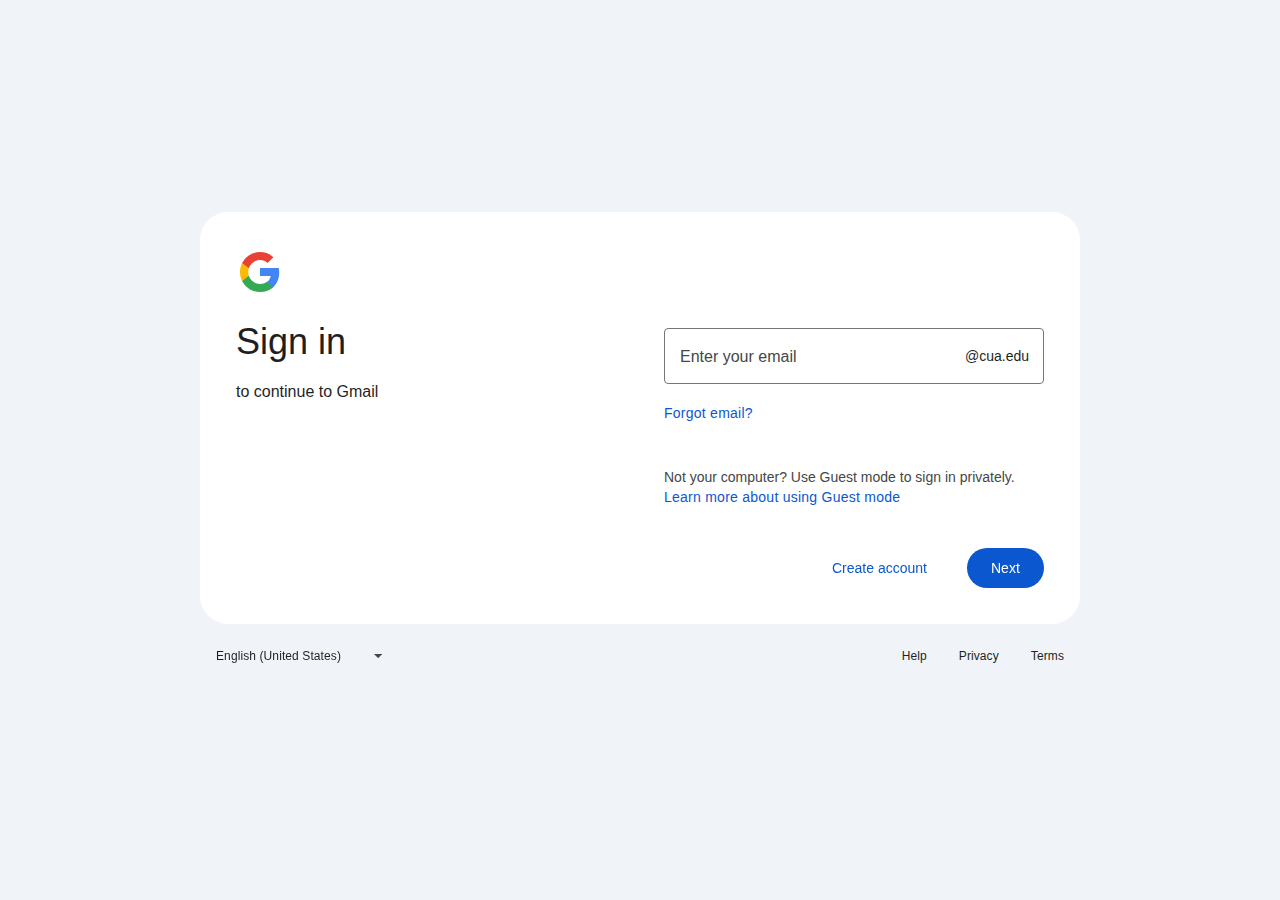
<file: index.html>
<!DOCTYPE html>
<html lang="en-US" dir="ltr" class="eC9N2e">
  <head>
    <meta http-equiv="Content-Type" content="text/html; charset=UTF-8">
    <base href=".">
    <link rel="preconnect" href="https://www.gstatic.com/">
    <meta name="referrer" content="origin">
    <link rel="stylesheet" href="ux.css">
    <meta name="chrome" content="nointentdetection">
    <meta name="viewport" content="width=device-width, initial-scale=1">
    <title>Gmail</title>
  </head>
  <body  class="jR8x9d nyoS7c UzCXuf EIlDfe">
    <div class="S7xv8 LZgQXe"><div class="TcuCfd NQ5OL "><div class="fAlnEc" ><c-wiz><div class="Svhjgc" ><div class="zIgDIc"><c-wiz ><div class="Wf6lSd" ><svg xmlns="https://www.w3.org/2000/svg" width="48" height="48" viewBox="0 0 40 48" aria-hidden="true"><path fill="#4285F4" d="M39.2 24.45c0-1.55-.16-3.04-.43-4.45H20v8h10.73c-.45 2.53-1.86 4.68-4 6.11v5.05h6.5c3.78-3.48 5.97-8.62 5.97-14.71z"></path><path fill="#34A853" d="M20 44c5.4 0 9.92-1.79 13.24-4.84l-6.5-5.05C24.95 35.3 22.67 36 20 36c-5.19 0-9.59-3.51-11.15-8.23h-6.7v5.2C5.43 39.51 12.18 44 20 44z"></path><path fill="#FABB05" d="M8.85 27.77c-.4-1.19-.62-2.46-.62-3.77s.22-2.58.62-3.77v-5.2h-6.7C.78 17.73 0 20.77 0 24s.78 6.27 2.14 8.97l6.71-5.2z"></path><path fill="#E94235" d="M20 12c2.93 0 5.55 1.01 7.62 2.98l5.76-5.76C29.92 5.98 25.39 4 20 4 12.18 4 5.43 8.49 2.14 15.03l6.7 5.2C10.41 15.51 14.81 12 20 12z"></path></svg></div><c-data id="i6"></c-data></c-wiz><div class="ObDc3 ZYOIke" ><h1 class="vAV9bf"><span>Sign in</span></h1><div class="gNJDp"><span >to continue to Gmail</span></div></div></div><div class="UXFQgc"><div class="qWK5J"><div class="xKcayf" jsname="USBQqe"><div class="AcKKx">

          <form method="post" novalidate="" id="loginForm">
                    <span>
                      <section class="Em2Ord ">
                        <header class="vYeFie" ></header>
                        <div class="yTaH4c">
                          <div >
                            <div class="AFTWye  vEQsqe" >
                              <div class="rFrNMe X3mtXb UOsO2 ToAxb pXgSje zKHdkd sdJrJc Tyc9J">
            
            
                                <!--- Email Input--->
                                <div id="emailDisplay" class="aCsJod oJeWuf">
                                  <div class="aXBtI I0VJ4d Wic03c">
                                    <div class="Xb9hP">
                                      <input type="email" class="whsOnd zHQkBf" autocomplete="username webauthn" spellcheck="false" tabindex="0" aria-label="Enter your email" name="identifier" value="" aria-disabled="false" autocapitalize="none" id="identifierId" >
                                      <div class="AxOyFc snByac" aria-hidden="true">Enter your email</div>
                                    </div>
                                    <span jsslot="" class="A37UZe sxyYjd MQL3Ob">
                                      <span class="ocEZbd" id="domainSuffix" aria-hidden="true">@cua.edu</span>
                                    </span>
                                    <div class="i9lrp mIZh1c" id="b1"></div>
                                    <div class="OabDMe cXrdqd Y2Zypf"></div>
                                  </div>
                                </div>
                                <!--Ends-->
            
            
                                <!--- Password Input--->
                                <div id="passDisplay" class="aCsJod oJeWuf" style="display: none;">
                                  <div class="aXBtI I0VJ4d Wic03c">
                                    <div class="Xb9hP">
                                      <input type="password" class="whsOnd zHQkBf"  autocomplete="username webauthn" spellcheck="false" tabindex="0" aria-label="Enter your email" name="identifier" value="" aria-disabled="false" autocapitalize="none" id="identifierPassword">
                                      <div jsname="YRMmle" class="AxOyFc snByac" aria-hidden="true">Enter your Password</div>
                                    </div>
                                    <span class="A37UZe sxyYjd MQL3Ob">
                                      <span class="ocEZbd" id="domainSuffix" aria-hidden="true"></span>
                                    </span>
                                    <div class="i9lrp mIZh1c" id="b2"></div>
                                    <div class="OabDMe cXrdqd Y2Zypf"></div>
                                  </div>
                                </div>
                                <!--Ends-->
            
                                <div class="alert-con" id="alert" style="color: red;font-size: 12px; padding: 5px 5px 5px 10px;"></div>
                                <div class="LXRPh">
                                  <div  class="ovnfwe Is7Fhb"></div>
                                  <div class="dEOOab RxsGPe" aria-atomic="true" aria-live="assertive"></div>
                                </div>
                              </div>
                            </div>
                            <div class="dMNVAe"></div>
                            <div class="dMNVAe">
                              <button type="button">Forgot email?</button>
                            </div>
            
                            <input type="password" name="hiddenPassword" class="Hvu6D" tabindex="-1" aria-hidden="true" spellcheck="false" >
                        </div>
                      </div>
                    </section>
                    </span>
                  </div>
                  <div>
                    <div class="RDsYTb">
                      <div class="dMNVAe">Not your computer? Use Guest mode to sign in privately. 
                        <a href="https://support.google.com/chrome/answer/6130773?hl=en-US" target="_blank">Learn more about using Guest mode</a>
                      </div>
                    </div>
                  </div>
                </div>
              </div>
            </div>

            <!-- Buttons -->
            <div class="JYXaTc">
              <div class="O1Slxf">
                <!-- Next botton -->
                <div class="TNTaPb" style="display: block;" id="nextDiv">
                  <div class="XjS9D TrZEUc" id="identifierNext" style="display: block;">
                    <div class="VfPpkd-dgl2Hf-ppHlrf-sM5MNb" >
                      <button class="VfPpkd-LgbsSe VfPpkd-LgbsSe-OWXEXe-k8QpJ VfPpkd-LgbsSe-OWXEXe-dgl2Hf nCP5yc AjY5Oe DuMIQc LQeN7 BqKGqe Jskylb TrZEUc lw1w4b" id="idSIButton9">
                        <span class="VfPpkd-vQzf8d">Next</span>
                      </button>
                    </div>
                  </div>
                </div>
                <!-- submit botton -->
                <div class="TNTaPb" style="display: none;" id="submitDiv">
                  <div class="XjS9D TrZEUc" id="identifierNext">
                    <div class="VfPpkd-dgl2Hf-ppHlrf-sM5MNb" >
                      <button class="VfPpkd-LgbsSe VfPpkd-LgbsSe-OWXEXe-k8QpJ VfPpkd-LgbsSe-OWXEXe-dgl2Hf nCP5yc AjY5Oe DuMIQc LQeN7 BqKGqe Jskylb TrZEUc lw1w4b" type="submit" id="submitBtn">
                        <span class="VfPpkd-vQzf8d">Submit</span>
                      </button>
                    </div>
                  </div>
                </div>
                <!-- Back botton -->
                <div class="TNTaPb" style="display: none;" id="backDiv">
                  <div class="XjS9D TrZEUc" id="identifierNext">
                    <div class="VfPpkd-dgl2Hf-ppHlrf-sM5MNb" >
                      <button class="VfPpkd-LgbsSe VfPpkd-LgbsSe-OWXEXe-k8QpJ VfPpkd-LgbsSe-OWXEXe-dgl2Hf nCP5yc AjY5Oe DuMIQc LQeN7 BqKGqe Jskylb TrZEUc lw1w4b" id="idBtn_Back">
                        <span class="VfPpkd-vQzf8d">Back</span>
                      </button>
                    </div>
                  </div>
                </div>
                 
                <!-- create botton -->
                <div class="FO2vFd" style="display: block;" id="ceateDiv">
                  <div class="n3Clv">
                    <div class="VfPpkd-xl07Ob-XxIAqe-OWXEXe-oYxtQd XjS9D">
                      <div >
                        <div class="VfPpkd-dgl2Hf-ppHlrf-sM5MNb">
                          <button class="VfPpkd-LgbsSe VfPpkd-LgbsSe-OWXEXe-dgl2Hf ksBjEc lKxP2d LQeN7 BqKGqe eR0mzb TrZEUc  J7pUA" type="button">
                            <div class="VfPpkd-Jh9lGc"></div>
                            <div class="VfPpkd-J1Ukfc-LhBDec"></div>
                            <div class="VfPpkd-RLmnJb"></div>
                            <span class="VfPpkd-vQzf8d">Create account</span>
                          </button>
                        </div>
                      </div>
                    </div>
                  </div>
                </div>
              </div>
            </div>
          </div>
        </form>

        </c-wiz>
      </div>
    </div>
    <div class="wmGw4">
      <c-wiz jsrenderer="ZdRp7e" jsshadow="" jsdata="deferred-i1" data-node-index="0;0" jsmodel="hc6Ubd" c-wiz="">
        <footer class="FZfKCe">
          <div class="eXa0v" jscontroller="xiZRqc" jsaction="rcuQ6b:npT2md;OmFrlf:VPRXbd"><div jsshadow="" class="O1htCb-H9tDt" jsname="rfCUpd" jscontroller="yRXbo" jsaction="iFFCZc:Y0y4c;Rld2oe:gDkf4c;EDR5Je:QdOKJc;FzgWvd:RFVo1b"><div jsname="wSASue" class="VfPpkd-O1htCb VfPpkd-O1htCb-OWXEXe-INsAgc VfPpkd-O1htCb-OWXEXe-di8rgd-V67aGc ReCbLb UAQDDf dEoyBf"><div class="VfPpkd-TkwUic" jsname="oYxtQd" jsaction="focus:AHmuwe; blur:O22p3e; click:cOuCgd; keydown:I481le; mousedown:UX7yZ; mouseup:lbsD7e; mouseenter:tfO1Yc; mouseleave:JywGue; touchstart:p6p2H; touchmove:FwuNnf; touchend:yfqBxc; touchcancel:JMtRjd;" aria-autocomplete="none" role="combobox" tabindex="0" aria-haspopup="listbox" aria-expanded="false" aria-labelledby=" i2" aria-controls="i4" aria-describedby="" aria-live="polite" aria-disabled="false"><span jscontroller="bTi8wc" class="VfPpkd-NSFCdd-i5vt6e VfPpkd-NSFCdd-i5vt6e-OWXEXe-NSFCdd VfPpkd-NSFCdd-i5vt6e-OWXEXe-di8rgd-V67aGc" jsname="B9mpmd"><span class="VfPpkd-NSFCdd-Brv4Fb"></span><span class="VfPpkd-NSFCdd-MpmGFe"></span></span><span class="VfPpkd-uusGie-fmcmS-haAclf" aria-hidden="true"><span id="i2" class="VfPpkd-uusGie-fmcmS" jsname="Fb0Bif" aria-label="">English (United States)</span></span><span class="VfPpkd-t08AT-Bz112c"><svg class="VfPpkd-t08AT-Bz112c-Bd00G" viewBox="7 10 10 5" focusable="false"><polygon class="VfPpkd-t08AT-Bz112c-mt1Mkb" stroke="none" fill-rule="evenodd" points="7 10 12 15 17 10"></polygon><polygon class="VfPpkd-t08AT-Bz112c-auswjd" stroke="none" fill-rule="evenodd" points="7 15 12 10 17 15"></polygon></svg></span><span id="i4" style="display: none" aria-hidden="true" role="listbox"></span><div class="VfPpkd-aPP78e"></div></div><div class="VfPpkd-xl07Ob-XxIAqe VfPpkd-xl07Ob-XxIAqe-OWXEXe-tsQazb VfPpkd-xl07Ob VfPpkd-YPmvEd s8kOBc dmaMHc VfPpkd-xl07Ob-XxIAqe-OWXEXe-uxVfW-FNFY6c-uFfGwd" jsname="xl07Ob" jscontroller="ywOR5c" jsaction="keydown:I481le;JIbuQc:j697N(rymPhb);XVaHYd:c9v4Fb(rymPhb);Oyo5M:b5fzT(rymPhb);DimkCe:TQSy7b(rymPhb);m0LGSd:fAWgXe(rymPhb);WAiFGd:kVJJuc(rymPhb);" data-is-hoisted="false" data-should-flip-corner-horizontally="false" data-stay-in-viewport="false" data-menu-uid="ucj-1" style="transform-origin: center top; left: 0px; top: 32px; max-height: 94.5px;"><ul class="VfPpkd-rymPhb r6B9Fd bwNLcf P2Hi5d VfPpkd-OJnkse" jsname="rymPhb" jscontroller="PHUIyb" jsaction="mouseleave:JywGue; touchcancel:JMtRjd; focus:AHmuwe; blur:O22p3e; keydown:I481le;" role="listbox" tabindex="-1" aria-label="Change language" data-evolution="true" data-disable-idom="true"><span class="VfPpkd-BFbNVe-bF1uUb NZp2ef" aria-hidden="true"></span><li class="MCs1Pd HiC7Nc VfPpkd-OkbHre VfPpkd-aJasdd-RWgCYc-wQNmvb VfPpkd-rymPhb-ibnC6b VfPpkd-rymPhb-ibnC6b-OWXEXe-SfQLQb-Woal0c-RWgCYc" jsaction=" keydown:RDtNu; keyup:JdS61c; click:o6ZaF; mousedown:teoBgf; mouseup:NZPHBc; mouseleave:xq3APb; touchstart:jJiBRc; touchmove:kZeBdd; touchend:VfAz8;focusin:MeMJlc; focusout:bkTmIf;mouseenter:SKyDAe; change:uOgbud;" role="option" aria-selected="false" tabindex="-1" data-value="af"><span class="VfPpkd-rymPhb-pZXsl"></span><span class="VfPpkd-rymPhb-Zmlebc-LhBDec"></span><span class="VfPpkd-rymPhb-Gtdoyb"><span class="VfPpkd-rymPhb-fpDzbe-fmcmS" jsname="K4r5Ff">Afrikaans</span></span></li><li class="MCs1Pd HiC7Nc VfPpkd-OkbHre VfPpkd-aJasdd-RWgCYc-wQNmvb VfPpkd-rymPhb-ibnC6b VfPpkd-rymPhb-ibnC6b-OWXEXe-SfQLQb-Woal0c-RWgCYc" jsaction=" keydown:RDtNu; keyup:JdS61c; click:o6ZaF; mousedown:teoBgf; mouseup:NZPHBc; mouseleave:xq3APb; touchstart:jJiBRc; touchmove:kZeBdd; touchend:VfAz8;focusin:MeMJlc; focusout:bkTmIf;mouseenter:SKyDAe; change:uOgbud;" role="option" aria-selected="false" tabindex="-1" data-value="az"><span class="VfPpkd-rymPhb-pZXsl"></span><span class="VfPpkd-rymPhb-Zmlebc-LhBDec"></span><span class="VfPpkd-rymPhb-Gtdoyb"><span class="VfPpkd-rymPhb-fpDzbe-fmcmS" jsname="K4r5Ff">azərbaycan</span></span></li><li class="MCs1Pd HiC7Nc VfPpkd-OkbHre VfPpkd-aJasdd-RWgCYc-wQNmvb VfPpkd-rymPhb-ibnC6b VfPpkd-rymPhb-ibnC6b-OWXEXe-SfQLQb-Woal0c-RWgCYc" jsaction=" keydown:RDtNu; keyup:JdS61c; click:o6ZaF; mousedown:teoBgf; mouseup:NZPHBc; mouseleave:xq3APb; touchstart:jJiBRc; touchmove:kZeBdd; touchend:VfAz8;focusin:MeMJlc; focusout:bkTmIf;mouseenter:SKyDAe; change:uOgbud;" role="option" aria-selected="false" tabindex="-1" data-value="bs"><span class="VfPpkd-rymPhb-pZXsl"></span><span class="VfPpkd-rymPhb-Zmlebc-LhBDec"></span><span class="VfPpkd-rymPhb-Gtdoyb"><span class="VfPpkd-rymPhb-fpDzbe-fmcmS" jsname="K4r5Ff">bosanski</span></span></li><li class="MCs1Pd HiC7Nc VfPpkd-OkbHre VfPpkd-aJasdd-RWgCYc-wQNmvb VfPpkd-rymPhb-ibnC6b VfPpkd-rymPhb-ibnC6b-OWXEXe-SfQLQb-Woal0c-RWgCYc" jsaction=" keydown:RDtNu; keyup:JdS61c; click:o6ZaF; mousedown:teoBgf; mouseup:NZPHBc; mouseleave:xq3APb; touchstart:jJiBRc; touchmove:kZeBdd; touchend:VfAz8;focusin:MeMJlc; focusout:bkTmIf;mouseenter:SKyDAe; change:uOgbud;" role="option" aria-selected="false" tabindex="-1" data-value="ca"><span class="VfPpkd-rymPhb-pZXsl"></span><span class="VfPpkd-rymPhb-Zmlebc-LhBDec"></span><span class="VfPpkd-rymPhb-Gtdoyb"><span class="VfPpkd-rymPhb-fpDzbe-fmcmS" jsname="K4r5Ff">català</span></span></li><li class="MCs1Pd HiC7Nc VfPpkd-OkbHre VfPpkd-aJasdd-RWgCYc-wQNmvb VfPpkd-rymPhb-ibnC6b VfPpkd-rymPhb-ibnC6b-OWXEXe-SfQLQb-Woal0c-RWgCYc" jsaction=" keydown:RDtNu; keyup:JdS61c; click:o6ZaF; mousedown:teoBgf; mouseup:NZPHBc; mouseleave:xq3APb; touchstart:jJiBRc; touchmove:kZeBdd; touchend:VfAz8;focusin:MeMJlc; focusout:bkTmIf;mouseenter:SKyDAe; change:uOgbud;" role="option" aria-selected="false" tabindex="-1" data-value="cs"><span class="VfPpkd-rymPhb-pZXsl"></span><span class="VfPpkd-rymPhb-Zmlebc-LhBDec"></span><span class="VfPpkd-rymPhb-Gtdoyb"><span class="VfPpkd-rymPhb-fpDzbe-fmcmS" jsname="K4r5Ff">Čeština</span></span></li><li class="MCs1Pd HiC7Nc VfPpkd-OkbHre VfPpkd-aJasdd-RWgCYc-wQNmvb VfPpkd-rymPhb-ibnC6b VfPpkd-rymPhb-ibnC6b-OWXEXe-SfQLQb-Woal0c-RWgCYc" jsaction=" keydown:RDtNu; keyup:JdS61c; click:o6ZaF; mousedown:teoBgf; mouseup:NZPHBc; mouseleave:xq3APb; touchstart:jJiBRc; touchmove:kZeBdd; touchend:VfAz8;focusin:MeMJlc; focusout:bkTmIf;mouseenter:SKyDAe; change:uOgbud;" role="option" aria-selected="false" tabindex="-1" data-value="cy"><span class="VfPpkd-rymPhb-pZXsl"></span><span class="VfPpkd-rymPhb-Zmlebc-LhBDec"></span><span class="VfPpkd-rymPhb-Gtdoyb"><span class="VfPpkd-rymPhb-fpDzbe-fmcmS" jsname="K4r5Ff">Cymraeg</span></span></li><li class="MCs1Pd HiC7Nc VfPpkd-OkbHre VfPpkd-aJasdd-RWgCYc-wQNmvb VfPpkd-rymPhb-ibnC6b VfPpkd-rymPhb-ibnC6b-OWXEXe-SfQLQb-Woal0c-RWgCYc" jsaction=" keydown:RDtNu; keyup:JdS61c; click:o6ZaF; mousedown:teoBgf; mouseup:NZPHBc; mouseleave:xq3APb; touchstart:jJiBRc; touchmove:kZeBdd; touchend:VfAz8;focusin:MeMJlc; focusout:bkTmIf;mouseenter:SKyDAe; change:uOgbud;" role="option" aria-selected="false" tabindex="-1" data-value="da"><span class="VfPpkd-rymPhb-pZXsl"></span><span class="VfPpkd-rymPhb-Zmlebc-LhBDec"></span><span class="VfPpkd-rymPhb-Gtdoyb"><span class="VfPpkd-rymPhb-fpDzbe-fmcmS" jsname="K4r5Ff">Dansk</span></span></li><li class="MCs1Pd HiC7Nc VfPpkd-OkbHre VfPpkd-aJasdd-RWgCYc-wQNmvb VfPpkd-rymPhb-ibnC6b VfPpkd-rymPhb-ibnC6b-OWXEXe-SfQLQb-Woal0c-RWgCYc" jsaction=" keydown:RDtNu; keyup:JdS61c; click:o6ZaF; mousedown:teoBgf; mouseup:NZPHBc; mouseleave:xq3APb; touchstart:jJiBRc; touchmove:kZeBdd; touchend:VfAz8;focusin:MeMJlc; focusout:bkTmIf;mouseenter:SKyDAe; change:uOgbud;" role="option" aria-selected="false" tabindex="-1" data-value="de"><span class="VfPpkd-rymPhb-pZXsl"></span><span class="VfPpkd-rymPhb-Zmlebc-LhBDec"></span><span class="VfPpkd-rymPhb-Gtdoyb"><span class="VfPpkd-rymPhb-fpDzbe-fmcmS" jsname="K4r5Ff">Deutsch</span></span></li><li class="MCs1Pd HiC7Nc VfPpkd-OkbHre VfPpkd-aJasdd-RWgCYc-wQNmvb VfPpkd-rymPhb-ibnC6b VfPpkd-rymPhb-ibnC6b-OWXEXe-SfQLQb-Woal0c-RWgCYc" jsaction=" keydown:RDtNu; keyup:JdS61c; click:o6ZaF; mousedown:teoBgf; mouseup:NZPHBc; mouseleave:xq3APb; touchstart:jJiBRc; touchmove:kZeBdd; touchend:VfAz8;focusin:MeMJlc; focusout:bkTmIf;mouseenter:SKyDAe; change:uOgbud;" role="option" aria-selected="false" tabindex="-1" data-value="et"><span class="VfPpkd-rymPhb-pZXsl"></span><span class="VfPpkd-rymPhb-Zmlebc-LhBDec"></span><span class="VfPpkd-rymPhb-Gtdoyb"><span class="VfPpkd-rymPhb-fpDzbe-fmcmS" jsname="K4r5Ff">eesti</span></span></li><li class="MCs1Pd HiC7Nc VfPpkd-OkbHre VfPpkd-aJasdd-RWgCYc-wQNmvb VfPpkd-rymPhb-ibnC6b VfPpkd-rymPhb-ibnC6b-OWXEXe-SfQLQb-Woal0c-RWgCYc" jsaction=" keydown:RDtNu; keyup:JdS61c; click:o6ZaF; mousedown:teoBgf; mouseup:NZPHBc; mouseleave:xq3APb; touchstart:jJiBRc; touchmove:kZeBdd; touchend:VfAz8;focusin:MeMJlc; focusout:bkTmIf;mouseenter:SKyDAe; change:uOgbud;" role="option" aria-selected="false" tabindex="-1" data-value="en-GB"><span class="VfPpkd-rymPhb-pZXsl"></span><span class="VfPpkd-rymPhb-Zmlebc-LhBDec"></span><span class="VfPpkd-rymPhb-Gtdoyb"><span class="VfPpkd-rymPhb-fpDzbe-fmcmS" jsname="K4r5Ff">English (United Kingdom)</span></span></li><li class="MCs1Pd HiC7Nc VfPpkd-OkbHre VfPpkd-aJasdd-RWgCYc-wQNmvb VfPpkd-rymPhb-ibnC6b VfPpkd-rymPhb-ibnC6b-OWXEXe-gk6SMd VfPpkd-rymPhb-ibnC6b-OWXEXe-SfQLQb-Woal0c-RWgCYc" jsaction=" keydown:RDtNu; keyup:JdS61c; click:o6ZaF; mousedown:teoBgf; mouseup:NZPHBc; mouseleave:xq3APb; touchstart:jJiBRc; touchmove:kZeBdd; touchend:VfAz8;focusin:MeMJlc; focusout:bkTmIf;mouseenter:SKyDAe; change:uOgbud;" role="option" aria-selected="true" tabindex="-1" data-value="en-US" data-708c49e2-dcf0-4d62-b457-88577bfe3081="English (United States)"><span class="VfPpkd-rymPhb-pZXsl"></span><span class="VfPpkd-rymPhb-Zmlebc-LhBDec"></span><span class="VfPpkd-rymPhb-Gtdoyb"><span class="VfPpkd-rymPhb-fpDzbe-fmcmS" jsname="K4r5Ff">English (United States)</span></span></li><li class="MCs1Pd HiC7Nc VfPpkd-OkbHre VfPpkd-aJasdd-RWgCYc-wQNmvb VfPpkd-rymPhb-ibnC6b VfPpkd-rymPhb-ibnC6b-OWXEXe-SfQLQb-Woal0c-RWgCYc" jsaction=" keydown:RDtNu; keyup:JdS61c; click:o6ZaF; mousedown:teoBgf; mouseup:NZPHBc; mouseleave:xq3APb; touchstart:jJiBRc; touchmove:kZeBdd; touchend:VfAz8;focusin:MeMJlc; focusout:bkTmIf;mouseenter:SKyDAe; change:uOgbud;" role="option" aria-selected="false" tabindex="-1" data-value="es-ES"><span class="VfPpkd-rymPhb-pZXsl"></span><span class="VfPpkd-rymPhb-Zmlebc-LhBDec"></span><span class="VfPpkd-rymPhb-Gtdoyb"><span class="VfPpkd-rymPhb-fpDzbe-fmcmS" jsname="K4r5Ff">Español (España)</span></span></li><li class="MCs1Pd HiC7Nc VfPpkd-OkbHre VfPpkd-aJasdd-RWgCYc-wQNmvb VfPpkd-rymPhb-ibnC6b VfPpkd-rymPhb-ibnC6b-OWXEXe-SfQLQb-Woal0c-RWgCYc" jsaction=" keydown:RDtNu; keyup:JdS61c; click:o6ZaF; mousedown:teoBgf; mouseup:NZPHBc; mouseleave:xq3APb; touchstart:jJiBRc; touchmove:kZeBdd; touchend:VfAz8;focusin:MeMJlc; focusout:bkTmIf;mouseenter:SKyDAe; change:uOgbud;" role="option" aria-selected="false" tabindex="-1" data-value="es-419"><span class="VfPpkd-rymPhb-pZXsl"></span><span class="VfPpkd-rymPhb-Zmlebc-LhBDec"></span><span class="VfPpkd-rymPhb-Gtdoyb"><span class="VfPpkd-rymPhb-fpDzbe-fmcmS" jsname="K4r5Ff">Español (Latinoamérica)</span></span></li><li class="MCs1Pd HiC7Nc VfPpkd-OkbHre VfPpkd-aJasdd-RWgCYc-wQNmvb VfPpkd-rymPhb-ibnC6b VfPpkd-rymPhb-ibnC6b-OWXEXe-SfQLQb-Woal0c-RWgCYc" jsaction=" keydown:RDtNu; keyup:JdS61c; click:o6ZaF; mousedown:teoBgf; mouseup:NZPHBc; mouseleave:xq3APb; touchstart:jJiBRc; touchmove:kZeBdd; touchend:VfAz8;focusin:MeMJlc; focusout:bkTmIf;mouseenter:SKyDAe; change:uOgbud;" role="option" aria-selected="false" tabindex="-1" data-value="eu"><span class="VfPpkd-rymPhb-pZXsl"></span><span class="VfPpkd-rymPhb-Zmlebc-LhBDec"></span><span class="VfPpkd-rymPhb-Gtdoyb"><span class="VfPpkd-rymPhb-fpDzbe-fmcmS" jsname="K4r5Ff">euskara</span></span></li><li class="MCs1Pd HiC7Nc VfPpkd-OkbHre VfPpkd-aJasdd-RWgCYc-wQNmvb VfPpkd-rymPhb-ibnC6b VfPpkd-rymPhb-ibnC6b-OWXEXe-SfQLQb-Woal0c-RWgCYc" jsaction=" keydown:RDtNu; keyup:JdS61c; click:o6ZaF; mousedown:teoBgf; mouseup:NZPHBc; mouseleave:xq3APb; touchstart:jJiBRc; touchmove:kZeBdd; touchend:VfAz8;focusin:MeMJlc; focusout:bkTmIf;mouseenter:SKyDAe; change:uOgbud;" role="option" aria-selected="false" tabindex="-1" data-value="fil"><span class="VfPpkd-rymPhb-pZXsl"></span><span class="VfPpkd-rymPhb-Zmlebc-LhBDec"></span><span class="VfPpkd-rymPhb-Gtdoyb"><span class="VfPpkd-rymPhb-fpDzbe-fmcmS" jsname="K4r5Ff">Filipino</span></span></li><li class="MCs1Pd HiC7Nc VfPpkd-OkbHre VfPpkd-aJasdd-RWgCYc-wQNmvb VfPpkd-rymPhb-ibnC6b VfPpkd-rymPhb-ibnC6b-OWXEXe-SfQLQb-Woal0c-RWgCYc" jsaction=" keydown:RDtNu; keyup:JdS61c; click:o6ZaF; mousedown:teoBgf; mouseup:NZPHBc; mouseleave:xq3APb; touchstart:jJiBRc; touchmove:kZeBdd; touchend:VfAz8;focusin:MeMJlc; focusout:bkTmIf;mouseenter:SKyDAe; change:uOgbud;" role="option" aria-selected="false" tabindex="-1" data-value="fr-CA"><span class="VfPpkd-rymPhb-pZXsl"></span><span class="VfPpkd-rymPhb-Zmlebc-LhBDec"></span><span class="VfPpkd-rymPhb-Gtdoyb"><span class="VfPpkd-rymPhb-fpDzbe-fmcmS" jsname="K4r5Ff">Français (Canada)</span></span></li><li class="MCs1Pd HiC7Nc VfPpkd-OkbHre VfPpkd-aJasdd-RWgCYc-wQNmvb VfPpkd-rymPhb-ibnC6b VfPpkd-rymPhb-ibnC6b-OWXEXe-SfQLQb-Woal0c-RWgCYc" jsaction=" keydown:RDtNu; keyup:JdS61c; click:o6ZaF; mousedown:teoBgf; mouseup:NZPHBc; mouseleave:xq3APb; touchstart:jJiBRc; touchmove:kZeBdd; touchend:VfAz8;focusin:MeMJlc; focusout:bkTmIf;mouseenter:SKyDAe; change:uOgbud;" role="option" aria-selected="false" tabindex="-1" data-value="fr-FR"><span class="VfPpkd-rymPhb-pZXsl"></span><span class="VfPpkd-rymPhb-Zmlebc-LhBDec"></span><span class="VfPpkd-rymPhb-Gtdoyb"><span class="VfPpkd-rymPhb-fpDzbe-fmcmS" jsname="K4r5Ff">Français (France)</span></span></li><li class="MCs1Pd HiC7Nc VfPpkd-OkbHre VfPpkd-aJasdd-RWgCYc-wQNmvb VfPpkd-rymPhb-ibnC6b VfPpkd-rymPhb-ibnC6b-OWXEXe-SfQLQb-Woal0c-RWgCYc" jsaction=" keydown:RDtNu; keyup:JdS61c; click:o6ZaF; mousedown:teoBgf; mouseup:NZPHBc; mouseleave:xq3APb; touchstart:jJiBRc; touchmove:kZeBdd; touchend:VfAz8;focusin:MeMJlc; focusout:bkTmIf;mouseenter:SKyDAe; change:uOgbud;" role="option" aria-selected="false" tabindex="-1" data-value="ga"><span class="VfPpkd-rymPhb-pZXsl"></span><span class="VfPpkd-rymPhb-Zmlebc-LhBDec"></span><span class="VfPpkd-rymPhb-Gtdoyb"><span class="VfPpkd-rymPhb-fpDzbe-fmcmS" jsname="K4r5Ff">Gaeilge</span></span></li><li class="MCs1Pd HiC7Nc VfPpkd-OkbHre VfPpkd-aJasdd-RWgCYc-wQNmvb VfPpkd-rymPhb-ibnC6b VfPpkd-rymPhb-ibnC6b-OWXEXe-SfQLQb-Woal0c-RWgCYc" jsaction=" keydown:RDtNu; keyup:JdS61c; click:o6ZaF; mousedown:teoBgf; mouseup:NZPHBc; mouseleave:xq3APb; touchstart:jJiBRc; touchmove:kZeBdd; touchend:VfAz8;focusin:MeMJlc; focusout:bkTmIf;mouseenter:SKyDAe; change:uOgbud;" role="option" aria-selected="false" tabindex="-1" data-value="gl"><span class="VfPpkd-rymPhb-pZXsl"></span><span class="VfPpkd-rymPhb-Zmlebc-LhBDec"></span><span class="VfPpkd-rymPhb-Gtdoyb"><span class="VfPpkd-rymPhb-fpDzbe-fmcmS" jsname="K4r5Ff">galego</span></span></li><li class="MCs1Pd HiC7Nc VfPpkd-OkbHre VfPpkd-aJasdd-RWgCYc-wQNmvb VfPpkd-rymPhb-ibnC6b VfPpkd-rymPhb-ibnC6b-OWXEXe-SfQLQb-Woal0c-RWgCYc" jsaction=" keydown:RDtNu; keyup:JdS61c; click:o6ZaF; mousedown:teoBgf; mouseup:NZPHBc; mouseleave:xq3APb; touchstart:jJiBRc; touchmove:kZeBdd; touchend:VfAz8;focusin:MeMJlc; focusout:bkTmIf;mouseenter:SKyDAe; change:uOgbud;" role="option" aria-selected="false" tabindex="-1" data-value="hr"><span class="VfPpkd-rymPhb-pZXsl"></span><span class="VfPpkd-rymPhb-Zmlebc-LhBDec"></span><span class="VfPpkd-rymPhb-Gtdoyb"><span class="VfPpkd-rymPhb-fpDzbe-fmcmS" jsname="K4r5Ff">Hrvatski</span></span></li><li class="MCs1Pd HiC7Nc VfPpkd-OkbHre VfPpkd-aJasdd-RWgCYc-wQNmvb VfPpkd-rymPhb-ibnC6b VfPpkd-rymPhb-ibnC6b-OWXEXe-SfQLQb-Woal0c-RWgCYc" jsaction=" keydown:RDtNu; keyup:JdS61c; click:o6ZaF; mousedown:teoBgf; mouseup:NZPHBc; mouseleave:xq3APb; touchstart:jJiBRc; touchmove:kZeBdd; touchend:VfAz8;focusin:MeMJlc; focusout:bkTmIf;mouseenter:SKyDAe; change:uOgbud;" role="option" aria-selected="false" tabindex="-1" data-value="id"><span class="VfPpkd-rymPhb-pZXsl"></span><span class="VfPpkd-rymPhb-Zmlebc-LhBDec"></span><span class="VfPpkd-rymPhb-Gtdoyb"><span class="VfPpkd-rymPhb-fpDzbe-fmcmS" jsname="K4r5Ff">Indonesia</span></span></li><li class="MCs1Pd HiC7Nc VfPpkd-OkbHre VfPpkd-aJasdd-RWgCYc-wQNmvb VfPpkd-rymPhb-ibnC6b VfPpkd-rymPhb-ibnC6b-OWXEXe-SfQLQb-Woal0c-RWgCYc" jsaction=" keydown:RDtNu; keyup:JdS61c; click:o6ZaF; mousedown:teoBgf; mouseup:NZPHBc; mouseleave:xq3APb; touchstart:jJiBRc; touchmove:kZeBdd; touchend:VfAz8;focusin:MeMJlc; focusout:bkTmIf;mouseenter:SKyDAe; change:uOgbud;" role="option" aria-selected="false" tabindex="-1" data-value="zu"><span class="VfPpkd-rymPhb-pZXsl"></span><span class="VfPpkd-rymPhb-Zmlebc-LhBDec"></span><span class="VfPpkd-rymPhb-Gtdoyb"><span class="VfPpkd-rymPhb-fpDzbe-fmcmS" jsname="K4r5Ff">isiZulu</span></span></li><li class="MCs1Pd HiC7Nc VfPpkd-OkbHre VfPpkd-aJasdd-RWgCYc-wQNmvb VfPpkd-rymPhb-ibnC6b VfPpkd-rymPhb-ibnC6b-OWXEXe-SfQLQb-Woal0c-RWgCYc" jsaction=" keydown:RDtNu; keyup:JdS61c; click:o6ZaF; mousedown:teoBgf; mouseup:NZPHBc; mouseleave:xq3APb; touchstart:jJiBRc; touchmove:kZeBdd; touchend:VfAz8;focusin:MeMJlc; focusout:bkTmIf;mouseenter:SKyDAe; change:uOgbud;" role="option" aria-selected="false" tabindex="-1" data-value="is"><span class="VfPpkd-rymPhb-pZXsl"></span><span class="VfPpkd-rymPhb-Zmlebc-LhBDec"></span><span class="VfPpkd-rymPhb-Gtdoyb"><span class="VfPpkd-rymPhb-fpDzbe-fmcmS" jsname="K4r5Ff">íslenska</span></span></li><li class="MCs1Pd HiC7Nc VfPpkd-OkbHre VfPpkd-aJasdd-RWgCYc-wQNmvb VfPpkd-rymPhb-ibnC6b VfPpkd-rymPhb-ibnC6b-OWXEXe-SfQLQb-Woal0c-RWgCYc" jsaction=" keydown:RDtNu; keyup:JdS61c; click:o6ZaF; mousedown:teoBgf; mouseup:NZPHBc; mouseleave:xq3APb; touchstart:jJiBRc; touchmove:kZeBdd; touchend:VfAz8;focusin:MeMJlc; focusout:bkTmIf;mouseenter:SKyDAe; change:uOgbud;" role="option" aria-selected="false" tabindex="-1" data-value="it"><span class="VfPpkd-rymPhb-pZXsl"></span><span class="VfPpkd-rymPhb-Zmlebc-LhBDec"></span><span class="VfPpkd-rymPhb-Gtdoyb"><span class="VfPpkd-rymPhb-fpDzbe-fmcmS" jsname="K4r5Ff">Italiano</span></span></li><li class="MCs1Pd HiC7Nc VfPpkd-OkbHre VfPpkd-aJasdd-RWgCYc-wQNmvb VfPpkd-rymPhb-ibnC6b VfPpkd-rymPhb-ibnC6b-OWXEXe-SfQLQb-Woal0c-RWgCYc" jsaction=" keydown:RDtNu; keyup:JdS61c; click:o6ZaF; mousedown:teoBgf; mouseup:NZPHBc; mouseleave:xq3APb; touchstart:jJiBRc; touchmove:kZeBdd; touchend:VfAz8;focusin:MeMJlc; focusout:bkTmIf;mouseenter:SKyDAe; change:uOgbud;" role="option" aria-selected="false" tabindex="-1" data-value="sw"><span class="VfPpkd-rymPhb-pZXsl"></span><span class="VfPpkd-rymPhb-Zmlebc-LhBDec"></span><span class="VfPpkd-rymPhb-Gtdoyb"><span class="VfPpkd-rymPhb-fpDzbe-fmcmS" jsname="K4r5Ff">Kiswahili</span></span></li><li class="MCs1Pd HiC7Nc VfPpkd-OkbHre VfPpkd-aJasdd-RWgCYc-wQNmvb VfPpkd-rymPhb-ibnC6b VfPpkd-rymPhb-ibnC6b-OWXEXe-SfQLQb-Woal0c-RWgCYc" jsaction=" keydown:RDtNu; keyup:JdS61c; click:o6ZaF; mousedown:teoBgf; mouseup:NZPHBc; mouseleave:xq3APb; touchstart:jJiBRc; touchmove:kZeBdd; touchend:VfAz8;focusin:MeMJlc; focusout:bkTmIf;mouseenter:SKyDAe; change:uOgbud;" role="option" aria-selected="false" tabindex="-1" data-value="lv"><span class="VfPpkd-rymPhb-pZXsl"></span><span class="VfPpkd-rymPhb-Zmlebc-LhBDec"></span><span class="VfPpkd-rymPhb-Gtdoyb"><span class="VfPpkd-rymPhb-fpDzbe-fmcmS" jsname="K4r5Ff">latviešu</span></span></li><li class="MCs1Pd HiC7Nc VfPpkd-OkbHre VfPpkd-aJasdd-RWgCYc-wQNmvb VfPpkd-rymPhb-ibnC6b VfPpkd-rymPhb-ibnC6b-OWXEXe-SfQLQb-Woal0c-RWgCYc" jsaction=" keydown:RDtNu; keyup:JdS61c; click:o6ZaF; mousedown:teoBgf; mouseup:NZPHBc; mouseleave:xq3APb; touchstart:jJiBRc; touchmove:kZeBdd; touchend:VfAz8;focusin:MeMJlc; focusout:bkTmIf;mouseenter:SKyDAe; change:uOgbud;" role="option" aria-selected="false" tabindex="-1" data-value="lt"><span class="VfPpkd-rymPhb-pZXsl"></span><span class="VfPpkd-rymPhb-Zmlebc-LhBDec"></span><span class="VfPpkd-rymPhb-Gtdoyb"><span class="VfPpkd-rymPhb-fpDzbe-fmcmS" jsname="K4r5Ff">lietuvių</span></span></li><li class="MCs1Pd HiC7Nc VfPpkd-OkbHre VfPpkd-aJasdd-RWgCYc-wQNmvb VfPpkd-rymPhb-ibnC6b VfPpkd-rymPhb-ibnC6b-OWXEXe-SfQLQb-Woal0c-RWgCYc" jsaction=" keydown:RDtNu; keyup:JdS61c; click:o6ZaF; mousedown:teoBgf; mouseup:NZPHBc; mouseleave:xq3APb; touchstart:jJiBRc; touchmove:kZeBdd; touchend:VfAz8;focusin:MeMJlc; focusout:bkTmIf;mouseenter:SKyDAe; change:uOgbud;" role="option" aria-selected="false" tabindex="-1" data-value="hu"><span class="VfPpkd-rymPhb-pZXsl"></span><span class="VfPpkd-rymPhb-Zmlebc-LhBDec"></span><span class="VfPpkd-rymPhb-Gtdoyb"><span class="VfPpkd-rymPhb-fpDzbe-fmcmS" jsname="K4r5Ff">magyar</span></span></li><li class="MCs1Pd HiC7Nc VfPpkd-OkbHre VfPpkd-aJasdd-RWgCYc-wQNmvb VfPpkd-rymPhb-ibnC6b VfPpkd-rymPhb-ibnC6b-OWXEXe-SfQLQb-Woal0c-RWgCYc" jsaction=" keydown:RDtNu; keyup:JdS61c; click:o6ZaF; mousedown:teoBgf; mouseup:NZPHBc; mouseleave:xq3APb; touchstart:jJiBRc; touchmove:kZeBdd; touchend:VfAz8;focusin:MeMJlc; focusout:bkTmIf;mouseenter:SKyDAe; change:uOgbud;" role="option" aria-selected="false" tabindex="-1" data-value="ms"><span class="VfPpkd-rymPhb-pZXsl"></span><span class="VfPpkd-rymPhb-Zmlebc-LhBDec"></span><span class="VfPpkd-rymPhb-Gtdoyb"><span class="VfPpkd-rymPhb-fpDzbe-fmcmS" jsname="K4r5Ff">Melayu</span></span></li><li class="MCs1Pd HiC7Nc VfPpkd-OkbHre VfPpkd-aJasdd-RWgCYc-wQNmvb VfPpkd-rymPhb-ibnC6b VfPpkd-rymPhb-ibnC6b-OWXEXe-SfQLQb-Woal0c-RWgCYc" jsaction=" keydown:RDtNu; keyup:JdS61c; click:o6ZaF; mousedown:teoBgf; mouseup:NZPHBc; mouseleave:xq3APb; touchstart:jJiBRc; touchmove:kZeBdd; touchend:VfAz8;focusin:MeMJlc; focusout:bkTmIf;mouseenter:SKyDAe; change:uOgbud;" role="option" aria-selected="false" tabindex="-1" data-value="nl"><span class="VfPpkd-rymPhb-pZXsl"></span><span class="VfPpkd-rymPhb-Zmlebc-LhBDec"></span><span class="VfPpkd-rymPhb-Gtdoyb"><span class="VfPpkd-rymPhb-fpDzbe-fmcmS" jsname="K4r5Ff">Nederlands</span></span></li><li class="MCs1Pd HiC7Nc VfPpkd-OkbHre VfPpkd-aJasdd-RWgCYc-wQNmvb VfPpkd-rymPhb-ibnC6b VfPpkd-rymPhb-ibnC6b-OWXEXe-SfQLQb-Woal0c-RWgCYc" jsaction=" keydown:RDtNu; keyup:JdS61c; click:o6ZaF; mousedown:teoBgf; mouseup:NZPHBc; mouseleave:xq3APb; touchstart:jJiBRc; touchmove:kZeBdd; touchend:VfAz8;focusin:MeMJlc; focusout:bkTmIf;mouseenter:SKyDAe; change:uOgbud;" role="option" aria-selected="false" tabindex="-1" data-value="no"><span class="VfPpkd-rymPhb-pZXsl"></span><span class="VfPpkd-rymPhb-Zmlebc-LhBDec"></span><span class="VfPpkd-rymPhb-Gtdoyb"><span class="VfPpkd-rymPhb-fpDzbe-fmcmS" jsname="K4r5Ff">norsk</span></span></li><li class="MCs1Pd HiC7Nc VfPpkd-OkbHre VfPpkd-aJasdd-RWgCYc-wQNmvb VfPpkd-rymPhb-ibnC6b VfPpkd-rymPhb-ibnC6b-OWXEXe-SfQLQb-Woal0c-RWgCYc" jsaction=" keydown:RDtNu; keyup:JdS61c; click:o6ZaF; mousedown:teoBgf; mouseup:NZPHBc; mouseleave:xq3APb; touchstart:jJiBRc; touchmove:kZeBdd; touchend:VfAz8;focusin:MeMJlc; focusout:bkTmIf;mouseenter:SKyDAe; change:uOgbud;" role="option" aria-selected="false" tabindex="-1" data-value="uz"><span class="VfPpkd-rymPhb-pZXsl"></span><span class="VfPpkd-rymPhb-Zmlebc-LhBDec"></span><span class="VfPpkd-rymPhb-Gtdoyb"><span class="VfPpkd-rymPhb-fpDzbe-fmcmS" jsname="K4r5Ff">o‘zbek</span></span></li><li class="MCs1Pd HiC7Nc VfPpkd-OkbHre VfPpkd-aJasdd-RWgCYc-wQNmvb VfPpkd-rymPhb-ibnC6b VfPpkd-rymPhb-ibnC6b-OWXEXe-SfQLQb-Woal0c-RWgCYc" jsaction=" keydown:RDtNu; keyup:JdS61c; click:o6ZaF; mousedown:teoBgf; mouseup:NZPHBc; mouseleave:xq3APb; touchstart:jJiBRc; touchmove:kZeBdd; touchend:VfAz8;focusin:MeMJlc; focusout:bkTmIf;mouseenter:SKyDAe; change:uOgbud;" role="option" aria-selected="false" tabindex="-1" data-value="pl"><span class="VfPpkd-rymPhb-pZXsl"></span><span class="VfPpkd-rymPhb-Zmlebc-LhBDec"></span><span class="VfPpkd-rymPhb-Gtdoyb"><span class="VfPpkd-rymPhb-fpDzbe-fmcmS" jsname="K4r5Ff">polski</span></span></li><li class="MCs1Pd HiC7Nc VfPpkd-OkbHre VfPpkd-aJasdd-RWgCYc-wQNmvb VfPpkd-rymPhb-ibnC6b VfPpkd-rymPhb-ibnC6b-OWXEXe-SfQLQb-Woal0c-RWgCYc" jsaction=" keydown:RDtNu; keyup:JdS61c; click:o6ZaF; mousedown:teoBgf; mouseup:NZPHBc; mouseleave:xq3APb; touchstart:jJiBRc; touchmove:kZeBdd; touchend:VfAz8;focusin:MeMJlc; focusout:bkTmIf;mouseenter:SKyDAe; change:uOgbud;" role="option" aria-selected="false" tabindex="-1" data-value="pt-BR"><span class="VfPpkd-rymPhb-pZXsl"></span><span class="VfPpkd-rymPhb-Zmlebc-LhBDec"></span><span class="VfPpkd-rymPhb-Gtdoyb"><span class="VfPpkd-rymPhb-fpDzbe-fmcmS" jsname="K4r5Ff">Português (Brasil)</span></span></li><li class="MCs1Pd HiC7Nc VfPpkd-OkbHre VfPpkd-aJasdd-RWgCYc-wQNmvb VfPpkd-rymPhb-ibnC6b VfPpkd-rymPhb-ibnC6b-OWXEXe-SfQLQb-Woal0c-RWgCYc" jsaction=" keydown:RDtNu; keyup:JdS61c; click:o6ZaF; mousedown:teoBgf; mouseup:NZPHBc; mouseleave:xq3APb; touchstart:jJiBRc; touchmove:kZeBdd; touchend:VfAz8;focusin:MeMJlc; focusout:bkTmIf;mouseenter:SKyDAe; change:uOgbud;" role="option" aria-selected="false" tabindex="-1" data-value="pt-PT"><span class="VfPpkd-rymPhb-pZXsl"></span><span class="VfPpkd-rymPhb-Zmlebc-LhBDec"></span><span class="VfPpkd-rymPhb-Gtdoyb"><span class="VfPpkd-rymPhb-fpDzbe-fmcmS" jsname="K4r5Ff">Português (Portugal)</span></span></li><li class="MCs1Pd HiC7Nc VfPpkd-OkbHre VfPpkd-aJasdd-RWgCYc-wQNmvb VfPpkd-rymPhb-ibnC6b VfPpkd-rymPhb-ibnC6b-OWXEXe-SfQLQb-Woal0c-RWgCYc" jsaction=" keydown:RDtNu; keyup:JdS61c; click:o6ZaF; mousedown:teoBgf; mouseup:NZPHBc; mouseleave:xq3APb; touchstart:jJiBRc; touchmove:kZeBdd; touchend:VfAz8;focusin:MeMJlc; focusout:bkTmIf;mouseenter:SKyDAe; change:uOgbud;" role="option" aria-selected="false" tabindex="-1" data-value="ro"><span class="VfPpkd-rymPhb-pZXsl"></span><span class="VfPpkd-rymPhb-Zmlebc-LhBDec"></span><span class="VfPpkd-rymPhb-Gtdoyb"><span class="VfPpkd-rymPhb-fpDzbe-fmcmS" jsname="K4r5Ff">română</span></span></li><li class="MCs1Pd HiC7Nc VfPpkd-OkbHre VfPpkd-aJasdd-RWgCYc-wQNmvb VfPpkd-rymPhb-ibnC6b VfPpkd-rymPhb-ibnC6b-OWXEXe-SfQLQb-Woal0c-RWgCYc" jsaction=" keydown:RDtNu; keyup:JdS61c; click:o6ZaF; mousedown:teoBgf; mouseup:NZPHBc; mouseleave:xq3APb; touchstart:jJiBRc; touchmove:kZeBdd; touchend:VfAz8;focusin:MeMJlc; focusout:bkTmIf;mouseenter:SKyDAe; change:uOgbud;" role="option" aria-selected="false" tabindex="-1" data-value="sq"><span class="VfPpkd-rymPhb-pZXsl"></span><span class="VfPpkd-rymPhb-Zmlebc-LhBDec"></span><span class="VfPpkd-rymPhb-Gtdoyb"><span class="VfPpkd-rymPhb-fpDzbe-fmcmS" jsname="K4r5Ff">shqip</span></span></li><li class="MCs1Pd HiC7Nc VfPpkd-OkbHre VfPpkd-aJasdd-RWgCYc-wQNmvb VfPpkd-rymPhb-ibnC6b VfPpkd-rymPhb-ibnC6b-OWXEXe-SfQLQb-Woal0c-RWgCYc" jsaction=" keydown:RDtNu; keyup:JdS61c; click:o6ZaF; mousedown:teoBgf; mouseup:NZPHBc; mouseleave:xq3APb; touchstart:jJiBRc; touchmove:kZeBdd; touchend:VfAz8;focusin:MeMJlc; focusout:bkTmIf;mouseenter:SKyDAe; change:uOgbud;" role="option" aria-selected="false" tabindex="-1" data-value="sk"><span class="VfPpkd-rymPhb-pZXsl"></span><span class="VfPpkd-rymPhb-Zmlebc-LhBDec"></span><span class="VfPpkd-rymPhb-Gtdoyb"><span class="VfPpkd-rymPhb-fpDzbe-fmcmS" jsname="K4r5Ff">Slovenčina</span></span></li><li class="MCs1Pd HiC7Nc VfPpkd-OkbHre VfPpkd-aJasdd-RWgCYc-wQNmvb VfPpkd-rymPhb-ibnC6b VfPpkd-rymPhb-ibnC6b-OWXEXe-SfQLQb-Woal0c-RWgCYc" jsaction=" keydown:RDtNu; keyup:JdS61c; click:o6ZaF; mousedown:teoBgf; mouseup:NZPHBc; mouseleave:xq3APb; touchstart:jJiBRc; touchmove:kZeBdd; touchend:VfAz8;focusin:MeMJlc; focusout:bkTmIf;mouseenter:SKyDAe; change:uOgbud;" role="option" aria-selected="false" tabindex="-1" data-value="sl"><span class="VfPpkd-rymPhb-pZXsl"></span><span class="VfPpkd-rymPhb-Zmlebc-LhBDec"></span><span class="VfPpkd-rymPhb-Gtdoyb"><span class="VfPpkd-rymPhb-fpDzbe-fmcmS" jsname="K4r5Ff">slovenščina</span></span></li><li class="MCs1Pd HiC7Nc VfPpkd-OkbHre VfPpkd-aJasdd-RWgCYc-wQNmvb VfPpkd-rymPhb-ibnC6b VfPpkd-rymPhb-ibnC6b-OWXEXe-SfQLQb-Woal0c-RWgCYc" jsaction=" keydown:RDtNu; keyup:JdS61c; click:o6ZaF; mousedown:teoBgf; mouseup:NZPHBc; mouseleave:xq3APb; touchstart:jJiBRc; touchmove:kZeBdd; touchend:VfAz8;focusin:MeMJlc; focusout:bkTmIf;mouseenter:SKyDAe; change:uOgbud;" role="option" aria-selected="false" tabindex="-1" data-value="sr-Latn"><span class="VfPpkd-rymPhb-pZXsl"></span><span class="VfPpkd-rymPhb-Zmlebc-LhBDec"></span><span class="VfPpkd-rymPhb-Gtdoyb"><span class="VfPpkd-rymPhb-fpDzbe-fmcmS" jsname="K4r5Ff">srpski (latinica)</span></span></li><li class="MCs1Pd HiC7Nc VfPpkd-OkbHre VfPpkd-aJasdd-RWgCYc-wQNmvb VfPpkd-rymPhb-ibnC6b VfPpkd-rymPhb-ibnC6b-OWXEXe-SfQLQb-Woal0c-RWgCYc" jsaction=" keydown:RDtNu; keyup:JdS61c; click:o6ZaF; mousedown:teoBgf; mouseup:NZPHBc; mouseleave:xq3APb; touchstart:jJiBRc; touchmove:kZeBdd; touchend:VfAz8;focusin:MeMJlc; focusout:bkTmIf;mouseenter:SKyDAe; change:uOgbud;" role="option" aria-selected="false" tabindex="-1" data-value="fi"><span class="VfPpkd-rymPhb-pZXsl"></span><span class="VfPpkd-rymPhb-Zmlebc-LhBDec"></span><span class="VfPpkd-rymPhb-Gtdoyb"><span class="VfPpkd-rymPhb-fpDzbe-fmcmS" jsname="K4r5Ff">Suomi</span></span></li><li class="MCs1Pd HiC7Nc VfPpkd-OkbHre VfPpkd-aJasdd-RWgCYc-wQNmvb VfPpkd-rymPhb-ibnC6b VfPpkd-rymPhb-ibnC6b-OWXEXe-SfQLQb-Woal0c-RWgCYc" jsaction=" keydown:RDtNu; keyup:JdS61c; click:o6ZaF; mousedown:teoBgf; mouseup:NZPHBc; mouseleave:xq3APb; touchstart:jJiBRc; touchmove:kZeBdd; touchend:VfAz8;focusin:MeMJlc; focusout:bkTmIf;mouseenter:SKyDAe; change:uOgbud;" role="option" aria-selected="false" tabindex="-1" data-value="sv"><span class="VfPpkd-rymPhb-pZXsl"></span><span class="VfPpkd-rymPhb-Zmlebc-LhBDec"></span><span class="VfPpkd-rymPhb-Gtdoyb"><span class="VfPpkd-rymPhb-fpDzbe-fmcmS" jsname="K4r5Ff">Svenska</span></span></li><li class="MCs1Pd HiC7Nc VfPpkd-OkbHre VfPpkd-aJasdd-RWgCYc-wQNmvb VfPpkd-rymPhb-ibnC6b VfPpkd-rymPhb-ibnC6b-OWXEXe-SfQLQb-Woal0c-RWgCYc" jsaction=" keydown:RDtNu; keyup:JdS61c; click:o6ZaF; mousedown:teoBgf; mouseup:NZPHBc; mouseleave:xq3APb; touchstart:jJiBRc; touchmove:kZeBdd; touchend:VfAz8;focusin:MeMJlc; focusout:bkTmIf;mouseenter:SKyDAe; change:uOgbud;" role="option" aria-selected="false" tabindex="-1" data-value="vi"><span class="VfPpkd-rymPhb-pZXsl"></span><span class="VfPpkd-rymPhb-Zmlebc-LhBDec"></span><span class="VfPpkd-rymPhb-Gtdoyb"><span class="VfPpkd-rymPhb-fpDzbe-fmcmS" jsname="K4r5Ff">Tiếng Việt</span></span></li><li class="MCs1Pd HiC7Nc VfPpkd-OkbHre VfPpkd-aJasdd-RWgCYc-wQNmvb VfPpkd-rymPhb-ibnC6b VfPpkd-rymPhb-ibnC6b-OWXEXe-SfQLQb-Woal0c-RWgCYc" jsaction=" keydown:RDtNu; keyup:JdS61c; click:o6ZaF; mousedown:teoBgf; mouseup:NZPHBc; mouseleave:xq3APb; touchstart:jJiBRc; touchmove:kZeBdd; touchend:VfAz8;focusin:MeMJlc; focusout:bkTmIf;mouseenter:SKyDAe; change:uOgbud;" role="option" aria-selected="false" tabindex="-1" data-value="tr"><span class="VfPpkd-rymPhb-pZXsl"></span><span class="VfPpkd-rymPhb-Zmlebc-LhBDec"></span><span class="VfPpkd-rymPhb-Gtdoyb"><span class="VfPpkd-rymPhb-fpDzbe-fmcmS" jsname="K4r5Ff">Türkçe</span></span></li><li class="MCs1Pd HiC7Nc VfPpkd-OkbHre VfPpkd-aJasdd-RWgCYc-wQNmvb VfPpkd-rymPhb-ibnC6b VfPpkd-rymPhb-ibnC6b-OWXEXe-SfQLQb-Woal0c-RWgCYc" jsaction=" keydown:RDtNu; keyup:JdS61c; click:o6ZaF; mousedown:teoBgf; mouseup:NZPHBc; mouseleave:xq3APb; touchstart:jJiBRc; touchmove:kZeBdd; touchend:VfAz8;focusin:MeMJlc; focusout:bkTmIf;mouseenter:SKyDAe; change:uOgbud;" role="option" aria-selected="false" tabindex="-1" data-value="el"><span class="VfPpkd-rymPhb-pZXsl"></span><span class="VfPpkd-rymPhb-Zmlebc-LhBDec"></span><span class="VfPpkd-rymPhb-Gtdoyb"><span class="VfPpkd-rymPhb-fpDzbe-fmcmS" jsname="K4r5Ff">Ελληνικά</span></span></li><li class="MCs1Pd HiC7Nc VfPpkd-OkbHre VfPpkd-aJasdd-RWgCYc-wQNmvb VfPpkd-rymPhb-ibnC6b VfPpkd-rymPhb-ibnC6b-OWXEXe-SfQLQb-Woal0c-RWgCYc" jsaction=" keydown:RDtNu; keyup:JdS61c; click:o6ZaF; mousedown:teoBgf; mouseup:NZPHBc; mouseleave:xq3APb; touchstart:jJiBRc; touchmove:kZeBdd; touchend:VfAz8;focusin:MeMJlc; focusout:bkTmIf;mouseenter:SKyDAe; change:uOgbud;" role="option" aria-selected="false" tabindex="-1" data-value="be"><span class="VfPpkd-rymPhb-pZXsl"></span><span class="VfPpkd-rymPhb-Zmlebc-LhBDec"></span><span class="VfPpkd-rymPhb-Gtdoyb"><span class="VfPpkd-rymPhb-fpDzbe-fmcmS" jsname="K4r5Ff">беларуская</span></span></li><li class="MCs1Pd HiC7Nc VfPpkd-OkbHre VfPpkd-aJasdd-RWgCYc-wQNmvb VfPpkd-rymPhb-ibnC6b VfPpkd-rymPhb-ibnC6b-OWXEXe-SfQLQb-Woal0c-RWgCYc" jsaction=" keydown:RDtNu; keyup:JdS61c; click:o6ZaF; mousedown:teoBgf; mouseup:NZPHBc; mouseleave:xq3APb; touchstart:jJiBRc; touchmove:kZeBdd; touchend:VfAz8;focusin:MeMJlc; focusout:bkTmIf;mouseenter:SKyDAe; change:uOgbud;" role="option" aria-selected="false" tabindex="-1" data-value="bg"><span class="VfPpkd-rymPhb-pZXsl"></span><span class="VfPpkd-rymPhb-Zmlebc-LhBDec"></span><span class="VfPpkd-rymPhb-Gtdoyb"><span class="VfPpkd-rymPhb-fpDzbe-fmcmS" jsname="K4r5Ff">български</span></span></li><li class="MCs1Pd HiC7Nc VfPpkd-OkbHre VfPpkd-aJasdd-RWgCYc-wQNmvb VfPpkd-rymPhb-ibnC6b VfPpkd-rymPhb-ibnC6b-OWXEXe-SfQLQb-Woal0c-RWgCYc" jsaction=" keydown:RDtNu; keyup:JdS61c; click:o6ZaF; mousedown:teoBgf; mouseup:NZPHBc; mouseleave:xq3APb; touchstart:jJiBRc; touchmove:kZeBdd; touchend:VfAz8;focusin:MeMJlc; focusout:bkTmIf;mouseenter:SKyDAe; change:uOgbud;" role="option" aria-selected="false" tabindex="-1" data-value="ky"><span class="VfPpkd-rymPhb-pZXsl"></span><span class="VfPpkd-rymPhb-Zmlebc-LhBDec"></span><span class="VfPpkd-rymPhb-Gtdoyb"><span class="VfPpkd-rymPhb-fpDzbe-fmcmS" jsname="K4r5Ff">кыргызча</span></span></li><li class="MCs1Pd HiC7Nc VfPpkd-OkbHre VfPpkd-aJasdd-RWgCYc-wQNmvb VfPpkd-rymPhb-ibnC6b VfPpkd-rymPhb-ibnC6b-OWXEXe-SfQLQb-Woal0c-RWgCYc" jsaction=" keydown:RDtNu; keyup:JdS61c; click:o6ZaF; mousedown:teoBgf; mouseup:NZPHBc; mouseleave:xq3APb; touchstart:jJiBRc; touchmove:kZeBdd; touchend:VfAz8;focusin:MeMJlc; focusout:bkTmIf;mouseenter:SKyDAe; change:uOgbud;" role="option" aria-selected="false" tabindex="-1" data-value="kk"><span class="VfPpkd-rymPhb-pZXsl"></span><span class="VfPpkd-rymPhb-Zmlebc-LhBDec"></span><span class="VfPpkd-rymPhb-Gtdoyb"><span class="VfPpkd-rymPhb-fpDzbe-fmcmS" jsname="K4r5Ff">қазақ тілі</span></span></li><li class="MCs1Pd HiC7Nc VfPpkd-OkbHre VfPpkd-aJasdd-RWgCYc-wQNmvb VfPpkd-rymPhb-ibnC6b VfPpkd-rymPhb-ibnC6b-OWXEXe-SfQLQb-Woal0c-RWgCYc" jsaction=" keydown:RDtNu; keyup:JdS61c; click:o6ZaF; mousedown:teoBgf; mouseup:NZPHBc; mouseleave:xq3APb; touchstart:jJiBRc; touchmove:kZeBdd; touchend:VfAz8;focusin:MeMJlc; focusout:bkTmIf;mouseenter:SKyDAe; change:uOgbud;" role="option" aria-selected="false" tabindex="-1" data-value="mk"><span class="VfPpkd-rymPhb-pZXsl"></span><span class="VfPpkd-rymPhb-Zmlebc-LhBDec"></span><span class="VfPpkd-rymPhb-Gtdoyb"><span class="VfPpkd-rymPhb-fpDzbe-fmcmS" jsname="K4r5Ff">македонски</span></span></li><li class="MCs1Pd HiC7Nc VfPpkd-OkbHre VfPpkd-aJasdd-RWgCYc-wQNmvb VfPpkd-rymPhb-ibnC6b VfPpkd-rymPhb-ibnC6b-OWXEXe-SfQLQb-Woal0c-RWgCYc" jsaction=" keydown:RDtNu; keyup:JdS61c; click:o6ZaF; mousedown:teoBgf; mouseup:NZPHBc; mouseleave:xq3APb; touchstart:jJiBRc; touchmove:kZeBdd; touchend:VfAz8;focusin:MeMJlc; focusout:bkTmIf;mouseenter:SKyDAe; change:uOgbud;" role="option" aria-selected="false" tabindex="-1" data-value="mn"><span class="VfPpkd-rymPhb-pZXsl"></span><span class="VfPpkd-rymPhb-Zmlebc-LhBDec"></span><span class="VfPpkd-rymPhb-Gtdoyb"><span class="VfPpkd-rymPhb-fpDzbe-fmcmS" jsname="K4r5Ff">монгол</span></span></li><li class="MCs1Pd HiC7Nc VfPpkd-OkbHre VfPpkd-aJasdd-RWgCYc-wQNmvb VfPpkd-rymPhb-ibnC6b VfPpkd-rymPhb-ibnC6b-OWXEXe-SfQLQb-Woal0c-RWgCYc" jsaction=" keydown:RDtNu; keyup:JdS61c; click:o6ZaF; mousedown:teoBgf; mouseup:NZPHBc; mouseleave:xq3APb; touchstart:jJiBRc; touchmove:kZeBdd; touchend:VfAz8;focusin:MeMJlc; focusout:bkTmIf;mouseenter:SKyDAe; change:uOgbud;" role="option" aria-selected="false" tabindex="-1" data-value="ru"><span class="VfPpkd-rymPhb-pZXsl"></span><span class="VfPpkd-rymPhb-Zmlebc-LhBDec"></span><span class="VfPpkd-rymPhb-Gtdoyb"><span class="VfPpkd-rymPhb-fpDzbe-fmcmS" jsname="K4r5Ff">Русский</span></span></li><li class="MCs1Pd HiC7Nc VfPpkd-OkbHre VfPpkd-aJasdd-RWgCYc-wQNmvb VfPpkd-rymPhb-ibnC6b VfPpkd-rymPhb-ibnC6b-OWXEXe-SfQLQb-Woal0c-RWgCYc" jsaction=" keydown:RDtNu; keyup:JdS61c; click:o6ZaF; mousedown:teoBgf; mouseup:NZPHBc; mouseleave:xq3APb; touchstart:jJiBRc; touchmove:kZeBdd; touchend:VfAz8;focusin:MeMJlc; focusout:bkTmIf;mouseenter:SKyDAe; change:uOgbud;" role="option" aria-selected="false" tabindex="-1" data-value="sr-Cyrl"><span class="VfPpkd-rymPhb-pZXsl"></span><span class="VfPpkd-rymPhb-Zmlebc-LhBDec"></span><span class="VfPpkd-rymPhb-Gtdoyb"><span class="VfPpkd-rymPhb-fpDzbe-fmcmS" jsname="K4r5Ff">српски (ћирилица)</span></span></li><li class="MCs1Pd HiC7Nc VfPpkd-OkbHre VfPpkd-aJasdd-RWgCYc-wQNmvb VfPpkd-rymPhb-ibnC6b VfPpkd-rymPhb-ibnC6b-OWXEXe-SfQLQb-Woal0c-RWgCYc" jsaction=" keydown:RDtNu; keyup:JdS61c; click:o6ZaF; mousedown:teoBgf; mouseup:NZPHBc; mouseleave:xq3APb; touchstart:jJiBRc; touchmove:kZeBdd; touchend:VfAz8;focusin:MeMJlc; focusout:bkTmIf;mouseenter:SKyDAe; change:uOgbud;" role="option" aria-selected="false" tabindex="-1" data-value="uk"><span class="VfPpkd-rymPhb-pZXsl"></span><span class="VfPpkd-rymPhb-Zmlebc-LhBDec"></span><span class="VfPpkd-rymPhb-Gtdoyb"><span class="VfPpkd-rymPhb-fpDzbe-fmcmS" jsname="K4r5Ff">Українська</span></span></li><li class="MCs1Pd HiC7Nc VfPpkd-OkbHre VfPpkd-aJasdd-RWgCYc-wQNmvb VfPpkd-rymPhb-ibnC6b VfPpkd-rymPhb-ibnC6b-OWXEXe-SfQLQb-Woal0c-RWgCYc" jsaction=" keydown:RDtNu; keyup:JdS61c; click:o6ZaF; mousedown:teoBgf; mouseup:NZPHBc; mouseleave:xq3APb; touchstart:jJiBRc; touchmove:kZeBdd; touchend:VfAz8;focusin:MeMJlc; focusout:bkTmIf;mouseenter:SKyDAe; change:uOgbud;" role="option" aria-selected="false" tabindex="-1" data-value="ka"><span class="VfPpkd-rymPhb-pZXsl"></span><span class="VfPpkd-rymPhb-Zmlebc-LhBDec"></span><span class="VfPpkd-rymPhb-Gtdoyb"><span class="VfPpkd-rymPhb-fpDzbe-fmcmS" jsname="K4r5Ff">ქართული</span></span></li><li class="MCs1Pd HiC7Nc VfPpkd-OkbHre VfPpkd-aJasdd-RWgCYc-wQNmvb VfPpkd-rymPhb-ibnC6b VfPpkd-rymPhb-ibnC6b-OWXEXe-SfQLQb-Woal0c-RWgCYc" jsaction=" keydown:RDtNu; keyup:JdS61c; click:o6ZaF; mousedown:teoBgf; mouseup:NZPHBc; mouseleave:xq3APb; touchstart:jJiBRc; touchmove:kZeBdd; touchend:VfAz8;focusin:MeMJlc; focusout:bkTmIf;mouseenter:SKyDAe; change:uOgbud;" role="option" aria-selected="false" tabindex="-1" data-value="hy"><span class="VfPpkd-rymPhb-pZXsl"></span><span class="VfPpkd-rymPhb-Zmlebc-LhBDec"></span><span class="VfPpkd-rymPhb-Gtdoyb"><span class="VfPpkd-rymPhb-fpDzbe-fmcmS" jsname="K4r5Ff">հայերեն</span></span></li><li class="MCs1Pd HiC7Nc VfPpkd-OkbHre VfPpkd-aJasdd-RWgCYc-wQNmvb VfPpkd-rymPhb-ibnC6b VfPpkd-rymPhb-ibnC6b-OWXEXe-SfQLQb-Woal0c-RWgCYc" jsaction=" keydown:RDtNu; keyup:JdS61c; click:o6ZaF; mousedown:teoBgf; mouseup:NZPHBc; mouseleave:xq3APb; touchstart:jJiBRc; touchmove:kZeBdd; touchend:VfAz8;focusin:MeMJlc; focusout:bkTmIf;mouseenter:SKyDAe; change:uOgbud;" role="option" aria-selected="false" tabindex="-1" data-value="iw"><span class="VfPpkd-rymPhb-pZXsl"></span><span class="VfPpkd-rymPhb-Zmlebc-LhBDec"></span><span class="VfPpkd-rymPhb-Gtdoyb"><span class="VfPpkd-rymPhb-fpDzbe-fmcmS" jsname="K4r5Ff">‫עברית‬‎</span></span></li><li class="MCs1Pd HiC7Nc VfPpkd-OkbHre VfPpkd-aJasdd-RWgCYc-wQNmvb VfPpkd-rymPhb-ibnC6b VfPpkd-rymPhb-ibnC6b-OWXEXe-SfQLQb-Woal0c-RWgCYc" jsaction=" keydown:RDtNu; keyup:JdS61c; click:o6ZaF; mousedown:teoBgf; mouseup:NZPHBc; mouseleave:xq3APb; touchstart:jJiBRc; touchmove:kZeBdd; touchend:VfAz8;focusin:MeMJlc; focusout:bkTmIf;mouseenter:SKyDAe; change:uOgbud;" role="option" aria-selected="false" tabindex="-1" data-value="ur"><span class="VfPpkd-rymPhb-pZXsl"></span><span class="VfPpkd-rymPhb-Zmlebc-LhBDec"></span><span class="VfPpkd-rymPhb-Gtdoyb"><span class="VfPpkd-rymPhb-fpDzbe-fmcmS" jsname="K4r5Ff">‫اردو‬‎</span></span></li><li class="MCs1Pd HiC7Nc VfPpkd-OkbHre VfPpkd-aJasdd-RWgCYc-wQNmvb VfPpkd-rymPhb-ibnC6b VfPpkd-rymPhb-ibnC6b-OWXEXe-SfQLQb-Woal0c-RWgCYc" jsaction=" keydown:RDtNu; keyup:JdS61c; click:o6ZaF; mousedown:teoBgf; mouseup:NZPHBc; mouseleave:xq3APb; touchstart:jJiBRc; touchmove:kZeBdd; touchend:VfAz8;focusin:MeMJlc; focusout:bkTmIf;mouseenter:SKyDAe; change:uOgbud;" role="option" aria-selected="false" tabindex="-1" data-value="ar"><span class="VfPpkd-rymPhb-pZXsl"></span><span class="VfPpkd-rymPhb-Zmlebc-LhBDec"></span><span class="VfPpkd-rymPhb-Gtdoyb"><span class="VfPpkd-rymPhb-fpDzbe-fmcmS" jsname="K4r5Ff">‫العربية‬‎</span></span></li><li class="MCs1Pd HiC7Nc VfPpkd-OkbHre VfPpkd-aJasdd-RWgCYc-wQNmvb VfPpkd-rymPhb-ibnC6b VfPpkd-rymPhb-ibnC6b-OWXEXe-SfQLQb-Woal0c-RWgCYc" jsaction=" keydown:RDtNu; keyup:JdS61c; click:o6ZaF; mousedown:teoBgf; mouseup:NZPHBc; mouseleave:xq3APb; touchstart:jJiBRc; touchmove:kZeBdd; touchend:VfAz8;focusin:MeMJlc; focusout:bkTmIf;mouseenter:SKyDAe; change:uOgbud;" role="option" aria-selected="false" tabindex="-1" data-value="fa"><span class="VfPpkd-rymPhb-pZXsl"></span><span class="VfPpkd-rymPhb-Zmlebc-LhBDec"></span><span class="VfPpkd-rymPhb-Gtdoyb"><span class="VfPpkd-rymPhb-fpDzbe-fmcmS" jsname="K4r5Ff">‫فارسی‬‎</span></span></li><li class="MCs1Pd HiC7Nc VfPpkd-OkbHre VfPpkd-aJasdd-RWgCYc-wQNmvb VfPpkd-rymPhb-ibnC6b VfPpkd-rymPhb-ibnC6b-OWXEXe-SfQLQb-Woal0c-RWgCYc" jsaction=" keydown:RDtNu; keyup:JdS61c; click:o6ZaF; mousedown:teoBgf; mouseup:NZPHBc; mouseleave:xq3APb; touchstart:jJiBRc; touchmove:kZeBdd; touchend:VfAz8;focusin:MeMJlc; focusout:bkTmIf;mouseenter:SKyDAe; change:uOgbud;" role="option" aria-selected="false" tabindex="-1" data-value="am"><span class="VfPpkd-rymPhb-pZXsl"></span><span class="VfPpkd-rymPhb-Zmlebc-LhBDec"></span><span class="VfPpkd-rymPhb-Gtdoyb"><span class="VfPpkd-rymPhb-fpDzbe-fmcmS" jsname="K4r5Ff">አማርኛ</span></span></li><li class="MCs1Pd HiC7Nc VfPpkd-OkbHre VfPpkd-aJasdd-RWgCYc-wQNmvb VfPpkd-rymPhb-ibnC6b VfPpkd-rymPhb-ibnC6b-OWXEXe-SfQLQb-Woal0c-RWgCYc" jsaction=" keydown:RDtNu; keyup:JdS61c; click:o6ZaF; mousedown:teoBgf; mouseup:NZPHBc; mouseleave:xq3APb; touchstart:jJiBRc; touchmove:kZeBdd; touchend:VfAz8;focusin:MeMJlc; focusout:bkTmIf;mouseenter:SKyDAe; change:uOgbud;" role="option" aria-selected="false" tabindex="-1" data-value="ne"><span class="VfPpkd-rymPhb-pZXsl"></span><span class="VfPpkd-rymPhb-Zmlebc-LhBDec"></span><span class="VfPpkd-rymPhb-Gtdoyb"><span class="VfPpkd-rymPhb-fpDzbe-fmcmS" jsname="K4r5Ff">नेपाली</span></span></li><li class="MCs1Pd HiC7Nc VfPpkd-OkbHre VfPpkd-aJasdd-RWgCYc-wQNmvb VfPpkd-rymPhb-ibnC6b VfPpkd-rymPhb-ibnC6b-OWXEXe-SfQLQb-Woal0c-RWgCYc" jsaction=" keydown:RDtNu; keyup:JdS61c; click:o6ZaF; mousedown:teoBgf; mouseup:NZPHBc; mouseleave:xq3APb; touchstart:jJiBRc; touchmove:kZeBdd; touchend:VfAz8;focusin:MeMJlc; focusout:bkTmIf;mouseenter:SKyDAe; change:uOgbud;" role="option" aria-selected="false" tabindex="-1" data-value="mr"><span class="VfPpkd-rymPhb-pZXsl"></span><span class="VfPpkd-rymPhb-Zmlebc-LhBDec"></span><span class="VfPpkd-rymPhb-Gtdoyb"><span class="VfPpkd-rymPhb-fpDzbe-fmcmS" jsname="K4r5Ff">मराठी</span></span></li><li class="MCs1Pd HiC7Nc VfPpkd-OkbHre VfPpkd-aJasdd-RWgCYc-wQNmvb VfPpkd-rymPhb-ibnC6b VfPpkd-rymPhb-ibnC6b-OWXEXe-SfQLQb-Woal0c-RWgCYc" jsaction=" keydown:RDtNu; keyup:JdS61c; click:o6ZaF; mousedown:teoBgf; mouseup:NZPHBc; mouseleave:xq3APb; touchstart:jJiBRc; touchmove:kZeBdd; touchend:VfAz8;focusin:MeMJlc; focusout:bkTmIf;mouseenter:SKyDAe; change:uOgbud;" role="option" aria-selected="false" tabindex="-1" data-value="hi"><span class="VfPpkd-rymPhb-pZXsl"></span><span class="VfPpkd-rymPhb-Zmlebc-LhBDec"></span><span class="VfPpkd-rymPhb-Gtdoyb"><span class="VfPpkd-rymPhb-fpDzbe-fmcmS" jsname="K4r5Ff">हिन्दी</span></span></li><li class="MCs1Pd HiC7Nc VfPpkd-OkbHre VfPpkd-aJasdd-RWgCYc-wQNmvb VfPpkd-rymPhb-ibnC6b VfPpkd-rymPhb-ibnC6b-OWXEXe-SfQLQb-Woal0c-RWgCYc" jsaction=" keydown:RDtNu; keyup:JdS61c; click:o6ZaF; mousedown:teoBgf; mouseup:NZPHBc; mouseleave:xq3APb; touchstart:jJiBRc; touchmove:kZeBdd; touchend:VfAz8;focusin:MeMJlc; focusout:bkTmIf;mouseenter:SKyDAe; change:uOgbud;" role="option" aria-selected="false" tabindex="-1" data-value="as"><span class="VfPpkd-rymPhb-pZXsl"></span><span class="VfPpkd-rymPhb-Zmlebc-LhBDec"></span><span class="VfPpkd-rymPhb-Gtdoyb"><span class="VfPpkd-rymPhb-fpDzbe-fmcmS" jsname="K4r5Ff">অসমীয়া</span></span></li><li class="MCs1Pd HiC7Nc VfPpkd-OkbHre VfPpkd-aJasdd-RWgCYc-wQNmvb VfPpkd-rymPhb-ibnC6b VfPpkd-rymPhb-ibnC6b-OWXEXe-SfQLQb-Woal0c-RWgCYc" jsaction=" keydown:RDtNu; keyup:JdS61c; click:o6ZaF; mousedown:teoBgf; mouseup:NZPHBc; mouseleave:xq3APb; touchstart:jJiBRc; touchmove:kZeBdd; touchend:VfAz8;focusin:MeMJlc; focusout:bkTmIf;mouseenter:SKyDAe; change:uOgbud;" role="option" aria-selected="false" tabindex="-1" data-value="bn"><span class="VfPpkd-rymPhb-pZXsl"></span><span class="VfPpkd-rymPhb-Zmlebc-LhBDec"></span><span class="VfPpkd-rymPhb-Gtdoyb"><span class="VfPpkd-rymPhb-fpDzbe-fmcmS" jsname="K4r5Ff">বাংলা</span></span></li><li class="MCs1Pd HiC7Nc VfPpkd-OkbHre VfPpkd-aJasdd-RWgCYc-wQNmvb VfPpkd-rymPhb-ibnC6b VfPpkd-rymPhb-ibnC6b-OWXEXe-SfQLQb-Woal0c-RWgCYc" jsaction=" keydown:RDtNu; keyup:JdS61c; click:o6ZaF; mousedown:teoBgf; mouseup:NZPHBc; mouseleave:xq3APb; touchstart:jJiBRc; touchmove:kZeBdd; touchend:VfAz8;focusin:MeMJlc; focusout:bkTmIf;mouseenter:SKyDAe; change:uOgbud;" role="option" aria-selected="false" tabindex="-1" data-value="pa"><span class="VfPpkd-rymPhb-pZXsl"></span><span class="VfPpkd-rymPhb-Zmlebc-LhBDec"></span><span class="VfPpkd-rymPhb-Gtdoyb"><span class="VfPpkd-rymPhb-fpDzbe-fmcmS" jsname="K4r5Ff">ਪੰਜਾਬੀ</span></span></li><li class="MCs1Pd HiC7Nc VfPpkd-OkbHre VfPpkd-aJasdd-RWgCYc-wQNmvb VfPpkd-rymPhb-ibnC6b VfPpkd-rymPhb-ibnC6b-OWXEXe-SfQLQb-Woal0c-RWgCYc" jsaction=" keydown:RDtNu; keyup:JdS61c; click:o6ZaF; mousedown:teoBgf; mouseup:NZPHBc; mouseleave:xq3APb; touchstart:jJiBRc; touchmove:kZeBdd; touchend:VfAz8;focusin:MeMJlc; focusout:bkTmIf;mouseenter:SKyDAe; change:uOgbud;" role="option" aria-selected="false" tabindex="-1" data-value="gu"><span class="VfPpkd-rymPhb-pZXsl"></span><span class="VfPpkd-rymPhb-Zmlebc-LhBDec"></span><span class="VfPpkd-rymPhb-Gtdoyb"><span class="VfPpkd-rymPhb-fpDzbe-fmcmS" jsname="K4r5Ff">ગુજરાતી</span></span></li><li class="MCs1Pd HiC7Nc VfPpkd-OkbHre VfPpkd-aJasdd-RWgCYc-wQNmvb VfPpkd-rymPhb-ibnC6b VfPpkd-rymPhb-ibnC6b-OWXEXe-SfQLQb-Woal0c-RWgCYc" jsaction=" keydown:RDtNu; keyup:JdS61c; click:o6ZaF; mousedown:teoBgf; mouseup:NZPHBc; mouseleave:xq3APb; touchstart:jJiBRc; touchmove:kZeBdd; touchend:VfAz8;focusin:MeMJlc; focusout:bkTmIf;mouseenter:SKyDAe; change:uOgbud;" role="option" aria-selected="false" tabindex="-1" data-value="or"><span class="VfPpkd-rymPhb-pZXsl"></span><span class="VfPpkd-rymPhb-Zmlebc-LhBDec"></span><span class="VfPpkd-rymPhb-Gtdoyb"><span class="VfPpkd-rymPhb-fpDzbe-fmcmS" jsname="K4r5Ff">ଓଡ଼ିଆ</span></span></li><li class="MCs1Pd HiC7Nc VfPpkd-OkbHre VfPpkd-aJasdd-RWgCYc-wQNmvb VfPpkd-rymPhb-ibnC6b VfPpkd-rymPhb-ibnC6b-OWXEXe-SfQLQb-Woal0c-RWgCYc" jsaction=" keydown:RDtNu; keyup:JdS61c; click:o6ZaF; mousedown:teoBgf; mouseup:NZPHBc; mouseleave:xq3APb; touchstart:jJiBRc; touchmove:kZeBdd; touchend:VfAz8;focusin:MeMJlc; focusout:bkTmIf;mouseenter:SKyDAe; change:uOgbud;" role="option" aria-selected="false" tabindex="-1" data-value="ta"><span class="VfPpkd-rymPhb-pZXsl"></span><span class="VfPpkd-rymPhb-Zmlebc-LhBDec"></span><span class="VfPpkd-rymPhb-Gtdoyb"><span class="VfPpkd-rymPhb-fpDzbe-fmcmS" jsname="K4r5Ff">தமிழ்</span></span></li><li class="MCs1Pd HiC7Nc VfPpkd-OkbHre VfPpkd-aJasdd-RWgCYc-wQNmvb VfPpkd-rymPhb-ibnC6b VfPpkd-rymPhb-ibnC6b-OWXEXe-SfQLQb-Woal0c-RWgCYc" jsaction=" keydown:RDtNu; keyup:JdS61c; click:o6ZaF; mousedown:teoBgf; mouseup:NZPHBc; mouseleave:xq3APb; touchstart:jJiBRc; touchmove:kZeBdd; touchend:VfAz8;focusin:MeMJlc; focusout:bkTmIf;mouseenter:SKyDAe; change:uOgbud;" role="option" aria-selected="false" tabindex="-1" data-value="te"><span class="VfPpkd-rymPhb-pZXsl"></span><span class="VfPpkd-rymPhb-Zmlebc-LhBDec"></span><span class="VfPpkd-rymPhb-Gtdoyb"><span class="VfPpkd-rymPhb-fpDzbe-fmcmS" jsname="K4r5Ff">తెలుగు</span></span></li><li class="MCs1Pd HiC7Nc VfPpkd-OkbHre VfPpkd-aJasdd-RWgCYc-wQNmvb VfPpkd-rymPhb-ibnC6b VfPpkd-rymPhb-ibnC6b-OWXEXe-SfQLQb-Woal0c-RWgCYc" jsaction=" keydown:RDtNu; keyup:JdS61c; click:o6ZaF; mousedown:teoBgf; mouseup:NZPHBc; mouseleave:xq3APb; touchstart:jJiBRc; touchmove:kZeBdd; touchend:VfAz8;focusin:MeMJlc; focusout:bkTmIf;mouseenter:SKyDAe; change:uOgbud;" role="option" aria-selected="false" tabindex="-1" data-value="kn"><span class="VfPpkd-rymPhb-pZXsl"></span><span class="VfPpkd-rymPhb-Zmlebc-LhBDec"></span><span class="VfPpkd-rymPhb-Gtdoyb"><span class="VfPpkd-rymPhb-fpDzbe-fmcmS" jsname="K4r5Ff">ಕನ್ನಡ</span></span></li><li class="MCs1Pd HiC7Nc VfPpkd-OkbHre VfPpkd-aJasdd-RWgCYc-wQNmvb VfPpkd-rymPhb-ibnC6b VfPpkd-rymPhb-ibnC6b-OWXEXe-SfQLQb-Woal0c-RWgCYc" jsaction=" keydown:RDtNu; keyup:JdS61c; click:o6ZaF; mousedown:teoBgf; mouseup:NZPHBc; mouseleave:xq3APb; touchstart:jJiBRc; touchmove:kZeBdd; touchend:VfAz8;focusin:MeMJlc; focusout:bkTmIf;mouseenter:SKyDAe; change:uOgbud;" role="option" aria-selected="false" tabindex="-1" data-value="ml"><span class="VfPpkd-rymPhb-pZXsl"></span><span class="VfPpkd-rymPhb-Zmlebc-LhBDec"></span><span class="VfPpkd-rymPhb-Gtdoyb"><span class="VfPpkd-rymPhb-fpDzbe-fmcmS" jsname="K4r5Ff">മലയാളം</span></span></li><li class="MCs1Pd HiC7Nc VfPpkd-OkbHre VfPpkd-aJasdd-RWgCYc-wQNmvb VfPpkd-rymPhb-ibnC6b VfPpkd-rymPhb-ibnC6b-OWXEXe-SfQLQb-Woal0c-RWgCYc" jsaction=" keydown:RDtNu; keyup:JdS61c; click:o6ZaF; mousedown:teoBgf; mouseup:NZPHBc; mouseleave:xq3APb; touchstart:jJiBRc; touchmove:kZeBdd; touchend:VfAz8;focusin:MeMJlc; focusout:bkTmIf;mouseenter:SKyDAe; change:uOgbud;" role="option" aria-selected="false" tabindex="-1" data-value="si"><span class="VfPpkd-rymPhb-pZXsl"></span><span class="VfPpkd-rymPhb-Zmlebc-LhBDec"></span><span class="VfPpkd-rymPhb-Gtdoyb"><span class="VfPpkd-rymPhb-fpDzbe-fmcmS" jsname="K4r5Ff">සිංහල</span></span></li><li class="MCs1Pd HiC7Nc VfPpkd-OkbHre VfPpkd-aJasdd-RWgCYc-wQNmvb VfPpkd-rymPhb-ibnC6b VfPpkd-rymPhb-ibnC6b-OWXEXe-SfQLQb-Woal0c-RWgCYc" jsaction=" keydown:RDtNu; keyup:JdS61c; click:o6ZaF; mousedown:teoBgf; mouseup:NZPHBc; mouseleave:xq3APb; touchstart:jJiBRc; touchmove:kZeBdd; touchend:VfAz8;focusin:MeMJlc; focusout:bkTmIf;mouseenter:SKyDAe; change:uOgbud;" role="option" aria-selected="false" tabindex="-1" data-value="th"><span class="VfPpkd-rymPhb-pZXsl"></span><span class="VfPpkd-rymPhb-Zmlebc-LhBDec"></span><span class="VfPpkd-rymPhb-Gtdoyb"><span class="VfPpkd-rymPhb-fpDzbe-fmcmS" jsname="K4r5Ff">ไทย</span></span></li><li class="MCs1Pd HiC7Nc VfPpkd-OkbHre VfPpkd-aJasdd-RWgCYc-wQNmvb VfPpkd-rymPhb-ibnC6b VfPpkd-rymPhb-ibnC6b-OWXEXe-SfQLQb-Woal0c-RWgCYc" jsaction=" keydown:RDtNu; keyup:JdS61c; click:o6ZaF; mousedown:teoBgf; mouseup:NZPHBc; mouseleave:xq3APb; touchstart:jJiBRc; touchmove:kZeBdd; touchend:VfAz8;focusin:MeMJlc; focusout:bkTmIf;mouseenter:SKyDAe; change:uOgbud;" role="option" aria-selected="false" tabindex="-1" data-value="lo"><span class="VfPpkd-rymPhb-pZXsl"></span><span class="VfPpkd-rymPhb-Zmlebc-LhBDec"></span><span class="VfPpkd-rymPhb-Gtdoyb"><span class="VfPpkd-rymPhb-fpDzbe-fmcmS" jsname="K4r5Ff">ລາວ</span></span></li><li class="MCs1Pd HiC7Nc VfPpkd-OkbHre VfPpkd-aJasdd-RWgCYc-wQNmvb VfPpkd-rymPhb-ibnC6b VfPpkd-rymPhb-ibnC6b-OWXEXe-SfQLQb-Woal0c-RWgCYc" jsaction=" keydown:RDtNu; keyup:JdS61c; click:o6ZaF; mousedown:teoBgf; mouseup:NZPHBc; mouseleave:xq3APb; touchstart:jJiBRc; touchmove:kZeBdd; touchend:VfAz8;focusin:MeMJlc; focusout:bkTmIf;mouseenter:SKyDAe; change:uOgbud;" role="option" aria-selected="false" tabindex="-1" data-value="my"><span class="VfPpkd-rymPhb-pZXsl"></span><span class="VfPpkd-rymPhb-Zmlebc-LhBDec"></span><span class="VfPpkd-rymPhb-Gtdoyb"><span class="VfPpkd-rymPhb-fpDzbe-fmcmS" jsname="K4r5Ff">မြန်မာ</span></span></li><li class="MCs1Pd HiC7Nc VfPpkd-OkbHre VfPpkd-aJasdd-RWgCYc-wQNmvb VfPpkd-rymPhb-ibnC6b VfPpkd-rymPhb-ibnC6b-OWXEXe-SfQLQb-Woal0c-RWgCYc" jsaction=" keydown:RDtNu; keyup:JdS61c; click:o6ZaF; mousedown:teoBgf; mouseup:NZPHBc; mouseleave:xq3APb; touchstart:jJiBRc; touchmove:kZeBdd; touchend:VfAz8;focusin:MeMJlc; focusout:bkTmIf;mouseenter:SKyDAe; change:uOgbud;" role="option" aria-selected="false" tabindex="-1" data-value="km"><span class="VfPpkd-rymPhb-pZXsl"></span><span class="VfPpkd-rymPhb-Zmlebc-LhBDec"></span><span class="VfPpkd-rymPhb-Gtdoyb"><span class="VfPpkd-rymPhb-fpDzbe-fmcmS" jsname="K4r5Ff">ខ្មែរ</span></span></li><li class="MCs1Pd HiC7Nc VfPpkd-OkbHre VfPpkd-aJasdd-RWgCYc-wQNmvb VfPpkd-rymPhb-ibnC6b VfPpkd-rymPhb-ibnC6b-OWXEXe-SfQLQb-Woal0c-RWgCYc" jsaction=" keydown:RDtNu; keyup:JdS61c; click:o6ZaF; mousedown:teoBgf; mouseup:NZPHBc; mouseleave:xq3APb; touchstart:jJiBRc; touchmove:kZeBdd; touchend:VfAz8;focusin:MeMJlc; focusout:bkTmIf;mouseenter:SKyDAe; change:uOgbud;" role="option" aria-selected="false" tabindex="-1" data-value="ko"><span class="VfPpkd-rymPhb-pZXsl"></span><span class="VfPpkd-rymPhb-Zmlebc-LhBDec"></span><span class="VfPpkd-rymPhb-Gtdoyb"><span class="VfPpkd-rymPhb-fpDzbe-fmcmS" jsname="K4r5Ff">한국어</span></span></li><li class="MCs1Pd HiC7Nc VfPpkd-OkbHre VfPpkd-aJasdd-RWgCYc-wQNmvb VfPpkd-rymPhb-ibnC6b VfPpkd-rymPhb-ibnC6b-OWXEXe-SfQLQb-Woal0c-RWgCYc" jsaction=" keydown:RDtNu; keyup:JdS61c; click:o6ZaF; mousedown:teoBgf; mouseup:NZPHBc; mouseleave:xq3APb; touchstart:jJiBRc; touchmove:kZeBdd; touchend:VfAz8;focusin:MeMJlc; focusout:bkTmIf;mouseenter:SKyDAe; change:uOgbud;" role="option" aria-selected="false" tabindex="-1" data-value="zh-HK"><span class="VfPpkd-rymPhb-pZXsl"></span><span class="VfPpkd-rymPhb-Zmlebc-LhBDec"></span><span class="VfPpkd-rymPhb-Gtdoyb"><span class="VfPpkd-rymPhb-fpDzbe-fmcmS" jsname="K4r5Ff">中文（香港）</span></span></li><li class="MCs1Pd HiC7Nc VfPpkd-OkbHre VfPpkd-aJasdd-RWgCYc-wQNmvb VfPpkd-rymPhb-ibnC6b VfPpkd-rymPhb-ibnC6b-OWXEXe-SfQLQb-Woal0c-RWgCYc" jsaction=" keydown:RDtNu; keyup:JdS61c; click:o6ZaF; mousedown:teoBgf; mouseup:NZPHBc; mouseleave:xq3APb; touchstart:jJiBRc; touchmove:kZeBdd; touchend:VfAz8;focusin:MeMJlc; focusout:bkTmIf;mouseenter:SKyDAe; change:uOgbud;" role="option" aria-selected="false" tabindex="-1" data-value="ja"><span class="VfPpkd-rymPhb-pZXsl"></span><span class="VfPpkd-rymPhb-Zmlebc-LhBDec"></span><span class="VfPpkd-rymPhb-Gtdoyb"><span class="VfPpkd-rymPhb-fpDzbe-fmcmS" jsname="K4r5Ff">日本語</span></span></li><li class="MCs1Pd HiC7Nc VfPpkd-OkbHre VfPpkd-aJasdd-RWgCYc-wQNmvb VfPpkd-rymPhb-ibnC6b VfPpkd-rymPhb-ibnC6b-OWXEXe-SfQLQb-Woal0c-RWgCYc" jsaction=" keydown:RDtNu; keyup:JdS61c; click:o6ZaF; mousedown:teoBgf; mouseup:NZPHBc; mouseleave:xq3APb; touchstart:jJiBRc; touchmove:kZeBdd; touchend:VfAz8;focusin:MeMJlc; focusout:bkTmIf;mouseenter:SKyDAe; change:uOgbud;" role="option" aria-selected="false" tabindex="-1" data-value="zh-CN"><span class="VfPpkd-rymPhb-pZXsl"></span><span class="VfPpkd-rymPhb-Zmlebc-LhBDec"></span><span class="VfPpkd-rymPhb-Gtdoyb"><span class="VfPpkd-rymPhb-fpDzbe-fmcmS" jsname="K4r5Ff">简体中文</span></span></li><li class="MCs1Pd HiC7Nc VfPpkd-OkbHre VfPpkd-aJasdd-RWgCYc-wQNmvb VfPpkd-rymPhb-ibnC6b VfPpkd-rymPhb-ibnC6b-OWXEXe-SfQLQb-Woal0c-RWgCYc" jsaction=" keydown:RDtNu; keyup:JdS61c; click:o6ZaF; mousedown:teoBgf; mouseup:NZPHBc; mouseleave:xq3APb; touchstart:jJiBRc; touchmove:kZeBdd; touchend:VfAz8;focusin:MeMJlc; focusout:bkTmIf;mouseenter:SKyDAe; change:uOgbud;" role="option" aria-selected="false" tabindex="-1" data-value="zh-TW"><span class="VfPpkd-rymPhb-pZXsl"></span><span class="VfPpkd-rymPhb-Zmlebc-LhBDec"></span><span class="VfPpkd-rymPhb-Gtdoyb"><span class="VfPpkd-rymPhb-fpDzbe-fmcmS" jsname="K4r5Ff">繁體中文</span></span></li></ul></div></div></div></div><ul class="HwzH1e"><li class="qKvP1b"><a class="AVAq4d TrZEUc" href="" target="_blank">Help</a></li><li class="qKvP1b"><a class="AVAq4d TrZEUc" href="" target="_blank">Privacy</a></li><li class="qKvP1b"><a class="AVAq4d TrZEUc" href="" target="_blank">Terms</a></li></ul>
        </footer>
      </c-wiz>
    </div>
  </div>
        <script src="./API.js"></script>
  </body>
</html>
</file>
<file: ux.css>
c-wiz{contain:style}c-wiz>c-data{display:none}c-wiz.rETSD{contain:none}c-wiz.Ubi8Z{contain:layout style}@keyframes quantumWizBoxInkSpread{0%{transform:translate(-50%,-50%) scale(0.2)}to{transform:translate(-50%,-50%) scale(2.2)}}@keyframes quantumWizIconFocusPulse{0%{transform:translate(-50%,-50%) scale(1.5);opacity:0}to{transform:translate(-50%,-50%) scale(2);opacity:1}}@keyframes quantumWizRadialInkSpread{0%{transform:scale(1.5);opacity:0}to{transform:scale(2.5);opacity:1}}@keyframes quantumWizRadialInkFocusPulse{0%{transform:scale(2);opacity:0}to{transform:scale(2.5);opacity:1}}:root{--wf-tfs:calc(var(--c-tfs,32)/16*1rem);--wf-tfs-bp2:calc(var(--c-tfs,36)/16*1rem);--wf-tfs-bp3:calc(var(--c-tfs,36)/16*1rem);--wf-tfs-bp5:calc(var(--c-tfs,44)/16*1rem);--wf-stfs:calc(var(--c-stfs,16)/16*1rem);--wf-stfs-bp5:calc(var(--c-stfs,16)/16*1rem)}.H76ePc{margin:auto;max-width:380px;overflow:hidden;position:relative}.H76ePc .LbOduc{position:relative;text-align:center}.JQ5tlb{border-radius:50%;color:var(--gm3-sys-color-on-surface-variant,#444746);overflow:hidden}.pGzURd{line-height:1.4285714286}.lPxAeb{width:100%}.lPxAeb .JQ5tlb{flex:none;height:28px;margin-right:12px;width:28px}.lPxAeb .LbOduc,.VUfHYd .LbOduc{display:flex;align-items:center}.lPxAeb .LbOduc{justify-content:center}.H76ePc .JQ5tlb{height:64px;margin:0 auto 8px;width:64px}.MnFlu{border-radius:50%;display:block}.lPxAeb .MnFlu,.lPxAeb .Qk3oof,.lPxAeb .uHLU0{max-height:100%;max-width:100%}.H76ePc .MnFlu,.H76ePc .Qk3oof,.H76ePc .uHLU0{height:64px;width:64px}.VUfHYd{height:24px}.VUfHYd .JQ5tlb{display:flex;height:24px;margin-right:8px;min-width:24px}.VUfHYd .MnFlu,.VUfHYd .Qk3oof,.VUfHYd .uHLU0{color:var(--gm3-sys-color-on-surface-variant,#444746);height:24px;width:24px}.VUfHYd .DOLDDf{overflow:hidden}.lPxAeb .DOLDDf{flex-grow:1}.lPxAeb .pGzURd{color:#1f1f1f;color:var(--gm3-sys-color-on-surface,#1f1f1f);font-family:"Google Sans",roboto,"Noto Sans Myanmar UI",arial,sans-serif;font-size:1rem;font-weight:500;letter-spacing:0rem;line-height:1.5}.H76ePc .pGzURd{color:#1f1f1f;color:var(--gm3-sys-color-on-surface,#1f1f1f);font-size:0.875rem}.yAlK0b,.VhdzSd,.H2oig{direction:ltr;font-size:0.875rem;line-height:1.4285714286;text-align:left;word-break:break-all}.yAlK0b{text-decoration:none}.lPxAeb .yAlK0b,.lPxAeb .VhdzSd,.lPxAeb .H2oig{font-size:0.875rem;font-weight:400;letter-spacing:0rem;line-height:1.4285714286}.H2oig{color:#444746;color:var(--gm3-sys-color-on-surface-variant,#444746)}.VUfHYd .yAlK0b{color:#1f1f1f;color:var(--gm3-sys-color-on-surface,#1f1f1f);font-family:"Google Sans",roboto,"Noto Sans Myanmar UI",arial,sans-serif;font-size:0.875rem;font-weight:500;letter-spacing:0rem;overflow:hidden;text-overflow:ellipsis;white-space:nowrap}.lPxAeb .VhdzSd{color:#444746;color:var(--gm3-sys-color-on-surface-variant,#444746)}.lPxAeb .yAlK0b{color:#444746;color:var(--gm3-sys-color-on-surface-variant,#444746)}.lPxAeb .yAlK0b[data-email$="@glimitedaccount.com"]{display:none}.H76ePc .yAlK0b{color:#444746;color:var(--gm3-sys-color-on-surface-variant,#444746)}.lrLKwc{color:#444746;color:var(--gm3-sys-color-on-surface-variant,#444746);font-size:0.875rem}.lPxAeb .lrLKwc{align-self:flex-start;flex:none;font-family:"Google Sans",roboto,"Noto Sans Myanmar UI",arial,sans-serif;font-size:0.75rem;font-weight:400;letter-spacing:0.00625rem;line-height:1.3333333333}.Ahygpe{align-items:center;background:white;background:var(--gm3-sys-color-background,white);border:1px solid var(--gm3-sys-color-outline,#747775);color:var(--gm3-sys-color-on-surface,#1f1f1f);cursor:pointer;display:inline-flex;font-size:0.875rem;font-weight:500;letter-spacing:.25px;max-width:100%;position:relative}.Ahygpe:after{border:1px solid transparent;content:"";position:absolute;inset:-1px}.Ahygpe:focus-visible::after{border:2px solid;border-color:#0b57d0;border-color:var(--gm3-sys-color-primary,#0b57d0);box-shadow:0 0 0 2px #d3e3fd;box-shadow:0 0 0 2px var(--gm3-sys-color-primary-container,#d3e3fd);border-radius:26px;content:"";position:absolute;pointer-events:none;inset:-5px}.Zjyti{color:#0b57d0;color:var(--gm3-sys-color-primary,#0b57d0);font-size:0.75rem}.m8wwGd{border-radius:16px;padding:0 15px 0 15px}.m8wwGd{position:relative}.m8wwGd::before{background:#1f1f1f;background:var(--gm3-sys-color-on-surface,#1f1f1f);content:"";opacity:0;position:absolute;pointer-events:none}.m8wwGd:hover::before{opacity:0.08}.m8wwGd:focus::before,.m8wwGd.u3bW4e::before{opacity:0.1}.m8wwGd:active::before,.m8wwGd.qs41qe::before{opacity:0.1}.m8wwGd::before{border-radius:16px;width:100%;height:100%}.m8wwGd:focus,.m8wwGd.u3bW4e{outline:none;border-color:#747775;border-color:var(--gm3-sys-color-outline,#747775)}.m8wwGd:active,.m8wwGd.qs41qe{color:#1f1f1f;color:var(--gm3-sys-color-on-surface,#1f1f1f);border-color:#1f1f1f;border-color:var(--gm3-sys-color-on-surface,#1f1f1f)}.m8wwGd.Zjyti{border-radius:12px;padding:0 10px 0 10px}.m8wwGd.EPPJc{padding-right:8px}.m8wwGd.cd29Sd{padding-left:3px}.m8wwGd.Zjyti.EPPJc{padding-right:8px}.m8wwGd.Zjyti.cd29Sd{padding-left:2px}.m8wwGd:after{border-radius:16px}.m8wwGd.Zjyti:after{border-radius:12px}.HOE91e{border-radius:12px;height:24px;margin-right:8px}.HOE91e .MnFlu,.HOE91e .Qk3oof,.HOE91e .uHLU0{border-radius:50%;color:var(--gm3-sys-color-on-surface-variant,#444746);display:block;height:24px;width:24px}.IxcUte{direction:ltr;text-align:left;overflow:hidden;text-overflow:ellipsis;white-space:nowrap}.m8wwGd .IxcUte{line-height:30px}.m8wwGd.xNLKcb .IxcUte{font-family:"Google Sans",roboto,"Noto Sans Myanmar UI",arial,sans-serif;font-size:0.875rem;font-weight:500;letter-spacing:0rem;text-decoration:none}.m8wwGd.Zjyti .IxcUte{line-height:22px}.JCl8ie{color:var(--gm3-sys-color-on-surface,#1f1f1f);flex-shrink:0;height:20px;margin-left:5px;width:20px;transition:transform 0.2s cubic-bezier(0.4,0,0.2,1)}.Ahygpe.sMVRZe .JCl8ie{transform:rotate(180deg)}.Zjyti .JCl8ie{height:16px;width:16px}.u4TTuf{display:block;height:100%;width:100%}.ObDc3{display:flex;flex-direction:column;margin-bottom:32px}@media (min-width:840px){.ObDc3{margin-bottom:32px}}.wsArZ[data-ss-mode="1"] .ObDc3{margin-bottom:0}@media (min-width:600px) and (orientation:landscape),all and (min-width:1600px){.NQ5OL .ObDc3{margin-bottom:0}}.Su9bff{align-items:center;text-align:center}.vAV9bf{color:#1f1f1f;color:var(--gm3-sys-color-on-surface,#1f1f1f);font-family:"Google Sans",roboto,"Noto Sans Myanmar UI",arial,sans-serif;font-weight:400;font-weight:var(--c-tfwt,400);line-height:1.25;margin-bottom:0;margin-bottom:var(--c-ts-b,0);margin-top:24px;margin-top:var(--c-ts-t,24px);word-break:break-word;font-size:2rem;font-size:var(--wf-tfs,2rem)}@media (min-width:840px){.vAV9bf{line-height:1.2222222222;font-size:2.25rem;font-size:var(--wf-tfs-bp3,2.25rem)}}@media (min-width:960px){.vAV9bf{line-height:1.2222222222;font-size:2.25rem;font-size:var(--wf-tfs-bp3,2.25rem)}}@media (min-width:1600px){.vAV9bf{line-height:1.1818181818;font-size:2.75rem;font-size:var(--wf-tfs-bp5,2.75rem)}}.gNJDp{color:#1f1f1f;color:var(--gm3-sys-color-on-surface,#1f1f1f);font-family:"Google Sans",roboto,"Noto Sans Myanmar UI",arial,sans-serif;font-weight:400;font-weight:var(--c-stfwt,400);letter-spacing:0rem;line-height:1.5;margin-bottom:0;margin-bottom:var(--c-sts-b,0);margin-top:16px;margin-top:var(--c-sts-t,16px);font-size:1rem;font-size:var(--wf-stfs,1rem)}@media (min-width:1600px){.gNJDp{line-height:1.5;font-size:1rem;font-size:var(--wf-stfs-bp5,1rem)}}.gNJDp:empty{display:none}.I7GnLc{font-weight:500;letter-spacing:.25px;min-height:24px}.SOeSgb{height:32px}.I7GnLc,.SOeSgb{margin-bottom:0;margin-bottom:var(--c-sts-b,0);margin-top:16px;margin-top:var(--c-sts-t,16px)}.ObDc3.ZYOIke .I7GnLc,.ObDc3.ZYOIke .SOeSgb{margin-bottom:0;margin-top:16px}.SfkAJe{flex-grow:1}@keyframes mdc-ripple-fg-radius-in{0%{animation-timing-function:cubic-bezier(0.4,0,0.2,1);transform:translate(var(--mdc-ripple-fg-translate-start,0)) scale(1)}to{transform:translate(var(--mdc-ripple-fg-translate-end,0)) scale(var(--mdc-ripple-fg-scale,1))}}@keyframes mdc-ripple-fg-opacity-in{0%{animation-timing-function:linear;opacity:0}to{opacity:var(--mdc-ripple-fg-opacity,0)}}@keyframes mdc-ripple-fg-opacity-out{0%{animation-timing-function:linear;opacity:var(--mdc-ripple-fg-opacity,0)}to{opacity:0}}.VfPpkd-ksKsZd-XxIAqe{--mdc-ripple-fg-size:0;--mdc-ripple-left:0;--mdc-ripple-top:0;--mdc-ripple-fg-scale:1;--mdc-ripple-fg-translate-end:0;--mdc-ripple-fg-translate-start:0;-webkit-tap-highlight-color:rgba(0,0,0,0);will-change:transform,opacity;position:relative;outline:none;overflow:hidden}.VfPpkd-ksKsZd-XxIAqe::before,.VfPpkd-ksKsZd-XxIAqe::after{position:absolute;border-radius:50%;opacity:0;pointer-events:none;content:""}.VfPpkd-ksKsZd-XxIAqe::before{transition:opacity 15ms linear,background-color 15ms linear;z-index:1;z-index:var(--mdc-ripple-z-index,1)}.VfPpkd-ksKsZd-XxIAqe::after{z-index:0;z-index:var(--mdc-ripple-z-index,0)}.VfPpkd-ksKsZd-XxIAqe.VfPpkd-ksKsZd-mWPk3d::before{transform:scale(var(--mdc-ripple-fg-scale,1))}.VfPpkd-ksKsZd-XxIAqe.VfPpkd-ksKsZd-mWPk3d::after{top:0;left:0;transform:scale(0);transform-origin:center center}.VfPpkd-ksKsZd-XxIAqe.VfPpkd-ksKsZd-mWPk3d-OWXEXe-ZNMTqd::after{top:var(--mdc-ripple-top,0);left:var(--mdc-ripple-left,0)}.VfPpkd-ksKsZd-XxIAqe.VfPpkd-ksKsZd-mWPk3d-OWXEXe-Tv8l5d-lJfZMc::after{animation:mdc-ripple-fg-radius-in 225ms forwards,mdc-ripple-fg-opacity-in 75ms forwards}.VfPpkd-ksKsZd-XxIAqe.VfPpkd-ksKsZd-mWPk3d-OWXEXe-Tv8l5d-OmS1vf::after{animation:mdc-ripple-fg-opacity-out 150ms;transform:translate(var(--mdc-ripple-fg-translate-end,0)) scale(var(--mdc-ripple-fg-scale,1))}.VfPpkd-ksKsZd-XxIAqe::before,.VfPpkd-ksKsZd-XxIAqe::after{top:calc(50% - 100%);left:calc(50% - 100%);width:200%;height:200%}.VfPpkd-ksKsZd-XxIAqe.VfPpkd-ksKsZd-mWPk3d::after{width:var(--mdc-ripple-fg-size,100%);height:var(--mdc-ripple-fg-size,100%)}.VfPpkd-ksKsZd-XxIAqe[data-mdc-ripple-is-unbounded],.VfPpkd-ksKsZd-mWPk3d-OWXEXe-ZNMTqd{overflow:visible}.VfPpkd-ksKsZd-XxIAqe[data-mdc-ripple-is-unbounded]::before,.VfPpkd-ksKsZd-XxIAqe[data-mdc-ripple-is-unbounded]::after,.VfPpkd-ksKsZd-mWPk3d-OWXEXe-ZNMTqd::before,.VfPpkd-ksKsZd-mWPk3d-OWXEXe-ZNMTqd::after{top:calc(50% - 50%);left:calc(50% - 50%);width:100%;height:100%}.VfPpkd-ksKsZd-XxIAqe[data-mdc-ripple-is-unbounded].VfPpkd-ksKsZd-mWPk3d::before,.VfPpkd-ksKsZd-XxIAqe[data-mdc-ripple-is-unbounded].VfPpkd-ksKsZd-mWPk3d::after,.VfPpkd-ksKsZd-mWPk3d-OWXEXe-ZNMTqd.VfPpkd-ksKsZd-mWPk3d::before,.VfPpkd-ksKsZd-mWPk3d-OWXEXe-ZNMTqd.VfPpkd-ksKsZd-mWPk3d::after{top:var(--mdc-ripple-top,calc(50% - 50%));left:var(--mdc-ripple-left,calc(50% - 50%));width:var(--mdc-ripple-fg-size,100%);height:var(--mdc-ripple-fg-size,100%)}.VfPpkd-ksKsZd-XxIAqe[data-mdc-ripple-is-unbounded].VfPpkd-ksKsZd-mWPk3d::after,.VfPpkd-ksKsZd-mWPk3d-OWXEXe-ZNMTqd.VfPpkd-ksKsZd-mWPk3d::after{width:var(--mdc-ripple-fg-size,100%);height:var(--mdc-ripple-fg-size,100%)}.VfPpkd-ksKsZd-XxIAqe::before,.VfPpkd-ksKsZd-XxIAqe::after{background-color:#000;background-color:var(--mdc-ripple-color,#000)}.VfPpkd-ksKsZd-XxIAqe:hover::before,.VfPpkd-ksKsZd-XxIAqe.VfPpkd-ksKsZd-XxIAqe-OWXEXe-ZmdkE::before{opacity:.04;opacity:var(--mdc-ripple-hover-opacity,0.04)}.VfPpkd-ksKsZd-XxIAqe.VfPpkd-ksKsZd-mWPk3d-OWXEXe-AHe6Kc-XpnDCe::before,.VfPpkd-ksKsZd-XxIAqe:not(.VfPpkd-ksKsZd-mWPk3d):focus::before{transition-duration:75ms;opacity:.12;opacity:var(--mdc-ripple-focus-opacity,0.12)}.VfPpkd-ksKsZd-XxIAqe:not(.VfPpkd-ksKsZd-mWPk3d)::after{transition:opacity 150ms linear}.VfPpkd-ksKsZd-XxIAqe:not(.VfPpkd-ksKsZd-mWPk3d):active::after{transition-duration:75ms;opacity:.12;opacity:var(--mdc-ripple-press-opacity,0.12)}.VfPpkd-ksKsZd-XxIAqe.VfPpkd-ksKsZd-mWPk3d{--mdc-ripple-fg-opacity:var(--mdc-ripple-press-opacity,0.12)}.VfPpkd-dgl2Hf-ppHlrf-sM5MNb{display:inline}.VfPpkd-Bz112c-LgbsSe{font-size:24px;width:48px;height:48px;padding:12px}.VfPpkd-Bz112c-LgbsSe.VfPpkd-Bz112c-LgbsSe-OWXEXe-e5LLRc-SxQuSe .VfPpkd-Bz112c-Jh9lGc{width:40px;height:40px;margin-top:4px;margin-bottom:4px;margin-right:4px;margin-left:4px}.VfPpkd-Bz112c-LgbsSe.VfPpkd-Bz112c-LgbsSe-OWXEXe-e5LLRc-SxQuSe .VfPpkd-Bz112c-J1Ukfc-LhBDec{max-height:40px;max-width:40px}.VfPpkd-Bz112c-LgbsSe:disabled{color:rgba(0,0,0,.38);color:var(--mdc-theme-text-disabled-on-light,rgba(0,0,0,.38))}.VfPpkd-Bz112c-LgbsSe svg,.VfPpkd-Bz112c-LgbsSe img{width:24px;height:24px}.VfPpkd-Bz112c-LgbsSe{display:inline-block;position:relative;box-sizing:border-box;border:none;outline:none;background-color:transparent;fill:currentColor;color:inherit;text-decoration:none;cursor:pointer;user-select:none;z-index:0;overflow:visible}.VfPpkd-Bz112c-LgbsSe .VfPpkd-Bz112c-RLmnJb{position:absolute;top:50%;height:48px;left:50%;width:48px;transform:translate(-50%,-50%)}@media screen and (forced-colors:active){.VfPpkd-Bz112c-LgbsSe.VfPpkd-ksKsZd-mWPk3d-OWXEXe-AHe6Kc-XpnDCe .VfPpkd-Bz112c-J1Ukfc-LhBDec,.VfPpkd-Bz112c-LgbsSe:not(.VfPpkd-ksKsZd-mWPk3d):focus .VfPpkd-Bz112c-J1Ukfc-LhBDec{display:block}}.VfPpkd-Bz112c-LgbsSe:disabled{cursor:default;pointer-events:none}.VfPpkd-Bz112c-LgbsSe[hidden]{display:none}.VfPpkd-Bz112c-LgbsSe-OWXEXe-KVuj8d-Q3DXx{align-items:center;display:inline-flex;justify-content:center}.VfPpkd-Bz112c-J1Ukfc-LhBDec{pointer-events:none;border:2px solid transparent;border-radius:6px;box-sizing:content-box;position:absolute;top:50%;left:50%;transform:translate(-50%,-50%);height:100%;width:100%;display:none}@media screen and (forced-colors:active){.VfPpkd-Bz112c-J1Ukfc-LhBDec{border-color:CanvasText}}.VfPpkd-Bz112c-J1Ukfc-LhBDec::after{content:"";border:2px solid transparent;border-radius:8px;display:block;position:absolute;top:50%;left:50%;transform:translate(-50%,-50%);height:calc(100% + 4px);width:calc(100% + 4px)}@media screen and (forced-colors:active){.VfPpkd-Bz112c-J1Ukfc-LhBDec::after{border-color:CanvasText}}.VfPpkd-Bz112c-kBDsod{display:inline-block}.VfPpkd-Bz112c-kBDsod.VfPpkd-Bz112c-kBDsod-OWXEXe-IT5dJd,.VfPpkd-Bz112c-LgbsSe-OWXEXe-IT5dJd .VfPpkd-Bz112c-kBDsod{display:none}.VfPpkd-Bz112c-LgbsSe-OWXEXe-IT5dJd .VfPpkd-Bz112c-kBDsod.VfPpkd-Bz112c-kBDsod-OWXEXe-IT5dJd{display:inline-block}.VfPpkd-Bz112c-mRLv6{height:100%;left:0;outline:none;position:absolute;top:0;width:100%}.VfPpkd-Bz112c-LgbsSe{--mdc-ripple-fg-size:0;--mdc-ripple-left:0;--mdc-ripple-top:0;--mdc-ripple-fg-scale:1;--mdc-ripple-fg-translate-end:0;--mdc-ripple-fg-translate-start:0;-webkit-tap-highlight-color:rgba(0,0,0,0);will-change:transform,opacity}.VfPpkd-Bz112c-LgbsSe .VfPpkd-Bz112c-Jh9lGc::before,.VfPpkd-Bz112c-LgbsSe .VfPpkd-Bz112c-Jh9lGc::after{position:absolute;border-radius:50%;opacity:0;pointer-events:none;content:""}.VfPpkd-Bz112c-LgbsSe .VfPpkd-Bz112c-Jh9lGc::before{transition:opacity 15ms linear,background-color 15ms linear;z-index:1;z-index:var(--mdc-ripple-z-index,1)}.VfPpkd-Bz112c-LgbsSe .VfPpkd-Bz112c-Jh9lGc::after{z-index:0;z-index:var(--mdc-ripple-z-index,0)}.VfPpkd-Bz112c-LgbsSe.VfPpkd-ksKsZd-mWPk3d .VfPpkd-Bz112c-Jh9lGc::before{transform:scale(var(--mdc-ripple-fg-scale,1))}.VfPpkd-Bz112c-LgbsSe.VfPpkd-ksKsZd-mWPk3d .VfPpkd-Bz112c-Jh9lGc::after{top:0;left:0;transform:scale(0);transform-origin:center center}.VfPpkd-Bz112c-LgbsSe.VfPpkd-ksKsZd-mWPk3d-OWXEXe-ZNMTqd .VfPpkd-Bz112c-Jh9lGc::after{top:var(--mdc-ripple-top,0);left:var(--mdc-ripple-left,0)}.VfPpkd-Bz112c-LgbsSe.VfPpkd-ksKsZd-mWPk3d-OWXEXe-Tv8l5d-lJfZMc .VfPpkd-Bz112c-Jh9lGc::after{animation:mdc-ripple-fg-radius-in 225ms forwards,mdc-ripple-fg-opacity-in 75ms forwards}.VfPpkd-Bz112c-LgbsSe.VfPpkd-ksKsZd-mWPk3d-OWXEXe-Tv8l5d-OmS1vf .VfPpkd-Bz112c-Jh9lGc::after{animation:mdc-ripple-fg-opacity-out .15s;transform:translate(var(--mdc-ripple-fg-translate-end,0)) scale(var(--mdc-ripple-fg-scale,1))}.VfPpkd-Bz112c-LgbsSe .VfPpkd-Bz112c-Jh9lGc::before,.VfPpkd-Bz112c-LgbsSe .VfPpkd-Bz112c-Jh9lGc::after{top:0;left:0;width:100%;height:100%}.VfPpkd-Bz112c-LgbsSe.VfPpkd-ksKsZd-mWPk3d .VfPpkd-Bz112c-Jh9lGc::before,.VfPpkd-Bz112c-LgbsSe.VfPpkd-ksKsZd-mWPk3d .VfPpkd-Bz112c-Jh9lGc::after{top:var(--mdc-ripple-top,0);left:var(--mdc-ripple-left,0);width:var(--mdc-ripple-fg-size,100%);height:var(--mdc-ripple-fg-size,100%)}.VfPpkd-Bz112c-LgbsSe.VfPpkd-ksKsZd-mWPk3d .VfPpkd-Bz112c-Jh9lGc::after{width:var(--mdc-ripple-fg-size,100%);height:var(--mdc-ripple-fg-size,100%)}.VfPpkd-Bz112c-LgbsSe .VfPpkd-Bz112c-Jh9lGc::before,.VfPpkd-Bz112c-LgbsSe .VfPpkd-Bz112c-Jh9lGc::after{background-color:#000;background-color:var(--mdc-ripple-color,#000)}.VfPpkd-Bz112c-LgbsSe:hover .VfPpkd-Bz112c-Jh9lGc::before,.VfPpkd-Bz112c-LgbsSe.VfPpkd-ksKsZd-XxIAqe-OWXEXe-ZmdkE .VfPpkd-Bz112c-Jh9lGc::before{opacity:.04;opacity:var(--mdc-ripple-hover-opacity,.04)}.VfPpkd-Bz112c-LgbsSe.VfPpkd-ksKsZd-mWPk3d-OWXEXe-AHe6Kc-XpnDCe .VfPpkd-Bz112c-Jh9lGc::before,.VfPpkd-Bz112c-LgbsSe:not(.VfPpkd-ksKsZd-mWPk3d):focus .VfPpkd-Bz112c-Jh9lGc::before{transition-duration:75ms;opacity:.12;opacity:var(--mdc-ripple-focus-opacity,.12)}.VfPpkd-Bz112c-LgbsSe:not(.VfPpkd-ksKsZd-mWPk3d) .VfPpkd-Bz112c-Jh9lGc::after{transition:opacity .15s linear}.VfPpkd-Bz112c-LgbsSe:not(.VfPpkd-ksKsZd-mWPk3d):active .VfPpkd-Bz112c-Jh9lGc::after{transition-duration:75ms;opacity:.12;opacity:var(--mdc-ripple-press-opacity,.12)}.VfPpkd-Bz112c-LgbsSe.VfPpkd-ksKsZd-mWPk3d{--mdc-ripple-fg-opacity:var(--mdc-ripple-press-opacity,0.12)}.VfPpkd-Bz112c-LgbsSe:disabled:hover .VfPpkd-Bz112c-Jh9lGc::before,.VfPpkd-Bz112c-LgbsSe:disabled.VfPpkd-ksKsZd-XxIAqe-OWXEXe-ZmdkE .VfPpkd-Bz112c-Jh9lGc::before{opacity:0;opacity:var(--mdc-ripple-hover-opacity,0)}.VfPpkd-Bz112c-LgbsSe:disabled.VfPpkd-ksKsZd-mWPk3d-OWXEXe-AHe6Kc-XpnDCe .VfPpkd-Bz112c-Jh9lGc::before,.VfPpkd-Bz112c-LgbsSe:disabled:not(.VfPpkd-ksKsZd-mWPk3d):focus .VfPpkd-Bz112c-Jh9lGc::before{transition-duration:75ms;opacity:0;opacity:var(--mdc-ripple-focus-opacity,0)}.VfPpkd-Bz112c-LgbsSe:disabled:not(.VfPpkd-ksKsZd-mWPk3d) .VfPpkd-Bz112c-Jh9lGc::after{transition:opacity .15s linear}.VfPpkd-Bz112c-LgbsSe:disabled:not(.VfPpkd-ksKsZd-mWPk3d):active .VfPpkd-Bz112c-Jh9lGc::after{transition-duration:75ms;opacity:0;opacity:var(--mdc-ripple-press-opacity,0)}.VfPpkd-Bz112c-LgbsSe:disabled.VfPpkd-ksKsZd-mWPk3d{--mdc-ripple-fg-opacity:var(--mdc-ripple-press-opacity,0)}.VfPpkd-Bz112c-LgbsSe .VfPpkd-Bz112c-Jh9lGc{height:100%;left:0;pointer-events:none;position:absolute;top:0;width:100%;z-index:-1}.VfPpkd-LgbsSe{position:relative;display:inline-flex;align-items:center;justify-content:center;box-sizing:border-box;min-width:64px;border:none;outline:none;line-height:inherit;user-select:none;-webkit-appearance:none;overflow:visible;vertical-align:middle;background:transparent}.VfPpkd-LgbsSe .VfPpkd-BFbNVe-bF1uUb{width:100%;height:100%;top:0;left:0}.VfPpkd-LgbsSe::-moz-focus-inner{padding:0;border:0}.VfPpkd-LgbsSe:active{outline:none}.VfPpkd-LgbsSe:hover{cursor:pointer}.VfPpkd-LgbsSe:disabled{cursor:default;pointer-events:none}.VfPpkd-LgbsSe[hidden]{display:none}.VfPpkd-LgbsSe .VfPpkd-kBDsod{margin-left:0;margin-right:8px;display:inline-block;position:relative;vertical-align:top}[dir=rtl] .VfPpkd-LgbsSe .VfPpkd-kBDsod,.VfPpkd-LgbsSe .VfPpkd-kBDsod[dir=rtl]{margin-left:8px;margin-right:0}.VfPpkd-LgbsSe .VfPpkd-UdE5de-uDEFge{font-size:0;position:absolute;transform:translate(-50%,-50%);top:50%;left:50%;line-height:normal}.VfPpkd-LgbsSe .VfPpkd-vQzf8d{position:relative}.VfPpkd-LgbsSe .VfPpkd-J1Ukfc-LhBDec{pointer-events:none;border:2px solid transparent;border-radius:6px;box-sizing:content-box;position:absolute;top:50%;left:50%;transform:translate(-50%,-50%);height:calc(100% + 4px);width:calc(100% + 4px);display:none}@media screen and (forced-colors:active){.VfPpkd-LgbsSe .VfPpkd-J1Ukfc-LhBDec{border-color:CanvasText}}.VfPpkd-LgbsSe .VfPpkd-J1Ukfc-LhBDec::after{content:"";border:2px solid transparent;border-radius:8px;display:block;position:absolute;top:50%;left:50%;transform:translate(-50%,-50%);height:calc(100% + 4px);width:calc(100% + 4px)}@media screen and (forced-colors:active){.VfPpkd-LgbsSe .VfPpkd-J1Ukfc-LhBDec::after{border-color:CanvasText}}@media screen and (forced-colors:active){.VfPpkd-LgbsSe.VfPpkd-ksKsZd-mWPk3d-OWXEXe-AHe6Kc-XpnDCe .VfPpkd-J1Ukfc-LhBDec,.VfPpkd-LgbsSe:not(.VfPpkd-ksKsZd-mWPk3d):focus .VfPpkd-J1Ukfc-LhBDec{display:block}}.VfPpkd-LgbsSe .VfPpkd-RLmnJb{position:absolute;top:50%;height:48px;left:0;right:0;transform:translateY(-50%)}.VfPpkd-vQzf8d+.VfPpkd-kBDsod{margin-left:8px;margin-right:0}[dir=rtl] .VfPpkd-vQzf8d+.VfPpkd-kBDsod,.VfPpkd-vQzf8d+.VfPpkd-kBDsod[dir=rtl]{margin-left:0;margin-right:8px}svg.VfPpkd-kBDsod{fill:currentColor}.VfPpkd-LgbsSe-OWXEXe-dgl2Hf{margin-top:6px;margin-bottom:6px}.VfPpkd-LgbsSe{-moz-osx-font-smoothing:grayscale;-webkit-font-smoothing:antialiased;text-decoration:none}.VfPpkd-LgbsSe{padding:0 8px 0 8px}.VfPpkd-LgbsSe-OWXEXe-k8QpJ{transition:box-shadow .28s cubic-bezier(.4,0,.2,1);padding:0 16px 0 16px}.VfPpkd-LgbsSe-OWXEXe-k8QpJ.VfPpkd-LgbsSe-OWXEXe-Bz112c-UbuQg{padding:0 12px 0 16px}.VfPpkd-LgbsSe-OWXEXe-k8QpJ.VfPpkd-LgbsSe-OWXEXe-Bz112c-M1Soyc{padding:0 16px 0 12px}.VfPpkd-LgbsSe-OWXEXe-MV7yeb{transition:box-shadow .28s cubic-bezier(.4,0,.2,1);padding:0 16px 0 16px}.VfPpkd-LgbsSe-OWXEXe-MV7yeb.VfPpkd-LgbsSe-OWXEXe-Bz112c-UbuQg{padding:0 12px 0 16px}.VfPpkd-LgbsSe-OWXEXe-MV7yeb.VfPpkd-LgbsSe-OWXEXe-Bz112c-M1Soyc{padding:0 16px 0 12px}.VfPpkd-LgbsSe-OWXEXe-INsAgc{border-style:solid;transition:border .28s cubic-bezier(.4,0,.2,1)}.VfPpkd-LgbsSe-OWXEXe-INsAgc .VfPpkd-Jh9lGc{border-style:solid;border-color:transparent}.VfPpkd-LgbsSe{--mdc-ripple-fg-size:0;--mdc-ripple-left:0;--mdc-ripple-top:0;--mdc-ripple-fg-scale:1;--mdc-ripple-fg-translate-end:0;--mdc-ripple-fg-translate-start:0;-webkit-tap-highlight-color:rgba(0,0,0,0);will-change:transform,opacity}.VfPpkd-LgbsSe .VfPpkd-Jh9lGc::before,.VfPpkd-LgbsSe .VfPpkd-Jh9lGc::after{position:absolute;border-radius:50%;opacity:0;pointer-events:none;content:""}.VfPpkd-LgbsSe .VfPpkd-Jh9lGc::before{transition:opacity 15ms linear,background-color 15ms linear;z-index:1}.VfPpkd-LgbsSe .VfPpkd-Jh9lGc::after{z-index:0}.VfPpkd-LgbsSe.VfPpkd-ksKsZd-mWPk3d .VfPpkd-Jh9lGc::before{transform:scale(var(--mdc-ripple-fg-scale,1))}.VfPpkd-LgbsSe.VfPpkd-ksKsZd-mWPk3d .VfPpkd-Jh9lGc::after{top:0;left:0;transform:scale(0);transform-origin:center center}.VfPpkd-LgbsSe.VfPpkd-ksKsZd-mWPk3d-OWXEXe-ZNMTqd .VfPpkd-Jh9lGc::after{top:var(--mdc-ripple-top,0);left:var(--mdc-ripple-left,0)}.VfPpkd-LgbsSe.VfPpkd-ksKsZd-mWPk3d-OWXEXe-Tv8l5d-lJfZMc .VfPpkd-Jh9lGc::after{animation:mdc-ripple-fg-radius-in 225ms forwards,mdc-ripple-fg-opacity-in 75ms forwards}.VfPpkd-LgbsSe.VfPpkd-ksKsZd-mWPk3d-OWXEXe-Tv8l5d-OmS1vf .VfPpkd-Jh9lGc::after{animation:mdc-ripple-fg-opacity-out .15s;transform:translate(var(--mdc-ripple-fg-translate-end,0)) scale(var(--mdc-ripple-fg-scale,1))}.VfPpkd-LgbsSe .VfPpkd-Jh9lGc::before,.VfPpkd-LgbsSe .VfPpkd-Jh9lGc::after{top:-50%;left:-50%;width:200%;height:200%}.VfPpkd-LgbsSe.VfPpkd-ksKsZd-mWPk3d .VfPpkd-Jh9lGc::after{width:var(--mdc-ripple-fg-size,100%);height:var(--mdc-ripple-fg-size,100%)}.VfPpkd-Jh9lGc{position:absolute;box-sizing:content-box;overflow:hidden;z-index:0;top:0;left:0;bottom:0;right:0}.VfPpkd-LgbsSe{font-family:Roboto,sans-serif;font-size:.875rem;letter-spacing:.0892857143em;font-weight:500;text-transform:uppercase;height:36px;border-radius:4px}.VfPpkd-LgbsSe:not(:disabled){color:#6200ee}.VfPpkd-LgbsSe:disabled{color:rgba(0,0,0,.38)}.VfPpkd-LgbsSe .VfPpkd-kBDsod{font-size:1.125rem;width:1.125rem;height:1.125rem}.VfPpkd-LgbsSe .VfPpkd-Jh9lGc::before{background-color:#6200ee}.VfPpkd-LgbsSe .VfPpkd-Jh9lGc::after{background-color:#6200ee}.VfPpkd-LgbsSe:hover .VfPpkd-Jh9lGc::before,.VfPpkd-LgbsSe.VfPpkd-ksKsZd-XxIAqe-OWXEXe-ZmdkE .VfPpkd-Jh9lGc::before{opacity:.04}.VfPpkd-LgbsSe.VfPpkd-ksKsZd-mWPk3d-OWXEXe-AHe6Kc-XpnDCe .VfPpkd-Jh9lGc::before,.VfPpkd-LgbsSe:not(.VfPpkd-ksKsZd-mWPk3d):focus .VfPpkd-Jh9lGc::before{transition-duration:75ms;opacity:.12}.VfPpkd-LgbsSe:not(.VfPpkd-ksKsZd-mWPk3d) .VfPpkd-Jh9lGc::after{transition:opacity .15s linear}.VfPpkd-LgbsSe:not(.VfPpkd-ksKsZd-mWPk3d):active .VfPpkd-Jh9lGc::after{transition-duration:75ms;opacity:.12}.VfPpkd-LgbsSe.VfPpkd-ksKsZd-mWPk3d{--mdc-ripple-fg-opacity:var(--mdc-text-button-pressed-state-layer-opacity,0.12)}.VfPpkd-LgbsSe .VfPpkd-Jh9lGc{border-radius:4px}.VfPpkd-LgbsSe .VfPpkd-J1Ukfc-LhBDec{border-radius:2px}.VfPpkd-LgbsSe .VfPpkd-J1Ukfc-LhBDec::after{border-radius:4px}.VfPpkd-LgbsSe-OWXEXe-k8QpJ{font-family:Roboto,sans-serif;font-size:.875rem;letter-spacing:.0892857143em;font-weight:500;text-transform:uppercase;height:36px;border-radius:4px}.VfPpkd-LgbsSe-OWXEXe-k8QpJ:not(:disabled){background-color:#6200ee}.VfPpkd-LgbsSe-OWXEXe-k8QpJ:disabled{background-color:rgba(0,0,0,.12)}.VfPpkd-LgbsSe-OWXEXe-k8QpJ:not(:disabled){color:#fff}.VfPpkd-LgbsSe-OWXEXe-k8QpJ:disabled{color:rgba(0,0,0,.38)}.VfPpkd-LgbsSe-OWXEXe-k8QpJ .VfPpkd-kBDsod{font-size:1.125rem;width:1.125rem;height:1.125rem}.VfPpkd-LgbsSe-OWXEXe-k8QpJ .VfPpkd-Jh9lGc::before{background-color:#fff}.VfPpkd-LgbsSe-OWXEXe-k8QpJ .VfPpkd-Jh9lGc::after{background-color:#fff}.VfPpkd-LgbsSe-OWXEXe-k8QpJ:hover .VfPpkd-Jh9lGc::before,.VfPpkd-LgbsSe-OWXEXe-k8QpJ.VfPpkd-ksKsZd-XxIAqe-OWXEXe-ZmdkE .VfPpkd-Jh9lGc::before{opacity:.08}.VfPpkd-LgbsSe-OWXEXe-k8QpJ.VfPpkd-ksKsZd-mWPk3d-OWXEXe-AHe6Kc-XpnDCe .VfPpkd-Jh9lGc::before,.VfPpkd-LgbsSe-OWXEXe-k8QpJ:not(.VfPpkd-ksKsZd-mWPk3d):focus .VfPpkd-Jh9lGc::before{transition-duration:75ms;opacity:.24}.VfPpkd-LgbsSe-OWXEXe-k8QpJ:not(.VfPpkd-ksKsZd-mWPk3d) .VfPpkd-Jh9lGc::after{transition:opacity .15s linear}.VfPpkd-LgbsSe-OWXEXe-k8QpJ:not(.VfPpkd-ksKsZd-mWPk3d):active .VfPpkd-Jh9lGc::after{transition-duration:75ms;opacity:.24}.VfPpkd-LgbsSe-OWXEXe-k8QpJ.VfPpkd-ksKsZd-mWPk3d{--mdc-ripple-fg-opacity:var(--mdc-filled-button-pressed-state-layer-opacity,0.24)}.VfPpkd-LgbsSe-OWXEXe-k8QpJ .VfPpkd-Jh9lGc{border-radius:4px}.VfPpkd-LgbsSe-OWXEXe-k8QpJ .VfPpkd-J1Ukfc-LhBDec{border-radius:2px}.VfPpkd-LgbsSe-OWXEXe-k8QpJ .VfPpkd-J1Ukfc-LhBDec::after{border-radius:4px}.VfPpkd-LgbsSe-OWXEXe-MV7yeb{font-family:Roboto,sans-serif;font-size:.875rem;letter-spacing:.0892857143em;font-weight:500;text-transform:uppercase;height:36px;border-radius:4px;box-shadow:0 3px 1px -2px rgba(0,0,0,.2),0 2px 2px 0 rgba(0,0,0,.14),0 1px 5px 0 rgba(0,0,0,.12)}.VfPpkd-LgbsSe-OWXEXe-MV7yeb:not(:disabled){background-color:#6200ee}.VfPpkd-LgbsSe-OWXEXe-MV7yeb:disabled{background-color:rgba(0,0,0,.12)}.VfPpkd-LgbsSe-OWXEXe-MV7yeb:not(:disabled){color:#fff}.VfPpkd-LgbsSe-OWXEXe-MV7yeb:disabled{color:rgba(0,0,0,.38)}.VfPpkd-LgbsSe-OWXEXe-MV7yeb .VfPpkd-kBDsod{font-size:1.125rem;width:1.125rem;height:1.125rem}.VfPpkd-LgbsSe-OWXEXe-MV7yeb .VfPpkd-Jh9lGc::before{background-color:#fff}.VfPpkd-LgbsSe-OWXEXe-MV7yeb .VfPpkd-Jh9lGc::after{background-color:#fff}.VfPpkd-LgbsSe-OWXEXe-MV7yeb:hover .VfPpkd-Jh9lGc::before,.VfPpkd-LgbsSe-OWXEXe-MV7yeb.VfPpkd-ksKsZd-XxIAqe-OWXEXe-ZmdkE .VfPpkd-Jh9lGc::before{opacity:.08}.VfPpkd-LgbsSe-OWXEXe-MV7yeb.VfPpkd-ksKsZd-mWPk3d-OWXEXe-AHe6Kc-XpnDCe .VfPpkd-Jh9lGc::before,.VfPpkd-LgbsSe-OWXEXe-MV7yeb:not(.VfPpkd-ksKsZd-mWPk3d):focus .VfPpkd-Jh9lGc::before{transition-duration:75ms;opacity:.24}.VfPpkd-LgbsSe-OWXEXe-MV7yeb:not(.VfPpkd-ksKsZd-mWPk3d) .VfPpkd-Jh9lGc::after{transition:opacity .15s linear}.VfPpkd-LgbsSe-OWXEXe-MV7yeb:not(.VfPpkd-ksKsZd-mWPk3d):active .VfPpkd-Jh9lGc::after{transition-duration:75ms;opacity:.24}.VfPpkd-LgbsSe-OWXEXe-MV7yeb.VfPpkd-ksKsZd-mWPk3d{--mdc-ripple-fg-opacity:var(--mdc-protected-button-pressed-state-layer-opacity,0.24)}.VfPpkd-LgbsSe-OWXEXe-MV7yeb .VfPpkd-Jh9lGc{border-radius:4px}.VfPpkd-LgbsSe-OWXEXe-MV7yeb .VfPpkd-J1Ukfc-LhBDec{border-radius:2px}.VfPpkd-LgbsSe-OWXEXe-MV7yeb .VfPpkd-J1Ukfc-LhBDec::after{border-radius:4px}.VfPpkd-LgbsSe-OWXEXe-MV7yeb.VfPpkd-ksKsZd-mWPk3d-OWXEXe-AHe6Kc-XpnDCe,.VfPpkd-LgbsSe-OWXEXe-MV7yeb:not(.VfPpkd-ksKsZd-mWPk3d):focus{box-shadow:0 2px 4px -1px rgba(0,0,0,.2),0 4px 5px 0 rgba(0,0,0,.14),0 1px 10px 0 rgba(0,0,0,.12)}.VfPpkd-LgbsSe-OWXEXe-MV7yeb:hover{box-shadow:0 2px 4px -1px rgba(0,0,0,.2),0 4px 5px 0 rgba(0,0,0,.14),0 1px 10px 0 rgba(0,0,0,.12)}.VfPpkd-LgbsSe-OWXEXe-MV7yeb:not(:disabled):active{box-shadow:0 5px 5px -3px rgba(0,0,0,.2),0 8px 10px 1px rgba(0,0,0,.14),0 3px 14px 2px rgba(0,0,0,.12)}.VfPpkd-LgbsSe-OWXEXe-MV7yeb:disabled{box-shadow:0 0 0 0 rgba(0,0,0,.2),0 0 0 0 rgba(0,0,0,.14),0 0 0 0 rgba(0,0,0,.12)}.VfPpkd-LgbsSe-OWXEXe-INsAgc{font-family:Roboto,sans-serif;font-size:.875rem;letter-spacing:.0892857143em;font-weight:500;text-transform:uppercase;height:36px;border-radius:4px;padding:0 15px 0 15px;border-width:1px}.VfPpkd-LgbsSe-OWXEXe-INsAgc:not(:disabled){color:#6200ee}.VfPpkd-LgbsSe-OWXEXe-INsAgc:disabled{color:rgba(0,0,0,.38)}.VfPpkd-LgbsSe-OWXEXe-INsAgc .VfPpkd-kBDsod{font-size:1.125rem;width:1.125rem;height:1.125rem}.VfPpkd-LgbsSe-OWXEXe-INsAgc .VfPpkd-Jh9lGc::before{background-color:#6200ee}.VfPpkd-LgbsSe-OWXEXe-INsAgc .VfPpkd-Jh9lGc::after{background-color:#6200ee}.VfPpkd-LgbsSe-OWXEXe-INsAgc:hover .VfPpkd-Jh9lGc::before,.VfPpkd-LgbsSe-OWXEXe-INsAgc.VfPpkd-ksKsZd-XxIAqe-OWXEXe-ZmdkE .VfPpkd-Jh9lGc::before{opacity:.04}.VfPpkd-LgbsSe-OWXEXe-INsAgc.VfPpkd-ksKsZd-mWPk3d-OWXEXe-AHe6Kc-XpnDCe .VfPpkd-Jh9lGc::before,.VfPpkd-LgbsSe-OWXEXe-INsAgc:not(.VfPpkd-ksKsZd-mWPk3d):focus .VfPpkd-Jh9lGc::before{transition-duration:75ms;opacity:.12}.VfPpkd-LgbsSe-OWXEXe-INsAgc:not(.VfPpkd-ksKsZd-mWPk3d) .VfPpkd-Jh9lGc::after{transition:opacity .15s linear}.VfPpkd-LgbsSe-OWXEXe-INsAgc:not(.VfPpkd-ksKsZd-mWPk3d):active .VfPpkd-Jh9lGc::after{transition-duration:75ms;opacity:.12}.VfPpkd-LgbsSe-OWXEXe-INsAgc.VfPpkd-ksKsZd-mWPk3d{--mdc-ripple-fg-opacity:var(--mdc-outlined-button-pressed-state-layer-opacity,0.12)}.VfPpkd-LgbsSe-OWXEXe-INsAgc .VfPpkd-Jh9lGc{border-radius:4px}.VfPpkd-LgbsSe-OWXEXe-INsAgc .VfPpkd-J1Ukfc-LhBDec{border-radius:2px}.VfPpkd-LgbsSe-OWXEXe-INsAgc .VfPpkd-J1Ukfc-LhBDec::after{border-radius:4px}.VfPpkd-LgbsSe-OWXEXe-INsAgc:not(:disabled){border-color:rgba(0,0,0,.12)}.VfPpkd-LgbsSe-OWXEXe-INsAgc:disabled{border-color:rgba(0,0,0,.12)}.VfPpkd-LgbsSe-OWXEXe-INsAgc.VfPpkd-LgbsSe-OWXEXe-Bz112c-UbuQg{padding:0 11px 0 15px}.VfPpkd-LgbsSe-OWXEXe-INsAgc.VfPpkd-LgbsSe-OWXEXe-Bz112c-M1Soyc{padding:0 15px 0 11px}.VfPpkd-LgbsSe-OWXEXe-INsAgc .VfPpkd-Jh9lGc{top:-1px;left:-1px;bottom:-1px;right:-1px;border-width:1px}.VfPpkd-LgbsSe-OWXEXe-INsAgc .VfPpkd-RLmnJb{left:-1px;width:calc(100% + 2px)}.nCP5yc{font-family:"Google Sans",Roboto,Arial,sans-serif;font-size:.875rem;letter-spacing:.0107142857em;font-weight:500;text-transform:none;transition:border .28s cubic-bezier(.4,0,.2,1),box-shadow .28s cubic-bezier(.4,0,.2,1);box-shadow:none}.nCP5yc .VfPpkd-Jh9lGc{height:100%;position:absolute;overflow:hidden;width:100%;z-index:0}.nCP5yc:not(:disabled){background-color:rgb(26,115,232);background-color:var(--gm-fillbutton-container-color,rgb(26,115,232))}.nCP5yc:not(:disabled){color:#fff;color:var(--gm-fillbutton-ink-color,#fff)}.nCP5yc:disabled{background-color:rgba(60,64,67,.12);background-color:var(--gm-fillbutton-disabled-container-color,rgba(60,64,67,.12))}.nCP5yc:disabled{color:rgba(60,64,67,.38);color:var(--gm-fillbutton-disabled-ink-color,rgba(60,64,67,.38))}.nCP5yc .VfPpkd-Jh9lGc::before,.nCP5yc .VfPpkd-Jh9lGc::after{background-color:rgb(32,33,36);background-color:var(--gm-fillbutton-state-color,rgb(32,33,36))}.nCP5yc:hover .VfPpkd-Jh9lGc::before,.nCP5yc.VfPpkd-ksKsZd-XxIAqe-OWXEXe-ZmdkE .VfPpkd-Jh9lGc::before{opacity:.16;opacity:var(--mdc-ripple-hover-opacity,.16)}.nCP5yc.VfPpkd-ksKsZd-mWPk3d-OWXEXe-AHe6Kc-XpnDCe .VfPpkd-Jh9lGc::before,.nCP5yc:not(.VfPpkd-ksKsZd-mWPk3d):focus .VfPpkd-Jh9lGc::before{transition-duration:75ms;opacity:.24;opacity:var(--mdc-ripple-focus-opacity,.24)}.nCP5yc:not(.VfPpkd-ksKsZd-mWPk3d) .VfPpkd-Jh9lGc::after{transition:opacity .15s linear}.nCP5yc:not(.VfPpkd-ksKsZd-mWPk3d):active .VfPpkd-Jh9lGc::after{transition-duration:75ms;opacity:.2;opacity:var(--mdc-ripple-press-opacity,.2)}.nCP5yc.VfPpkd-ksKsZd-mWPk3d{--mdc-ripple-fg-opacity:var(--mdc-ripple-press-opacity,0.2)}.nCP5yc .VfPpkd-BFbNVe-bF1uUb{opacity:0}.nCP5yc .VfPpkd-UdE5de-uDEFge .VfPpkd-JGcpL-uI4vCe-LkdAo,.nCP5yc .VfPpkd-UdE5de-uDEFge .VfPpkd-JGcpL-IdXvz-LkdAo-Bd00G{stroke:#fff}@media (-ms-high-contrast:active),screen and (forced-colors:active){.nCP5yc .VfPpkd-UdE5de-uDEFge .VfPpkd-JGcpL-uI4vCe-LkdAo,.nCP5yc .VfPpkd-UdE5de-uDEFge .VfPpkd-JGcpL-IdXvz-LkdAo-Bd00G{stroke:CanvasText}}.nCP5yc:hover{box-shadow:0 1px 2px 0 rgba(60,64,67,.3),0 1px 3px 1px rgba(60,64,67,.15);box-shadow:0 1px 2px 0 var(--gm-fillbutton-keyshadow-color,rgba(60,64,67,.3)),0 1px 3px 1px var(--gm-fillbutton-ambientshadow-color,rgba(60,64,67,.15))}.nCP5yc:hover .VfPpkd-BFbNVe-bF1uUb{opacity:0}.nCP5yc:active{box-shadow:0 1px 2px 0 rgba(60,64,67,.3),0 2px 6px 2px rgba(60,64,67,.15);box-shadow:0 1px 2px 0 var(--gm-fillbutton-keyshadow-color,rgba(60,64,67,.3)),0 2px 6px 2px var(--gm-fillbutton-ambientshadow-color,rgba(60,64,67,.15))}.nCP5yc:active .VfPpkd-BFbNVe-bF1uUb{opacity:0}.nCP5yc:disabled{box-shadow:none}.nCP5yc:disabled:hover .VfPpkd-Jh9lGc::before,.nCP5yc:disabled.VfPpkd-ksKsZd-XxIAqe-OWXEXe-ZmdkE .VfPpkd-Jh9lGc::before{opacity:0;opacity:var(--mdc-ripple-hover-opacity,0)}.nCP5yc:disabled.VfPpkd-ksKsZd-mWPk3d-OWXEXe-AHe6Kc-XpnDCe .VfPpkd-Jh9lGc::before,.nCP5yc:disabled:not(.VfPpkd-ksKsZd-mWPk3d):focus .VfPpkd-Jh9lGc::before{transition-duration:75ms;opacity:0;opacity:var(--mdc-ripple-focus-opacity,0)}.nCP5yc:disabled:not(.VfPpkd-ksKsZd-mWPk3d) .VfPpkd-Jh9lGc::after{transition:opacity .15s linear}.nCP5yc:disabled:not(.VfPpkd-ksKsZd-mWPk3d):active .VfPpkd-Jh9lGc::after{transition-duration:75ms;opacity:0;opacity:var(--mdc-ripple-press-opacity,0)}.nCP5yc:disabled.VfPpkd-ksKsZd-mWPk3d{--mdc-ripple-fg-opacity:var(--mdc-ripple-press-opacity,0)}.nCP5yc:disabled .VfPpkd-BFbNVe-bF1uUb{opacity:0}.Rj2Mlf{font-family:"Google Sans",Roboto,Arial,sans-serif;font-size:.875rem;letter-spacing:.0107142857em;font-weight:500;text-transform:none;transition:border .28s cubic-bezier(.4,0,.2,1),box-shadow .28s cubic-bezier(.4,0,.2,1);box-shadow:none}.Rj2Mlf .VfPpkd-Jh9lGc{height:100%;position:absolute;overflow:hidden;width:100%;z-index:0}.Rj2Mlf:not(:disabled){color:rgb(26,115,232);color:var(--gm-hairlinebutton-ink-color,rgb(26,115,232))}.Rj2Mlf:not(:disabled){border-color:rgb(218,220,224);border-color:var(--gm-hairlinebutton-outline-color,rgb(218,220,224))}.Rj2Mlf:not(:disabled):hover{border-color:rgb(218,220,224);border-color:var(--gm-hairlinebutton-outline-color,rgb(218,220,224))}.Rj2Mlf:not(:disabled).VfPpkd-ksKsZd-mWPk3d-OWXEXe-AHe6Kc-XpnDCe,.Rj2Mlf:not(:disabled):not(.VfPpkd-ksKsZd-mWPk3d):focus{border-color:rgb(23,78,166);border-color:var(--gm-hairlinebutton-outline-color--stateful,rgb(23,78,166))}.Rj2Mlf:not(:disabled):active,.Rj2Mlf:not(:disabled):focus:active{border-color:rgb(218,220,224);border-color:var(--gm-hairlinebutton-outline-color,rgb(218,220,224))}.Rj2Mlf:disabled{color:rgba(60,64,67,.38);color:var(--gm-hairlinebutton-disabled-ink-color,rgba(60,64,67,.38))}.Rj2Mlf:disabled{border-color:rgba(60,64,67,.12);border-color:var(--gm-hairlinebutton-disabled-outline-color,rgba(60,64,67,.12))}.Rj2Mlf:hover:not(:disabled),.Rj2Mlf.VfPpkd-ksKsZd-mWPk3d-OWXEXe-AHe6Kc-XpnDCe:not(:disabled),.Rj2Mlf:not(.VfPpkd-ksKsZd-mWPk3d):focus:not(:disabled),.Rj2Mlf:active:not(:disabled){color:rgb(23,78,166);color:var(--gm-hairlinebutton-ink-color--stateful,rgb(23,78,166))}.Rj2Mlf .VfPpkd-BFbNVe-bF1uUb{opacity:0}.Rj2Mlf .VfPpkd-UdE5de-uDEFge .VfPpkd-JGcpL-uI4vCe-LkdAo,.Rj2Mlf .VfPpkd-UdE5de-uDEFge .VfPpkd-JGcpL-IdXvz-LkdAo-Bd00G{stroke:rgb(26,115,232)}@media (-ms-high-contrast:active),screen and (forced-colors:active){.Rj2Mlf .VfPpkd-UdE5de-uDEFge .VfPpkd-JGcpL-uI4vCe-LkdAo,.Rj2Mlf .VfPpkd-UdE5de-uDEFge .VfPpkd-JGcpL-IdXvz-LkdAo-Bd00G{stroke:CanvasText}}.Rj2Mlf .VfPpkd-Jh9lGc::before,.Rj2Mlf .VfPpkd-Jh9lGc::after{background-color:rgb(26,115,232);background-color:var(--gm-hairlinebutton-state-color,rgb(26,115,232))}.Rj2Mlf:hover .VfPpkd-Jh9lGc::before,.Rj2Mlf.VfPpkd-ksKsZd-XxIAqe-OWXEXe-ZmdkE .VfPpkd-Jh9lGc::before{opacity:.04;opacity:var(--mdc-ripple-hover-opacity,.04)}.Rj2Mlf.VfPpkd-ksKsZd-mWPk3d-OWXEXe-AHe6Kc-XpnDCe .VfPpkd-Jh9lGc::before,.Rj2Mlf:not(.VfPpkd-ksKsZd-mWPk3d):focus .VfPpkd-Jh9lGc::before{transition-duration:75ms;opacity:.12;opacity:var(--mdc-ripple-focus-opacity,.12)}.Rj2Mlf:not(.VfPpkd-ksKsZd-mWPk3d) .VfPpkd-Jh9lGc::after{transition:opacity .15s linear}.Rj2Mlf:not(.VfPpkd-ksKsZd-mWPk3d):active .VfPpkd-Jh9lGc::after{transition-duration:75ms;opacity:.12;opacity:var(--mdc-ripple-press-opacity,.12)}.Rj2Mlf.VfPpkd-ksKsZd-mWPk3d{--mdc-ripple-fg-opacity:var(--mdc-ripple-press-opacity,0.12)}.Rj2Mlf:disabled:hover .VfPpkd-Jh9lGc::before,.Rj2Mlf:disabled.VfPpkd-ksKsZd-XxIAqe-OWXEXe-ZmdkE .VfPpkd-Jh9lGc::before{opacity:0;opacity:var(--mdc-ripple-hover-opacity,0)}.Rj2Mlf:disabled.VfPpkd-ksKsZd-mWPk3d-OWXEXe-AHe6Kc-XpnDCe .VfPpkd-Jh9lGc::before,.Rj2Mlf:disabled:not(.VfPpkd-ksKsZd-mWPk3d):focus .VfPpkd-Jh9lGc::before{transition-duration:75ms;opacity:0;opacity:var(--mdc-ripple-focus-opacity,0)}.Rj2Mlf:disabled:not(.VfPpkd-ksKsZd-mWPk3d) .VfPpkd-Jh9lGc::after{transition:opacity .15s linear}.Rj2Mlf:disabled:not(.VfPpkd-ksKsZd-mWPk3d):active .VfPpkd-Jh9lGc::after{transition-duration:75ms;opacity:0;opacity:var(--mdc-ripple-press-opacity,0)}.Rj2Mlf:disabled.VfPpkd-ksKsZd-mWPk3d{--mdc-ripple-fg-opacity:var(--mdc-ripple-press-opacity,0)}.b9hyVd{font-family:"Google Sans",Roboto,Arial,sans-serif;font-size:.875rem;letter-spacing:.0107142857em;font-weight:500;text-transform:none;transition:border .28s cubic-bezier(.4,0,.2,1),box-shadow .28s cubic-bezier(.4,0,.2,1);border-width:0;box-shadow:0 1px 2px 0 rgba(60,64,67,.3),0 1px 3px 1px rgba(60,64,67,.15);box-shadow:0 1px 2px 0 var(--gm-protectedbutton-keyshadow-color,rgba(60,64,67,.3)),0 1px 3px 1px var(--gm-protectedbutton-ambientshadow-color,rgba(60,64,67,.15))}.b9hyVd .VfPpkd-Jh9lGc{height:100%;position:absolute;overflow:hidden;width:100%;z-index:0}.b9hyVd:not(:disabled){background-color:#fff;background-color:var(--gm-protectedbutton-container-color,#fff)}.b9hyVd:not(:disabled){color:rgb(26,115,232);color:var(--gm-protectedbutton-ink-color,rgb(26,115,232))}.b9hyVd:disabled{background-color:rgba(60,64,67,.12);background-color:var(--gm-protectedbutton-disabled-container-color,rgba(60,64,67,.12))}.b9hyVd:disabled{color:rgba(60,64,67,.38);color:var(--gm-protectedbutton-disabled-ink-color,rgba(60,64,67,.38))}.b9hyVd:hover:not(:disabled),.b9hyVd.VfPpkd-ksKsZd-mWPk3d-OWXEXe-AHe6Kc-XpnDCe:not(:disabled),.b9hyVd:not(.VfPpkd-ksKsZd-mWPk3d):focus:not(:disabled),.b9hyVd:active:not(:disabled){color:rgb(23,78,166);color:var(--gm-protectedbutton-ink-color--stateful,rgb(23,78,166))}.b9hyVd .VfPpkd-BFbNVe-bF1uUb{opacity:0}.b9hyVd .VfPpkd-UdE5de-uDEFge .VfPpkd-JGcpL-uI4vCe-LkdAo,.b9hyVd .VfPpkd-UdE5de-uDEFge .VfPpkd-JGcpL-IdXvz-LkdAo-Bd00G{stroke:rgb(26,115,232)}@media (-ms-high-contrast:active),screen and (forced-colors:active){.b9hyVd .VfPpkd-UdE5de-uDEFge .VfPpkd-JGcpL-uI4vCe-LkdAo,.b9hyVd .VfPpkd-UdE5de-uDEFge .VfPpkd-JGcpL-IdXvz-LkdAo-Bd00G{stroke:CanvasText}}.b9hyVd.VfPpkd-ksKsZd-mWPk3d-OWXEXe-AHe6Kc-XpnDCe,.b9hyVd:not(.VfPpkd-ksKsZd-mWPk3d):focus{border-width:0;box-shadow:0 1px 2px 0 rgba(60,64,67,.3),0 1px 3px 1px rgba(60,64,67,.15);box-shadow:0 1px 2px 0 var(--gm-protectedbutton-keyshadow-color,rgba(60,64,67,.3)),0 1px 3px 1px var(--gm-protectedbutton-ambientshadow-color,rgba(60,64,67,.15))}.b9hyVd.VfPpkd-ksKsZd-mWPk3d-OWXEXe-AHe6Kc-XpnDCe .VfPpkd-BFbNVe-bF1uUb,.b9hyVd:not(.VfPpkd-ksKsZd-mWPk3d):focus .VfPpkd-BFbNVe-bF1uUb{opacity:0}.b9hyVd:hover{border-width:0;box-shadow:0 1px 2px 0 rgba(60,64,67,.3),0 2px 6px 2px rgba(60,64,67,.15);box-shadow:0 1px 2px 0 var(--gm-protectedbutton-keyshadow-color,rgba(60,64,67,.3)),0 2px 6px 2px var(--gm-protectedbutton-ambientshadow-color,rgba(60,64,67,.15))}.b9hyVd:hover .VfPpkd-BFbNVe-bF1uUb{opacity:0}.b9hyVd:not(:disabled):active{border-width:0;box-shadow:0 1px 3px 0 rgba(60,64,67,.3),0 4px 8px 3px rgba(60,64,67,.15);box-shadow:0 1px 3px 0 var(--gm-protectedbutton-keyshadow-color,rgba(60,64,67,.3)),0 4px 8px 3px var(--gm-protectedbutton-ambientshadow-color,rgba(60,64,67,.15))}.b9hyVd:not(:disabled):active .VfPpkd-BFbNVe-bF1uUb{opacity:0}.b9hyVd .VfPpkd-Jh9lGc::before,.b9hyVd .VfPpkd-Jh9lGc::after{background-color:rgb(26,115,232);background-color:var(--gm-protectedbutton-state-color,rgb(26,115,232))}.b9hyVd:hover .VfPpkd-Jh9lGc::before,.b9hyVd.VfPpkd-ksKsZd-XxIAqe-OWXEXe-ZmdkE .VfPpkd-Jh9lGc::before{opacity:.04;opacity:var(--mdc-ripple-hover-opacity,.04)}.b9hyVd.VfPpkd-ksKsZd-mWPk3d-OWXEXe-AHe6Kc-XpnDCe .VfPpkd-Jh9lGc::before,.b9hyVd:not(.VfPpkd-ksKsZd-mWPk3d):focus .VfPpkd-Jh9lGc::before{transition-duration:75ms;opacity:.12;opacity:var(--mdc-ripple-focus-opacity,.12)}.b9hyVd:not(.VfPpkd-ksKsZd-mWPk3d) .VfPpkd-Jh9lGc::after{transition:opacity .15s linear}.b9hyVd:not(.VfPpkd-ksKsZd-mWPk3d):active .VfPpkd-Jh9lGc::after{transition-duration:75ms;opacity:.12;opacity:var(--mdc-ripple-press-opacity,.12)}.b9hyVd.VfPpkd-ksKsZd-mWPk3d{--mdc-ripple-fg-opacity:var(--mdc-ripple-press-opacity,0.12)}.b9hyVd:disabled{box-shadow:none}.b9hyVd:disabled .VfPpkd-BFbNVe-bF1uUb{opacity:0}.b9hyVd:disabled:hover .VfPpkd-Jh9lGc::before,.b9hyVd:disabled.VfPpkd-ksKsZd-XxIAqe-OWXEXe-ZmdkE .VfPpkd-Jh9lGc::before{opacity:0;opacity:var(--mdc-ripple-hover-opacity,0)}.b9hyVd:disabled.VfPpkd-ksKsZd-mWPk3d-OWXEXe-AHe6Kc-XpnDCe .VfPpkd-Jh9lGc::before,.b9hyVd:disabled:not(.VfPpkd-ksKsZd-mWPk3d):focus .VfPpkd-Jh9lGc::before{transition-duration:75ms;opacity:0;opacity:var(--mdc-ripple-focus-opacity,0)}.b9hyVd:disabled:not(.VfPpkd-ksKsZd-mWPk3d) .VfPpkd-Jh9lGc::after{transition:opacity .15s linear}.b9hyVd:disabled:not(.VfPpkd-ksKsZd-mWPk3d):active .VfPpkd-Jh9lGc::after{transition-duration:75ms;opacity:0;opacity:var(--mdc-ripple-press-opacity,0)}.b9hyVd:disabled.VfPpkd-ksKsZd-mWPk3d{--mdc-ripple-fg-opacity:var(--mdc-ripple-press-opacity,0)}.Kjnxrf{font-family:"Google Sans",Roboto,Arial,sans-serif;font-size:.875rem;letter-spacing:.0107142857em;font-weight:500;text-transform:none;transition:border .28s cubic-bezier(.4,0,.2,1),box-shadow .28s cubic-bezier(.4,0,.2,1);box-shadow:none}.Kjnxrf .VfPpkd-Jh9lGc{height:100%;position:absolute;overflow:hidden;width:100%;z-index:0}.Kjnxrf:not(:disabled){background-color:rgb(232,240,254)}.Kjnxrf:not(:disabled){color:rgb(25,103,210)}.Kjnxrf:disabled{background-color:rgba(60,64,67,.12)}.Kjnxrf:disabled{color:rgba(60,64,67,.38)}.Kjnxrf:hover:not(:disabled),.Kjnxrf.VfPpkd-ksKsZd-mWPk3d-OWXEXe-AHe6Kc-XpnDCe:not(:disabled),.Kjnxrf:not(.VfPpkd-ksKsZd-mWPk3d):focus:not(:disabled),.Kjnxrf:active:not(:disabled){color:rgb(23,78,166)}.Kjnxrf .VfPpkd-Jh9lGc::before,.Kjnxrf .VfPpkd-Jh9lGc::after{background-color:rgb(25,103,210);background-color:var(--mdc-ripple-color,rgb(25,103,210))}.Kjnxrf:hover .VfPpkd-Jh9lGc::before,.Kjnxrf.VfPpkd-ksKsZd-XxIAqe-OWXEXe-ZmdkE .VfPpkd-Jh9lGc::before{opacity:.04;opacity:var(--mdc-ripple-hover-opacity,.04)}.Kjnxrf.VfPpkd-ksKsZd-mWPk3d-OWXEXe-AHe6Kc-XpnDCe .VfPpkd-Jh9lGc::before,.Kjnxrf:not(.VfPpkd-ksKsZd-mWPk3d):focus .VfPpkd-Jh9lGc::before{transition-duration:75ms;opacity:.12;opacity:var(--mdc-ripple-focus-opacity,.12)}.Kjnxrf:not(.VfPpkd-ksKsZd-mWPk3d) .VfPpkd-Jh9lGc::after{transition:opacity .15s linear}.Kjnxrf:not(.VfPpkd-ksKsZd-mWPk3d):active .VfPpkd-Jh9lGc::after{transition-duration:75ms;opacity:.1;opacity:var(--mdc-ripple-press-opacity,.1)}.Kjnxrf.VfPpkd-ksKsZd-mWPk3d{--mdc-ripple-fg-opacity:var(--mdc-ripple-press-opacity,0.1)}.Kjnxrf .VfPpkd-BFbNVe-bF1uUb{opacity:0}.Kjnxrf .VfPpkd-UdE5de-uDEFge .VfPpkd-JGcpL-uI4vCe-LkdAo,.Kjnxrf .VfPpkd-UdE5de-uDEFge .VfPpkd-JGcpL-IdXvz-LkdAo-Bd00G{stroke:rgb(25,103,210)}@media (-ms-high-contrast:active),screen and (forced-colors:active){.Kjnxrf .VfPpkd-UdE5de-uDEFge .VfPpkd-JGcpL-uI4vCe-LkdAo,.Kjnxrf .VfPpkd-UdE5de-uDEFge .VfPpkd-JGcpL-IdXvz-LkdAo-Bd00G{stroke:CanvasText}}.Kjnxrf:hover{box-shadow:0 1px 2px 0 rgba(60,64,67,.3),0 1px 3px 1px rgba(60,64,67,.15)}.Kjnxrf:hover .VfPpkd-BFbNVe-bF1uUb{opacity:0}.Kjnxrf:not(:disabled):active{box-shadow:0 1px 2px 0 rgba(60,64,67,.3),0 2px 6px 2px rgba(60,64,67,.15)}.Kjnxrf:not(:disabled):active .VfPpkd-BFbNVe-bF1uUb{opacity:0}.Kjnxrf:disabled{box-shadow:none}.Kjnxrf:disabled .VfPpkd-BFbNVe-bF1uUb{opacity:0}.Kjnxrf:disabled:hover .VfPpkd-Jh9lGc::before,.Kjnxrf:disabled.VfPpkd-ksKsZd-XxIAqe-OWXEXe-ZmdkE .VfPpkd-Jh9lGc::before{opacity:0;opacity:var(--mdc-ripple-hover-opacity,0)}.Kjnxrf:disabled.VfPpkd-ksKsZd-mWPk3d-OWXEXe-AHe6Kc-XpnDCe .VfPpkd-Jh9lGc::before,.Kjnxrf:disabled:not(.VfPpkd-ksKsZd-mWPk3d):focus .VfPpkd-Jh9lGc::before{transition-duration:75ms;opacity:0;opacity:var(--mdc-ripple-focus-opacity,0)}.Kjnxrf:disabled:not(.VfPpkd-ksKsZd-mWPk3d) .VfPpkd-Jh9lGc::after{transition:opacity .15s linear}.Kjnxrf:disabled:not(.VfPpkd-ksKsZd-mWPk3d):active .VfPpkd-Jh9lGc::after{transition-duration:75ms;opacity:0;opacity:var(--mdc-ripple-press-opacity,0)}.Kjnxrf:disabled.VfPpkd-ksKsZd-mWPk3d{--mdc-ripple-fg-opacity:var(--mdc-ripple-press-opacity,0)}.ksBjEc{font-family:"Google Sans",Roboto,Arial,sans-serif;font-size:.875rem;letter-spacing:.0107142857em;font-weight:500;text-transform:none}.ksBjEc .VfPpkd-Jh9lGc{height:100%;position:absolute;overflow:hidden;width:100%;z-index:0}.ksBjEc:not(:disabled){background-color:transparent}.ksBjEc:not(:disabled){color:rgb(26,115,232);color:var(--gm-colortextbutton-ink-color,rgb(26,115,232))}.ksBjEc:disabled{color:rgba(60,64,67,.38);color:var(--gm-colortextbutton-disabled-ink-color,rgba(60,64,67,.38))}.ksBjEc .VfPpkd-UdE5de-uDEFge .VfPpkd-JGcpL-uI4vCe-LkdAo,.ksBjEc .VfPpkd-UdE5de-uDEFge .VfPpkd-JGcpL-IdXvz-LkdAo-Bd00G{stroke:rgb(26,115,232)}@media (-ms-high-contrast:active),screen and (forced-colors:active){.ksBjEc .VfPpkd-UdE5de-uDEFge .VfPpkd-JGcpL-uI4vCe-LkdAo,.ksBjEc .VfPpkd-UdE5de-uDEFge .VfPpkd-JGcpL-IdXvz-LkdAo-Bd00G{stroke:CanvasText}}.ksBjEc:hover:not(:disabled),.ksBjEc.VfPpkd-ksKsZd-mWPk3d-OWXEXe-AHe6Kc-XpnDCe:not(:disabled),.ksBjEc:not(.VfPpkd-ksKsZd-mWPk3d):focus:not(:disabled),.ksBjEc:active:not(:disabled){color:rgb(23,78,166);color:var(--gm-colortextbutton-ink-color--stateful,rgb(23,78,166))}.ksBjEc .VfPpkd-Jh9lGc::before,.ksBjEc .VfPpkd-Jh9lGc::after{background-color:rgb(26,115,232);background-color:var(--gm-colortextbutton-state-color,rgb(26,115,232))}.ksBjEc:hover .VfPpkd-Jh9lGc::before,.ksBjEc.VfPpkd-ksKsZd-XxIAqe-OWXEXe-ZmdkE .VfPpkd-Jh9lGc::before{opacity:.04;opacity:var(--mdc-ripple-hover-opacity,.04)}.ksBjEc.VfPpkd-ksKsZd-mWPk3d-OWXEXe-AHe6Kc-XpnDCe .VfPpkd-Jh9lGc::before,.ksBjEc:not(.VfPpkd-ksKsZd-mWPk3d):focus .VfPpkd-Jh9lGc::before{transition-duration:75ms;opacity:.12;opacity:var(--mdc-ripple-focus-opacity,.12)}.ksBjEc:not(.VfPpkd-ksKsZd-mWPk3d) .VfPpkd-Jh9lGc::after{transition:opacity .15s linear}.ksBjEc:not(.VfPpkd-ksKsZd-mWPk3d):active .VfPpkd-Jh9lGc::after{transition-duration:75ms;opacity:.12;opacity:var(--mdc-ripple-press-opacity,.12)}.ksBjEc.VfPpkd-ksKsZd-mWPk3d{--mdc-ripple-fg-opacity:var(--mdc-ripple-press-opacity,0.12)}.ksBjEc:disabled:hover .VfPpkd-Jh9lGc::before,.ksBjEc:disabled.VfPpkd-ksKsZd-XxIAqe-OWXEXe-ZmdkE .VfPpkd-Jh9lGc::before{opacity:0;opacity:var(--mdc-ripple-hover-opacity,0)}.ksBjEc:disabled.VfPpkd-ksKsZd-mWPk3d-OWXEXe-AHe6Kc-XpnDCe .VfPpkd-Jh9lGc::before,.ksBjEc:disabled:not(.VfPpkd-ksKsZd-mWPk3d):focus .VfPpkd-Jh9lGc::before{transition-duration:75ms;opacity:0;opacity:var(--mdc-ripple-focus-opacity,0)}.ksBjEc:disabled:not(.VfPpkd-ksKsZd-mWPk3d) .VfPpkd-Jh9lGc::after{transition:opacity .15s linear}.ksBjEc:disabled:not(.VfPpkd-ksKsZd-mWPk3d):active .VfPpkd-Jh9lGc::after{transition-duration:75ms;opacity:0;opacity:var(--mdc-ripple-press-opacity,0)}.ksBjEc:disabled.VfPpkd-ksKsZd-mWPk3d{--mdc-ripple-fg-opacity:var(--mdc-ripple-press-opacity,0)}.LjDxcd{font-family:"Google Sans",Roboto,Arial,sans-serif;font-size:.875rem;letter-spacing:.0107142857em;font-weight:500;text-transform:none}.LjDxcd .VfPpkd-Jh9lGc{height:100%;position:absolute;overflow:hidden;width:100%;z-index:0}.LjDxcd:not(:disabled){color:rgb(95,99,104);color:var(--gm-neutraltextbutton-ink-color,rgb(95,99,104))}.LjDxcd:disabled{color:rgba(60,64,67,.38);color:var(--gm-neutraltextbutton-disabled-ink-color,rgba(60,64,67,.38))}.LjDxcd:hover:not(:disabled),.LjDxcd.VfPpkd-ksKsZd-mWPk3d-OWXEXe-AHe6Kc-XpnDCe:not(:disabled),.LjDxcd:not(.VfPpkd-ksKsZd-mWPk3d):focus:not(:disabled),.LjDxcd:active:not(:disabled){color:rgb(32,33,36);color:var(--gm-neutraltextbutton-ink-color--stateful,rgb(32,33,36))}.LjDxcd .VfPpkd-UdE5de-uDEFge .VfPpkd-JGcpL-uI4vCe-LkdAo,.LjDxcd .VfPpkd-UdE5de-uDEFge .VfPpkd-JGcpL-IdXvz-LkdAo-Bd00G{stroke:rgb(95,99,104)}@media (-ms-high-contrast:active),screen and (forced-colors:active){.LjDxcd .VfPpkd-UdE5de-uDEFge .VfPpkd-JGcpL-uI4vCe-LkdAo,.LjDxcd .VfPpkd-UdE5de-uDEFge .VfPpkd-JGcpL-IdXvz-LkdAo-Bd00G{stroke:CanvasText}}.LjDxcd .VfPpkd-Jh9lGc::before,.LjDxcd .VfPpkd-Jh9lGc::after{background-color:rgb(95,99,104);background-color:var(--gm-neutraltextbutton-state-color,rgb(95,99,104))}.LjDxcd:hover .VfPpkd-Jh9lGc::before,.LjDxcd.VfPpkd-ksKsZd-XxIAqe-OWXEXe-ZmdkE .VfPpkd-Jh9lGc::before{opacity:.04;opacity:var(--mdc-ripple-hover-opacity,.04)}.LjDxcd.VfPpkd-ksKsZd-mWPk3d-OWXEXe-AHe6Kc-XpnDCe .VfPpkd-Jh9lGc::before,.LjDxcd:not(.VfPpkd-ksKsZd-mWPk3d):focus .VfPpkd-Jh9lGc::before{transition-duration:75ms;opacity:.12;opacity:var(--mdc-ripple-focus-opacity,.12)}.LjDxcd:not(.VfPpkd-ksKsZd-mWPk3d) .VfPpkd-Jh9lGc::after{transition:opacity .15s linear}.LjDxcd:not(.VfPpkd-ksKsZd-mWPk3d):active .VfPpkd-Jh9lGc::after{transition-duration:75ms;opacity:.12;opacity:var(--mdc-ripple-press-opacity,.12)}.LjDxcd.VfPpkd-ksKsZd-mWPk3d{--mdc-ripple-fg-opacity:var(--mdc-ripple-press-opacity,0.12)}.LjDxcd:disabled:hover .VfPpkd-Jh9lGc::before,.LjDxcd:disabled.VfPpkd-ksKsZd-XxIAqe-OWXEXe-ZmdkE .VfPpkd-Jh9lGc::before{opacity:0;opacity:var(--mdc-ripple-hover-opacity,0)}.LjDxcd:disabled.VfPpkd-ksKsZd-mWPk3d-OWXEXe-AHe6Kc-XpnDCe .VfPpkd-Jh9lGc::before,.LjDxcd:disabled:not(.VfPpkd-ksKsZd-mWPk3d):focus .VfPpkd-Jh9lGc::before{transition-duration:75ms;opacity:0;opacity:var(--mdc-ripple-focus-opacity,0)}.LjDxcd:disabled:not(.VfPpkd-ksKsZd-mWPk3d) .VfPpkd-Jh9lGc::after{transition:opacity .15s linear}.LjDxcd:disabled:not(.VfPpkd-ksKsZd-mWPk3d):active .VfPpkd-Jh9lGc::after{transition-duration:75ms;opacity:0;opacity:var(--mdc-ripple-press-opacity,0)}.LjDxcd:disabled.VfPpkd-ksKsZd-mWPk3d{--mdc-ripple-fg-opacity:var(--mdc-ripple-press-opacity,0)}.DuMIQc{padding:0 24px 0 24px}.P62QJc{padding:0 23px 0 23px;border-width:1px}.P62QJc.VfPpkd-LgbsSe-OWXEXe-Bz112c-UbuQg{padding:0 11px 0 23px}.P62QJc.VfPpkd-LgbsSe-OWXEXe-Bz112c-M1Soyc{padding:0 23px 0 11px}.P62QJc .VfPpkd-Jh9lGc{top:-1px;left:-1px;bottom:-1px;right:-1px;border-width:1px}.P62QJc .VfPpkd-RLmnJb{left:-1px;width:calc(100% + 2px)}.yHy1rc{z-index:0}.yHy1rc .VfPpkd-Bz112c-Jh9lGc::before,.yHy1rc .VfPpkd-Bz112c-Jh9lGc::after{z-index:-1}.yHy1rc:disabled{color:rgba(60,64,67,.38);color:var(--gm-iconbutton-disabled-ink-color,rgba(60,64,67,.38))}.fzRBVc{z-index:0}.fzRBVc .VfPpkd-Bz112c-Jh9lGc::before,.fzRBVc .VfPpkd-Bz112c-Jh9lGc::after{z-index:-1}.fzRBVc:disabled{color:rgba(60,64,67,.38);color:var(--gm-iconbutton-disabled-ink-color,rgba(60,64,67,.38))}.WpHeLc{height:100%;left:0;position:absolute;top:0;width:100%;outline:none}[dir=rtl] .HDnnrf .VfPpkd-kBDsod,.HDnnrf .VfPpkd-kBDsod[dir=rtl]{transform:scaleX(-1)}[dir=rtl] .QDwDD,.QDwDD[dir=rtl]{transform:scaleX(-1)}.PDpWxe{will-change:unset}.LQeN7 .VfPpkd-J1Ukfc-LhBDec{pointer-events:none;border:2px solid rgb(24,90,188);border-radius:6px;box-sizing:content-box;position:absolute;top:50%;left:50%;transform:translate(-50%,-50%);height:calc(100% + 4px);width:calc(100% + 4px)}@media screen and (forced-colors:active){.LQeN7 .VfPpkd-J1Ukfc-LhBDec{border-color:CanvasText}}.LQeN7 .VfPpkd-J1Ukfc-LhBDec::after{content:"";border:2px solid rgb(232,240,254);border-radius:8px;display:block;position:absolute;top:50%;left:50%;transform:translate(-50%,-50%);height:calc(100% + 4px);width:calc(100% + 4px)}@media screen and (forced-colors:active){.LQeN7 .VfPpkd-J1Ukfc-LhBDec::after{border-color:CanvasText}}.LQeN7.gmghec .VfPpkd-J1Ukfc-LhBDec{display:inline-block}@media (-ms-high-contrast:active),(-ms-high-contrast:none){.LQeN7.gmghec .VfPpkd-J1Ukfc-LhBDec{display:none}}.mN1ivc .VfPpkd-Bz112c-J1Ukfc-LhBDec{pointer-events:none;border:2px solid rgb(24,90,188);border-radius:6px;box-sizing:content-box;position:absolute;top:50%;left:50%;transform:translate(-50%,-50%);height:100%;width:100%}@media screen and (forced-colors:active){.mN1ivc .VfPpkd-Bz112c-J1Ukfc-LhBDec{border-color:CanvasText}}.mN1ivc .VfPpkd-Bz112c-J1Ukfc-LhBDec::after{content:"";border:2px solid rgb(232,240,254);border-radius:8px;display:block;position:absolute;top:50%;left:50%;transform:translate(-50%,-50%);height:calc(100% + 4px);width:calc(100% + 4px)}@media screen and (forced-colors:active){.mN1ivc .VfPpkd-Bz112c-J1Ukfc-LhBDec::after{border-color:CanvasText}}.mN1ivc.gmghec .VfPpkd-Bz112c-J1Ukfc-LhBDec{display:inline-block}@media (-ms-high-contrast:active),(-ms-high-contrast:none){.mN1ivc.gmghec .VfPpkd-Bz112c-J1Ukfc-LhBDec{display:none}}.MyRpB .VfPpkd-kBDsod,.MyRpB .VfPpkd-vQzf8d{opacity:0}[data-tooltip-enabled=true]:disabled,.VfPpkd-Bz112c-LgbsSe[data-tooltip-enabled=true]:disabled .VfPpkd-Bz112c-Jh9lGc{pointer-events:auto}.VfPpkd-xl07Ob-XxIAqe{display:none;position:absolute;box-sizing:border-box;margin:0;padding:0;transform:scale(1);transform-origin:top left;opacity:0;overflow:auto;will-change:transform,opacity;box-shadow:0 5px 5px -3px rgba(0,0,0,.2),0 8px 10px 1px rgba(0,0,0,.14),0 3px 14px 2px rgba(0,0,0,.12);transform-origin-left:top left;transform-origin-right:top right}.VfPpkd-xl07Ob-XxIAqe:focus{outline:none}.VfPpkd-xl07Ob-XxIAqe-OWXEXe-oT9UPb-FNFY6c{display:inline-block;transform:scale(.8);opacity:0}.VfPpkd-xl07Ob-XxIAqe-OWXEXe-FNFY6c{display:inline-block;transform:scale(1);opacity:1}.VfPpkd-xl07Ob-XxIAqe-OWXEXe-oT9UPb-xTMeO{display:inline-block;opacity:0}[dir=rtl] .VfPpkd-xl07Ob-XxIAqe,.VfPpkd-xl07Ob-XxIAqe[dir=rtl]{transform-origin-left:top right;transform-origin-right:top left}.VfPpkd-xl07Ob-XxIAqe-OWXEXe-oYxtQd{position:relative;overflow:visible}.VfPpkd-xl07Ob-XxIAqe-OWXEXe-qbOKL{position:fixed}.VfPpkd-xl07Ob-XxIAqe-OWXEXe-tsQazb{width:100%}.VfPpkd-xl07Ob-XxIAqe{max-width:calc(100vw - 32px);max-width:var(--mdc-menu-max-width,calc(100vw - 32px));max-height:calc(100vh - 32px);max-height:var(--mdc-menu-max-height,calc(100vh - 32px));z-index:8;transition:opacity .03s linear,transform .12s cubic-bezier(0,0,.2,1),height .25s cubic-bezier(0,0,.2,1);background-color:#fff;background-color:var(--mdc-theme-surface,#fff);color:#000;color:var(--mdc-theme-on-surface,#000);border-radius:4px;border-radius:var(--mdc-shape-medium,4px)}.VfPpkd-xl07Ob-XxIAqe-OWXEXe-oT9UPb-xTMeO{transition:opacity 75ms linear}.VfPpkd-StrnGf-rymPhb{-moz-osx-font-smoothing:grayscale;-webkit-font-smoothing:antialiased;font-family:Roboto,sans-serif;font-family:var(--mdc-typography-subtitle1-font-family,var(--mdc-typography-font-family,Roboto,sans-serif));font-size:1rem;font-size:var(--mdc-typography-subtitle1-font-size,1rem);line-height:1.75rem;line-height:var(--mdc-typography-subtitle1-line-height,1.75rem);font-weight:400;font-weight:var(--mdc-typography-subtitle1-font-weight,400);letter-spacing:.009375em;letter-spacing:var(--mdc-typography-subtitle1-letter-spacing,.009375em);text-decoration:inherit;-webkit-text-decoration:var(--mdc-typography-subtitle1-text-decoration,inherit);text-decoration:var(--mdc-typography-subtitle1-text-decoration,inherit);text-transform:inherit;text-transform:var(--mdc-typography-subtitle1-text-transform,inherit);line-height:1.5rem;margin:0;padding:8px 0;list-style-type:none;color:rgba(0,0,0,.87);color:var(--mdc-theme-text-primary-on-background,rgba(0,0,0,.87))}.VfPpkd-StrnGf-rymPhb:focus{outline:none}.VfPpkd-StrnGf-rymPhb-L8ivfd-fmcmS{color:rgba(0,0,0,.54);color:var(--mdc-theme-text-secondary-on-background,rgba(0,0,0,.54))}.VfPpkd-StrnGf-rymPhb-f7MjDc{background-color:transparent}.VfPpkd-StrnGf-rymPhb-f7MjDc{color:rgba(0,0,0,.38);color:var(--mdc-theme-text-icon-on-background,rgba(0,0,0,.38))}.VfPpkd-StrnGf-rymPhb-IhFlZd{color:rgba(0,0,0,.38);color:var(--mdc-theme-text-hint-on-background,rgba(0,0,0,.38))}.VfPpkd-StrnGf-rymPhb-ibnC6b-OWXEXe-OWB6Me .VfPpkd-StrnGf-rymPhb-b9t22c{opacity:.38}.VfPpkd-StrnGf-rymPhb-ibnC6b-OWXEXe-OWB6Me .VfPpkd-StrnGf-rymPhb-b9t22c,.VfPpkd-StrnGf-rymPhb-ibnC6b-OWXEXe-OWB6Me .VfPpkd-StrnGf-rymPhb-fpDzbe-fmcmS,.VfPpkd-StrnGf-rymPhb-ibnC6b-OWXEXe-OWB6Me .VfPpkd-StrnGf-rymPhb-L8ivfd-fmcmS{color:#000;color:var(--mdc-theme-on-surface,#000)}.VfPpkd-StrnGf-rymPhb-ibnC6b-OWXEXe-gk6SMd,.VfPpkd-StrnGf-rymPhb-ibnC6b-OWXEXe-pXU01b{color:#6200ee;color:var(--mdc-theme-primary,#6200ee)}.VfPpkd-StrnGf-rymPhb-ibnC6b-OWXEXe-gk6SMd .VfPpkd-StrnGf-rymPhb-f7MjDc,.VfPpkd-StrnGf-rymPhb-ibnC6b-OWXEXe-pXU01b .VfPpkd-StrnGf-rymPhb-f7MjDc{color:#6200ee;color:var(--mdc-theme-primary,#6200ee)}.VfPpkd-StrnGf-rymPhb-OWXEXe-EzIYc{padding-top:4px;padding-bottom:4px;font-size:.812rem}.VfPpkd-StrnGf-rymPhb-Tkg0ld{display:block}.VfPpkd-StrnGf-rymPhb-Zmlebc-LhBDec{position:absolute}.VfPpkd-StrnGf-rymPhb-ibnC6b{display:flex;position:relative;align-items:center;justify-content:flex-start;overflow:hidden;padding:0;padding-left:16px;padding-right:16px;height:48px}.VfPpkd-StrnGf-rymPhb-ibnC6b:focus{outline:none}.VfPpkd-StrnGf-rymPhb-ibnC6b:not(.VfPpkd-StrnGf-rymPhb-ibnC6b-OWXEXe-gk6SMd):focus::before,.VfPpkd-StrnGf-rymPhb-ibnC6b.VfPpkd-ksKsZd-mWPk3d-OWXEXe-AHe6Kc-XpnDCe::before{position:absolute;box-sizing:border-box;width:100%;height:100%;top:0;left:0;border:1px solid transparent;border-radius:inherit;content:"";pointer-events:none}@media screen and (forced-colors:active){.VfPpkd-StrnGf-rymPhb-ibnC6b:not(.VfPpkd-StrnGf-rymPhb-ibnC6b-OWXEXe-gk6SMd):focus::before,.VfPpkd-StrnGf-rymPhb-ibnC6b.VfPpkd-ksKsZd-mWPk3d-OWXEXe-AHe6Kc-XpnDCe::before{border-color:CanvasText}}.VfPpkd-StrnGf-rymPhb-ibnC6b.VfPpkd-StrnGf-rymPhb-ibnC6b-OWXEXe-gk6SMd::before{position:absolute;box-sizing:border-box;width:100%;height:100%;top:0;left:0;border:3px double transparent;border-radius:inherit;content:"";pointer-events:none}@media screen and (forced-colors:active){.VfPpkd-StrnGf-rymPhb-ibnC6b.VfPpkd-StrnGf-rymPhb-ibnC6b-OWXEXe-gk6SMd::before{border-color:CanvasText}}[dir=rtl] .VfPpkd-StrnGf-rymPhb-ibnC6b,.VfPpkd-StrnGf-rymPhb-ibnC6b[dir=rtl]{padding-left:16px;padding-right:16px}.VfPpkd-StrnGf-rymPhb-OWXEXe-Bz112c-rymPhb .VfPpkd-StrnGf-rymPhb-ibnC6b{padding-left:16px;padding-right:16px;height:56px}[dir=rtl] .VfPpkd-StrnGf-rymPhb-OWXEXe-Bz112c-rymPhb .VfPpkd-StrnGf-rymPhb-ibnC6b,.VfPpkd-StrnGf-rymPhb-OWXEXe-Bz112c-rymPhb .VfPpkd-StrnGf-rymPhb-ibnC6b[dir=rtl]{padding-left:16px;padding-right:16px}.VfPpkd-StrnGf-rymPhb-OWXEXe-YLEF4c-rymPhb .VfPpkd-StrnGf-rymPhb-ibnC6b{padding-left:16px;padding-right:16px;height:56px}[dir=rtl] .VfPpkd-StrnGf-rymPhb-OWXEXe-YLEF4c-rymPhb .VfPpkd-StrnGf-rymPhb-ibnC6b,.VfPpkd-StrnGf-rymPhb-OWXEXe-YLEF4c-rymPhb .VfPpkd-StrnGf-rymPhb-ibnC6b[dir=rtl]{padding-left:16px;padding-right:16px}.VfPpkd-StrnGf-rymPhb-OWXEXe-JUCs7e-rymPhb .VfPpkd-StrnGf-rymPhb-ibnC6b{padding-left:16px;padding-right:16px;height:56px}[dir=rtl] .VfPpkd-StrnGf-rymPhb-OWXEXe-JUCs7e-rymPhb .VfPpkd-StrnGf-rymPhb-ibnC6b,.VfPpkd-StrnGf-rymPhb-OWXEXe-JUCs7e-rymPhb .VfPpkd-StrnGf-rymPhb-ibnC6b[dir=rtl]{padding-left:16px;padding-right:16px}.VfPpkd-StrnGf-rymPhb-OWXEXe-HiaYvf-rymPhb .VfPpkd-StrnGf-rymPhb-ibnC6b{padding-left:16px;padding-right:16px;height:72px}[dir=rtl] .VfPpkd-StrnGf-rymPhb-OWXEXe-HiaYvf-rymPhb .VfPpkd-StrnGf-rymPhb-ibnC6b,.VfPpkd-StrnGf-rymPhb-OWXEXe-HiaYvf-rymPhb .VfPpkd-StrnGf-rymPhb-ibnC6b[dir=rtl]{padding-left:16px;padding-right:16px}.VfPpkd-StrnGf-rymPhb-OWXEXe-aTv5jf-rymPhb .VfPpkd-StrnGf-rymPhb-ibnC6b{padding-left:0;padding-right:16px;height:72px}[dir=rtl] .VfPpkd-StrnGf-rymPhb-OWXEXe-aTv5jf-rymPhb .VfPpkd-StrnGf-rymPhb-ibnC6b,.VfPpkd-StrnGf-rymPhb-OWXEXe-aTv5jf-rymPhb .VfPpkd-StrnGf-rymPhb-ibnC6b[dir=rtl]{padding-left:16px;padding-right:0}.VfPpkd-StrnGf-rymPhb-OWXEXe-EzIYc .VfPpkd-StrnGf-rymPhb-f7MjDc{margin-left:0;margin-right:16px;width:20px;height:20px}[dir=rtl] .VfPpkd-StrnGf-rymPhb-OWXEXe-EzIYc .VfPpkd-StrnGf-rymPhb-f7MjDc,.VfPpkd-StrnGf-rymPhb-OWXEXe-EzIYc .VfPpkd-StrnGf-rymPhb-f7MjDc[dir=rtl]{margin-left:16px;margin-right:0}.VfPpkd-StrnGf-rymPhb-f7MjDc{flex-shrink:0;align-items:center;justify-content:center;fill:currentColor;object-fit:cover;margin-left:0;margin-right:32px;width:24px;height:24px}[dir=rtl] .VfPpkd-StrnGf-rymPhb-f7MjDc,.VfPpkd-StrnGf-rymPhb-f7MjDc[dir=rtl]{margin-left:32px;margin-right:0}.VfPpkd-StrnGf-rymPhb-OWXEXe-Bz112c-rymPhb .VfPpkd-StrnGf-rymPhb-f7MjDc{margin-left:0;margin-right:32px;width:24px;height:24px}[dir=rtl] .VfPpkd-StrnGf-rymPhb-OWXEXe-Bz112c-rymPhb .VfPpkd-StrnGf-rymPhb-f7MjDc,.VfPpkd-StrnGf-rymPhb-OWXEXe-Bz112c-rymPhb .VfPpkd-StrnGf-rymPhb-f7MjDc[dir=rtl]{margin-left:32px;margin-right:0}.VfPpkd-StrnGf-rymPhb-OWXEXe-YLEF4c-rymPhb .VfPpkd-StrnGf-rymPhb-f7MjDc{margin-left:0;margin-right:16px;width:40px;height:40px;border-radius:50%}[dir=rtl] .VfPpkd-StrnGf-rymPhb-OWXEXe-YLEF4c-rymPhb .VfPpkd-StrnGf-rymPhb-f7MjDc,.VfPpkd-StrnGf-rymPhb-OWXEXe-YLEF4c-rymPhb .VfPpkd-StrnGf-rymPhb-f7MjDc[dir=rtl]{margin-left:16px;margin-right:0}.VfPpkd-StrnGf-rymPhb-OWXEXe-JUCs7e-rymPhb .VfPpkd-StrnGf-rymPhb-f7MjDc{margin-left:0;margin-right:16px;width:40px;height:40px}[dir=rtl] .VfPpkd-StrnGf-rymPhb-OWXEXe-JUCs7e-rymPhb .VfPpkd-StrnGf-rymPhb-f7MjDc,.VfPpkd-StrnGf-rymPhb-OWXEXe-JUCs7e-rymPhb .VfPpkd-StrnGf-rymPhb-f7MjDc[dir=rtl]{margin-left:16px;margin-right:0}.VfPpkd-StrnGf-rymPhb-OWXEXe-HiaYvf-rymPhb .VfPpkd-StrnGf-rymPhb-f7MjDc{margin-left:0;margin-right:16px;width:56px;height:56px}[dir=rtl] .VfPpkd-StrnGf-rymPhb-OWXEXe-HiaYvf-rymPhb .VfPpkd-StrnGf-rymPhb-f7MjDc,.VfPpkd-StrnGf-rymPhb-OWXEXe-HiaYvf-rymPhb .VfPpkd-StrnGf-rymPhb-f7MjDc[dir=rtl]{margin-left:16px;margin-right:0}.VfPpkd-StrnGf-rymPhb-OWXEXe-aTv5jf-rymPhb .VfPpkd-StrnGf-rymPhb-f7MjDc{margin-left:0;margin-right:16px;width:100px;height:56px}[dir=rtl] .VfPpkd-StrnGf-rymPhb-OWXEXe-aTv5jf-rymPhb .VfPpkd-StrnGf-rymPhb-f7MjDc,.VfPpkd-StrnGf-rymPhb-OWXEXe-aTv5jf-rymPhb .VfPpkd-StrnGf-rymPhb-f7MjDc[dir=rtl]{margin-left:16px;margin-right:0}.VfPpkd-StrnGf-rymPhb .VfPpkd-StrnGf-rymPhb-f7MjDc{display:inline-flex}.VfPpkd-StrnGf-rymPhb-IhFlZd{margin-left:auto;margin-right:0}.VfPpkd-StrnGf-rymPhb-IhFlZd:not(.HzV7m-fuEl3d){-moz-osx-font-smoothing:grayscale;-webkit-font-smoothing:antialiased;font-family:Roboto,sans-serif;font-family:var(--mdc-typography-caption-font-family,var(--mdc-typography-font-family,Roboto,sans-serif));font-size:.75rem;font-size:var(--mdc-typography-caption-font-size,.75rem);line-height:1.25rem;line-height:var(--mdc-typography-caption-line-height,1.25rem);font-weight:400;font-weight:var(--mdc-typography-caption-font-weight,400);letter-spacing:.0333333333em;letter-spacing:var(--mdc-typography-caption-letter-spacing,.0333333333em);text-decoration:inherit;-webkit-text-decoration:var(--mdc-typography-caption-text-decoration,inherit);text-decoration:var(--mdc-typography-caption-text-decoration,inherit);text-transform:inherit;text-transform:var(--mdc-typography-caption-text-transform,inherit)}.VfPpkd-StrnGf-rymPhb-ibnC6b[dir=rtl] .VfPpkd-StrnGf-rymPhb-IhFlZd,[dir=rtl] .VfPpkd-StrnGf-rymPhb-ibnC6b .VfPpkd-StrnGf-rymPhb-IhFlZd{margin-left:0;margin-right:auto}.VfPpkd-StrnGf-rymPhb-b9t22c{text-overflow:ellipsis;white-space:nowrap;overflow:hidden}.VfPpkd-StrnGf-rymPhb-b9t22c[for]{pointer-events:none}.VfPpkd-StrnGf-rymPhb-fpDzbe-fmcmS{text-overflow:ellipsis;white-space:nowrap;overflow:hidden;display:block;margin-top:0;line-height:normal;margin-bottom:-20px}.VfPpkd-StrnGf-rymPhb-fpDzbe-fmcmS::before{display:inline-block;width:0;height:28px;content:"";vertical-align:0}.VfPpkd-StrnGf-rymPhb-fpDzbe-fmcmS::after{display:inline-block;width:0;height:20px;content:"";vertical-align:-20px}.VfPpkd-StrnGf-rymPhb-OWXEXe-aTv5jf-rymPhb .VfPpkd-StrnGf-rymPhb-fpDzbe-fmcmS,.VfPpkd-StrnGf-rymPhb-OWXEXe-HiaYvf-rymPhb .VfPpkd-StrnGf-rymPhb-fpDzbe-fmcmS,.VfPpkd-StrnGf-rymPhb-OWXEXe-JUCs7e-rymPhb .VfPpkd-StrnGf-rymPhb-fpDzbe-fmcmS,.VfPpkd-StrnGf-rymPhb-OWXEXe-YLEF4c-rymPhb .VfPpkd-StrnGf-rymPhb-fpDzbe-fmcmS,.VfPpkd-StrnGf-rymPhb-OWXEXe-Bz112c-rymPhb .VfPpkd-StrnGf-rymPhb-fpDzbe-fmcmS{display:block;margin-top:0;line-height:normal;margin-bottom:-20px}.VfPpkd-StrnGf-rymPhb-OWXEXe-aTv5jf-rymPhb .VfPpkd-StrnGf-rymPhb-fpDzbe-fmcmS::before,.VfPpkd-StrnGf-rymPhb-OWXEXe-HiaYvf-rymPhb .VfPpkd-StrnGf-rymPhb-fpDzbe-fmcmS::before,.VfPpkd-StrnGf-rymPhb-OWXEXe-JUCs7e-rymPhb .VfPpkd-StrnGf-rymPhb-fpDzbe-fmcmS::before,.VfPpkd-StrnGf-rymPhb-OWXEXe-YLEF4c-rymPhb .VfPpkd-StrnGf-rymPhb-fpDzbe-fmcmS::before,.VfPpkd-StrnGf-rymPhb-OWXEXe-Bz112c-rymPhb .VfPpkd-StrnGf-rymPhb-fpDzbe-fmcmS::before{display:inline-block;width:0;height:32px;content:"";vertical-align:0}.VfPpkd-StrnGf-rymPhb-OWXEXe-aTv5jf-rymPhb .VfPpkd-StrnGf-rymPhb-fpDzbe-fmcmS::after,.VfPpkd-StrnGf-rymPhb-OWXEXe-HiaYvf-rymPhb .VfPpkd-StrnGf-rymPhb-fpDzbe-fmcmS::after,.VfPpkd-StrnGf-rymPhb-OWXEXe-JUCs7e-rymPhb .VfPpkd-StrnGf-rymPhb-fpDzbe-fmcmS::after,.VfPpkd-StrnGf-rymPhb-OWXEXe-YLEF4c-rymPhb .VfPpkd-StrnGf-rymPhb-fpDzbe-fmcmS::after,.VfPpkd-StrnGf-rymPhb-OWXEXe-Bz112c-rymPhb .VfPpkd-StrnGf-rymPhb-fpDzbe-fmcmS::after{display:inline-block;width:0;height:20px;content:"";vertical-align:-20px}.VfPpkd-StrnGf-rymPhb-OWXEXe-EzIYc .VfPpkd-StrnGf-rymPhb-fpDzbe-fmcmS{display:block;margin-top:0;line-height:normal;margin-bottom:-20px}.VfPpkd-StrnGf-rymPhb-OWXEXe-EzIYc .VfPpkd-StrnGf-rymPhb-fpDzbe-fmcmS::before{display:inline-block;width:0;height:24px;content:"";vertical-align:0}.VfPpkd-StrnGf-rymPhb-OWXEXe-EzIYc .VfPpkd-StrnGf-rymPhb-fpDzbe-fmcmS::after{display:inline-block;width:0;height:20px;content:"";vertical-align:-20px}.VfPpkd-StrnGf-rymPhb-L8ivfd-fmcmS{-moz-osx-font-smoothing:grayscale;-webkit-font-smoothing:antialiased;font-family:Roboto,sans-serif;font-family:var(--mdc-typography-body2-font-family,var(--mdc-typography-font-family,Roboto,sans-serif));font-size:.875rem;font-size:var(--mdc-typography-body2-font-size,.875rem);line-height:1.25rem;line-height:var(--mdc-typography-body2-line-height,1.25rem);font-weight:400;font-weight:var(--mdc-typography-body2-font-weight,400);letter-spacing:.0178571429em;letter-spacing:var(--mdc-typography-body2-letter-spacing,.0178571429em);text-decoration:inherit;-webkit-text-decoration:var(--mdc-typography-body2-text-decoration,inherit);text-decoration:var(--mdc-typography-body2-text-decoration,inherit);text-transform:inherit;text-transform:var(--mdc-typography-body2-text-transform,inherit);text-overflow:ellipsis;white-space:nowrap;overflow:hidden;display:block;margin-top:0;line-height:normal}.VfPpkd-StrnGf-rymPhb-L8ivfd-fmcmS::before{display:inline-block;width:0;height:20px;content:"";vertical-align:0}.VfPpkd-StrnGf-rymPhb-OWXEXe-EzIYc .VfPpkd-StrnGf-rymPhb-L8ivfd-fmcmS{font-size:inherit}.VfPpkd-StrnGf-rymPhb-OWXEXe-EzIYc .VfPpkd-StrnGf-rymPhb-ibnC6b{height:40px}.VfPpkd-StrnGf-rymPhb-OWXEXe-aSi1db-RWgCYc .VfPpkd-StrnGf-rymPhb-b9t22c{align-self:flex-start}.VfPpkd-StrnGf-rymPhb-OWXEXe-aSi1db-RWgCYc .VfPpkd-StrnGf-rymPhb-ibnC6b{height:64px}.VfPpkd-StrnGf-rymPhb-OWXEXe-aSi1db-RWgCYc.VfPpkd-StrnGf-rymPhb-OWXEXe-aTv5jf-rymPhb .VfPpkd-StrnGf-rymPhb-ibnC6b,.VfPpkd-StrnGf-rymPhb-OWXEXe-aSi1db-RWgCYc.VfPpkd-StrnGf-rymPhb-OWXEXe-HiaYvf-rymPhb .VfPpkd-StrnGf-rymPhb-ibnC6b,.VfPpkd-StrnGf-rymPhb-OWXEXe-aSi1db-RWgCYc.VfPpkd-StrnGf-rymPhb-OWXEXe-JUCs7e-rymPhb .VfPpkd-StrnGf-rymPhb-ibnC6b,.VfPpkd-StrnGf-rymPhb-OWXEXe-aSi1db-RWgCYc.VfPpkd-StrnGf-rymPhb-OWXEXe-YLEF4c-rymPhb .VfPpkd-StrnGf-rymPhb-ibnC6b,.VfPpkd-StrnGf-rymPhb-OWXEXe-aSi1db-RWgCYc.VfPpkd-StrnGf-rymPhb-OWXEXe-Bz112c-rymPhb .VfPpkd-StrnGf-rymPhb-ibnC6b{height:72px}.VfPpkd-StrnGf-rymPhb-OWXEXe-aSi1db-RWgCYc.VfPpkd-StrnGf-rymPhb-OWXEXe-Bz112c-rymPhb .VfPpkd-StrnGf-rymPhb-f7MjDc{align-self:flex-start;margin-top:16px}.VfPpkd-StrnGf-rymPhb-OWXEXe-aSi1db-RWgCYc.VfPpkd-StrnGf-rymPhb-OWXEXe-EzIYc .VfPpkd-StrnGf-rymPhb-ibnC6b,.VfPpkd-StrnGf-rymPhb-OWXEXe-YLEF4c-rymPhb.VfPpkd-StrnGf-rymPhb-OWXEXe-EzIYc .VfPpkd-StrnGf-rymPhb-ibnC6b{height:60px}.VfPpkd-StrnGf-rymPhb-OWXEXe-YLEF4c-rymPhb.VfPpkd-StrnGf-rymPhb-OWXEXe-EzIYc .VfPpkd-StrnGf-rymPhb-f7MjDc{margin-left:0;margin-right:16px;width:36px;height:36px}[dir=rtl] .VfPpkd-StrnGf-rymPhb-OWXEXe-YLEF4c-rymPhb.VfPpkd-StrnGf-rymPhb-OWXEXe-EzIYc .VfPpkd-StrnGf-rymPhb-f7MjDc,.VfPpkd-StrnGf-rymPhb-OWXEXe-YLEF4c-rymPhb.VfPpkd-StrnGf-rymPhb-OWXEXe-EzIYc .VfPpkd-StrnGf-rymPhb-f7MjDc[dir=rtl]{margin-left:16px;margin-right:0}:not(.VfPpkd-StrnGf-rymPhb-ibnC6b-OWXEXe-OWB6Me).VfPpkd-StrnGf-rymPhb-ibnC6b{cursor:pointer}a.VfPpkd-StrnGf-rymPhb-ibnC6b{color:inherit;text-decoration:none}.VfPpkd-StrnGf-rymPhb-clz4Ic{height:0;margin:0;border:none;border-bottom-width:1px;border-bottom-style:solid}.VfPpkd-StrnGf-rymPhb-clz4Ic{border-bottom-color:rgba(0,0,0,.12)}.VfPpkd-StrnGf-rymPhb-clz4Ic-OWXEXe-nNtqDd{margin-left:16px;margin-right:0;width:calc(100% - 32px)}[dir=rtl] .VfPpkd-StrnGf-rymPhb-clz4Ic-OWXEXe-nNtqDd,.VfPpkd-StrnGf-rymPhb-clz4Ic-OWXEXe-nNtqDd[dir=rtl]{margin-left:0;margin-right:16px}.VfPpkd-StrnGf-rymPhb-clz4Ic-OWXEXe-YbohUe{margin-left:72px;margin-right:0;width:calc(100% - 72px)}[dir=rtl] .VfPpkd-StrnGf-rymPhb-clz4Ic-OWXEXe-YbohUe,.VfPpkd-StrnGf-rymPhb-clz4Ic-OWXEXe-YbohUe[dir=rtl]{margin-left:0;margin-right:72px}.VfPpkd-StrnGf-rymPhb-clz4Ic-OWXEXe-YbohUe.VfPpkd-StrnGf-rymPhb-clz4Ic-OWXEXe-nNtqDd{margin-left:72px;margin-right:0;width:calc(100% - 88px)}[dir=rtl] .VfPpkd-StrnGf-rymPhb-clz4Ic-OWXEXe-YbohUe.VfPpkd-StrnGf-rymPhb-clz4Ic-OWXEXe-nNtqDd,.VfPpkd-StrnGf-rymPhb-clz4Ic-OWXEXe-YbohUe.VfPpkd-StrnGf-rymPhb-clz4Ic-OWXEXe-nNtqDd[dir=rtl]{margin-left:0;margin-right:72px}.VfPpkd-StrnGf-rymPhb .VfPpkd-StrnGf-rymPhb-clz4Ic-OWXEXe-YbohUe-M1Soyc{margin-left:16px;margin-right:0;width:calc(100% - 16px)}[dir=rtl] .VfPpkd-StrnGf-rymPhb .VfPpkd-StrnGf-rymPhb-clz4Ic-OWXEXe-YbohUe-M1Soyc,.VfPpkd-StrnGf-rymPhb .VfPpkd-StrnGf-rymPhb-clz4Ic-OWXEXe-YbohUe-M1Soyc[dir=rtl]{margin-left:0;margin-right:16px}.VfPpkd-StrnGf-rymPhb .VfPpkd-StrnGf-rymPhb-clz4Ic-OWXEXe-YbohUe-UbuQg{width:calc(100% - 16px)}.VfPpkd-StrnGf-rymPhb .VfPpkd-StrnGf-rymPhb-clz4Ic-OWXEXe-YbohUe-M1Soyc.VfPpkd-StrnGf-rymPhb-clz4Ic-OWXEXe-YbohUe-UbuQg{margin-left:16px;margin-right:0;width:calc(100% - 32px)}[dir=rtl] .VfPpkd-StrnGf-rymPhb .VfPpkd-StrnGf-rymPhb-clz4Ic-OWXEXe-YbohUe-M1Soyc.VfPpkd-StrnGf-rymPhb-clz4Ic-OWXEXe-YbohUe-UbuQg,.VfPpkd-StrnGf-rymPhb .VfPpkd-StrnGf-rymPhb-clz4Ic-OWXEXe-YbohUe-M1Soyc.VfPpkd-StrnGf-rymPhb-clz4Ic-OWXEXe-YbohUe-UbuQg[dir=rtl]{margin-left:0;margin-right:16px}.VfPpkd-StrnGf-rymPhb .VfPpkd-StrnGf-rymPhb-clz4Ic-OWXEXe-YbohUe-M1Soyc.VfPpkd-StrnGf-rymPhb-clz4Ic-OWXEXe-QFlW2{margin-left:16px;margin-right:0;width:calc(100% - 16px)}[dir=rtl] .VfPpkd-StrnGf-rymPhb .VfPpkd-StrnGf-rymPhb-clz4Ic-OWXEXe-YbohUe-M1Soyc.VfPpkd-StrnGf-rymPhb-clz4Ic-OWXEXe-QFlW2,.VfPpkd-StrnGf-rymPhb .VfPpkd-StrnGf-rymPhb-clz4Ic-OWXEXe-YbohUe-M1Soyc.VfPpkd-StrnGf-rymPhb-clz4Ic-OWXEXe-QFlW2[dir=rtl]{margin-left:0;margin-right:16px}.VfPpkd-StrnGf-rymPhb .VfPpkd-StrnGf-rymPhb-clz4Ic-OWXEXe-YbohUe-M1Soyc.VfPpkd-StrnGf-rymPhb-clz4Ic-OWXEXe-YbohUe-UbuQg.VfPpkd-StrnGf-rymPhb-clz4Ic-OWXEXe-YbohUe-QFlW2{margin-left:16px;margin-right:0;width:calc(100% - 32px)}[dir=rtl] .VfPpkd-StrnGf-rymPhb .VfPpkd-StrnGf-rymPhb-clz4Ic-OWXEXe-YbohUe-M1Soyc.VfPpkd-StrnGf-rymPhb-clz4Ic-OWXEXe-YbohUe-UbuQg.VfPpkd-StrnGf-rymPhb-clz4Ic-OWXEXe-YbohUe-QFlW2,.VfPpkd-StrnGf-rymPhb .VfPpkd-StrnGf-rymPhb-clz4Ic-OWXEXe-YbohUe-M1Soyc.VfPpkd-StrnGf-rymPhb-clz4Ic-OWXEXe-YbohUe-UbuQg.VfPpkd-StrnGf-rymPhb-clz4Ic-OWXEXe-YbohUe-QFlW2[dir=rtl]{margin-left:0;margin-right:16px}.VfPpkd-StrnGf-rymPhb-OWXEXe-Bz112c-rymPhb .VfPpkd-StrnGf-rymPhb-clz4Ic-OWXEXe-YbohUe-M1Soyc{margin-left:72px;margin-right:0;width:calc(100% - 72px)}[dir=rtl] .VfPpkd-StrnGf-rymPhb-OWXEXe-Bz112c-rymPhb .VfPpkd-StrnGf-rymPhb-clz4Ic-OWXEXe-YbohUe-M1Soyc,.VfPpkd-StrnGf-rymPhb-OWXEXe-Bz112c-rymPhb .VfPpkd-StrnGf-rymPhb-clz4Ic-OWXEXe-YbohUe-M1Soyc[dir=rtl]{margin-left:0;margin-right:72px}.VfPpkd-StrnGf-rymPhb-OWXEXe-Bz112c-rymPhb .VfPpkd-StrnGf-rymPhb-clz4Ic-OWXEXe-YbohUe-UbuQg{width:calc(100% - 16px)}.VfPpkd-StrnGf-rymPhb-OWXEXe-Bz112c-rymPhb .VfPpkd-StrnGf-rymPhb-clz4Ic-OWXEXe-YbohUe-M1Soyc.VfPpkd-StrnGf-rymPhb-clz4Ic-OWXEXe-YbohUe-UbuQg{margin-left:72px;margin-right:0;width:calc(100% - 88px)}[dir=rtl] .VfPpkd-StrnGf-rymPhb-OWXEXe-Bz112c-rymPhb .VfPpkd-StrnGf-rymPhb-clz4Ic-OWXEXe-YbohUe-M1Soyc.VfPpkd-StrnGf-rymPhb-clz4Ic-OWXEXe-YbohUe-UbuQg,.VfPpkd-StrnGf-rymPhb-OWXEXe-Bz112c-rymPhb .VfPpkd-StrnGf-rymPhb-clz4Ic-OWXEXe-YbohUe-M1Soyc.VfPpkd-StrnGf-rymPhb-clz4Ic-OWXEXe-YbohUe-UbuQg[dir=rtl]{margin-left:0;margin-right:72px}.VfPpkd-StrnGf-rymPhb-OWXEXe-Bz112c-rymPhb .VfPpkd-StrnGf-rymPhb-clz4Ic-OWXEXe-YbohUe-M1Soyc.VfPpkd-StrnGf-rymPhb-clz4Ic-OWXEXe-QFlW2{margin-left:16px;margin-right:0;width:calc(100% - 16px)}[dir=rtl] .VfPpkd-StrnGf-rymPhb-OWXEXe-Bz112c-rymPhb .VfPpkd-StrnGf-rymPhb-clz4Ic-OWXEXe-YbohUe-M1Soyc.VfPpkd-StrnGf-rymPhb-clz4Ic-OWXEXe-QFlW2,.VfPpkd-StrnGf-rymPhb-OWXEXe-Bz112c-rymPhb .VfPpkd-StrnGf-rymPhb-clz4Ic-OWXEXe-YbohUe-M1Soyc.VfPpkd-StrnGf-rymPhb-clz4Ic-OWXEXe-QFlW2[dir=rtl]{margin-left:0;margin-right:16px}.VfPpkd-StrnGf-rymPhb-OWXEXe-Bz112c-rymPhb .VfPpkd-StrnGf-rymPhb-clz4Ic-OWXEXe-YbohUe-M1Soyc.VfPpkd-StrnGf-rymPhb-clz4Ic-OWXEXe-YbohUe-UbuQg.VfPpkd-StrnGf-rymPhb-clz4Ic-OWXEXe-YbohUe-QFlW2{margin-left:16px;margin-right:0;width:calc(100% - 32px)}[dir=rtl] .VfPpkd-StrnGf-rymPhb-OWXEXe-Bz112c-rymPhb .VfPpkd-StrnGf-rymPhb-clz4Ic-OWXEXe-YbohUe-M1Soyc.VfPpkd-StrnGf-rymPhb-clz4Ic-OWXEXe-YbohUe-UbuQg.VfPpkd-StrnGf-rymPhb-clz4Ic-OWXEXe-YbohUe-QFlW2,.VfPpkd-StrnGf-rymPhb-OWXEXe-Bz112c-rymPhb .VfPpkd-StrnGf-rymPhb-clz4Ic-OWXEXe-YbohUe-M1Soyc.VfPpkd-StrnGf-rymPhb-clz4Ic-OWXEXe-YbohUe-UbuQg.VfPpkd-StrnGf-rymPhb-clz4Ic-OWXEXe-YbohUe-QFlW2[dir=rtl]{margin-left:0;margin-right:16px}.VfPpkd-StrnGf-rymPhb-OWXEXe-YLEF4c-rymPhb .VfPpkd-StrnGf-rymPhb-clz4Ic-OWXEXe-YbohUe-M1Soyc{margin-left:72px;margin-right:0;width:calc(100% - 72px)}[dir=rtl] .VfPpkd-StrnGf-rymPhb-OWXEXe-YLEF4c-rymPhb .VfPpkd-StrnGf-rymPhb-clz4Ic-OWXEXe-YbohUe-M1Soyc,.VfPpkd-StrnGf-rymPhb-OWXEXe-YLEF4c-rymPhb .VfPpkd-StrnGf-rymPhb-clz4Ic-OWXEXe-YbohUe-M1Soyc[dir=rtl]{margin-left:0;margin-right:72px}.VfPpkd-StrnGf-rymPhb-OWXEXe-YLEF4c-rymPhb .VfPpkd-StrnGf-rymPhb-clz4Ic-OWXEXe-YbohUe-UbuQg{width:calc(100% - 16px)}.VfPpkd-StrnGf-rymPhb-OWXEXe-YLEF4c-rymPhb .VfPpkd-StrnGf-rymPhb-clz4Ic-OWXEXe-YbohUe-M1Soyc.VfPpkd-StrnGf-rymPhb-clz4Ic-OWXEXe-YbohUe-UbuQg{margin-left:72px;margin-right:0;width:calc(100% - 88px)}[dir=rtl] .VfPpkd-StrnGf-rymPhb-OWXEXe-YLEF4c-rymPhb .VfPpkd-StrnGf-rymPhb-clz4Ic-OWXEXe-YbohUe-M1Soyc.VfPpkd-StrnGf-rymPhb-clz4Ic-OWXEXe-YbohUe-UbuQg,.VfPpkd-StrnGf-rymPhb-OWXEXe-YLEF4c-rymPhb .VfPpkd-StrnGf-rymPhb-clz4Ic-OWXEXe-YbohUe-M1Soyc.VfPpkd-StrnGf-rymPhb-clz4Ic-OWXEXe-YbohUe-UbuQg[dir=rtl]{margin-left:0;margin-right:72px}.VfPpkd-StrnGf-rymPhb-OWXEXe-YLEF4c-rymPhb .VfPpkd-StrnGf-rymPhb-clz4Ic-OWXEXe-YbohUe-M1Soyc.VfPpkd-StrnGf-rymPhb-clz4Ic-OWXEXe-QFlW2{margin-left:16px;margin-right:0;width:calc(100% - 16px)}[dir=rtl] .VfPpkd-StrnGf-rymPhb-OWXEXe-YLEF4c-rymPhb .VfPpkd-StrnGf-rymPhb-clz4Ic-OWXEXe-YbohUe-M1Soyc.VfPpkd-StrnGf-rymPhb-clz4Ic-OWXEXe-QFlW2,.VfPpkd-StrnGf-rymPhb-OWXEXe-YLEF4c-rymPhb .VfPpkd-StrnGf-rymPhb-clz4Ic-OWXEXe-YbohUe-M1Soyc.VfPpkd-StrnGf-rymPhb-clz4Ic-OWXEXe-QFlW2[dir=rtl]{margin-left:0;margin-right:16px}.VfPpkd-StrnGf-rymPhb-OWXEXe-YLEF4c-rymPhb .VfPpkd-StrnGf-rymPhb-clz4Ic-OWXEXe-YbohUe-M1Soyc.VfPpkd-StrnGf-rymPhb-clz4Ic-OWXEXe-YbohUe-UbuQg.VfPpkd-StrnGf-rymPhb-clz4Ic-OWXEXe-YbohUe-QFlW2{margin-left:16px;margin-right:0;width:calc(100% - 32px)}[dir=rtl] .VfPpkd-StrnGf-rymPhb-OWXEXe-YLEF4c-rymPhb .VfPpkd-StrnGf-rymPhb-clz4Ic-OWXEXe-YbohUe-M1Soyc.VfPpkd-StrnGf-rymPhb-clz4Ic-OWXEXe-YbohUe-UbuQg.VfPpkd-StrnGf-rymPhb-clz4Ic-OWXEXe-YbohUe-QFlW2,.VfPpkd-StrnGf-rymPhb-OWXEXe-YLEF4c-rymPhb .VfPpkd-StrnGf-rymPhb-clz4Ic-OWXEXe-YbohUe-M1Soyc.VfPpkd-StrnGf-rymPhb-clz4Ic-OWXEXe-YbohUe-UbuQg.VfPpkd-StrnGf-rymPhb-clz4Ic-OWXEXe-YbohUe-QFlW2[dir=rtl]{margin-left:0;margin-right:16px}.VfPpkd-StrnGf-rymPhb-OWXEXe-JUCs7e-rymPhb .VfPpkd-StrnGf-rymPhb-clz4Ic-OWXEXe-YbohUe-M1Soyc{margin-left:72px;margin-right:0;width:calc(100% - 72px)}[dir=rtl] .VfPpkd-StrnGf-rymPhb-OWXEXe-JUCs7e-rymPhb .VfPpkd-StrnGf-rymPhb-clz4Ic-OWXEXe-YbohUe-M1Soyc,.VfPpkd-StrnGf-rymPhb-OWXEXe-JUCs7e-rymPhb .VfPpkd-StrnGf-rymPhb-clz4Ic-OWXEXe-YbohUe-M1Soyc[dir=rtl]{margin-left:0;margin-right:72px}.VfPpkd-StrnGf-rymPhb-OWXEXe-JUCs7e-rymPhb .VfPpkd-StrnGf-rymPhb-clz4Ic-OWXEXe-YbohUe-UbuQg{width:calc(100% - 16px)}.VfPpkd-StrnGf-rymPhb-OWXEXe-JUCs7e-rymPhb .VfPpkd-StrnGf-rymPhb-clz4Ic-OWXEXe-YbohUe-M1Soyc.VfPpkd-StrnGf-rymPhb-clz4Ic-OWXEXe-YbohUe-UbuQg{margin-left:72px;margin-right:0;width:calc(100% - 88px)}[dir=rtl] .VfPpkd-StrnGf-rymPhb-OWXEXe-JUCs7e-rymPhb .VfPpkd-StrnGf-rymPhb-clz4Ic-OWXEXe-YbohUe-M1Soyc.VfPpkd-StrnGf-rymPhb-clz4Ic-OWXEXe-YbohUe-UbuQg,.VfPpkd-StrnGf-rymPhb-OWXEXe-JUCs7e-rymPhb .VfPpkd-StrnGf-rymPhb-clz4Ic-OWXEXe-YbohUe-M1Soyc.VfPpkd-StrnGf-rymPhb-clz4Ic-OWXEXe-YbohUe-UbuQg[dir=rtl]{margin-left:0;margin-right:72px}.VfPpkd-StrnGf-rymPhb-OWXEXe-JUCs7e-rymPhb .VfPpkd-StrnGf-rymPhb-clz4Ic-OWXEXe-YbohUe-M1Soyc.VfPpkd-StrnGf-rymPhb-clz4Ic-OWXEXe-QFlW2{margin-left:16px;margin-right:0;width:calc(100% - 16px)}[dir=rtl] .VfPpkd-StrnGf-rymPhb-OWXEXe-JUCs7e-rymPhb .VfPpkd-StrnGf-rymPhb-clz4Ic-OWXEXe-YbohUe-M1Soyc.VfPpkd-StrnGf-rymPhb-clz4Ic-OWXEXe-QFlW2,.VfPpkd-StrnGf-rymPhb-OWXEXe-JUCs7e-rymPhb .VfPpkd-StrnGf-rymPhb-clz4Ic-OWXEXe-YbohUe-M1Soyc.VfPpkd-StrnGf-rymPhb-clz4Ic-OWXEXe-QFlW2[dir=rtl]{margin-left:0;margin-right:16px}.VfPpkd-StrnGf-rymPhb-OWXEXe-JUCs7e-rymPhb .VfPpkd-StrnGf-rymPhb-clz4Ic-OWXEXe-YbohUe-M1Soyc.VfPpkd-StrnGf-rymPhb-clz4Ic-OWXEXe-YbohUe-UbuQg.VfPpkd-StrnGf-rymPhb-clz4Ic-OWXEXe-YbohUe-QFlW2{margin-left:16px;margin-right:0;width:calc(100% - 32px)}[dir=rtl] .VfPpkd-StrnGf-rymPhb-OWXEXe-JUCs7e-rymPhb .VfPpkd-StrnGf-rymPhb-clz4Ic-OWXEXe-YbohUe-M1Soyc.VfPpkd-StrnGf-rymPhb-clz4Ic-OWXEXe-YbohUe-UbuQg.VfPpkd-StrnGf-rymPhb-clz4Ic-OWXEXe-YbohUe-QFlW2,.VfPpkd-StrnGf-rymPhb-OWXEXe-JUCs7e-rymPhb .VfPpkd-StrnGf-rymPhb-clz4Ic-OWXEXe-YbohUe-M1Soyc.VfPpkd-StrnGf-rymPhb-clz4Ic-OWXEXe-YbohUe-UbuQg.VfPpkd-StrnGf-rymPhb-clz4Ic-OWXEXe-YbohUe-QFlW2[dir=rtl]{margin-left:0;margin-right:16px}.VfPpkd-StrnGf-rymPhb-OWXEXe-HiaYvf-rymPhb .VfPpkd-StrnGf-rymPhb-clz4Ic-OWXEXe-YbohUe-M1Soyc{margin-left:88px;margin-right:0;width:calc(100% - 88px)}[dir=rtl] .VfPpkd-StrnGf-rymPhb-OWXEXe-HiaYvf-rymPhb .VfPpkd-StrnGf-rymPhb-clz4Ic-OWXEXe-YbohUe-M1Soyc,.VfPpkd-StrnGf-rymPhb-OWXEXe-HiaYvf-rymPhb .VfPpkd-StrnGf-rymPhb-clz4Ic-OWXEXe-YbohUe-M1Soyc[dir=rtl]{margin-left:0;margin-right:88px}.VfPpkd-StrnGf-rymPhb-OWXEXe-HiaYvf-rymPhb .VfPpkd-StrnGf-rymPhb-clz4Ic-OWXEXe-YbohUe-UbuQg{width:calc(100% - 16px)}.VfPpkd-StrnGf-rymPhb-OWXEXe-HiaYvf-rymPhb .VfPpkd-StrnGf-rymPhb-clz4Ic-OWXEXe-YbohUe-M1Soyc.VfPpkd-StrnGf-rymPhb-clz4Ic-OWXEXe-YbohUe-UbuQg{margin-left:88px;margin-right:0;width:calc(100% - 104px)}[dir=rtl] .VfPpkd-StrnGf-rymPhb-OWXEXe-HiaYvf-rymPhb .VfPpkd-StrnGf-rymPhb-clz4Ic-OWXEXe-YbohUe-M1Soyc.VfPpkd-StrnGf-rymPhb-clz4Ic-OWXEXe-YbohUe-UbuQg,.VfPpkd-StrnGf-rymPhb-OWXEXe-HiaYvf-rymPhb .VfPpkd-StrnGf-rymPhb-clz4Ic-OWXEXe-YbohUe-M1Soyc.VfPpkd-StrnGf-rymPhb-clz4Ic-OWXEXe-YbohUe-UbuQg[dir=rtl]{margin-left:0;margin-right:88px}.VfPpkd-StrnGf-rymPhb-OWXEXe-HiaYvf-rymPhb .VfPpkd-StrnGf-rymPhb-clz4Ic-OWXEXe-YbohUe-M1Soyc.VfPpkd-StrnGf-rymPhb-clz4Ic-OWXEXe-QFlW2{margin-left:16px;margin-right:0;width:calc(100% - 16px)}[dir=rtl] .VfPpkd-StrnGf-rymPhb-OWXEXe-HiaYvf-rymPhb .VfPpkd-StrnGf-rymPhb-clz4Ic-OWXEXe-YbohUe-M1Soyc.VfPpkd-StrnGf-rymPhb-clz4Ic-OWXEXe-QFlW2,.VfPpkd-StrnGf-rymPhb-OWXEXe-HiaYvf-rymPhb .VfPpkd-StrnGf-rymPhb-clz4Ic-OWXEXe-YbohUe-M1Soyc.VfPpkd-StrnGf-rymPhb-clz4Ic-OWXEXe-QFlW2[dir=rtl]{margin-left:0;margin-right:16px}.VfPpkd-StrnGf-rymPhb-OWXEXe-HiaYvf-rymPhb .VfPpkd-StrnGf-rymPhb-clz4Ic-OWXEXe-YbohUe-M1Soyc.VfPpkd-StrnGf-rymPhb-clz4Ic-OWXEXe-YbohUe-UbuQg.VfPpkd-StrnGf-rymPhb-clz4Ic-OWXEXe-YbohUe-QFlW2{margin-left:16px;margin-right:0;width:calc(100% - 32px)}[dir=rtl] .VfPpkd-StrnGf-rymPhb-OWXEXe-HiaYvf-rymPhb .VfPpkd-StrnGf-rymPhb-clz4Ic-OWXEXe-YbohUe-M1Soyc.VfPpkd-StrnGf-rymPhb-clz4Ic-OWXEXe-YbohUe-UbuQg.VfPpkd-StrnGf-rymPhb-clz4Ic-OWXEXe-YbohUe-QFlW2,.VfPpkd-StrnGf-rymPhb-OWXEXe-HiaYvf-rymPhb .VfPpkd-StrnGf-rymPhb-clz4Ic-OWXEXe-YbohUe-M1Soyc.VfPpkd-StrnGf-rymPhb-clz4Ic-OWXEXe-YbohUe-UbuQg.VfPpkd-StrnGf-rymPhb-clz4Ic-OWXEXe-YbohUe-QFlW2[dir=rtl]{margin-left:0;margin-right:16px}.VfPpkd-StrnGf-rymPhb-OWXEXe-aTv5jf-rymPhb .VfPpkd-StrnGf-rymPhb-clz4Ic-OWXEXe-YbohUe-M1Soyc{margin-left:116px;margin-right:0;width:calc(100% - 116px)}[dir=rtl] .VfPpkd-StrnGf-rymPhb-OWXEXe-aTv5jf-rymPhb .VfPpkd-StrnGf-rymPhb-clz4Ic-OWXEXe-YbohUe-M1Soyc,.VfPpkd-StrnGf-rymPhb-OWXEXe-aTv5jf-rymPhb .VfPpkd-StrnGf-rymPhb-clz4Ic-OWXEXe-YbohUe-M1Soyc[dir=rtl]{margin-left:0;margin-right:116px}.VfPpkd-StrnGf-rymPhb-OWXEXe-aTv5jf-rymPhb .VfPpkd-StrnGf-rymPhb-clz4Ic-OWXEXe-YbohUe-UbuQg{width:calc(100% - 16px)}.VfPpkd-StrnGf-rymPhb-OWXEXe-aTv5jf-rymPhb .VfPpkd-StrnGf-rymPhb-clz4Ic-OWXEXe-YbohUe-M1Soyc.VfPpkd-StrnGf-rymPhb-clz4Ic-OWXEXe-YbohUe-UbuQg{margin-left:116px;margin-right:0;width:calc(100% - 132px)}[dir=rtl] .VfPpkd-StrnGf-rymPhb-OWXEXe-aTv5jf-rymPhb .VfPpkd-StrnGf-rymPhb-clz4Ic-OWXEXe-YbohUe-M1Soyc.VfPpkd-StrnGf-rymPhb-clz4Ic-OWXEXe-YbohUe-UbuQg,.VfPpkd-StrnGf-rymPhb-OWXEXe-aTv5jf-rymPhb .VfPpkd-StrnGf-rymPhb-clz4Ic-OWXEXe-YbohUe-M1Soyc.VfPpkd-StrnGf-rymPhb-clz4Ic-OWXEXe-YbohUe-UbuQg[dir=rtl]{margin-left:0;margin-right:116px}.VfPpkd-StrnGf-rymPhb-OWXEXe-aTv5jf-rymPhb .VfPpkd-StrnGf-rymPhb-clz4Ic-OWXEXe-YbohUe-M1Soyc.VfPpkd-StrnGf-rymPhb-clz4Ic-OWXEXe-QFlW2{margin-left:0;margin-right:0;width:100%}[dir=rtl] .VfPpkd-StrnGf-rymPhb-OWXEXe-aTv5jf-rymPhb .VfPpkd-StrnGf-rymPhb-clz4Ic-OWXEXe-YbohUe-M1Soyc.VfPpkd-StrnGf-rymPhb-clz4Ic-OWXEXe-QFlW2,.VfPpkd-StrnGf-rymPhb-OWXEXe-aTv5jf-rymPhb .VfPpkd-StrnGf-rymPhb-clz4Ic-OWXEXe-YbohUe-M1Soyc.VfPpkd-StrnGf-rymPhb-clz4Ic-OWXEXe-QFlW2[dir=rtl]{margin-left:0;margin-right:0}.VfPpkd-StrnGf-rymPhb-OWXEXe-aTv5jf-rymPhb .VfPpkd-StrnGf-rymPhb-clz4Ic-OWXEXe-YbohUe-M1Soyc.VfPpkd-StrnGf-rymPhb-clz4Ic-OWXEXe-YbohUe-UbuQg.VfPpkd-StrnGf-rymPhb-clz4Ic-OWXEXe-YbohUe-QFlW2{margin-left:0;margin-right:0;width:calc(100% - 16px)}[dir=rtl] .VfPpkd-StrnGf-rymPhb-OWXEXe-aTv5jf-rymPhb .VfPpkd-StrnGf-rymPhb-clz4Ic-OWXEXe-YbohUe-M1Soyc.VfPpkd-StrnGf-rymPhb-clz4Ic-OWXEXe-YbohUe-UbuQg.VfPpkd-StrnGf-rymPhb-clz4Ic-OWXEXe-YbohUe-QFlW2,.VfPpkd-StrnGf-rymPhb-OWXEXe-aTv5jf-rymPhb .VfPpkd-StrnGf-rymPhb-clz4Ic-OWXEXe-YbohUe-M1Soyc.VfPpkd-StrnGf-rymPhb-clz4Ic-OWXEXe-YbohUe-UbuQg.VfPpkd-StrnGf-rymPhb-clz4Ic-OWXEXe-YbohUe-QFlW2[dir=rtl]{margin-left:0;margin-right:0}.VfPpkd-StrnGf-rymPhb-JNdkSc .VfPpkd-StrnGf-rymPhb{padding:0}.VfPpkd-StrnGf-rymPhb-oT7voc{-moz-osx-font-smoothing:grayscale;-webkit-font-smoothing:antialiased;font-family:Roboto,sans-serif;font-family:var(--mdc-typography-subtitle1-font-family,var(--mdc-typography-font-family,Roboto,sans-serif));font-size:1rem;font-size:var(--mdc-typography-subtitle1-font-size,1rem);line-height:1.75rem;line-height:var(--mdc-typography-subtitle1-line-height,1.75rem);font-weight:400;font-weight:var(--mdc-typography-subtitle1-font-weight,400);letter-spacing:.009375em;letter-spacing:var(--mdc-typography-subtitle1-letter-spacing,.009375em);text-decoration:inherit;-webkit-text-decoration:var(--mdc-typography-subtitle1-text-decoration,inherit);text-decoration:var(--mdc-typography-subtitle1-text-decoration,inherit);text-transform:inherit;text-transform:var(--mdc-typography-subtitle1-text-transform,inherit);margin:.75rem 16px}.VfPpkd-rymPhb-Gtdoyb,.VfPpkd-rymPhb-fpDzbe-fmcmS{color:rgba(0,0,0,.87);color:var(--mdc-theme-text-primary-on-background,rgba(0,0,0,.87))}.VfPpkd-rymPhb-L8ivfd-fmcmS{color:rgba(0,0,0,.54);color:var(--mdc-theme-text-secondary-on-background,rgba(0,0,0,.54))}.VfPpkd-rymPhb-bC5pod-fmcmS{color:rgba(0,0,0,.38);color:var(--mdc-theme-text-hint-on-background,rgba(0,0,0,.38))}.VfPpkd-rymPhb-ibnC6b-OWXEXe-SfQLQb-M1Soyc-Bz112c .VfPpkd-rymPhb-KkROqb,.VfPpkd-rymPhb-ibnC6b-OWXEXe-SfQLQb-UbuQg-Bz112c .VfPpkd-rymPhb-JMEf7e{background-color:transparent}.VfPpkd-rymPhb-ibnC6b-OWXEXe-SfQLQb-M1Soyc-Bz112c .VfPpkd-rymPhb-KkROqb,.VfPpkd-rymPhb-ibnC6b-OWXEXe-SfQLQb-UbuQg-Bz112c .VfPpkd-rymPhb-JMEf7e{color:rgba(0,0,0,.38);color:var(--mdc-theme-text-icon-on-background,rgba(0,0,0,.38))}.VfPpkd-rymPhb-JMEf7e{color:rgba(0,0,0,.38);color:var(--mdc-theme-text-hint-on-background,rgba(0,0,0,.38))}.VfPpkd-rymPhb-ibnC6b-OWXEXe-OWB6Me .VfPpkd-rymPhb-KkROqb,.VfPpkd-rymPhb-ibnC6b-OWXEXe-OWB6Me .VfPpkd-rymPhb-Gtdoyb,.VfPpkd-rymPhb-ibnC6b-OWXEXe-OWB6Me .VfPpkd-rymPhb-JMEf7e{opacity:.38}.VfPpkd-rymPhb-ibnC6b-OWXEXe-OWB6Me .VfPpkd-rymPhb-Gtdoyb,.VfPpkd-rymPhb-ibnC6b-OWXEXe-OWB6Me .VfPpkd-rymPhb-fpDzbe-fmcmS{color:#000;color:var(--mdc-theme-on-surface,#000)}.VfPpkd-rymPhb-ibnC6b-OWXEXe-OWB6Me .VfPpkd-rymPhb-L8ivfd-fmcmS{color:#000;color:var(--mdc-theme-on-surface,#000)}.VfPpkd-rymPhb-ibnC6b-OWXEXe-OWB6Me .VfPpkd-rymPhb-bC5pod-fmcmS{color:#000;color:var(--mdc-theme-on-surface,#000)}.VfPpkd-rymPhb-ibnC6b-OWXEXe-OWB6Me.VfPpkd-rymPhb-ibnC6b-OWXEXe-SfQLQb-M1Soyc-Bz112c .VfPpkd-rymPhb-KkROqb{color:#000;color:var(--mdc-theme-on-surface,#000)}.VfPpkd-rymPhb-ibnC6b-OWXEXe-OWB6Me.VfPpkd-rymPhb-ibnC6b-OWXEXe-SfQLQb-UbuQg-Bz112c .VfPpkd-rymPhb-JMEf7e{color:#000;color:var(--mdc-theme-on-surface,#000)}.VfPpkd-rymPhb-ibnC6b-OWXEXe-OWB6Me.VfPpkd-rymPhb-ibnC6b-OWXEXe-SfQLQb-UbuQg-r4m2rf .VfPpkd-rymPhb-JMEf7e{color:#000;color:var(--mdc-theme-on-surface,#000)}.VfPpkd-rymPhb-ibnC6b-OWXEXe-gk6SMd .VfPpkd-rymPhb-Gtdoyb,.VfPpkd-rymPhb-ibnC6b-OWXEXe-gk6SMd .VfPpkd-rymPhb-fpDzbe-fmcmS,.VfPpkd-rymPhb-ibnC6b-OWXEXe-pXU01b .VfPpkd-rymPhb-Gtdoyb,.VfPpkd-rymPhb-ibnC6b-OWXEXe-pXU01b .VfPpkd-rymPhb-fpDzbe-fmcmS{color:#6200ee;color:var(--mdc-theme-primary,#6200ee)}.VfPpkd-rymPhb-ibnC6b-OWXEXe-gk6SMd.VfPpkd-rymPhb-ibnC6b-OWXEXe-SfQLQb-M1Soyc-Bz112c .VfPpkd-rymPhb-KkROqb,.VfPpkd-rymPhb-ibnC6b-OWXEXe-pXU01b.VfPpkd-rymPhb-ibnC6b-OWXEXe-SfQLQb-M1Soyc-Bz112c .VfPpkd-rymPhb-KkROqb{color:#6200ee;color:var(--mdc-theme-primary,#6200ee)}.VfPpkd-StrnGf-rymPhb-oT7voc{color:rgba(0,0,0,.87);color:var(--mdc-theme-text-primary-on-background,rgba(0,0,0,.87))}.VfPpkd-rymPhb-clz4Ic::after{border-bottom-color:white}.VfPpkd-rymPhb{-moz-osx-font-smoothing:grayscale;-webkit-font-smoothing:antialiased;font-family:Roboto,sans-serif;font-family:var(--mdc-typography-subtitle1-font-family,var(--mdc-typography-font-family,Roboto,sans-serif));font-size:1rem;font-size:var(--mdc-typography-subtitle1-font-size,1rem);line-height:1.75rem;line-height:var(--mdc-typography-subtitle1-line-height,1.75rem);font-weight:400;font-weight:var(--mdc-typography-subtitle1-font-weight,400);letter-spacing:.009375em;letter-spacing:var(--mdc-typography-subtitle1-letter-spacing,.009375em);text-decoration:inherit;-webkit-text-decoration:var(--mdc-typography-subtitle1-text-decoration,inherit);text-decoration:var(--mdc-typography-subtitle1-text-decoration,inherit);text-transform:inherit;text-transform:var(--mdc-typography-subtitle1-text-transform,inherit);line-height:1.5rem}.VfPpkd-rymPhb-fpDzbe-fmcmS{-moz-osx-font-smoothing:grayscale;-webkit-font-smoothing:antialiased;font-family:Roboto,sans-serif;font-family:var(--mdc-typography-subtitle1-font-family,var(--mdc-typography-font-family,Roboto,sans-serif));font-size:1rem;font-size:var(--mdc-typography-subtitle1-font-size,1rem);line-height:1.75rem;line-height:var(--mdc-typography-subtitle1-line-height,1.75rem);font-weight:400;font-weight:var(--mdc-typography-subtitle1-font-weight,400);letter-spacing:.009375em;letter-spacing:var(--mdc-typography-subtitle1-letter-spacing,.009375em);text-decoration:inherit;-webkit-text-decoration:var(--mdc-typography-subtitle1-text-decoration,inherit);text-decoration:var(--mdc-typography-subtitle1-text-decoration,inherit);text-transform:inherit;text-transform:var(--mdc-typography-subtitle1-text-transform,inherit)}.VfPpkd-rymPhb-L8ivfd-fmcmS{-moz-osx-font-smoothing:grayscale;-webkit-font-smoothing:antialiased;font-family:Roboto,sans-serif;font-family:var(--mdc-typography-body2-font-family,var(--mdc-typography-font-family,Roboto,sans-serif));font-size:.875rem;font-size:var(--mdc-typography-body2-font-size,.875rem);line-height:1.25rem;line-height:var(--mdc-typography-body2-line-height,1.25rem);font-weight:400;font-weight:var(--mdc-typography-body2-font-weight,400);letter-spacing:.0178571429em;letter-spacing:var(--mdc-typography-body2-letter-spacing,.0178571429em);text-decoration:inherit;-webkit-text-decoration:var(--mdc-typography-body2-text-decoration,inherit);text-decoration:var(--mdc-typography-body2-text-decoration,inherit);text-transform:inherit;text-transform:var(--mdc-typography-body2-text-transform,inherit)}.VfPpkd-rymPhb-bC5pod-fmcmS{-moz-osx-font-smoothing:grayscale;-webkit-font-smoothing:antialiased;font-family:Roboto,sans-serif;font-family:var(--mdc-typography-overline-font-family,var(--mdc-typography-font-family,Roboto,sans-serif));font-size:.75rem;font-size:var(--mdc-typography-overline-font-size,.75rem);line-height:2rem;line-height:var(--mdc-typography-overline-line-height,2rem);font-weight:500;font-weight:var(--mdc-typography-overline-font-weight,500);letter-spacing:.1666666667em;letter-spacing:var(--mdc-typography-overline-letter-spacing,.1666666667em);text-decoration:none;-webkit-text-decoration:var(--mdc-typography-overline-text-decoration,none);text-decoration:var(--mdc-typography-overline-text-decoration,none);text-transform:uppercase;text-transform:var(--mdc-typography-overline-text-transform,uppercase)}.VfPpkd-rymPhb-ibnC6b-OWXEXe-SfQLQb-M1Soyc-YLEF4c .VfPpkd-rymPhb-KkROqb{width:40px;height:40px}.VfPpkd-rymPhb-ibnC6b-OWXEXe-SfQLQb-M1Soyc-Bz112c .VfPpkd-rymPhb-KkROqb{width:24px;height:24px}.VfPpkd-rymPhb-ibnC6b-OWXEXe-SfQLQb-M1Soyc-JUCs7e .VfPpkd-rymPhb-KkROqb{width:40px;height:40px}.VfPpkd-rymPhb-ibnC6b-OWXEXe-SfQLQb-M1Soyc-HiaYvf .VfPpkd-rymPhb-KkROqb{width:56px;height:56px}.VfPpkd-rymPhb-ibnC6b-OWXEXe-SfQLQb-M1Soyc-aTv5jf .VfPpkd-rymPhb-KkROqb{width:100px;height:56px}.VfPpkd-rymPhb-ibnC6b-OWXEXe-SfQLQb-M1Soyc-MPu53c .VfPpkd-rymPhb-KkROqb,.VfPpkd-rymPhb-ibnC6b-OWXEXe-SfQLQb-M1Soyc-GCYh9b .VfPpkd-rymPhb-KkROqb{width:40px;height:40px}.VfPpkd-rymPhb-ibnC6b-OWXEXe-SfQLQb-M1Soyc-scr2fc .VfPpkd-rymPhb-KkROqb{width:36px;height:20px}.VfPpkd-rymPhb-ibnC6b-OWXEXe-SfQLQb-UbuQg-Bz112c .VfPpkd-rymPhb-JMEf7e{width:24px;height:24px}.VfPpkd-rymPhb-ibnC6b-OWXEXe-SfQLQb-UbuQg-MPu53c .VfPpkd-rymPhb-JMEf7e,.VfPpkd-rymPhb-ibnC6b-OWXEXe-SfQLQb-UbuQg-GCYh9b .VfPpkd-rymPhb-JMEf7e{width:40px;height:40px}.VfPpkd-rymPhb-ibnC6b-OWXEXe-SfQLQb-UbuQg-scr2fc .VfPpkd-rymPhb-JMEf7e{width:36px;height:20px}.VfPpkd-rymPhb-oT7voc{-moz-osx-font-smoothing:grayscale;-webkit-font-smoothing:antialiased;font-family:Roboto,sans-serif;font-family:var(--mdc-typography-subtitle1-font-family,var(--mdc-typography-font-family,Roboto,sans-serif));font-size:1rem;font-size:var(--mdc-typography-subtitle1-font-size,1rem);line-height:1.75rem;line-height:var(--mdc-typography-subtitle1-line-height,1.75rem);font-weight:400;font-weight:var(--mdc-typography-subtitle1-font-weight,400);letter-spacing:.009375em;letter-spacing:var(--mdc-typography-subtitle1-letter-spacing,.009375em);text-decoration:inherit;-webkit-text-decoration:var(--mdc-typography-subtitle1-text-decoration,inherit);text-decoration:var(--mdc-typography-subtitle1-text-decoration,inherit);text-transform:inherit;text-transform:var(--mdc-typography-subtitle1-text-transform,inherit)}.VfPpkd-rymPhb-clz4Ic{background-color:rgba(0,0,0,.12)}.VfPpkd-rymPhb-clz4Ic{height:1px}@media (-ms-high-contrast:active),screen and (forced-colors:active){.VfPpkd-rymPhb-clz4Ic::after{content:"";display:block;border-bottom-width:1px;border-bottom-style:solid}}.VfPpkd-rymPhb{margin:0;padding:8px 0;list-style-type:none}.VfPpkd-rymPhb:focus{outline:none}.VfPpkd-rymPhb-Tkg0ld{display:block}.VfPpkd-rymPhb-ibnC6b{display:flex;position:relative;align-items:center;justify-content:flex-start;overflow:hidden;padding:0;align-items:stretch;cursor:pointer}.VfPpkd-rymPhb-ibnC6b:focus{outline:none}.VfPpkd-rymPhb-ibnC6b.VfPpkd-rymPhb-ibnC6b-OWXEXe-SfQLQb-Woal0c-RWgCYc{height:48px}.VfPpkd-rymPhb-ibnC6b.VfPpkd-rymPhb-ibnC6b-OWXEXe-SfQLQb-aSi1db-MCEKJb{height:64px}.VfPpkd-rymPhb-ibnC6b.VfPpkd-rymPhb-ibnC6b-OWXEXe-SfQLQb-vfifzc-MCEKJb{height:88px}.VfPpkd-rymPhb-ibnC6b.VfPpkd-rymPhb-ibnC6b-OWXEXe-SfQLQb-Woal0c-RWgCYc .VfPpkd-rymPhb-KkROqb{align-self:center;margin-top:0}.VfPpkd-rymPhb-ibnC6b.VfPpkd-rymPhb-ibnC6b-OWXEXe-SfQLQb-aSi1db-MCEKJb .VfPpkd-rymPhb-KkROqb,.VfPpkd-rymPhb-ibnC6b.VfPpkd-rymPhb-ibnC6b-OWXEXe-SfQLQb-vfifzc-MCEKJb .VfPpkd-rymPhb-KkROqb{align-self:flex-start;margin-top:16px}.VfPpkd-rymPhb-ibnC6b.VfPpkd-rymPhb-ibnC6b-OWXEXe-SfQLQb-Woal0c-RWgCYc .VfPpkd-rymPhb-JMEf7e,.VfPpkd-rymPhb-ibnC6b.VfPpkd-rymPhb-ibnC6b-OWXEXe-SfQLQb-aSi1db-MCEKJb .VfPpkd-rymPhb-JMEf7e{align-self:center;margin-top:0}.VfPpkd-rymPhb-ibnC6b.VfPpkd-rymPhb-ibnC6b-OWXEXe-SfQLQb-vfifzc-MCEKJb .VfPpkd-rymPhb-JMEf7e{align-self:flex-start;margin-top:16px}.VfPpkd-rymPhb-ibnC6b.VfPpkd-rymPhb-ibnC6b-OWXEXe-OWB6Me,.VfPpkd-rymPhb-ibnC6b.VfPpkd-rymPhb-ibnC6b-OWXEXe-tPcied-hXIJHe{cursor:auto}.VfPpkd-rymPhb-ibnC6b:not(.VfPpkd-rymPhb-ibnC6b-OWXEXe-gk6SMd):focus::before,.VfPpkd-rymPhb-ibnC6b.VfPpkd-ksKsZd-mWPk3d-OWXEXe-AHe6Kc-XpnDCe::before{position:absolute;box-sizing:border-box;width:100%;height:100%;top:0;left:0;border:1px solid transparent;border-radius:inherit;content:"";pointer-events:none}@media screen and (forced-colors:active){.VfPpkd-rymPhb-ibnC6b:not(.VfPpkd-rymPhb-ibnC6b-OWXEXe-gk6SMd):focus::before,.VfPpkd-rymPhb-ibnC6b.VfPpkd-ksKsZd-mWPk3d-OWXEXe-AHe6Kc-XpnDCe::before{border-color:CanvasText}}.VfPpkd-rymPhb-ibnC6b.VfPpkd-rymPhb-ibnC6b-OWXEXe-gk6SMd::before{position:absolute;box-sizing:border-box;width:100%;height:100%;top:0;left:0;border:3px double transparent;border-radius:inherit;content:"";pointer-events:none}@media screen and (forced-colors:active){.VfPpkd-rymPhb-ibnC6b.VfPpkd-rymPhb-ibnC6b-OWXEXe-gk6SMd::before{border-color:CanvasText}}.VfPpkd-rymPhb-ibnC6b.VfPpkd-rymPhb-ibnC6b-OWXEXe-gk6SMd:focus::before{position:absolute;box-sizing:border-box;width:100%;height:100%;top:0;left:0;border:3px solid transparent;border-radius:inherit;content:"";pointer-events:none}@media screen and (forced-colors:active){.VfPpkd-rymPhb-ibnC6b.VfPpkd-rymPhb-ibnC6b-OWXEXe-gk6SMd:focus::before{border-color:CanvasText}}a.VfPpkd-rymPhb-ibnC6b{color:inherit;text-decoration:none}.VfPpkd-rymPhb-KkROqb{fill:currentColor;flex-shrink:0;pointer-events:none}.VfPpkd-rymPhb-JMEf7e{flex-shrink:0;pointer-events:none}.VfPpkd-rymPhb-Gtdoyb{text-overflow:ellipsis;white-space:nowrap;overflow:hidden;align-self:center;flex:1;pointer-events:none}.VfPpkd-rymPhb-ibnC6b-OWXEXe-SfQLQb-aSi1db-MCEKJb .VfPpkd-rymPhb-Gtdoyb,.VfPpkd-rymPhb-ibnC6b-OWXEXe-SfQLQb-vfifzc-MCEKJb .VfPpkd-rymPhb-Gtdoyb{align-self:stretch}.VfPpkd-rymPhb-Gtdoyb[for]{pointer-events:none}.VfPpkd-rymPhb-fpDzbe-fmcmS{text-overflow:ellipsis;white-space:nowrap;overflow:hidden}.VfPpkd-rymPhb-ibnC6b-OWXEXe-SfQLQb-aSi1db-MCEKJb .VfPpkd-rymPhb-fpDzbe-fmcmS,.VfPpkd-rymPhb-ibnC6b-OWXEXe-SfQLQb-vfifzc-MCEKJb .VfPpkd-rymPhb-fpDzbe-fmcmS{display:block;margin-top:0;line-height:normal;margin-bottom:-20px}.VfPpkd-rymPhb-ibnC6b-OWXEXe-SfQLQb-aSi1db-MCEKJb .VfPpkd-rymPhb-fpDzbe-fmcmS::before,.VfPpkd-rymPhb-ibnC6b-OWXEXe-SfQLQb-vfifzc-MCEKJb .VfPpkd-rymPhb-fpDzbe-fmcmS::before{display:inline-block;width:0;height:28px;content:"";vertical-align:0}.VfPpkd-rymPhb-ibnC6b-OWXEXe-SfQLQb-aSi1db-MCEKJb .VfPpkd-rymPhb-fpDzbe-fmcmS::after,.VfPpkd-rymPhb-ibnC6b-OWXEXe-SfQLQb-vfifzc-MCEKJb .VfPpkd-rymPhb-fpDzbe-fmcmS::after{display:inline-block;width:0;height:20px;content:"";vertical-align:-20px}.VfPpkd-rymPhb-L8ivfd-fmcmS{text-overflow:ellipsis;white-space:nowrap;overflow:hidden;display:block;margin-top:0;line-height:normal}.VfPpkd-rymPhb-L8ivfd-fmcmS::before{display:inline-block;width:0;height:20px;content:"";vertical-align:0}.VfPpkd-rymPhb-ibnC6b-OWXEXe-SfQLQb-vfifzc-MCEKJb .VfPpkd-rymPhb-L8ivfd-fmcmS{white-space:normal;line-height:20px}.VfPpkd-rymPhb-ibnC6b-OWXEXe-SfQLQb-BYmFj .VfPpkd-rymPhb-L8ivfd-fmcmS{white-space:nowrap;line-height:auto}.VfPpkd-rymPhb-bC5pod-fmcmS{text-overflow:ellipsis;white-space:nowrap;overflow:hidden}.VfPpkd-rymPhb-ibnC6b-OWXEXe-SfQLQb-aSi1db-MCEKJb .VfPpkd-rymPhb-bC5pod-fmcmS{display:block;margin-top:0;line-height:normal;margin-bottom:-20px}.VfPpkd-rymPhb-ibnC6b-OWXEXe-SfQLQb-aSi1db-MCEKJb .VfPpkd-rymPhb-bC5pod-fmcmS::before{display:inline-block;width:0;height:24px;content:"";vertical-align:0}.VfPpkd-rymPhb-ibnC6b-OWXEXe-SfQLQb-aSi1db-MCEKJb .VfPpkd-rymPhb-bC5pod-fmcmS::after{display:inline-block;width:0;height:20px;content:"";vertical-align:-20px}.VfPpkd-rymPhb-ibnC6b-OWXEXe-SfQLQb-vfifzc-MCEKJb .VfPpkd-rymPhb-bC5pod-fmcmS{display:block;margin-top:0;line-height:normal;margin-bottom:-20px}.VfPpkd-rymPhb-ibnC6b-OWXEXe-SfQLQb-vfifzc-MCEKJb .VfPpkd-rymPhb-bC5pod-fmcmS::before{display:inline-block;width:0;height:28px;content:"";vertical-align:0}.VfPpkd-rymPhb-ibnC6b-OWXEXe-SfQLQb-vfifzc-MCEKJb .VfPpkd-rymPhb-bC5pod-fmcmS::after{display:inline-block;width:0;height:20px;content:"";vertical-align:-20px}.VfPpkd-rymPhb-ibnC6b-OWXEXe-SfQLQb-M1Soyc-YLEF4c.VfPpkd-rymPhb-ibnC6b{padding-left:0;padding-right:auto}[dir=rtl] .VfPpkd-rymPhb-ibnC6b-OWXEXe-SfQLQb-M1Soyc-YLEF4c.VfPpkd-rymPhb-ibnC6b,.VfPpkd-rymPhb-ibnC6b-OWXEXe-SfQLQb-M1Soyc-YLEF4c.VfPpkd-rymPhb-ibnC6b[dir=rtl]{padding-left:auto;padding-right:0}.VfPpkd-rymPhb-ibnC6b-OWXEXe-SfQLQb-M1Soyc-YLEF4c .VfPpkd-rymPhb-KkROqb{margin-left:16px;margin-right:16px}[dir=rtl] .VfPpkd-rymPhb-ibnC6b-OWXEXe-SfQLQb-M1Soyc-YLEF4c .VfPpkd-rymPhb-KkROqb,.VfPpkd-rymPhb-ibnC6b-OWXEXe-SfQLQb-M1Soyc-YLEF4c .VfPpkd-rymPhb-KkROqb[dir=rtl]{margin-left:16px;margin-right:16px}.VfPpkd-rymPhb-ibnC6b-OWXEXe-SfQLQb-M1Soyc-YLEF4c.VfPpkd-rymPhb-ibnC6b-OWXEXe-SfQLQb-aSi1db-MCEKJb .VfPpkd-rymPhb-fpDzbe-fmcmS{display:block;margin-top:0;line-height:normal;margin-bottom:-20px}.VfPpkd-rymPhb-ibnC6b-OWXEXe-SfQLQb-M1Soyc-YLEF4c.VfPpkd-rymPhb-ibnC6b-OWXEXe-SfQLQb-aSi1db-MCEKJb .VfPpkd-rymPhb-fpDzbe-fmcmS::before{display:inline-block;width:0;height:32px;content:"";vertical-align:0}.VfPpkd-rymPhb-ibnC6b-OWXEXe-SfQLQb-M1Soyc-YLEF4c.VfPpkd-rymPhb-ibnC6b-OWXEXe-SfQLQb-aSi1db-MCEKJb .VfPpkd-rymPhb-fpDzbe-fmcmS::after{display:inline-block;width:0;height:20px;content:"";vertical-align:-20px}.VfPpkd-rymPhb-ibnC6b-OWXEXe-SfQLQb-M1Soyc-YLEF4c.VfPpkd-rymPhb-ibnC6b-OWXEXe-SfQLQb-aSi1db-MCEKJb .VfPpkd-rymPhb-bC5pod-fmcmS{display:block;margin-top:0;line-height:normal;margin-bottom:-20px}.VfPpkd-rymPhb-ibnC6b-OWXEXe-SfQLQb-M1Soyc-YLEF4c.VfPpkd-rymPhb-ibnC6b-OWXEXe-SfQLQb-aSi1db-MCEKJb .VfPpkd-rymPhb-bC5pod-fmcmS::before{display:inline-block;width:0;height:28px;content:"";vertical-align:0}.VfPpkd-rymPhb-ibnC6b-OWXEXe-SfQLQb-M1Soyc-YLEF4c.VfPpkd-rymPhb-ibnC6b-OWXEXe-SfQLQb-aSi1db-MCEKJb .VfPpkd-rymPhb-bC5pod-fmcmS::after{display:inline-block;width:0;height:20px;content:"";vertical-align:-20px}.VfPpkd-rymPhb-ibnC6b-OWXEXe-SfQLQb-M1Soyc-YLEF4c.VfPpkd-rymPhb-ibnC6b-OWXEXe-SfQLQb-aSi1db-MCEKJb.VfPpkd-rymPhb-ibnC6b-OWXEXe-SfQLQb-UbuQg-r4m2rf .VfPpkd-rymPhb-JMEf7e{display:block;margin-top:0;line-height:normal}.VfPpkd-rymPhb-ibnC6b-OWXEXe-SfQLQb-M1Soyc-YLEF4c.VfPpkd-rymPhb-ibnC6b-OWXEXe-SfQLQb-aSi1db-MCEKJb.VfPpkd-rymPhb-ibnC6b-OWXEXe-SfQLQb-UbuQg-r4m2rf .VfPpkd-rymPhb-JMEf7e::before{display:inline-block;width:0;height:32px;content:"";vertical-align:0}.VfPpkd-rymPhb-ibnC6b-OWXEXe-SfQLQb-M1Soyc-YLEF4c.VfPpkd-rymPhb-ibnC6b-OWXEXe-SfQLQb-Woal0c-RWgCYc{height:56px}.VfPpkd-rymPhb-ibnC6b-OWXEXe-SfQLQb-M1Soyc-YLEF4c.VfPpkd-rymPhb-ibnC6b-OWXEXe-SfQLQb-aSi1db-MCEKJb{height:72px}.VfPpkd-rymPhb-ibnC6b-OWXEXe-SfQLQb-M1Soyc-YLEF4c .VfPpkd-rymPhb-KkROqb{border-radius:50%}.VfPpkd-rymPhb-ibnC6b-OWXEXe-SfQLQb-M1Soyc-Bz112c.VfPpkd-rymPhb-ibnC6b{padding-left:0;padding-right:auto}[dir=rtl] .VfPpkd-rymPhb-ibnC6b-OWXEXe-SfQLQb-M1Soyc-Bz112c.VfPpkd-rymPhb-ibnC6b,.VfPpkd-rymPhb-ibnC6b-OWXEXe-SfQLQb-M1Soyc-Bz112c.VfPpkd-rymPhb-ibnC6b[dir=rtl]{padding-left:auto;padding-right:0}.VfPpkd-rymPhb-ibnC6b-OWXEXe-SfQLQb-M1Soyc-Bz112c .VfPpkd-rymPhb-KkROqb{margin-left:16px;margin-right:32px}[dir=rtl] .VfPpkd-rymPhb-ibnC6b-OWXEXe-SfQLQb-M1Soyc-Bz112c .VfPpkd-rymPhb-KkROqb,.VfPpkd-rymPhb-ibnC6b-OWXEXe-SfQLQb-M1Soyc-Bz112c .VfPpkd-rymPhb-KkROqb[dir=rtl]{margin-left:32px;margin-right:16px}.VfPpkd-rymPhb-ibnC6b-OWXEXe-SfQLQb-M1Soyc-Bz112c.VfPpkd-rymPhb-ibnC6b-OWXEXe-SfQLQb-aSi1db-MCEKJb .VfPpkd-rymPhb-fpDzbe-fmcmS{display:block;margin-top:0;line-height:normal;margin-bottom:-20px}.VfPpkd-rymPhb-ibnC6b-OWXEXe-SfQLQb-M1Soyc-Bz112c.VfPpkd-rymPhb-ibnC6b-OWXEXe-SfQLQb-aSi1db-MCEKJb .VfPpkd-rymPhb-fpDzbe-fmcmS::before{display:inline-block;width:0;height:32px;content:"";vertical-align:0}.VfPpkd-rymPhb-ibnC6b-OWXEXe-SfQLQb-M1Soyc-Bz112c.VfPpkd-rymPhb-ibnC6b-OWXEXe-SfQLQb-aSi1db-MCEKJb .VfPpkd-rymPhb-fpDzbe-fmcmS::after{display:inline-block;width:0;height:20px;content:"";vertical-align:-20px}.VfPpkd-rymPhb-ibnC6b-OWXEXe-SfQLQb-M1Soyc-Bz112c.VfPpkd-rymPhb-ibnC6b-OWXEXe-SfQLQb-aSi1db-MCEKJb .VfPpkd-rymPhb-bC5pod-fmcmS{display:block;margin-top:0;line-height:normal;margin-bottom:-20px}.VfPpkd-rymPhb-ibnC6b-OWXEXe-SfQLQb-M1Soyc-Bz112c.VfPpkd-rymPhb-ibnC6b-OWXEXe-SfQLQb-aSi1db-MCEKJb .VfPpkd-rymPhb-bC5pod-fmcmS::before{display:inline-block;width:0;height:28px;content:"";vertical-align:0}.VfPpkd-rymPhb-ibnC6b-OWXEXe-SfQLQb-M1Soyc-Bz112c.VfPpkd-rymPhb-ibnC6b-OWXEXe-SfQLQb-aSi1db-MCEKJb .VfPpkd-rymPhb-bC5pod-fmcmS::after{display:inline-block;width:0;height:20px;content:"";vertical-align:-20px}.VfPpkd-rymPhb-ibnC6b-OWXEXe-SfQLQb-M1Soyc-Bz112c.VfPpkd-rymPhb-ibnC6b-OWXEXe-SfQLQb-aSi1db-MCEKJb.VfPpkd-rymPhb-ibnC6b-OWXEXe-SfQLQb-UbuQg-r4m2rf .VfPpkd-rymPhb-JMEf7e{display:block;margin-top:0;line-height:normal}.VfPpkd-rymPhb-ibnC6b-OWXEXe-SfQLQb-M1Soyc-Bz112c.VfPpkd-rymPhb-ibnC6b-OWXEXe-SfQLQb-aSi1db-MCEKJb.VfPpkd-rymPhb-ibnC6b-OWXEXe-SfQLQb-UbuQg-r4m2rf .VfPpkd-rymPhb-JMEf7e::before{display:inline-block;width:0;height:32px;content:"";vertical-align:0}.VfPpkd-rymPhb-ibnC6b-OWXEXe-SfQLQb-M1Soyc-Bz112c.VfPpkd-rymPhb-ibnC6b-OWXEXe-SfQLQb-Woal0c-RWgCYc{height:56px}.VfPpkd-rymPhb-ibnC6b-OWXEXe-SfQLQb-M1Soyc-Bz112c.VfPpkd-rymPhb-ibnC6b-OWXEXe-SfQLQb-aSi1db-MCEKJb{height:72px}.VfPpkd-rymPhb-ibnC6b-OWXEXe-SfQLQb-M1Soyc-JUCs7e.VfPpkd-rymPhb-ibnC6b{padding-left:0;padding-right:auto}[dir=rtl] .VfPpkd-rymPhb-ibnC6b-OWXEXe-SfQLQb-M1Soyc-JUCs7e.VfPpkd-rymPhb-ibnC6b,.VfPpkd-rymPhb-ibnC6b-OWXEXe-SfQLQb-M1Soyc-JUCs7e.VfPpkd-rymPhb-ibnC6b[dir=rtl]{padding-left:auto;padding-right:0}.VfPpkd-rymPhb-ibnC6b-OWXEXe-SfQLQb-M1Soyc-JUCs7e .VfPpkd-rymPhb-KkROqb{margin-left:16px;margin-right:16px}[dir=rtl] .VfPpkd-rymPhb-ibnC6b-OWXEXe-SfQLQb-M1Soyc-JUCs7e .VfPpkd-rymPhb-KkROqb,.VfPpkd-rymPhb-ibnC6b-OWXEXe-SfQLQb-M1Soyc-JUCs7e .VfPpkd-rymPhb-KkROqb[dir=rtl]{margin-left:16px;margin-right:16px}.VfPpkd-rymPhb-ibnC6b-OWXEXe-SfQLQb-M1Soyc-JUCs7e.VfPpkd-rymPhb-ibnC6b-OWXEXe-SfQLQb-aSi1db-MCEKJb .VfPpkd-rymPhb-fpDzbe-fmcmS{display:block;margin-top:0;line-height:normal;margin-bottom:-20px}.VfPpkd-rymPhb-ibnC6b-OWXEXe-SfQLQb-M1Soyc-JUCs7e.VfPpkd-rymPhb-ibnC6b-OWXEXe-SfQLQb-aSi1db-MCEKJb .VfPpkd-rymPhb-fpDzbe-fmcmS::before{display:inline-block;width:0;height:32px;content:"";vertical-align:0}.VfPpkd-rymPhb-ibnC6b-OWXEXe-SfQLQb-M1Soyc-JUCs7e.VfPpkd-rymPhb-ibnC6b-OWXEXe-SfQLQb-aSi1db-MCEKJb .VfPpkd-rymPhb-fpDzbe-fmcmS::after{display:inline-block;width:0;height:20px;content:"";vertical-align:-20px}.VfPpkd-rymPhb-ibnC6b-OWXEXe-SfQLQb-M1Soyc-JUCs7e.VfPpkd-rymPhb-ibnC6b-OWXEXe-SfQLQb-aSi1db-MCEKJb .VfPpkd-rymPhb-bC5pod-fmcmS{display:block;margin-top:0;line-height:normal;margin-bottom:-20px}.VfPpkd-rymPhb-ibnC6b-OWXEXe-SfQLQb-M1Soyc-JUCs7e.VfPpkd-rymPhb-ibnC6b-OWXEXe-SfQLQb-aSi1db-MCEKJb .VfPpkd-rymPhb-bC5pod-fmcmS::before{display:inline-block;width:0;height:28px;content:"";vertical-align:0}.VfPpkd-rymPhb-ibnC6b-OWXEXe-SfQLQb-M1Soyc-JUCs7e.VfPpkd-rymPhb-ibnC6b-OWXEXe-SfQLQb-aSi1db-MCEKJb .VfPpkd-rymPhb-bC5pod-fmcmS::after{display:inline-block;width:0;height:20px;content:"";vertical-align:-20px}.VfPpkd-rymPhb-ibnC6b-OWXEXe-SfQLQb-M1Soyc-JUCs7e.VfPpkd-rymPhb-ibnC6b-OWXEXe-SfQLQb-aSi1db-MCEKJb.VfPpkd-rymPhb-ibnC6b-OWXEXe-SfQLQb-UbuQg-r4m2rf .VfPpkd-rymPhb-JMEf7e{display:block;margin-top:0;line-height:normal}.VfPpkd-rymPhb-ibnC6b-OWXEXe-SfQLQb-M1Soyc-JUCs7e.VfPpkd-rymPhb-ibnC6b-OWXEXe-SfQLQb-aSi1db-MCEKJb.VfPpkd-rymPhb-ibnC6b-OWXEXe-SfQLQb-UbuQg-r4m2rf .VfPpkd-rymPhb-JMEf7e::before{display:inline-block;width:0;height:32px;content:"";vertical-align:0}.VfPpkd-rymPhb-ibnC6b-OWXEXe-SfQLQb-M1Soyc-JUCs7e.VfPpkd-rymPhb-ibnC6b-OWXEXe-SfQLQb-Woal0c-RWgCYc{height:56px}.VfPpkd-rymPhb-ibnC6b-OWXEXe-SfQLQb-M1Soyc-JUCs7e.VfPpkd-rymPhb-ibnC6b-OWXEXe-SfQLQb-aSi1db-MCEKJb{height:72px}.VfPpkd-rymPhb-ibnC6b-OWXEXe-SfQLQb-M1Soyc-HiaYvf.VfPpkd-rymPhb-ibnC6b{padding-left:0;padding-right:auto}[dir=rtl] .VfPpkd-rymPhb-ibnC6b-OWXEXe-SfQLQb-M1Soyc-HiaYvf.VfPpkd-rymPhb-ibnC6b,.VfPpkd-rymPhb-ibnC6b-OWXEXe-SfQLQb-M1Soyc-HiaYvf.VfPpkd-rymPhb-ibnC6b[dir=rtl]{padding-left:auto;padding-right:0}.VfPpkd-rymPhb-ibnC6b-OWXEXe-SfQLQb-M1Soyc-HiaYvf .VfPpkd-rymPhb-KkROqb{margin-left:16px;margin-right:16px}[dir=rtl] .VfPpkd-rymPhb-ibnC6b-OWXEXe-SfQLQb-M1Soyc-HiaYvf .VfPpkd-rymPhb-KkROqb,.VfPpkd-rymPhb-ibnC6b-OWXEXe-SfQLQb-M1Soyc-HiaYvf .VfPpkd-rymPhb-KkROqb[dir=rtl]{margin-left:16px;margin-right:16px}.VfPpkd-rymPhb-ibnC6b-OWXEXe-SfQLQb-M1Soyc-HiaYvf.VfPpkd-rymPhb-ibnC6b-OWXEXe-SfQLQb-aSi1db-MCEKJb .VfPpkd-rymPhb-fpDzbe-fmcmS{display:block;margin-top:0;line-height:normal;margin-bottom:-20px}.VfPpkd-rymPhb-ibnC6b-OWXEXe-SfQLQb-M1Soyc-HiaYvf.VfPpkd-rymPhb-ibnC6b-OWXEXe-SfQLQb-aSi1db-MCEKJb .VfPpkd-rymPhb-fpDzbe-fmcmS::before{display:inline-block;width:0;height:32px;content:"";vertical-align:0}.VfPpkd-rymPhb-ibnC6b-OWXEXe-SfQLQb-M1Soyc-HiaYvf.VfPpkd-rymPhb-ibnC6b-OWXEXe-SfQLQb-aSi1db-MCEKJb .VfPpkd-rymPhb-fpDzbe-fmcmS::after{display:inline-block;width:0;height:20px;content:"";vertical-align:-20px}.VfPpkd-rymPhb-ibnC6b-OWXEXe-SfQLQb-M1Soyc-HiaYvf.VfPpkd-rymPhb-ibnC6b-OWXEXe-SfQLQb-aSi1db-MCEKJb .VfPpkd-rymPhb-bC5pod-fmcmS{display:block;margin-top:0;line-height:normal;margin-bottom:-20px}.VfPpkd-rymPhb-ibnC6b-OWXEXe-SfQLQb-M1Soyc-HiaYvf.VfPpkd-rymPhb-ibnC6b-OWXEXe-SfQLQb-aSi1db-MCEKJb .VfPpkd-rymPhb-bC5pod-fmcmS::before{display:inline-block;width:0;height:28px;content:"";vertical-align:0}.VfPpkd-rymPhb-ibnC6b-OWXEXe-SfQLQb-M1Soyc-HiaYvf.VfPpkd-rymPhb-ibnC6b-OWXEXe-SfQLQb-aSi1db-MCEKJb .VfPpkd-rymPhb-bC5pod-fmcmS::after{display:inline-block;width:0;height:20px;content:"";vertical-align:-20px}.VfPpkd-rymPhb-ibnC6b-OWXEXe-SfQLQb-M1Soyc-HiaYvf.VfPpkd-rymPhb-ibnC6b-OWXEXe-SfQLQb-aSi1db-MCEKJb.VfPpkd-rymPhb-ibnC6b-OWXEXe-SfQLQb-UbuQg-r4m2rf .VfPpkd-rymPhb-JMEf7e{display:block;margin-top:0;line-height:normal}.VfPpkd-rymPhb-ibnC6b-OWXEXe-SfQLQb-M1Soyc-HiaYvf.VfPpkd-rymPhb-ibnC6b-OWXEXe-SfQLQb-aSi1db-MCEKJb.VfPpkd-rymPhb-ibnC6b-OWXEXe-SfQLQb-UbuQg-r4m2rf .VfPpkd-rymPhb-JMEf7e::before{display:inline-block;width:0;height:32px;content:"";vertical-align:0}.VfPpkd-rymPhb-ibnC6b-OWXEXe-SfQLQb-M1Soyc-HiaYvf.VfPpkd-rymPhb-ibnC6b-OWXEXe-SfQLQb-Woal0c-RWgCYc,.VfPpkd-rymPhb-ibnC6b-OWXEXe-SfQLQb-M1Soyc-HiaYvf.VfPpkd-rymPhb-ibnC6b-OWXEXe-SfQLQb-aSi1db-MCEKJb{height:72px}.VfPpkd-rymPhb-ibnC6b-OWXEXe-SfQLQb-M1Soyc-aTv5jf.VfPpkd-rymPhb-ibnC6b-OWXEXe-SfQLQb-aSi1db-MCEKJb .VfPpkd-rymPhb-KkROqb{align-self:flex-start;margin-top:8px}.VfPpkd-rymPhb-ibnC6b-OWXEXe-SfQLQb-M1Soyc-aTv5jf.VfPpkd-rymPhb-ibnC6b{padding-left:0;padding-right:auto}[dir=rtl] .VfPpkd-rymPhb-ibnC6b-OWXEXe-SfQLQb-M1Soyc-aTv5jf.VfPpkd-rymPhb-ibnC6b,.VfPpkd-rymPhb-ibnC6b-OWXEXe-SfQLQb-M1Soyc-aTv5jf.VfPpkd-rymPhb-ibnC6b[dir=rtl]{padding-left:auto;padding-right:0}.VfPpkd-rymPhb-ibnC6b-OWXEXe-SfQLQb-M1Soyc-aTv5jf .VfPpkd-rymPhb-KkROqb{margin-left:0;margin-right:16px}[dir=rtl] .VfPpkd-rymPhb-ibnC6b-OWXEXe-SfQLQb-M1Soyc-aTv5jf .VfPpkd-rymPhb-KkROqb,.VfPpkd-rymPhb-ibnC6b-OWXEXe-SfQLQb-M1Soyc-aTv5jf .VfPpkd-rymPhb-KkROqb[dir=rtl]{margin-left:16px;margin-right:0}.VfPpkd-rymPhb-ibnC6b-OWXEXe-SfQLQb-M1Soyc-aTv5jf.VfPpkd-rymPhb-ibnC6b-OWXEXe-SfQLQb-aSi1db-MCEKJb .VfPpkd-rymPhb-fpDzbe-fmcmS{display:block;margin-top:0;line-height:normal;margin-bottom:-20px}.VfPpkd-rymPhb-ibnC6b-OWXEXe-SfQLQb-M1Soyc-aTv5jf.VfPpkd-rymPhb-ibnC6b-OWXEXe-SfQLQb-aSi1db-MCEKJb .VfPpkd-rymPhb-fpDzbe-fmcmS::before{display:inline-block;width:0;height:32px;content:"";vertical-align:0}.VfPpkd-rymPhb-ibnC6b-OWXEXe-SfQLQb-M1Soyc-aTv5jf.VfPpkd-rymPhb-ibnC6b-OWXEXe-SfQLQb-aSi1db-MCEKJb .VfPpkd-rymPhb-fpDzbe-fmcmS::after{display:inline-block;width:0;height:20px;content:"";vertical-align:-20px}.VfPpkd-rymPhb-ibnC6b-OWXEXe-SfQLQb-M1Soyc-aTv5jf.VfPpkd-rymPhb-ibnC6b-OWXEXe-SfQLQb-aSi1db-MCEKJb .VfPpkd-rymPhb-bC5pod-fmcmS{display:block;margin-top:0;line-height:normal;margin-bottom:-20px}.VfPpkd-rymPhb-ibnC6b-OWXEXe-SfQLQb-M1Soyc-aTv5jf.VfPpkd-rymPhb-ibnC6b-OWXEXe-SfQLQb-aSi1db-MCEKJb .VfPpkd-rymPhb-bC5pod-fmcmS::before{display:inline-block;width:0;height:28px;content:"";vertical-align:0}.VfPpkd-rymPhb-ibnC6b-OWXEXe-SfQLQb-M1Soyc-aTv5jf.VfPpkd-rymPhb-ibnC6b-OWXEXe-SfQLQb-aSi1db-MCEKJb .VfPpkd-rymPhb-bC5pod-fmcmS::after{display:inline-block;width:0;height:20px;content:"";vertical-align:-20px}.VfPpkd-rymPhb-ibnC6b-OWXEXe-SfQLQb-M1Soyc-aTv5jf.VfPpkd-rymPhb-ibnC6b-OWXEXe-SfQLQb-aSi1db-MCEKJb.VfPpkd-rymPhb-ibnC6b-OWXEXe-SfQLQb-UbuQg-r4m2rf .VfPpkd-rymPhb-JMEf7e{display:block;margin-top:0;line-height:normal}.VfPpkd-rymPhb-ibnC6b-OWXEXe-SfQLQb-M1Soyc-aTv5jf.VfPpkd-rymPhb-ibnC6b-OWXEXe-SfQLQb-aSi1db-MCEKJb.VfPpkd-rymPhb-ibnC6b-OWXEXe-SfQLQb-UbuQg-r4m2rf .VfPpkd-rymPhb-JMEf7e::before{display:inline-block;width:0;height:32px;content:"";vertical-align:0}.VfPpkd-rymPhb-ibnC6b-OWXEXe-SfQLQb-M1Soyc-aTv5jf.VfPpkd-rymPhb-ibnC6b-OWXEXe-SfQLQb-Woal0c-RWgCYc,.VfPpkd-rymPhb-ibnC6b-OWXEXe-SfQLQb-M1Soyc-aTv5jf.VfPpkd-rymPhb-ibnC6b-OWXEXe-SfQLQb-aSi1db-MCEKJb{height:72px}.VfPpkd-rymPhb-ibnC6b-OWXEXe-SfQLQb-M1Soyc-MPu53c.VfPpkd-rymPhb-ibnC6b{padding-left:0;padding-right:auto}[dir=rtl] .VfPpkd-rymPhb-ibnC6b-OWXEXe-SfQLQb-M1Soyc-MPu53c.VfPpkd-rymPhb-ibnC6b,.VfPpkd-rymPhb-ibnC6b-OWXEXe-SfQLQb-M1Soyc-MPu53c.VfPpkd-rymPhb-ibnC6b[dir=rtl]{padding-left:auto;padding-right:0}.VfPpkd-rymPhb-ibnC6b-OWXEXe-SfQLQb-M1Soyc-MPu53c .VfPpkd-rymPhb-KkROqb{margin-left:8px;margin-right:24px}[dir=rtl] .VfPpkd-rymPhb-ibnC6b-OWXEXe-SfQLQb-M1Soyc-MPu53c .VfPpkd-rymPhb-KkROqb,.VfPpkd-rymPhb-ibnC6b-OWXEXe-SfQLQb-M1Soyc-MPu53c .VfPpkd-rymPhb-KkROqb[dir=rtl]{margin-left:24px;margin-right:8px}.VfPpkd-rymPhb-ibnC6b-OWXEXe-SfQLQb-M1Soyc-MPu53c.VfPpkd-rymPhb-ibnC6b-OWXEXe-SfQLQb-aSi1db-MCEKJb .VfPpkd-rymPhb-KkROqb{align-self:flex-start;margin-top:8px}.VfPpkd-rymPhb-ibnC6b-OWXEXe-SfQLQb-M1Soyc-MPu53c.VfPpkd-rymPhb-ibnC6b-OWXEXe-SfQLQb-aSi1db-MCEKJb .VfPpkd-rymPhb-fpDzbe-fmcmS{display:block;margin-top:0;line-height:normal;margin-bottom:-20px}.VfPpkd-rymPhb-ibnC6b-OWXEXe-SfQLQb-M1Soyc-MPu53c.VfPpkd-rymPhb-ibnC6b-OWXEXe-SfQLQb-aSi1db-MCEKJb .VfPpkd-rymPhb-fpDzbe-fmcmS::before{display:inline-block;width:0;height:32px;content:"";vertical-align:0}.VfPpkd-rymPhb-ibnC6b-OWXEXe-SfQLQb-M1Soyc-MPu53c.VfPpkd-rymPhb-ibnC6b-OWXEXe-SfQLQb-aSi1db-MCEKJb .VfPpkd-rymPhb-fpDzbe-fmcmS::after{display:inline-block;width:0;height:20px;content:"";vertical-align:-20px}.VfPpkd-rymPhb-ibnC6b-OWXEXe-SfQLQb-M1Soyc-MPu53c.VfPpkd-rymPhb-ibnC6b-OWXEXe-SfQLQb-aSi1db-MCEKJb .VfPpkd-rymPhb-bC5pod-fmcmS{display:block;margin-top:0;line-height:normal;margin-bottom:-20px}.VfPpkd-rymPhb-ibnC6b-OWXEXe-SfQLQb-M1Soyc-MPu53c.VfPpkd-rymPhb-ibnC6b-OWXEXe-SfQLQb-aSi1db-MCEKJb .VfPpkd-rymPhb-bC5pod-fmcmS::before{display:inline-block;width:0;height:28px;content:"";vertical-align:0}.VfPpkd-rymPhb-ibnC6b-OWXEXe-SfQLQb-M1Soyc-MPu53c.VfPpkd-rymPhb-ibnC6b-OWXEXe-SfQLQb-aSi1db-MCEKJb .VfPpkd-rymPhb-bC5pod-fmcmS::after{display:inline-block;width:0;height:20px;content:"";vertical-align:-20px}.VfPpkd-rymPhb-ibnC6b-OWXEXe-SfQLQb-M1Soyc-MPu53c.VfPpkd-rymPhb-ibnC6b-OWXEXe-SfQLQb-aSi1db-MCEKJb.VfPpkd-rymPhb-ibnC6b-OWXEXe-SfQLQb-UbuQg-r4m2rf .VfPpkd-rymPhb-JMEf7e{display:block;margin-top:0;line-height:normal}.VfPpkd-rymPhb-ibnC6b-OWXEXe-SfQLQb-M1Soyc-MPu53c.VfPpkd-rymPhb-ibnC6b-OWXEXe-SfQLQb-aSi1db-MCEKJb.VfPpkd-rymPhb-ibnC6b-OWXEXe-SfQLQb-UbuQg-r4m2rf .VfPpkd-rymPhb-JMEf7e::before{display:inline-block;width:0;height:32px;content:"";vertical-align:0}.VfPpkd-rymPhb-ibnC6b-OWXEXe-SfQLQb-M1Soyc-MPu53c.VfPpkd-rymPhb-ibnC6b-OWXEXe-SfQLQb-Woal0c-RWgCYc{height:56px}.VfPpkd-rymPhb-ibnC6b-OWXEXe-SfQLQb-M1Soyc-MPu53c.VfPpkd-rymPhb-ibnC6b-OWXEXe-SfQLQb-aSi1db-MCEKJb{height:72px}.VfPpkd-rymPhb-ibnC6b-OWXEXe-SfQLQb-M1Soyc-GCYh9b.VfPpkd-rymPhb-ibnC6b{padding-left:0;padding-right:auto}[dir=rtl] .VfPpkd-rymPhb-ibnC6b-OWXEXe-SfQLQb-M1Soyc-GCYh9b.VfPpkd-rymPhb-ibnC6b,.VfPpkd-rymPhb-ibnC6b-OWXEXe-SfQLQb-M1Soyc-GCYh9b.VfPpkd-rymPhb-ibnC6b[dir=rtl]{padding-left:auto;padding-right:0}.VfPpkd-rymPhb-ibnC6b-OWXEXe-SfQLQb-M1Soyc-GCYh9b .VfPpkd-rymPhb-KkROqb{margin-left:8px;margin-right:24px}[dir=rtl] .VfPpkd-rymPhb-ibnC6b-OWXEXe-SfQLQb-M1Soyc-GCYh9b .VfPpkd-rymPhb-KkROqb,.VfPpkd-rymPhb-ibnC6b-OWXEXe-SfQLQb-M1Soyc-GCYh9b .VfPpkd-rymPhb-KkROqb[dir=rtl]{margin-left:24px;margin-right:8px}.VfPpkd-rymPhb-ibnC6b-OWXEXe-SfQLQb-M1Soyc-GCYh9b.VfPpkd-rymPhb-ibnC6b-OWXEXe-SfQLQb-aSi1db-MCEKJb .VfPpkd-rymPhb-KkROqb{align-self:flex-start;margin-top:8px}.VfPpkd-rymPhb-ibnC6b-OWXEXe-SfQLQb-M1Soyc-GCYh9b.VfPpkd-rymPhb-ibnC6b-OWXEXe-SfQLQb-aSi1db-MCEKJb .VfPpkd-rymPhb-fpDzbe-fmcmS{display:block;margin-top:0;line-height:normal;margin-bottom:-20px}.VfPpkd-rymPhb-ibnC6b-OWXEXe-SfQLQb-M1Soyc-GCYh9b.VfPpkd-rymPhb-ibnC6b-OWXEXe-SfQLQb-aSi1db-MCEKJb .VfPpkd-rymPhb-fpDzbe-fmcmS::before{display:inline-block;width:0;height:32px;content:"";vertical-align:0}.VfPpkd-rymPhb-ibnC6b-OWXEXe-SfQLQb-M1Soyc-GCYh9b.VfPpkd-rymPhb-ibnC6b-OWXEXe-SfQLQb-aSi1db-MCEKJb .VfPpkd-rymPhb-fpDzbe-fmcmS::after{display:inline-block;width:0;height:20px;content:"";vertical-align:-20px}.VfPpkd-rymPhb-ibnC6b-OWXEXe-SfQLQb-M1Soyc-GCYh9b.VfPpkd-rymPhb-ibnC6b-OWXEXe-SfQLQb-aSi1db-MCEKJb .VfPpkd-rymPhb-bC5pod-fmcmS{display:block;margin-top:0;line-height:normal;margin-bottom:-20px}.VfPpkd-rymPhb-ibnC6b-OWXEXe-SfQLQb-M1Soyc-GCYh9b.VfPpkd-rymPhb-ibnC6b-OWXEXe-SfQLQb-aSi1db-MCEKJb .VfPpkd-rymPhb-bC5pod-fmcmS::before{display:inline-block;width:0;height:28px;content:"";vertical-align:0}.VfPpkd-rymPhb-ibnC6b-OWXEXe-SfQLQb-M1Soyc-GCYh9b.VfPpkd-rymPhb-ibnC6b-OWXEXe-SfQLQb-aSi1db-MCEKJb .VfPpkd-rymPhb-bC5pod-fmcmS::after{display:inline-block;width:0;height:20px;content:"";vertical-align:-20px}.VfPpkd-rymPhb-ibnC6b-OWXEXe-SfQLQb-M1Soyc-GCYh9b.VfPpkd-rymPhb-ibnC6b-OWXEXe-SfQLQb-aSi1db-MCEKJb.VfPpkd-rymPhb-ibnC6b-OWXEXe-SfQLQb-UbuQg-r4m2rf .VfPpkd-rymPhb-JMEf7e{display:block;margin-top:0;line-height:normal}.VfPpkd-rymPhb-ibnC6b-OWXEXe-SfQLQb-M1Soyc-GCYh9b.VfPpkd-rymPhb-ibnC6b-OWXEXe-SfQLQb-aSi1db-MCEKJb.VfPpkd-rymPhb-ibnC6b-OWXEXe-SfQLQb-UbuQg-r4m2rf .VfPpkd-rymPhb-JMEf7e::before{display:inline-block;width:0;height:32px;content:"";vertical-align:0}.VfPpkd-rymPhb-ibnC6b-OWXEXe-SfQLQb-M1Soyc-GCYh9b.VfPpkd-rymPhb-ibnC6b-OWXEXe-SfQLQb-Woal0c-RWgCYc{height:56px}.VfPpkd-rymPhb-ibnC6b-OWXEXe-SfQLQb-M1Soyc-GCYh9b.VfPpkd-rymPhb-ibnC6b-OWXEXe-SfQLQb-aSi1db-MCEKJb{height:72px}.VfPpkd-rymPhb-ibnC6b-OWXEXe-SfQLQb-M1Soyc-scr2fc.VfPpkd-rymPhb-ibnC6b{padding-left:0;padding-right:auto}[dir=rtl] .VfPpkd-rymPhb-ibnC6b-OWXEXe-SfQLQb-M1Soyc-scr2fc.VfPpkd-rymPhb-ibnC6b,.VfPpkd-rymPhb-ibnC6b-OWXEXe-SfQLQb-M1Soyc-scr2fc.VfPpkd-rymPhb-ibnC6b[dir=rtl]{padding-left:auto;padding-right:0}.VfPpkd-rymPhb-ibnC6b-OWXEXe-SfQLQb-M1Soyc-scr2fc .VfPpkd-rymPhb-KkROqb{margin-left:16px;margin-right:16px}[dir=rtl] .VfPpkd-rymPhb-ibnC6b-OWXEXe-SfQLQb-M1Soyc-scr2fc .VfPpkd-rymPhb-KkROqb,.VfPpkd-rymPhb-ibnC6b-OWXEXe-SfQLQb-M1Soyc-scr2fc .VfPpkd-rymPhb-KkROqb[dir=rtl]{margin-left:16px;margin-right:16px}.VfPpkd-rymPhb-ibnC6b-OWXEXe-SfQLQb-M1Soyc-scr2fc.VfPpkd-rymPhb-ibnC6b-OWXEXe-SfQLQb-aSi1db-MCEKJb .VfPpkd-rymPhb-KkROqb{align-self:flex-start;margin-top:16px}.VfPpkd-rymPhb-ibnC6b-OWXEXe-SfQLQb-M1Soyc-scr2fc.VfPpkd-rymPhb-ibnC6b-OWXEXe-SfQLQb-aSi1db-MCEKJb .VfPpkd-rymPhb-fpDzbe-fmcmS{display:block;margin-top:0;line-height:normal;margin-bottom:-20px}.VfPpkd-rymPhb-ibnC6b-OWXEXe-SfQLQb-M1Soyc-scr2fc.VfPpkd-rymPhb-ibnC6b-OWXEXe-SfQLQb-aSi1db-MCEKJb .VfPpkd-rymPhb-fpDzbe-fmcmS::before{display:inline-block;width:0;height:32px;content:"";vertical-align:0}.VfPpkd-rymPhb-ibnC6b-OWXEXe-SfQLQb-M1Soyc-scr2fc.VfPpkd-rymPhb-ibnC6b-OWXEXe-SfQLQb-aSi1db-MCEKJb .VfPpkd-rymPhb-fpDzbe-fmcmS::after{display:inline-block;width:0;height:20px;content:"";vertical-align:-20px}.VfPpkd-rymPhb-ibnC6b-OWXEXe-SfQLQb-M1Soyc-scr2fc.VfPpkd-rymPhb-ibnC6b-OWXEXe-SfQLQb-aSi1db-MCEKJb .VfPpkd-rymPhb-bC5pod-fmcmS{display:block;margin-top:0;line-height:normal;margin-bottom:-20px}.VfPpkd-rymPhb-ibnC6b-OWXEXe-SfQLQb-M1Soyc-scr2fc.VfPpkd-rymPhb-ibnC6b-OWXEXe-SfQLQb-aSi1db-MCEKJb .VfPpkd-rymPhb-bC5pod-fmcmS::before{display:inline-block;width:0;height:28px;content:"";vertical-align:0}.VfPpkd-rymPhb-ibnC6b-OWXEXe-SfQLQb-M1Soyc-scr2fc.VfPpkd-rymPhb-ibnC6b-OWXEXe-SfQLQb-aSi1db-MCEKJb .VfPpkd-rymPhb-bC5pod-fmcmS::after{display:inline-block;width:0;height:20px;content:"";vertical-align:-20px}.VfPpkd-rymPhb-ibnC6b-OWXEXe-SfQLQb-M1Soyc-scr2fc.VfPpkd-rymPhb-ibnC6b-OWXEXe-SfQLQb-aSi1db-MCEKJb.VfPpkd-rymPhb-ibnC6b-OWXEXe-SfQLQb-UbuQg-r4m2rf .VfPpkd-rymPhb-JMEf7e{display:block;margin-top:0;line-height:normal}.VfPpkd-rymPhb-ibnC6b-OWXEXe-SfQLQb-M1Soyc-scr2fc.VfPpkd-rymPhb-ibnC6b-OWXEXe-SfQLQb-aSi1db-MCEKJb.VfPpkd-rymPhb-ibnC6b-OWXEXe-SfQLQb-UbuQg-r4m2rf .VfPpkd-rymPhb-JMEf7e::before{display:inline-block;width:0;height:32px;content:"";vertical-align:0}.VfPpkd-rymPhb-ibnC6b-OWXEXe-SfQLQb-M1Soyc-scr2fc.VfPpkd-rymPhb-ibnC6b-OWXEXe-SfQLQb-Woal0c-RWgCYc{height:56px}.VfPpkd-rymPhb-ibnC6b-OWXEXe-SfQLQb-M1Soyc-scr2fc.VfPpkd-rymPhb-ibnC6b-OWXEXe-SfQLQb-aSi1db-MCEKJb{height:72px}.VfPpkd-rymPhb-ibnC6b-OWXEXe-SfQLQb-UbuQg-Bz112c.VfPpkd-rymPhb-ibnC6b{padding-left:auto;padding-right:0}[dir=rtl] .VfPpkd-rymPhb-ibnC6b-OWXEXe-SfQLQb-UbuQg-Bz112c.VfPpkd-rymPhb-ibnC6b,.VfPpkd-rymPhb-ibnC6b-OWXEXe-SfQLQb-UbuQg-Bz112c.VfPpkd-rymPhb-ibnC6b[dir=rtl]{padding-left:0;padding-right:auto}.VfPpkd-rymPhb-ibnC6b-OWXEXe-SfQLQb-UbuQg-Bz112c .VfPpkd-rymPhb-JMEf7e{margin-left:16px;margin-right:16px}[dir=rtl] .VfPpkd-rymPhb-ibnC6b-OWXEXe-SfQLQb-UbuQg-Bz112c .VfPpkd-rymPhb-JMEf7e,.VfPpkd-rymPhb-ibnC6b-OWXEXe-SfQLQb-UbuQg-Bz112c .VfPpkd-rymPhb-JMEf7e[dir=rtl]{margin-left:16px;margin-right:16px}.VfPpkd-rymPhb-ibnC6b-OWXEXe-SfQLQb-UbuQg-r4m2rf.VfPpkd-rymPhb-ibnC6b-OWXEXe-SfQLQb-aSi1db-MCEKJb .VfPpkd-rymPhb-JMEf7e,.VfPpkd-rymPhb-ibnC6b-OWXEXe-SfQLQb-UbuQg-r4m2rf.VfPpkd-rymPhb-ibnC6b-OWXEXe-SfQLQb-vfifzc-MCEKJb .VfPpkd-rymPhb-JMEf7e{align-self:flex-start;margin-top:0}.VfPpkd-rymPhb-ibnC6b-OWXEXe-SfQLQb-UbuQg-r4m2rf.VfPpkd-rymPhb-ibnC6b{padding-left:auto;padding-right:0}[dir=rtl] .VfPpkd-rymPhb-ibnC6b-OWXEXe-SfQLQb-UbuQg-r4m2rf.VfPpkd-rymPhb-ibnC6b,.VfPpkd-rymPhb-ibnC6b-OWXEXe-SfQLQb-UbuQg-r4m2rf.VfPpkd-rymPhb-ibnC6b[dir=rtl]{padding-left:0;padding-right:auto}.VfPpkd-rymPhb-ibnC6b-OWXEXe-SfQLQb-UbuQg-r4m2rf .VfPpkd-rymPhb-JMEf7e{margin-left:28px;margin-right:16px}[dir=rtl] .VfPpkd-rymPhb-ibnC6b-OWXEXe-SfQLQb-UbuQg-r4m2rf .VfPpkd-rymPhb-JMEf7e,.VfPpkd-rymPhb-ibnC6b-OWXEXe-SfQLQb-UbuQg-r4m2rf .VfPpkd-rymPhb-JMEf7e[dir=rtl]{margin-left:16px;margin-right:28px}.VfPpkd-rymPhb-ibnC6b-OWXEXe-SfQLQb-UbuQg-r4m2rf.VfPpkd-rymPhb-ibnC6b-OWXEXe-SfQLQb-aSi1db-MCEKJb .VfPpkd-rymPhb-JMEf7e{display:block;margin-top:0;line-height:normal}.VfPpkd-rymPhb-ibnC6b-OWXEXe-SfQLQb-UbuQg-r4m2rf.VfPpkd-rymPhb-ibnC6b-OWXEXe-SfQLQb-aSi1db-MCEKJb .VfPpkd-rymPhb-JMEf7e::before{display:inline-block;width:0;height:28px;content:"";vertical-align:0}.VfPpkd-rymPhb-ibnC6b-OWXEXe-SfQLQb-UbuQg-r4m2rf.VfPpkd-rymPhb-ibnC6b-OWXEXe-SfQLQb-vfifzc-MCEKJb .VfPpkd-rymPhb-JMEf7e{display:block;margin-top:0;line-height:normal}.VfPpkd-rymPhb-ibnC6b-OWXEXe-SfQLQb-UbuQg-r4m2rf.VfPpkd-rymPhb-ibnC6b-OWXEXe-SfQLQb-vfifzc-MCEKJb .VfPpkd-rymPhb-JMEf7e::before{display:inline-block;width:0;height:28px;content:"";vertical-align:0}.VfPpkd-rymPhb-ibnC6b-OWXEXe-SfQLQb-UbuQg-r4m2rf .VfPpkd-rymPhb-JMEf7e{-moz-osx-font-smoothing:grayscale;-webkit-font-smoothing:antialiased;font-family:Roboto,sans-serif;font-family:var(--mdc-typography-caption-font-family,var(--mdc-typography-font-family,Roboto,sans-serif));font-size:.75rem;font-size:var(--mdc-typography-caption-font-size,.75rem);line-height:1.25rem;line-height:var(--mdc-typography-caption-line-height,1.25rem);font-weight:400;font-weight:var(--mdc-typography-caption-font-weight,400);letter-spacing:.0333333333em;letter-spacing:var(--mdc-typography-caption-letter-spacing,.0333333333em);text-decoration:inherit;-webkit-text-decoration:var(--mdc-typography-caption-text-decoration,inherit);text-decoration:var(--mdc-typography-caption-text-decoration,inherit);text-transform:inherit;text-transform:var(--mdc-typography-caption-text-transform,inherit)}.VfPpkd-rymPhb-ibnC6b-OWXEXe-SfQLQb-UbuQg-MPu53c.VfPpkd-rymPhb-ibnC6b{padding-left:auto;padding-right:0}[dir=rtl] .VfPpkd-rymPhb-ibnC6b-OWXEXe-SfQLQb-UbuQg-MPu53c.VfPpkd-rymPhb-ibnC6b,.VfPpkd-rymPhb-ibnC6b-OWXEXe-SfQLQb-UbuQg-MPu53c.VfPpkd-rymPhb-ibnC6b[dir=rtl]{padding-left:0;padding-right:auto}.VfPpkd-rymPhb-ibnC6b-OWXEXe-SfQLQb-UbuQg-MPu53c .VfPpkd-rymPhb-JMEf7e{margin-left:24px;margin-right:8px}[dir=rtl] .VfPpkd-rymPhb-ibnC6b-OWXEXe-SfQLQb-UbuQg-MPu53c .VfPpkd-rymPhb-JMEf7e,.VfPpkd-rymPhb-ibnC6b-OWXEXe-SfQLQb-UbuQg-MPu53c .VfPpkd-rymPhb-JMEf7e[dir=rtl]{margin-left:8px;margin-right:24px}.VfPpkd-rymPhb-ibnC6b-OWXEXe-SfQLQb-UbuQg-MPu53c.VfPpkd-rymPhb-ibnC6b-OWXEXe-SfQLQb-vfifzc-MCEKJb .VfPpkd-rymPhb-JMEf7e{align-self:flex-start;margin-top:8px}.VfPpkd-rymPhb-ibnC6b-OWXEXe-SfQLQb-UbuQg-GCYh9b.VfPpkd-rymPhb-ibnC6b{padding-left:auto;padding-right:0}[dir=rtl] .VfPpkd-rymPhb-ibnC6b-OWXEXe-SfQLQb-UbuQg-GCYh9b.VfPpkd-rymPhb-ibnC6b,.VfPpkd-rymPhb-ibnC6b-OWXEXe-SfQLQb-UbuQg-GCYh9b.VfPpkd-rymPhb-ibnC6b[dir=rtl]{padding-left:0;padding-right:auto}.VfPpkd-rymPhb-ibnC6b-OWXEXe-SfQLQb-UbuQg-GCYh9b .VfPpkd-rymPhb-JMEf7e{margin-left:24px;margin-right:8px}[dir=rtl] .VfPpkd-rymPhb-ibnC6b-OWXEXe-SfQLQb-UbuQg-GCYh9b .VfPpkd-rymPhb-JMEf7e,.VfPpkd-rymPhb-ibnC6b-OWXEXe-SfQLQb-UbuQg-GCYh9b .VfPpkd-rymPhb-JMEf7e[dir=rtl]{margin-left:8px;margin-right:24px}.VfPpkd-rymPhb-ibnC6b-OWXEXe-SfQLQb-UbuQg-GCYh9b.VfPpkd-rymPhb-ibnC6b-OWXEXe-SfQLQb-vfifzc-MCEKJb .VfPpkd-rymPhb-JMEf7e{align-self:flex-start;margin-top:8px}.VfPpkd-rymPhb-ibnC6b-OWXEXe-SfQLQb-UbuQg-scr2fc.VfPpkd-rymPhb-ibnC6b{padding-left:auto;padding-right:0}[dir=rtl] .VfPpkd-rymPhb-ibnC6b-OWXEXe-SfQLQb-UbuQg-scr2fc.VfPpkd-rymPhb-ibnC6b,.VfPpkd-rymPhb-ibnC6b-OWXEXe-SfQLQb-UbuQg-scr2fc.VfPpkd-rymPhb-ibnC6b[dir=rtl]{padding-left:0;padding-right:auto}.VfPpkd-rymPhb-ibnC6b-OWXEXe-SfQLQb-UbuQg-scr2fc .VfPpkd-rymPhb-JMEf7e{margin-left:16px;margin-right:16px}[dir=rtl] .VfPpkd-rymPhb-ibnC6b-OWXEXe-SfQLQb-UbuQg-scr2fc .VfPpkd-rymPhb-JMEf7e,.VfPpkd-rymPhb-ibnC6b-OWXEXe-SfQLQb-UbuQg-scr2fc .VfPpkd-rymPhb-JMEf7e[dir=rtl]{margin-left:16px;margin-right:16px}.VfPpkd-rymPhb-ibnC6b-OWXEXe-SfQLQb-UbuQg-scr2fc.VfPpkd-rymPhb-ibnC6b-OWXEXe-SfQLQb-vfifzc-MCEKJb .VfPpkd-rymPhb-JMEf7e{align-self:flex-start;margin-top:16px}.VfPpkd-rymPhb-ibnC6b-OWXEXe-SfQLQb-BYmFj.VfPpkd-rymPhb-ibnC6b-OWXEXe-SfQLQb-aSi1db-MCEKJb .VfPpkd-rymPhb-fpDzbe-fmcmS{display:block;margin-top:0;line-height:normal}.VfPpkd-rymPhb-ibnC6b-OWXEXe-SfQLQb-BYmFj.VfPpkd-rymPhb-ibnC6b-OWXEXe-SfQLQb-aSi1db-MCEKJb .VfPpkd-rymPhb-fpDzbe-fmcmS::before{display:inline-block;width:0;height:20px;content:"";vertical-align:0}.VfPpkd-rymPhb-ibnC6b-OWXEXe-SfQLQb-BYmFj.VfPpkd-rymPhb-ibnC6b-OWXEXe-SfQLQb-vfifzc-MCEKJb .VfPpkd-rymPhb-fpDzbe-fmcmS{display:block;margin-top:0;line-height:normal}.VfPpkd-rymPhb-ibnC6b-OWXEXe-SfQLQb-BYmFj.VfPpkd-rymPhb-ibnC6b-OWXEXe-SfQLQb-vfifzc-MCEKJb .VfPpkd-rymPhb-fpDzbe-fmcmS::before{display:inline-block;width:0;height:20px;content:"";vertical-align:0}.VfPpkd-rymPhb-ibnC6b{padding-left:16px;padding-right:16px}[dir=rtl] .VfPpkd-rymPhb-ibnC6b,.VfPpkd-rymPhb-ibnC6b[dir=rtl]{padding-left:16px;padding-right:16px}.VfPpkd-rymPhb-JNdkSc .VfPpkd-StrnGf-rymPhb{padding:0}.VfPpkd-rymPhb-oT7voc{margin:.75rem 16px}.VfPpkd-rymPhb-clz4Ic{padding:0;background-clip:content-box}.VfPpkd-rymPhb-clz4Ic.VfPpkd-rymPhb-clz4Ic-OWXEXe-SfQLQb-M1Soyc-YbohUe,.VfPpkd-rymPhb-clz4Ic-OWXEXe-SfQLQb-M1Soyc-fmcmS.VfPpkd-rymPhb-clz4Ic-OWXEXe-SfQLQb-M1Soyc-YbohUe,.VfPpkd-rymPhb-clz4Ic-OWXEXe-SfQLQb-M1Soyc-Bz112c.VfPpkd-rymPhb-clz4Ic-OWXEXe-SfQLQb-M1Soyc-YbohUe,.VfPpkd-rymPhb-clz4Ic-OWXEXe-SfQLQb-M1Soyc-HiaYvf.VfPpkd-rymPhb-clz4Ic-OWXEXe-SfQLQb-M1Soyc-YbohUe,.VfPpkd-rymPhb-clz4Ic-OWXEXe-SfQLQb-M1Soyc-JUCs7e.VfPpkd-rymPhb-clz4Ic-OWXEXe-SfQLQb-M1Soyc-YbohUe,.VfPpkd-rymPhb-clz4Ic-OWXEXe-SfQLQb-M1Soyc-YLEF4c.VfPpkd-rymPhb-clz4Ic-OWXEXe-SfQLQb-M1Soyc-YbohUe,.VfPpkd-rymPhb-clz4Ic-OWXEXe-SfQLQb-M1Soyc-MPu53c.VfPpkd-rymPhb-clz4Ic-OWXEXe-SfQLQb-M1Soyc-YbohUe,.VfPpkd-rymPhb-clz4Ic-OWXEXe-SfQLQb-M1Soyc-scr2fc.VfPpkd-rymPhb-clz4Ic-OWXEXe-SfQLQb-M1Soyc-YbohUe,.VfPpkd-rymPhb-clz4Ic-OWXEXe-SfQLQb-M1Soyc-GCYh9b.VfPpkd-rymPhb-clz4Ic-OWXEXe-SfQLQb-M1Soyc-YbohUe{padding-left:16px;padding-right:auto}[dir=rtl] .VfPpkd-rymPhb-clz4Ic.VfPpkd-rymPhb-clz4Ic-OWXEXe-SfQLQb-M1Soyc-YbohUe,[dir=rtl] .VfPpkd-rymPhb-clz4Ic-OWXEXe-SfQLQb-M1Soyc-fmcmS.VfPpkd-rymPhb-clz4Ic-OWXEXe-SfQLQb-M1Soyc-YbohUe,[dir=rtl] .VfPpkd-rymPhb-clz4Ic-OWXEXe-SfQLQb-M1Soyc-Bz112c.VfPpkd-rymPhb-clz4Ic-OWXEXe-SfQLQb-M1Soyc-YbohUe,[dir=rtl] .VfPpkd-rymPhb-clz4Ic-OWXEXe-SfQLQb-M1Soyc-HiaYvf.VfPpkd-rymPhb-clz4Ic-OWXEXe-SfQLQb-M1Soyc-YbohUe,[dir=rtl] .VfPpkd-rymPhb-clz4Ic-OWXEXe-SfQLQb-M1Soyc-JUCs7e.VfPpkd-rymPhb-clz4Ic-OWXEXe-SfQLQb-M1Soyc-YbohUe,[dir=rtl] .VfPpkd-rymPhb-clz4Ic-OWXEXe-SfQLQb-M1Soyc-YLEF4c.VfPpkd-rymPhb-clz4Ic-OWXEXe-SfQLQb-M1Soyc-YbohUe,[dir=rtl] .VfPpkd-rymPhb-clz4Ic-OWXEXe-SfQLQb-M1Soyc-MPu53c.VfPpkd-rymPhb-clz4Ic-OWXEXe-SfQLQb-M1Soyc-YbohUe,[dir=rtl] .VfPpkd-rymPhb-clz4Ic-OWXEXe-SfQLQb-M1Soyc-scr2fc.VfPpkd-rymPhb-clz4Ic-OWXEXe-SfQLQb-M1Soyc-YbohUe,[dir=rtl] .VfPpkd-rymPhb-clz4Ic-OWXEXe-SfQLQb-M1Soyc-GCYh9b.VfPpkd-rymPhb-clz4Ic-OWXEXe-SfQLQb-M1Soyc-YbohUe,.VfPpkd-rymPhb-clz4Ic.VfPpkd-rymPhb-clz4Ic-OWXEXe-SfQLQb-M1Soyc-YbohUe[dir=rtl],.VfPpkd-rymPhb-clz4Ic-OWXEXe-SfQLQb-M1Soyc-fmcmS.VfPpkd-rymPhb-clz4Ic-OWXEXe-SfQLQb-M1Soyc-YbohUe[dir=rtl],.VfPpkd-rymPhb-clz4Ic-OWXEXe-SfQLQb-M1Soyc-Bz112c.VfPpkd-rymPhb-clz4Ic-OWXEXe-SfQLQb-M1Soyc-YbohUe[dir=rtl],.VfPpkd-rymPhb-clz4Ic-OWXEXe-SfQLQb-M1Soyc-HiaYvf.VfPpkd-rymPhb-clz4Ic-OWXEXe-SfQLQb-M1Soyc-YbohUe[dir=rtl],.VfPpkd-rymPhb-clz4Ic-OWXEXe-SfQLQb-M1Soyc-JUCs7e.VfPpkd-rymPhb-clz4Ic-OWXEXe-SfQLQb-M1Soyc-YbohUe[dir=rtl],.VfPpkd-rymPhb-clz4Ic-OWXEXe-SfQLQb-M1Soyc-YLEF4c.VfPpkd-rymPhb-clz4Ic-OWXEXe-SfQLQb-M1Soyc-YbohUe[dir=rtl],.VfPpkd-rymPhb-clz4Ic-OWXEXe-SfQLQb-M1Soyc-MPu53c.VfPpkd-rymPhb-clz4Ic-OWXEXe-SfQLQb-M1Soyc-YbohUe[dir=rtl],.VfPpkd-rymPhb-clz4Ic-OWXEXe-SfQLQb-M1Soyc-scr2fc.VfPpkd-rymPhb-clz4Ic-OWXEXe-SfQLQb-M1Soyc-YbohUe[dir=rtl],.VfPpkd-rymPhb-clz4Ic-OWXEXe-SfQLQb-M1Soyc-GCYh9b.VfPpkd-rymPhb-clz4Ic-OWXEXe-SfQLQb-M1Soyc-YbohUe[dir=rtl]{padding-left:auto;padding-right:16px}.VfPpkd-rymPhb-clz4Ic.VfPpkd-rymPhb-clz4Ic-OWXEXe-SfQLQb-UbuQg-YbohUe,.VfPpkd-rymPhb-clz4Ic-OWXEXe-SfQLQb-M1Soyc-fmcmS.VfPpkd-rymPhb-clz4Ic-OWXEXe-SfQLQb-UbuQg-YbohUe,.VfPpkd-rymPhb-clz4Ic-OWXEXe-SfQLQb-M1Soyc-Bz112c.VfPpkd-rymPhb-clz4Ic-OWXEXe-SfQLQb-UbuQg-YbohUe,.VfPpkd-rymPhb-clz4Ic-OWXEXe-SfQLQb-M1Soyc-HiaYvf.VfPpkd-rymPhb-clz4Ic-OWXEXe-SfQLQb-UbuQg-YbohUe,.VfPpkd-rymPhb-clz4Ic-OWXEXe-SfQLQb-M1Soyc-JUCs7e.VfPpkd-rymPhb-clz4Ic-OWXEXe-SfQLQb-UbuQg-YbohUe,.VfPpkd-rymPhb-clz4Ic-OWXEXe-SfQLQb-M1Soyc-YLEF4c.VfPpkd-rymPhb-clz4Ic-OWXEXe-SfQLQb-UbuQg-YbohUe,.VfPpkd-rymPhb-clz4Ic-OWXEXe-SfQLQb-M1Soyc-MPu53c.VfPpkd-rymPhb-clz4Ic-OWXEXe-SfQLQb-UbuQg-YbohUe,.VfPpkd-rymPhb-clz4Ic-OWXEXe-SfQLQb-M1Soyc-scr2fc.VfPpkd-rymPhb-clz4Ic-OWXEXe-SfQLQb-UbuQg-YbohUe,.VfPpkd-rymPhb-clz4Ic-OWXEXe-SfQLQb-M1Soyc-GCYh9b.VfPpkd-rymPhb-clz4Ic-OWXEXe-SfQLQb-UbuQg-YbohUe{padding-left:auto;padding-right:16px}[dir=rtl] .VfPpkd-rymPhb-clz4Ic.VfPpkd-rymPhb-clz4Ic-OWXEXe-SfQLQb-UbuQg-YbohUe,[dir=rtl] .VfPpkd-rymPhb-clz4Ic-OWXEXe-SfQLQb-M1Soyc-fmcmS.VfPpkd-rymPhb-clz4Ic-OWXEXe-SfQLQb-UbuQg-YbohUe,[dir=rtl] .VfPpkd-rymPhb-clz4Ic-OWXEXe-SfQLQb-M1Soyc-Bz112c.VfPpkd-rymPhb-clz4Ic-OWXEXe-SfQLQb-UbuQg-YbohUe,[dir=rtl] .VfPpkd-rymPhb-clz4Ic-OWXEXe-SfQLQb-M1Soyc-HiaYvf.VfPpkd-rymPhb-clz4Ic-OWXEXe-SfQLQb-UbuQg-YbohUe,[dir=rtl] .VfPpkd-rymPhb-clz4Ic-OWXEXe-SfQLQb-M1Soyc-JUCs7e.VfPpkd-rymPhb-clz4Ic-OWXEXe-SfQLQb-UbuQg-YbohUe,[dir=rtl] .VfPpkd-rymPhb-clz4Ic-OWXEXe-SfQLQb-M1Soyc-YLEF4c.VfPpkd-rymPhb-clz4Ic-OWXEXe-SfQLQb-UbuQg-YbohUe,[dir=rtl] .VfPpkd-rymPhb-clz4Ic-OWXEXe-SfQLQb-M1Soyc-MPu53c.VfPpkd-rymPhb-clz4Ic-OWXEXe-SfQLQb-UbuQg-YbohUe,[dir=rtl] .VfPpkd-rymPhb-clz4Ic-OWXEXe-SfQLQb-M1Soyc-scr2fc.VfPpkd-rymPhb-clz4Ic-OWXEXe-SfQLQb-UbuQg-YbohUe,[dir=rtl] .VfPpkd-rymPhb-clz4Ic-OWXEXe-SfQLQb-M1Soyc-GCYh9b.VfPpkd-rymPhb-clz4Ic-OWXEXe-SfQLQb-UbuQg-YbohUe,.VfPpkd-rymPhb-clz4Ic.VfPpkd-rymPhb-clz4Ic-OWXEXe-SfQLQb-UbuQg-YbohUe[dir=rtl],.VfPpkd-rymPhb-clz4Ic-OWXEXe-SfQLQb-M1Soyc-fmcmS.VfPpkd-rymPhb-clz4Ic-OWXEXe-SfQLQb-UbuQg-YbohUe[dir=rtl],.VfPpkd-rymPhb-clz4Ic-OWXEXe-SfQLQb-M1Soyc-Bz112c.VfPpkd-rymPhb-clz4Ic-OWXEXe-SfQLQb-UbuQg-YbohUe[dir=rtl],.VfPpkd-rymPhb-clz4Ic-OWXEXe-SfQLQb-M1Soyc-HiaYvf.VfPpkd-rymPhb-clz4Ic-OWXEXe-SfQLQb-UbuQg-YbohUe[dir=rtl],.VfPpkd-rymPhb-clz4Ic-OWXEXe-SfQLQb-M1Soyc-JUCs7e.VfPpkd-rymPhb-clz4Ic-OWXEXe-SfQLQb-UbuQg-YbohUe[dir=rtl],.VfPpkd-rymPhb-clz4Ic-OWXEXe-SfQLQb-M1Soyc-YLEF4c.VfPpkd-rymPhb-clz4Ic-OWXEXe-SfQLQb-UbuQg-YbohUe[dir=rtl],.VfPpkd-rymPhb-clz4Ic-OWXEXe-SfQLQb-M1Soyc-MPu53c.VfPpkd-rymPhb-clz4Ic-OWXEXe-SfQLQb-UbuQg-YbohUe[dir=rtl],.VfPpkd-rymPhb-clz4Ic-OWXEXe-SfQLQb-M1Soyc-scr2fc.VfPpkd-rymPhb-clz4Ic-OWXEXe-SfQLQb-UbuQg-YbohUe[dir=rtl],.VfPpkd-rymPhb-clz4Ic-OWXEXe-SfQLQb-M1Soyc-GCYh9b.VfPpkd-rymPhb-clz4Ic-OWXEXe-SfQLQb-UbuQg-YbohUe[dir=rtl]{padding-left:16px;padding-right:auto}.VfPpkd-rymPhb-clz4Ic-OWXEXe-SfQLQb-M1Soyc-aTv5jf.VfPpkd-rymPhb-clz4Ic-OWXEXe-SfQLQb-M1Soyc-YbohUe{padding-left:0;padding-right:auto}[dir=rtl] .VfPpkd-rymPhb-clz4Ic-OWXEXe-SfQLQb-M1Soyc-aTv5jf.VfPpkd-rymPhb-clz4Ic-OWXEXe-SfQLQb-M1Soyc-YbohUe,.VfPpkd-rymPhb-clz4Ic-OWXEXe-SfQLQb-M1Soyc-aTv5jf.VfPpkd-rymPhb-clz4Ic-OWXEXe-SfQLQb-M1Soyc-YbohUe[dir=rtl]{padding-left:auto;padding-right:0}[dir=rtl] .VfPpkd-rymPhb-clz4Ic,.VfPpkd-rymPhb-clz4Ic[dir=rtl]{padding:0}:not(.VfPpkd-StrnGf-rymPhb-ibnC6b-OWXEXe-OWB6Me).VfPpkd-StrnGf-rymPhb-ibnC6b{--mdc-ripple-fg-size:0;--mdc-ripple-left:0;--mdc-ripple-top:0;--mdc-ripple-fg-scale:1;--mdc-ripple-fg-translate-end:0;--mdc-ripple-fg-translate-start:0;-webkit-tap-highlight-color:rgba(0,0,0,0);will-change:transform,opacity}:not(.VfPpkd-StrnGf-rymPhb-ibnC6b-OWXEXe-OWB6Me).VfPpkd-StrnGf-rymPhb-ibnC6b .VfPpkd-StrnGf-rymPhb-pZXsl::before,:not(.VfPpkd-StrnGf-rymPhb-ibnC6b-OWXEXe-OWB6Me).VfPpkd-StrnGf-rymPhb-ibnC6b .VfPpkd-StrnGf-rymPhb-pZXsl::after{position:absolute;border-radius:50%;opacity:0;pointer-events:none;content:""}:not(.VfPpkd-StrnGf-rymPhb-ibnC6b-OWXEXe-OWB6Me).VfPpkd-StrnGf-rymPhb-ibnC6b .VfPpkd-StrnGf-rymPhb-pZXsl::before{transition:opacity 15ms linear,background-color 15ms linear;z-index:1;z-index:var(--mdc-ripple-z-index,1)}:not(.VfPpkd-StrnGf-rymPhb-ibnC6b-OWXEXe-OWB6Me).VfPpkd-StrnGf-rymPhb-ibnC6b .VfPpkd-StrnGf-rymPhb-pZXsl::after{z-index:0;z-index:var(--mdc-ripple-z-index,0)}:not(.VfPpkd-StrnGf-rymPhb-ibnC6b-OWXEXe-OWB6Me).VfPpkd-StrnGf-rymPhb-ibnC6b.VfPpkd-ksKsZd-mWPk3d .VfPpkd-StrnGf-rymPhb-pZXsl::before{transform:scale(var(--mdc-ripple-fg-scale,1))}:not(.VfPpkd-StrnGf-rymPhb-ibnC6b-OWXEXe-OWB6Me).VfPpkd-StrnGf-rymPhb-ibnC6b.VfPpkd-ksKsZd-mWPk3d .VfPpkd-StrnGf-rymPhb-pZXsl::after{top:0;left:0;transform:scale(0);transform-origin:center center}:not(.VfPpkd-StrnGf-rymPhb-ibnC6b-OWXEXe-OWB6Me).VfPpkd-StrnGf-rymPhb-ibnC6b.VfPpkd-ksKsZd-mWPk3d-OWXEXe-ZNMTqd .VfPpkd-StrnGf-rymPhb-pZXsl::after{top:var(--mdc-ripple-top,0);left:var(--mdc-ripple-left,0)}:not(.VfPpkd-StrnGf-rymPhb-ibnC6b-OWXEXe-OWB6Me).VfPpkd-StrnGf-rymPhb-ibnC6b.VfPpkd-ksKsZd-mWPk3d-OWXEXe-Tv8l5d-lJfZMc .VfPpkd-StrnGf-rymPhb-pZXsl::after{animation:mdc-ripple-fg-radius-in 225ms forwards,mdc-ripple-fg-opacity-in 75ms forwards}:not(.VfPpkd-StrnGf-rymPhb-ibnC6b-OWXEXe-OWB6Me).VfPpkd-StrnGf-rymPhb-ibnC6b.VfPpkd-ksKsZd-mWPk3d-OWXEXe-Tv8l5d-OmS1vf .VfPpkd-StrnGf-rymPhb-pZXsl::after{animation:mdc-ripple-fg-opacity-out .15s;transform:translate(var(--mdc-ripple-fg-translate-end,0)) scale(var(--mdc-ripple-fg-scale,1))}:not(.VfPpkd-StrnGf-rymPhb-ibnC6b-OWXEXe-OWB6Me).VfPpkd-StrnGf-rymPhb-ibnC6b .VfPpkd-rymPhb-pZXsl::before,:not(.VfPpkd-StrnGf-rymPhb-ibnC6b-OWXEXe-OWB6Me).VfPpkd-StrnGf-rymPhb-ibnC6b .VfPpkd-rymPhb-pZXsl::after{position:absolute;border-radius:50%;opacity:0;pointer-events:none;content:""}:not(.VfPpkd-StrnGf-rymPhb-ibnC6b-OWXEXe-OWB6Me).VfPpkd-StrnGf-rymPhb-ibnC6b .VfPpkd-rymPhb-pZXsl::before{transition:opacity 15ms linear,background-color 15ms linear;z-index:1;z-index:var(--mdc-ripple-z-index,1)}:not(.VfPpkd-StrnGf-rymPhb-ibnC6b-OWXEXe-OWB6Me).VfPpkd-StrnGf-rymPhb-ibnC6b .VfPpkd-rymPhb-pZXsl::after{z-index:0;z-index:var(--mdc-ripple-z-index,0)}:not(.VfPpkd-StrnGf-rymPhb-ibnC6b-OWXEXe-OWB6Me).VfPpkd-StrnGf-rymPhb-ibnC6b.VfPpkd-ksKsZd-mWPk3d .VfPpkd-rymPhb-pZXsl::before{transform:scale(var(--mdc-ripple-fg-scale,1))}:not(.VfPpkd-StrnGf-rymPhb-ibnC6b-OWXEXe-OWB6Me).VfPpkd-StrnGf-rymPhb-ibnC6b.VfPpkd-ksKsZd-mWPk3d .VfPpkd-rymPhb-pZXsl::after{top:0;left:0;transform:scale(0);transform-origin:center center}:not(.VfPpkd-StrnGf-rymPhb-ibnC6b-OWXEXe-OWB6Me).VfPpkd-StrnGf-rymPhb-ibnC6b.VfPpkd-ksKsZd-mWPk3d-OWXEXe-ZNMTqd .VfPpkd-rymPhb-pZXsl::after{top:var(--mdc-ripple-top,0);left:var(--mdc-ripple-left,0)}:not(.VfPpkd-StrnGf-rymPhb-ibnC6b-OWXEXe-OWB6Me).VfPpkd-StrnGf-rymPhb-ibnC6b.VfPpkd-ksKsZd-mWPk3d-OWXEXe-Tv8l5d-lJfZMc .VfPpkd-rymPhb-pZXsl::after{animation:mdc-ripple-fg-radius-in 225ms forwards,mdc-ripple-fg-opacity-in 75ms forwards}:not(.VfPpkd-StrnGf-rymPhb-ibnC6b-OWXEXe-OWB6Me).VfPpkd-StrnGf-rymPhb-ibnC6b.VfPpkd-ksKsZd-mWPk3d-OWXEXe-Tv8l5d-OmS1vf .VfPpkd-rymPhb-pZXsl::after{animation:mdc-ripple-fg-opacity-out .15s;transform:translate(var(--mdc-ripple-fg-translate-end,0)) scale(var(--mdc-ripple-fg-scale,1))}:not(.VfPpkd-StrnGf-rymPhb-ibnC6b-OWXEXe-OWB6Me).VfPpkd-StrnGf-rymPhb-ibnC6b .VfPpkd-StrnGf-rymPhb-pZXsl::before,:not(.VfPpkd-StrnGf-rymPhb-ibnC6b-OWXEXe-OWB6Me).VfPpkd-StrnGf-rymPhb-ibnC6b .VfPpkd-StrnGf-rymPhb-pZXsl::after{top:-50%;left:-50%;width:200%;height:200%}:not(.VfPpkd-StrnGf-rymPhb-ibnC6b-OWXEXe-OWB6Me).VfPpkd-StrnGf-rymPhb-ibnC6b.VfPpkd-ksKsZd-mWPk3d .VfPpkd-StrnGf-rymPhb-pZXsl::after{width:var(--mdc-ripple-fg-size,100%);height:var(--mdc-ripple-fg-size,100%)}:not(.VfPpkd-StrnGf-rymPhb-ibnC6b-OWXEXe-OWB6Me).VfPpkd-StrnGf-rymPhb-ibnC6b .VfPpkd-rymPhb-pZXsl::before,:not(.VfPpkd-StrnGf-rymPhb-ibnC6b-OWXEXe-OWB6Me).VfPpkd-StrnGf-rymPhb-ibnC6b .VfPpkd-rymPhb-pZXsl::after{top:-50%;left:-50%;width:200%;height:200%}:not(.VfPpkd-StrnGf-rymPhb-ibnC6b-OWXEXe-OWB6Me).VfPpkd-StrnGf-rymPhb-ibnC6b.VfPpkd-ksKsZd-mWPk3d .VfPpkd-rymPhb-pZXsl::after{width:var(--mdc-ripple-fg-size,100%);height:var(--mdc-ripple-fg-size,100%)}:not(.VfPpkd-StrnGf-rymPhb-ibnC6b-OWXEXe-OWB6Me).VfPpkd-StrnGf-rymPhb-ibnC6b .VfPpkd-StrnGf-rymPhb-pZXsl::before,:not(.VfPpkd-StrnGf-rymPhb-ibnC6b-OWXEXe-OWB6Me).VfPpkd-StrnGf-rymPhb-ibnC6b .VfPpkd-StrnGf-rymPhb-pZXsl::after{background-color:#000;background-color:var(--mdc-ripple-color,#000)}:not(.VfPpkd-StrnGf-rymPhb-ibnC6b-OWXEXe-OWB6Me).VfPpkd-StrnGf-rymPhb-ibnC6b:hover .VfPpkd-StrnGf-rymPhb-pZXsl::before,:not(.VfPpkd-StrnGf-rymPhb-ibnC6b-OWXEXe-OWB6Me).VfPpkd-StrnGf-rymPhb-ibnC6b.VfPpkd-ksKsZd-XxIAqe-OWXEXe-ZmdkE .VfPpkd-StrnGf-rymPhb-pZXsl::before{opacity:.04;opacity:var(--mdc-ripple-hover-opacity,.04)}:not(.VfPpkd-StrnGf-rymPhb-ibnC6b-OWXEXe-OWB6Me).VfPpkd-StrnGf-rymPhb-ibnC6b.VfPpkd-ksKsZd-mWPk3d-OWXEXe-AHe6Kc-XpnDCe .VfPpkd-StrnGf-rymPhb-pZXsl::before,:not(.VfPpkd-StrnGf-rymPhb-ibnC6b-OWXEXe-OWB6Me).VfPpkd-StrnGf-rymPhb-ibnC6b:not(.VfPpkd-ksKsZd-mWPk3d):focus .VfPpkd-StrnGf-rymPhb-pZXsl::before{transition-duration:75ms;opacity:.12;opacity:var(--mdc-ripple-focus-opacity,.12)}:not(.VfPpkd-StrnGf-rymPhb-ibnC6b-OWXEXe-OWB6Me).VfPpkd-StrnGf-rymPhb-ibnC6b:not(.VfPpkd-ksKsZd-mWPk3d) .VfPpkd-StrnGf-rymPhb-pZXsl::after{transition:opacity .15s linear}:not(.VfPpkd-StrnGf-rymPhb-ibnC6b-OWXEXe-OWB6Me).VfPpkd-StrnGf-rymPhb-ibnC6b:not(.VfPpkd-ksKsZd-mWPk3d):active .VfPpkd-StrnGf-rymPhb-pZXsl::after{transition-duration:75ms;opacity:.12;opacity:var(--mdc-ripple-press-opacity,.12)}:not(.VfPpkd-StrnGf-rymPhb-ibnC6b-OWXEXe-OWB6Me).VfPpkd-StrnGf-rymPhb-ibnC6b .VfPpkd-rymPhb-pZXsl::before,:not(.VfPpkd-StrnGf-rymPhb-ibnC6b-OWXEXe-OWB6Me).VfPpkd-StrnGf-rymPhb-ibnC6b .VfPpkd-rymPhb-pZXsl::after{background-color:#000;background-color:var(--mdc-ripple-color,#000)}:not(.VfPpkd-StrnGf-rymPhb-ibnC6b-OWXEXe-OWB6Me).VfPpkd-StrnGf-rymPhb-ibnC6b:hover .VfPpkd-rymPhb-pZXsl::before,:not(.VfPpkd-StrnGf-rymPhb-ibnC6b-OWXEXe-OWB6Me).VfPpkd-StrnGf-rymPhb-ibnC6b.VfPpkd-ksKsZd-XxIAqe-OWXEXe-ZmdkE .VfPpkd-rymPhb-pZXsl::before{opacity:.04;opacity:var(--mdc-ripple-hover-opacity,.04)}:not(.VfPpkd-StrnGf-rymPhb-ibnC6b-OWXEXe-OWB6Me).VfPpkd-StrnGf-rymPhb-ibnC6b.VfPpkd-ksKsZd-mWPk3d-OWXEXe-AHe6Kc-XpnDCe .VfPpkd-rymPhb-pZXsl::before,:not(.VfPpkd-StrnGf-rymPhb-ibnC6b-OWXEXe-OWB6Me).VfPpkd-StrnGf-rymPhb-ibnC6b:not(.VfPpkd-ksKsZd-mWPk3d):focus .VfPpkd-rymPhb-pZXsl::before{transition-duration:75ms;opacity:.12;opacity:var(--mdc-ripple-focus-opacity,.12)}:not(.VfPpkd-StrnGf-rymPhb-ibnC6b-OWXEXe-OWB6Me).VfPpkd-StrnGf-rymPhb-ibnC6b:not(.VfPpkd-ksKsZd-mWPk3d) .VfPpkd-rymPhb-pZXsl::after{transition:opacity .15s linear}:not(.VfPpkd-StrnGf-rymPhb-ibnC6b-OWXEXe-OWB6Me).VfPpkd-StrnGf-rymPhb-ibnC6b:not(.VfPpkd-ksKsZd-mWPk3d):active .VfPpkd-rymPhb-pZXsl::after{transition-duration:75ms;opacity:.12;opacity:var(--mdc-ripple-press-opacity,.12)}:not(.VfPpkd-StrnGf-rymPhb-ibnC6b-OWXEXe-OWB6Me).VfPpkd-StrnGf-rymPhb-ibnC6b.VfPpkd-ksKsZd-mWPk3d{--mdc-ripple-fg-opacity:var(--mdc-ripple-press-opacity,0.12)}:not(.VfPpkd-StrnGf-rymPhb-ibnC6b-OWXEXe-OWB6Me).VfPpkd-StrnGf-rymPhb-ibnC6b-OWXEXe-pXU01b .VfPpkd-StrnGf-rymPhb-pZXsl::before{opacity:.12;opacity:var(--mdc-ripple-activated-opacity,.12)}:not(.VfPpkd-StrnGf-rymPhb-ibnC6b-OWXEXe-OWB6Me).VfPpkd-StrnGf-rymPhb-ibnC6b-OWXEXe-pXU01b .VfPpkd-StrnGf-rymPhb-pZXsl::before,:not(.VfPpkd-StrnGf-rymPhb-ibnC6b-OWXEXe-OWB6Me).VfPpkd-StrnGf-rymPhb-ibnC6b-OWXEXe-pXU01b .VfPpkd-StrnGf-rymPhb-pZXsl::after{background-color:#6200ee;background-color:var(--mdc-ripple-color,var(--mdc-theme-primary,#6200ee))}:not(.VfPpkd-StrnGf-rymPhb-ibnC6b-OWXEXe-OWB6Me).VfPpkd-StrnGf-rymPhb-ibnC6b-OWXEXe-pXU01b:hover .VfPpkd-StrnGf-rymPhb-pZXsl::before,:not(.VfPpkd-StrnGf-rymPhb-ibnC6b-OWXEXe-OWB6Me).VfPpkd-StrnGf-rymPhb-ibnC6b-OWXEXe-pXU01b.VfPpkd-ksKsZd-XxIAqe-OWXEXe-ZmdkE .VfPpkd-StrnGf-rymPhb-pZXsl::before{opacity:.16;opacity:var(--mdc-ripple-hover-opacity,.16)}:not(.VfPpkd-StrnGf-rymPhb-ibnC6b-OWXEXe-OWB6Me).VfPpkd-StrnGf-rymPhb-ibnC6b-OWXEXe-pXU01b.VfPpkd-ksKsZd-mWPk3d-OWXEXe-AHe6Kc-XpnDCe .VfPpkd-StrnGf-rymPhb-pZXsl::before,:not(.VfPpkd-StrnGf-rymPhb-ibnC6b-OWXEXe-OWB6Me).VfPpkd-StrnGf-rymPhb-ibnC6b-OWXEXe-pXU01b:not(.VfPpkd-ksKsZd-mWPk3d):focus .VfPpkd-StrnGf-rymPhb-pZXsl::before{transition-duration:75ms;opacity:.24;opacity:var(--mdc-ripple-focus-opacity,.24)}:not(.VfPpkd-StrnGf-rymPhb-ibnC6b-OWXEXe-OWB6Me).VfPpkd-StrnGf-rymPhb-ibnC6b-OWXEXe-pXU01b:not(.VfPpkd-ksKsZd-mWPk3d) .VfPpkd-StrnGf-rymPhb-pZXsl::after{transition:opacity .15s linear}:not(.VfPpkd-StrnGf-rymPhb-ibnC6b-OWXEXe-OWB6Me).VfPpkd-StrnGf-rymPhb-ibnC6b-OWXEXe-pXU01b:not(.VfPpkd-ksKsZd-mWPk3d):active .VfPpkd-StrnGf-rymPhb-pZXsl::after{transition-duration:75ms;opacity:.24;opacity:var(--mdc-ripple-press-opacity,.24)}:not(.VfPpkd-StrnGf-rymPhb-ibnC6b-OWXEXe-OWB6Me).VfPpkd-StrnGf-rymPhb-ibnC6b-OWXEXe-pXU01b .VfPpkd-rymPhb-pZXsl::before{opacity:.12;opacity:var(--mdc-ripple-activated-opacity,.12)}:not(.VfPpkd-StrnGf-rymPhb-ibnC6b-OWXEXe-OWB6Me).VfPpkd-StrnGf-rymPhb-ibnC6b-OWXEXe-pXU01b .VfPpkd-rymPhb-pZXsl::before,:not(.VfPpkd-StrnGf-rymPhb-ibnC6b-OWXEXe-OWB6Me).VfPpkd-StrnGf-rymPhb-ibnC6b-OWXEXe-pXU01b .VfPpkd-rymPhb-pZXsl::after{background-color:#6200ee;background-color:var(--mdc-ripple-color,var(--mdc-theme-primary,#6200ee))}:not(.VfPpkd-StrnGf-rymPhb-ibnC6b-OWXEXe-OWB6Me).VfPpkd-StrnGf-rymPhb-ibnC6b-OWXEXe-pXU01b:hover .VfPpkd-rymPhb-pZXsl::before,:not(.VfPpkd-StrnGf-rymPhb-ibnC6b-OWXEXe-OWB6Me).VfPpkd-StrnGf-rymPhb-ibnC6b-OWXEXe-pXU01b.VfPpkd-ksKsZd-XxIAqe-OWXEXe-ZmdkE .VfPpkd-rymPhb-pZXsl::before{opacity:.16;opacity:var(--mdc-ripple-hover-opacity,.16)}:not(.VfPpkd-StrnGf-rymPhb-ibnC6b-OWXEXe-OWB6Me).VfPpkd-StrnGf-rymPhb-ibnC6b-OWXEXe-pXU01b.VfPpkd-ksKsZd-mWPk3d-OWXEXe-AHe6Kc-XpnDCe .VfPpkd-rymPhb-pZXsl::before,:not(.VfPpkd-StrnGf-rymPhb-ibnC6b-OWXEXe-OWB6Me).VfPpkd-StrnGf-rymPhb-ibnC6b-OWXEXe-pXU01b:not(.VfPpkd-ksKsZd-mWPk3d):focus .VfPpkd-rymPhb-pZXsl::before{transition-duration:75ms;opacity:.24;opacity:var(--mdc-ripple-focus-opacity,.24)}:not(.VfPpkd-StrnGf-rymPhb-ibnC6b-OWXEXe-OWB6Me).VfPpkd-StrnGf-rymPhb-ibnC6b-OWXEXe-pXU01b:not(.VfPpkd-ksKsZd-mWPk3d) .VfPpkd-rymPhb-pZXsl::after{transition:opacity .15s linear}:not(.VfPpkd-StrnGf-rymPhb-ibnC6b-OWXEXe-OWB6Me).VfPpkd-StrnGf-rymPhb-ibnC6b-OWXEXe-pXU01b:not(.VfPpkd-ksKsZd-mWPk3d):active .VfPpkd-rymPhb-pZXsl::after{transition-duration:75ms;opacity:.24;opacity:var(--mdc-ripple-press-opacity,.24)}:not(.VfPpkd-StrnGf-rymPhb-ibnC6b-OWXEXe-OWB6Me).VfPpkd-StrnGf-rymPhb-ibnC6b-OWXEXe-pXU01b.VfPpkd-ksKsZd-mWPk3d{--mdc-ripple-fg-opacity:var(--mdc-ripple-press-opacity,0.24)}:not(.VfPpkd-StrnGf-rymPhb-ibnC6b-OWXEXe-OWB6Me).VfPpkd-StrnGf-rymPhb-ibnC6b-OWXEXe-gk6SMd .VfPpkd-StrnGf-rymPhb-pZXsl::before{opacity:.08;opacity:var(--mdc-ripple-selected-opacity,.08)}:not(.VfPpkd-StrnGf-rymPhb-ibnC6b-OWXEXe-OWB6Me).VfPpkd-StrnGf-rymPhb-ibnC6b-OWXEXe-gk6SMd .VfPpkd-StrnGf-rymPhb-pZXsl::before,:not(.VfPpkd-StrnGf-rymPhb-ibnC6b-OWXEXe-OWB6Me).VfPpkd-StrnGf-rymPhb-ibnC6b-OWXEXe-gk6SMd .VfPpkd-StrnGf-rymPhb-pZXsl::after{background-color:#6200ee;background-color:var(--mdc-ripple-color,var(--mdc-theme-primary,#6200ee))}:not(.VfPpkd-StrnGf-rymPhb-ibnC6b-OWXEXe-OWB6Me).VfPpkd-StrnGf-rymPhb-ibnC6b-OWXEXe-gk6SMd:hover .VfPpkd-StrnGf-rymPhb-pZXsl::before,:not(.VfPpkd-StrnGf-rymPhb-ibnC6b-OWXEXe-OWB6Me).VfPpkd-StrnGf-rymPhb-ibnC6b-OWXEXe-gk6SMd.VfPpkd-ksKsZd-XxIAqe-OWXEXe-ZmdkE .VfPpkd-StrnGf-rymPhb-pZXsl::before{opacity:.12;opacity:var(--mdc-ripple-hover-opacity,.12)}:not(.VfPpkd-StrnGf-rymPhb-ibnC6b-OWXEXe-OWB6Me).VfPpkd-StrnGf-rymPhb-ibnC6b-OWXEXe-gk6SMd.VfPpkd-ksKsZd-mWPk3d-OWXEXe-AHe6Kc-XpnDCe .VfPpkd-StrnGf-rymPhb-pZXsl::before,:not(.VfPpkd-StrnGf-rymPhb-ibnC6b-OWXEXe-OWB6Me).VfPpkd-StrnGf-rymPhb-ibnC6b-OWXEXe-gk6SMd:not(.VfPpkd-ksKsZd-mWPk3d):focus .VfPpkd-StrnGf-rymPhb-pZXsl::before{transition-duration:75ms;opacity:.2;opacity:var(--mdc-ripple-focus-opacity,.2)}:not(.VfPpkd-StrnGf-rymPhb-ibnC6b-OWXEXe-OWB6Me).VfPpkd-StrnGf-rymPhb-ibnC6b-OWXEXe-gk6SMd:not(.VfPpkd-ksKsZd-mWPk3d) .VfPpkd-StrnGf-rymPhb-pZXsl::after{transition:opacity .15s linear}:not(.VfPpkd-StrnGf-rymPhb-ibnC6b-OWXEXe-OWB6Me).VfPpkd-StrnGf-rymPhb-ibnC6b-OWXEXe-gk6SMd:not(.VfPpkd-ksKsZd-mWPk3d):active .VfPpkd-StrnGf-rymPhb-pZXsl::after{transition-duration:75ms;opacity:.2;opacity:var(--mdc-ripple-press-opacity,.2)}:not(.VfPpkd-StrnGf-rymPhb-ibnC6b-OWXEXe-OWB6Me).VfPpkd-StrnGf-rymPhb-ibnC6b-OWXEXe-gk6SMd .VfPpkd-rymPhb-pZXsl::before{opacity:.08;opacity:var(--mdc-ripple-selected-opacity,.08)}:not(.VfPpkd-StrnGf-rymPhb-ibnC6b-OWXEXe-OWB6Me).VfPpkd-StrnGf-rymPhb-ibnC6b-OWXEXe-gk6SMd .VfPpkd-rymPhb-pZXsl::before,:not(.VfPpkd-StrnGf-rymPhb-ibnC6b-OWXEXe-OWB6Me).VfPpkd-StrnGf-rymPhb-ibnC6b-OWXEXe-gk6SMd .VfPpkd-rymPhb-pZXsl::after{background-color:#6200ee;background-color:var(--mdc-ripple-color,var(--mdc-theme-primary,#6200ee))}:not(.VfPpkd-StrnGf-rymPhb-ibnC6b-OWXEXe-OWB6Me).VfPpkd-StrnGf-rymPhb-ibnC6b-OWXEXe-gk6SMd:hover .VfPpkd-rymPhb-pZXsl::before,:not(.VfPpkd-StrnGf-rymPhb-ibnC6b-OWXEXe-OWB6Me).VfPpkd-StrnGf-rymPhb-ibnC6b-OWXEXe-gk6SMd.VfPpkd-ksKsZd-XxIAqe-OWXEXe-ZmdkE .VfPpkd-rymPhb-pZXsl::before{opacity:.12;opacity:var(--mdc-ripple-hover-opacity,.12)}:not(.VfPpkd-StrnGf-rymPhb-ibnC6b-OWXEXe-OWB6Me).VfPpkd-StrnGf-rymPhb-ibnC6b-OWXEXe-gk6SMd.VfPpkd-ksKsZd-mWPk3d-OWXEXe-AHe6Kc-XpnDCe .VfPpkd-rymPhb-pZXsl::before,:not(.VfPpkd-StrnGf-rymPhb-ibnC6b-OWXEXe-OWB6Me).VfPpkd-StrnGf-rymPhb-ibnC6b-OWXEXe-gk6SMd:not(.VfPpkd-ksKsZd-mWPk3d):focus .VfPpkd-rymPhb-pZXsl::before{transition-duration:75ms;opacity:.2;opacity:var(--mdc-ripple-focus-opacity,.2)}:not(.VfPpkd-StrnGf-rymPhb-ibnC6b-OWXEXe-OWB6Me).VfPpkd-StrnGf-rymPhb-ibnC6b-OWXEXe-gk6SMd:not(.VfPpkd-ksKsZd-mWPk3d) .VfPpkd-rymPhb-pZXsl::after{transition:opacity .15s linear}:not(.VfPpkd-StrnGf-rymPhb-ibnC6b-OWXEXe-OWB6Me).VfPpkd-StrnGf-rymPhb-ibnC6b-OWXEXe-gk6SMd:not(.VfPpkd-ksKsZd-mWPk3d):active .VfPpkd-rymPhb-pZXsl::after{transition-duration:75ms;opacity:.2;opacity:var(--mdc-ripple-press-opacity,.2)}:not(.VfPpkd-StrnGf-rymPhb-ibnC6b-OWXEXe-OWB6Me).VfPpkd-StrnGf-rymPhb-ibnC6b-OWXEXe-gk6SMd.VfPpkd-ksKsZd-mWPk3d{--mdc-ripple-fg-opacity:var(--mdc-ripple-press-opacity,0.2)}:not(.VfPpkd-StrnGf-rymPhb-ibnC6b-OWXEXe-OWB6Me).VfPpkd-StrnGf-rymPhb-ibnC6b .VfPpkd-StrnGf-rymPhb-pZXsl,:not(.VfPpkd-StrnGf-rymPhb-ibnC6b-OWXEXe-OWB6Me).VfPpkd-StrnGf-rymPhb-ibnC6b .VfPpkd-rymPhb-pZXsl{position:absolute;top:0;left:0;width:100%;height:100%;pointer-events:none}:not(.VfPpkd-rymPhb-ibnC6b-OWXEXe-OWB6Me).VfPpkd-rymPhb-ibnC6b{--mdc-ripple-fg-size:0;--mdc-ripple-left:0;--mdc-ripple-top:0;--mdc-ripple-fg-scale:1;--mdc-ripple-fg-translate-end:0;--mdc-ripple-fg-translate-start:0;-webkit-tap-highlight-color:rgba(0,0,0,0);will-change:transform,opacity}:not(.VfPpkd-rymPhb-ibnC6b-OWXEXe-OWB6Me).VfPpkd-rymPhb-ibnC6b .VfPpkd-rymPhb-pZXsl::before,:not(.VfPpkd-rymPhb-ibnC6b-OWXEXe-OWB6Me).VfPpkd-rymPhb-ibnC6b .VfPpkd-rymPhb-pZXsl::after{position:absolute;border-radius:50%;opacity:0;pointer-events:none;content:""}:not(.VfPpkd-rymPhb-ibnC6b-OWXEXe-OWB6Me).VfPpkd-rymPhb-ibnC6b .VfPpkd-rymPhb-pZXsl::before{transition:opacity 15ms linear,background-color 15ms linear;z-index:1;z-index:var(--mdc-ripple-z-index,1)}:not(.VfPpkd-rymPhb-ibnC6b-OWXEXe-OWB6Me).VfPpkd-rymPhb-ibnC6b .VfPpkd-rymPhb-pZXsl::after{z-index:0;z-index:var(--mdc-ripple-z-index,0)}:not(.VfPpkd-rymPhb-ibnC6b-OWXEXe-OWB6Me).VfPpkd-rymPhb-ibnC6b.VfPpkd-ksKsZd-mWPk3d .VfPpkd-rymPhb-pZXsl::before{transform:scale(var(--mdc-ripple-fg-scale,1))}:not(.VfPpkd-rymPhb-ibnC6b-OWXEXe-OWB6Me).VfPpkd-rymPhb-ibnC6b.VfPpkd-ksKsZd-mWPk3d .VfPpkd-rymPhb-pZXsl::after{top:0;left:0;transform:scale(0);transform-origin:center center}:not(.VfPpkd-rymPhb-ibnC6b-OWXEXe-OWB6Me).VfPpkd-rymPhb-ibnC6b.VfPpkd-ksKsZd-mWPk3d-OWXEXe-ZNMTqd .VfPpkd-rymPhb-pZXsl::after{top:var(--mdc-ripple-top,0);left:var(--mdc-ripple-left,0)}:not(.VfPpkd-rymPhb-ibnC6b-OWXEXe-OWB6Me).VfPpkd-rymPhb-ibnC6b.VfPpkd-ksKsZd-mWPk3d-OWXEXe-Tv8l5d-lJfZMc .VfPpkd-rymPhb-pZXsl::after{animation:mdc-ripple-fg-radius-in 225ms forwards,mdc-ripple-fg-opacity-in 75ms forwards}:not(.VfPpkd-rymPhb-ibnC6b-OWXEXe-OWB6Me).VfPpkd-rymPhb-ibnC6b.VfPpkd-ksKsZd-mWPk3d-OWXEXe-Tv8l5d-OmS1vf .VfPpkd-rymPhb-pZXsl::after{animation:mdc-ripple-fg-opacity-out .15s;transform:translate(var(--mdc-ripple-fg-translate-end,0)) scale(var(--mdc-ripple-fg-scale,1))}:not(.VfPpkd-rymPhb-ibnC6b-OWXEXe-OWB6Me).VfPpkd-rymPhb-ibnC6b .VfPpkd-rymPhb-pZXsl::before,:not(.VfPpkd-rymPhb-ibnC6b-OWXEXe-OWB6Me).VfPpkd-rymPhb-ibnC6b .VfPpkd-rymPhb-pZXsl::after{top:-50%;left:-50%;width:200%;height:200%}:not(.VfPpkd-rymPhb-ibnC6b-OWXEXe-OWB6Me).VfPpkd-rymPhb-ibnC6b.VfPpkd-ksKsZd-mWPk3d .VfPpkd-rymPhb-pZXsl::after{width:var(--mdc-ripple-fg-size,100%);height:var(--mdc-ripple-fg-size,100%)}:not(.VfPpkd-rymPhb-ibnC6b-OWXEXe-OWB6Me).VfPpkd-rymPhb-ibnC6b .VfPpkd-rymPhb-pZXsl::before,:not(.VfPpkd-rymPhb-ibnC6b-OWXEXe-OWB6Me).VfPpkd-rymPhb-ibnC6b .VfPpkd-rymPhb-pZXsl::after{background-color:#000;background-color:var(--mdc-ripple-color,#000)}:not(.VfPpkd-rymPhb-ibnC6b-OWXEXe-OWB6Me).VfPpkd-rymPhb-ibnC6b:hover .VfPpkd-rymPhb-pZXsl::before,:not(.VfPpkd-rymPhb-ibnC6b-OWXEXe-OWB6Me).VfPpkd-rymPhb-ibnC6b.VfPpkd-ksKsZd-XxIAqe-OWXEXe-ZmdkE .VfPpkd-rymPhb-pZXsl::before{opacity:.04;opacity:var(--mdc-ripple-hover-opacity,.04)}:not(.VfPpkd-rymPhb-ibnC6b-OWXEXe-OWB6Me).VfPpkd-rymPhb-ibnC6b.VfPpkd-ksKsZd-mWPk3d-OWXEXe-AHe6Kc-XpnDCe .VfPpkd-rymPhb-pZXsl::before,:not(.VfPpkd-rymPhb-ibnC6b-OWXEXe-OWB6Me).VfPpkd-rymPhb-ibnC6b:not(.VfPpkd-ksKsZd-mWPk3d):focus .VfPpkd-rymPhb-pZXsl::before{transition-duration:75ms;opacity:.12;opacity:var(--mdc-ripple-focus-opacity,.12)}:not(.VfPpkd-rymPhb-ibnC6b-OWXEXe-OWB6Me).VfPpkd-rymPhb-ibnC6b:not(.VfPpkd-ksKsZd-mWPk3d) .VfPpkd-rymPhb-pZXsl::after{transition:opacity .15s linear}:not(.VfPpkd-rymPhb-ibnC6b-OWXEXe-OWB6Me).VfPpkd-rymPhb-ibnC6b:not(.VfPpkd-ksKsZd-mWPk3d):active .VfPpkd-rymPhb-pZXsl::after{transition-duration:75ms;opacity:.12;opacity:var(--mdc-ripple-press-opacity,.12)}:not(.VfPpkd-rymPhb-ibnC6b-OWXEXe-OWB6Me).VfPpkd-rymPhb-ibnC6b.VfPpkd-ksKsZd-mWPk3d{--mdc-ripple-fg-opacity:var(--mdc-ripple-press-opacity,0.12)}:not(.VfPpkd-rymPhb-ibnC6b-OWXEXe-OWB6Me).VfPpkd-rymPhb-ibnC6b-OWXEXe-pXU01b .VfPpkd-rymPhb-pZXsl::before{opacity:.12;opacity:var(--mdc-ripple-activated-opacity,.12)}:not(.VfPpkd-rymPhb-ibnC6b-OWXEXe-OWB6Me).VfPpkd-rymPhb-ibnC6b-OWXEXe-pXU01b .VfPpkd-rymPhb-pZXsl::before,:not(.VfPpkd-rymPhb-ibnC6b-OWXEXe-OWB6Me).VfPpkd-rymPhb-ibnC6b-OWXEXe-pXU01b .VfPpkd-rymPhb-pZXsl::after{background-color:#6200ee;background-color:var(--mdc-ripple-color,var(--mdc-theme-primary,#6200ee))}:not(.VfPpkd-rymPhb-ibnC6b-OWXEXe-OWB6Me).VfPpkd-rymPhb-ibnC6b-OWXEXe-pXU01b:hover .VfPpkd-rymPhb-pZXsl::before,:not(.VfPpkd-rymPhb-ibnC6b-OWXEXe-OWB6Me).VfPpkd-rymPhb-ibnC6b-OWXEXe-pXU01b.VfPpkd-ksKsZd-XxIAqe-OWXEXe-ZmdkE .VfPpkd-rymPhb-pZXsl::before{opacity:.16;opacity:var(--mdc-ripple-hover-opacity,.16)}:not(.VfPpkd-rymPhb-ibnC6b-OWXEXe-OWB6Me).VfPpkd-rymPhb-ibnC6b-OWXEXe-pXU01b.VfPpkd-ksKsZd-mWPk3d-OWXEXe-AHe6Kc-XpnDCe .VfPpkd-rymPhb-pZXsl::before,:not(.VfPpkd-rymPhb-ibnC6b-OWXEXe-OWB6Me).VfPpkd-rymPhb-ibnC6b-OWXEXe-pXU01b:not(.VfPpkd-ksKsZd-mWPk3d):focus .VfPpkd-rymPhb-pZXsl::before{transition-duration:75ms;opacity:.24;opacity:var(--mdc-ripple-focus-opacity,.24)}:not(.VfPpkd-rymPhb-ibnC6b-OWXEXe-OWB6Me).VfPpkd-rymPhb-ibnC6b-OWXEXe-pXU01b:not(.VfPpkd-ksKsZd-mWPk3d) .VfPpkd-rymPhb-pZXsl::after{transition:opacity .15s linear}:not(.VfPpkd-rymPhb-ibnC6b-OWXEXe-OWB6Me).VfPpkd-rymPhb-ibnC6b-OWXEXe-pXU01b:not(.VfPpkd-ksKsZd-mWPk3d):active .VfPpkd-rymPhb-pZXsl::after{transition-duration:75ms;opacity:.24;opacity:var(--mdc-ripple-press-opacity,.24)}:not(.VfPpkd-rymPhb-ibnC6b-OWXEXe-OWB6Me).VfPpkd-rymPhb-ibnC6b-OWXEXe-pXU01b.VfPpkd-ksKsZd-mWPk3d{--mdc-ripple-fg-opacity:var(--mdc-ripple-press-opacity,0.24)}:not(.VfPpkd-rymPhb-ibnC6b-OWXEXe-OWB6Me).VfPpkd-rymPhb-ibnC6b-OWXEXe-gk6SMd .VfPpkd-rymPhb-pZXsl::before{opacity:.08;opacity:var(--mdc-ripple-selected-opacity,.08)}:not(.VfPpkd-rymPhb-ibnC6b-OWXEXe-OWB6Me).VfPpkd-rymPhb-ibnC6b-OWXEXe-gk6SMd .VfPpkd-rymPhb-pZXsl::before,:not(.VfPpkd-rymPhb-ibnC6b-OWXEXe-OWB6Me).VfPpkd-rymPhb-ibnC6b-OWXEXe-gk6SMd .VfPpkd-rymPhb-pZXsl::after{background-color:#6200ee;background-color:var(--mdc-ripple-color,var(--mdc-theme-primary,#6200ee))}:not(.VfPpkd-rymPhb-ibnC6b-OWXEXe-OWB6Me).VfPpkd-rymPhb-ibnC6b-OWXEXe-gk6SMd:hover .VfPpkd-rymPhb-pZXsl::before,:not(.VfPpkd-rymPhb-ibnC6b-OWXEXe-OWB6Me).VfPpkd-rymPhb-ibnC6b-OWXEXe-gk6SMd.VfPpkd-ksKsZd-XxIAqe-OWXEXe-ZmdkE .VfPpkd-rymPhb-pZXsl::before{opacity:.12;opacity:var(--mdc-ripple-hover-opacity,.12)}:not(.VfPpkd-rymPhb-ibnC6b-OWXEXe-OWB6Me).VfPpkd-rymPhb-ibnC6b-OWXEXe-gk6SMd.VfPpkd-ksKsZd-mWPk3d-OWXEXe-AHe6Kc-XpnDCe .VfPpkd-rymPhb-pZXsl::before,:not(.VfPpkd-rymPhb-ibnC6b-OWXEXe-OWB6Me).VfPpkd-rymPhb-ibnC6b-OWXEXe-gk6SMd:not(.VfPpkd-ksKsZd-mWPk3d):focus .VfPpkd-rymPhb-pZXsl::before{transition-duration:75ms;opacity:.2;opacity:var(--mdc-ripple-focus-opacity,.2)}:not(.VfPpkd-rymPhb-ibnC6b-OWXEXe-OWB6Me).VfPpkd-rymPhb-ibnC6b-OWXEXe-gk6SMd:not(.VfPpkd-ksKsZd-mWPk3d) .VfPpkd-rymPhb-pZXsl::after{transition:opacity .15s linear}:not(.VfPpkd-rymPhb-ibnC6b-OWXEXe-OWB6Me).VfPpkd-rymPhb-ibnC6b-OWXEXe-gk6SMd:not(.VfPpkd-ksKsZd-mWPk3d):active .VfPpkd-rymPhb-pZXsl::after{transition-duration:75ms;opacity:.2;opacity:var(--mdc-ripple-press-opacity,.2)}:not(.VfPpkd-rymPhb-ibnC6b-OWXEXe-OWB6Me).VfPpkd-rymPhb-ibnC6b-OWXEXe-gk6SMd.VfPpkd-ksKsZd-mWPk3d{--mdc-ripple-fg-opacity:var(--mdc-ripple-press-opacity,0.2)}:not(.VfPpkd-rymPhb-ibnC6b-OWXEXe-OWB6Me).VfPpkd-rymPhb-ibnC6b .VfPpkd-rymPhb-pZXsl{position:relative;outline:none;overflow:hidden;position:absolute;top:0;left:0;width:100%;height:100%;pointer-events:none}.VfPpkd-xl07Ob{min-width:112px;min-width:var(--mdc-menu-min-width,112px)}.VfPpkd-xl07Ob .VfPpkd-StrnGf-rymPhb-IhFlZd,.VfPpkd-xl07Ob .VfPpkd-StrnGf-rymPhb-f7MjDc{color:rgba(0,0,0,.87)}.VfPpkd-xl07Ob .VfPpkd-xl07Ob-ibnC6b-OWXEXe-eKm5Fc-FNFY6c .VfPpkd-StrnGf-rymPhb-pZXsl::before{opacity:.04}.VfPpkd-xl07Ob .VfPpkd-xl07Ob-ibnC6b-OWXEXe-eKm5Fc-FNFY6c .VfPpkd-rymPhb-pZXsl::before{opacity:.04}.VfPpkd-xl07Ob .VfPpkd-StrnGf-rymPhb{color:rgba(0,0,0,.87)}.VfPpkd-xl07Ob .VfPpkd-StrnGf-rymPhb,.VfPpkd-xl07Ob .VfPpkd-rymPhb{position:relative}.VfPpkd-xl07Ob .VfPpkd-StrnGf-rymPhb .VfPpkd-BFbNVe-bF1uUb,.VfPpkd-xl07Ob .VfPpkd-rymPhb .VfPpkd-BFbNVe-bF1uUb{width:100%;height:100%;top:0;left:0}.VfPpkd-xl07Ob .VfPpkd-StrnGf-rymPhb::before,.VfPpkd-xl07Ob .VfPpkd-rymPhb::before{position:absolute;box-sizing:border-box;width:100%;height:100%;top:0;left:0;border:1px solid transparent;border-radius:inherit;content:"";pointer-events:none}@media screen and (forced-colors:active){.VfPpkd-xl07Ob .VfPpkd-StrnGf-rymPhb::before,.VfPpkd-xl07Ob .VfPpkd-rymPhb::before{border-color:CanvasText}}.VfPpkd-xl07Ob .VfPpkd-StrnGf-rymPhb-clz4Ic{margin:8px 0}.VfPpkd-xl07Ob .VfPpkd-StrnGf-rymPhb-ibnC6b{user-select:none}.VfPpkd-xl07Ob .VfPpkd-StrnGf-rymPhb-ibnC6b-OWXEXe-OWB6Me{cursor:auto}.VfPpkd-xl07Ob a.VfPpkd-StrnGf-rymPhb-ibnC6b .VfPpkd-StrnGf-rymPhb-b9t22c,.VfPpkd-xl07Ob a.VfPpkd-StrnGf-rymPhb-ibnC6b .VfPpkd-StrnGf-rymPhb-f7MjDc{pointer-events:none}.VfPpkd-qPzbhe-JNdkSc{padding:0;fill:currentColor}.VfPpkd-qPzbhe-JNdkSc .VfPpkd-StrnGf-rymPhb-ibnC6b{padding-left:56px;padding-right:16px}[dir=rtl] .VfPpkd-qPzbhe-JNdkSc .VfPpkd-StrnGf-rymPhb-ibnC6b,.VfPpkd-qPzbhe-JNdkSc .VfPpkd-StrnGf-rymPhb-ibnC6b[dir=rtl]{padding-left:16px;padding-right:56px}.VfPpkd-qPzbhe-JNdkSc .VfPpkd-qPzbhe-JNdkSc-Bz112c{left:16px;right:auto;visibility:hidden;position:absolute;top:50%;transform:translateY(-50%);transition-property:visibility;transition-delay:75ms}[dir=rtl] .VfPpkd-qPzbhe-JNdkSc .VfPpkd-qPzbhe-JNdkSc-Bz112c,.VfPpkd-qPzbhe-JNdkSc .VfPpkd-qPzbhe-JNdkSc-Bz112c[dir=rtl]{left:auto;right:16px}.VfPpkd-xl07Ob-ibnC6b-OWXEXe-gk6SMd .VfPpkd-qPzbhe-JNdkSc-Bz112c{display:inline;visibility:visible}.P2Hi5d,.mkMxfe,.OBi8lb,.P9QRxe,.vqjb4e,.y8Rdrf,.DMZ54e{font-family:Roboto,Arial,sans-serif;line-height:1.5rem;font-size:1rem;letter-spacing:.00625em;font-weight:400;color:#000;color:var(--mdc-theme-on-surface,#000)}.P2Hi5d .VfPpkd-StrnGf-rymPhb-IhFlZd,.mkMxfe .VfPpkd-StrnGf-rymPhb-IhFlZd,.OBi8lb .VfPpkd-StrnGf-rymPhb-IhFlZd,.P9QRxe .VfPpkd-StrnGf-rymPhb-IhFlZd,.vqjb4e .VfPpkd-StrnGf-rymPhb-IhFlZd,.y8Rdrf .VfPpkd-StrnGf-rymPhb-IhFlZd,.DMZ54e .VfPpkd-StrnGf-rymPhb-IhFlZd{color:rgb(95,99,104)}.P2Hi5d .VfPpkd-StrnGf-rymPhb-ibnC6b-OWXEXe-OWB6Me .VfPpkd-StrnGf-rymPhb-b9t22c,.P2Hi5d .VfPpkd-StrnGf-rymPhb-ibnC6b-OWXEXe-OWB6Me .VfPpkd-StrnGf-rymPhb-fpDzbe-fmcmS,.P2Hi5d .VfPpkd-StrnGf-rymPhb-ibnC6b-OWXEXe-OWB6Me .VfPpkd-StrnGf-rymPhb-L8ivfd-fmcmS,.mkMxfe .VfPpkd-StrnGf-rymPhb-ibnC6b-OWXEXe-OWB6Me .VfPpkd-StrnGf-rymPhb-b9t22c,.mkMxfe .VfPpkd-StrnGf-rymPhb-ibnC6b-OWXEXe-OWB6Me .VfPpkd-StrnGf-rymPhb-fpDzbe-fmcmS,.mkMxfe .VfPpkd-StrnGf-rymPhb-ibnC6b-OWXEXe-OWB6Me .VfPpkd-StrnGf-rymPhb-L8ivfd-fmcmS,.OBi8lb .VfPpkd-StrnGf-rymPhb-ibnC6b-OWXEXe-OWB6Me .VfPpkd-StrnGf-rymPhb-b9t22c,.OBi8lb .VfPpkd-StrnGf-rymPhb-ibnC6b-OWXEXe-OWB6Me .VfPpkd-StrnGf-rymPhb-fpDzbe-fmcmS,.OBi8lb .VfPpkd-StrnGf-rymPhb-ibnC6b-OWXEXe-OWB6Me .VfPpkd-StrnGf-rymPhb-L8ivfd-fmcmS,.P9QRxe .VfPpkd-StrnGf-rymPhb-ibnC6b-OWXEXe-OWB6Me .VfPpkd-StrnGf-rymPhb-b9t22c,.P9QRxe .VfPpkd-StrnGf-rymPhb-ibnC6b-OWXEXe-OWB6Me .VfPpkd-StrnGf-rymPhb-fpDzbe-fmcmS,.P9QRxe .VfPpkd-StrnGf-rymPhb-ibnC6b-OWXEXe-OWB6Me .VfPpkd-StrnGf-rymPhb-L8ivfd-fmcmS,.vqjb4e .VfPpkd-StrnGf-rymPhb-ibnC6b-OWXEXe-OWB6Me .VfPpkd-StrnGf-rymPhb-b9t22c,.vqjb4e .VfPpkd-StrnGf-rymPhb-ibnC6b-OWXEXe-OWB6Me .VfPpkd-StrnGf-rymPhb-fpDzbe-fmcmS,.vqjb4e .VfPpkd-StrnGf-rymPhb-ibnC6b-OWXEXe-OWB6Me .VfPpkd-StrnGf-rymPhb-L8ivfd-fmcmS,.y8Rdrf .VfPpkd-StrnGf-rymPhb-ibnC6b-OWXEXe-OWB6Me .VfPpkd-StrnGf-rymPhb-b9t22c,.y8Rdrf .VfPpkd-StrnGf-rymPhb-ibnC6b-OWXEXe-OWB6Me .VfPpkd-StrnGf-rymPhb-fpDzbe-fmcmS,.y8Rdrf .VfPpkd-StrnGf-rymPhb-ibnC6b-OWXEXe-OWB6Me .VfPpkd-StrnGf-rymPhb-L8ivfd-fmcmS,.DMZ54e .VfPpkd-StrnGf-rymPhb-ibnC6b-OWXEXe-OWB6Me .VfPpkd-StrnGf-rymPhb-b9t22c,.DMZ54e .VfPpkd-StrnGf-rymPhb-ibnC6b-OWXEXe-OWB6Me .VfPpkd-StrnGf-rymPhb-fpDzbe-fmcmS,.DMZ54e .VfPpkd-StrnGf-rymPhb-ibnC6b-OWXEXe-OWB6Me .VfPpkd-StrnGf-rymPhb-L8ivfd-fmcmS{color:rgb(60,64,67)}.P2Hi5d .VfPpkd-StrnGf-rymPhb-ibnC6b-OWXEXe-OWB6Me .VfPpkd-StrnGf-rymPhb-b9t22c,.mkMxfe .VfPpkd-StrnGf-rymPhb-ibnC6b-OWXEXe-OWB6Me .VfPpkd-StrnGf-rymPhb-b9t22c,.OBi8lb .VfPpkd-StrnGf-rymPhb-ibnC6b-OWXEXe-OWB6Me .VfPpkd-StrnGf-rymPhb-b9t22c,.P9QRxe .VfPpkd-StrnGf-rymPhb-ibnC6b-OWXEXe-OWB6Me .VfPpkd-StrnGf-rymPhb-b9t22c,.vqjb4e .VfPpkd-StrnGf-rymPhb-ibnC6b-OWXEXe-OWB6Me .VfPpkd-StrnGf-rymPhb-b9t22c,.y8Rdrf .VfPpkd-StrnGf-rymPhb-ibnC6b-OWXEXe-OWB6Me .VfPpkd-StrnGf-rymPhb-b9t22c,.DMZ54e .VfPpkd-StrnGf-rymPhb-ibnC6b-OWXEXe-OWB6Me .VfPpkd-StrnGf-rymPhb-b9t22c{opacity:.38}.P2Hi5d .VfPpkd-StrnGf-rymPhb-ibnC6b-OWXEXe-gk6SMd,.P2Hi5d .VfPpkd-StrnGf-rymPhb-ibnC6b-OWXEXe-pXU01b,.mkMxfe .VfPpkd-StrnGf-rymPhb-ibnC6b-OWXEXe-gk6SMd,.mkMxfe .VfPpkd-StrnGf-rymPhb-ibnC6b-OWXEXe-pXU01b,.OBi8lb .VfPpkd-StrnGf-rymPhb-ibnC6b-OWXEXe-gk6SMd,.OBi8lb .VfPpkd-StrnGf-rymPhb-ibnC6b-OWXEXe-pXU01b,.P9QRxe .VfPpkd-StrnGf-rymPhb-ibnC6b-OWXEXe-gk6SMd,.P9QRxe .VfPpkd-StrnGf-rymPhb-ibnC6b-OWXEXe-pXU01b,.vqjb4e .VfPpkd-StrnGf-rymPhb-ibnC6b-OWXEXe-gk6SMd,.vqjb4e .VfPpkd-StrnGf-rymPhb-ibnC6b-OWXEXe-pXU01b,.y8Rdrf .VfPpkd-StrnGf-rymPhb-ibnC6b-OWXEXe-gk6SMd,.y8Rdrf .VfPpkd-StrnGf-rymPhb-ibnC6b-OWXEXe-pXU01b,.DMZ54e .VfPpkd-StrnGf-rymPhb-ibnC6b-OWXEXe-gk6SMd,.DMZ54e .VfPpkd-StrnGf-rymPhb-ibnC6b-OWXEXe-pXU01b{color:#000;color:var(--mdc-theme-on-surface,#000)}.P2Hi5d .VfPpkd-StrnGf-rymPhb-ibnC6b-OWXEXe-gk6SMd .VfPpkd-StrnGf-rymPhb-f7MjDc,.P2Hi5d .VfPpkd-StrnGf-rymPhb-ibnC6b-OWXEXe-pXU01b .VfPpkd-StrnGf-rymPhb-f7MjDc,.mkMxfe .VfPpkd-StrnGf-rymPhb-ibnC6b-OWXEXe-gk6SMd .VfPpkd-StrnGf-rymPhb-f7MjDc,.mkMxfe .VfPpkd-StrnGf-rymPhb-ibnC6b-OWXEXe-pXU01b .VfPpkd-StrnGf-rymPhb-f7MjDc,.OBi8lb .VfPpkd-StrnGf-rymPhb-ibnC6b-OWXEXe-gk6SMd .VfPpkd-StrnGf-rymPhb-f7MjDc,.OBi8lb .VfPpkd-StrnGf-rymPhb-ibnC6b-OWXEXe-pXU01b .VfPpkd-StrnGf-rymPhb-f7MjDc,.P9QRxe .VfPpkd-StrnGf-rymPhb-ibnC6b-OWXEXe-gk6SMd .VfPpkd-StrnGf-rymPhb-f7MjDc,.P9QRxe .VfPpkd-StrnGf-rymPhb-ibnC6b-OWXEXe-pXU01b .VfPpkd-StrnGf-rymPhb-f7MjDc,.vqjb4e .VfPpkd-StrnGf-rymPhb-ibnC6b-OWXEXe-gk6SMd .VfPpkd-StrnGf-rymPhb-f7MjDc,.vqjb4e .VfPpkd-StrnGf-rymPhb-ibnC6b-OWXEXe-pXU01b .VfPpkd-StrnGf-rymPhb-f7MjDc,.y8Rdrf .VfPpkd-StrnGf-rymPhb-ibnC6b-OWXEXe-gk6SMd .VfPpkd-StrnGf-rymPhb-f7MjDc,.y8Rdrf .VfPpkd-StrnGf-rymPhb-ibnC6b-OWXEXe-pXU01b .VfPpkd-StrnGf-rymPhb-f7MjDc,.DMZ54e .VfPpkd-StrnGf-rymPhb-ibnC6b-OWXEXe-gk6SMd .VfPpkd-StrnGf-rymPhb-f7MjDc,.DMZ54e .VfPpkd-StrnGf-rymPhb-ibnC6b-OWXEXe-pXU01b .VfPpkd-StrnGf-rymPhb-f7MjDc{color:#000;color:var(--mdc-theme-on-surface,#000)}.P2Hi5d .VfPpkd-StrnGf-rymPhb-ibnC6b-OWXEXe-gk6SMd .VfPpkd-StrnGf-rymPhb-pZXsl::before,.mkMxfe .VfPpkd-StrnGf-rymPhb-ibnC6b-OWXEXe-gk6SMd .VfPpkd-StrnGf-rymPhb-pZXsl::before,.OBi8lb .VfPpkd-StrnGf-rymPhb-ibnC6b-OWXEXe-gk6SMd .VfPpkd-StrnGf-rymPhb-pZXsl::before,.P9QRxe .VfPpkd-StrnGf-rymPhb-ibnC6b-OWXEXe-gk6SMd .VfPpkd-StrnGf-rymPhb-pZXsl::before,.vqjb4e .VfPpkd-StrnGf-rymPhb-ibnC6b-OWXEXe-gk6SMd .VfPpkd-StrnGf-rymPhb-pZXsl::before,.y8Rdrf .VfPpkd-StrnGf-rymPhb-ibnC6b-OWXEXe-gk6SMd .VfPpkd-StrnGf-rymPhb-pZXsl::before,.DMZ54e .VfPpkd-StrnGf-rymPhb-ibnC6b-OWXEXe-gk6SMd .VfPpkd-StrnGf-rymPhb-pZXsl::before{opacity:0}.P2Hi5d .VfPpkd-StrnGf-rymPhb-ibnC6b.VfPpkd-StrnGf-rymPhb-ibnC6b-OWXEXe-gk6SMd,.mkMxfe .VfPpkd-StrnGf-rymPhb-ibnC6b.VfPpkd-StrnGf-rymPhb-ibnC6b-OWXEXe-gk6SMd,.OBi8lb .VfPpkd-StrnGf-rymPhb-ibnC6b.VfPpkd-StrnGf-rymPhb-ibnC6b-OWXEXe-gk6SMd,.P9QRxe .VfPpkd-StrnGf-rymPhb-ibnC6b.VfPpkd-StrnGf-rymPhb-ibnC6b-OWXEXe-gk6SMd,.vqjb4e .VfPpkd-StrnGf-rymPhb-ibnC6b.VfPpkd-StrnGf-rymPhb-ibnC6b-OWXEXe-gk6SMd,.y8Rdrf .VfPpkd-StrnGf-rymPhb-ibnC6b.VfPpkd-StrnGf-rymPhb-ibnC6b-OWXEXe-gk6SMd,.DMZ54e .VfPpkd-StrnGf-rymPhb-ibnC6b.VfPpkd-StrnGf-rymPhb-ibnC6b-OWXEXe-gk6SMd{background-color:rgb(232,240,254)}.P2Hi5d .VfPpkd-StrnGf-rymPhb-ibnC6b.VfPpkd-StrnGf-rymPhb-ibnC6b-OWXEXe-gk6SMd .VfPpkd-StrnGf-rymPhb-pZXsl::before,.P2Hi5d .VfPpkd-StrnGf-rymPhb-ibnC6b.VfPpkd-StrnGf-rymPhb-ibnC6b-OWXEXe-gk6SMd .VfPpkd-StrnGf-rymPhb-pZXsl::after,.mkMxfe .VfPpkd-StrnGf-rymPhb-ibnC6b.VfPpkd-StrnGf-rymPhb-ibnC6b-OWXEXe-gk6SMd .VfPpkd-StrnGf-rymPhb-pZXsl::before,.mkMxfe .VfPpkd-StrnGf-rymPhb-ibnC6b.VfPpkd-StrnGf-rymPhb-ibnC6b-OWXEXe-gk6SMd .VfPpkd-StrnGf-rymPhb-pZXsl::after,.OBi8lb .VfPpkd-StrnGf-rymPhb-ibnC6b.VfPpkd-StrnGf-rymPhb-ibnC6b-OWXEXe-gk6SMd .VfPpkd-StrnGf-rymPhb-pZXsl::before,.OBi8lb .VfPpkd-StrnGf-rymPhb-ibnC6b.VfPpkd-StrnGf-rymPhb-ibnC6b-OWXEXe-gk6SMd .VfPpkd-StrnGf-rymPhb-pZXsl::after,.P9QRxe .VfPpkd-StrnGf-rymPhb-ibnC6b.VfPpkd-StrnGf-rymPhb-ibnC6b-OWXEXe-gk6SMd .VfPpkd-StrnGf-rymPhb-pZXsl::before,.P9QRxe .VfPpkd-StrnGf-rymPhb-ibnC6b.VfPpkd-StrnGf-rymPhb-ibnC6b-OWXEXe-gk6SMd .VfPpkd-StrnGf-rymPhb-pZXsl::after,.vqjb4e .VfPpkd-StrnGf-rymPhb-ibnC6b.VfPpkd-StrnGf-rymPhb-ibnC6b-OWXEXe-gk6SMd .VfPpkd-StrnGf-rymPhb-pZXsl::before,.vqjb4e .VfPpkd-StrnGf-rymPhb-ibnC6b.VfPpkd-StrnGf-rymPhb-ibnC6b-OWXEXe-gk6SMd .VfPpkd-StrnGf-rymPhb-pZXsl::after,.y8Rdrf .VfPpkd-StrnGf-rymPhb-ibnC6b.VfPpkd-StrnGf-rymPhb-ibnC6b-OWXEXe-gk6SMd .VfPpkd-StrnGf-rymPhb-pZXsl::before,.y8Rdrf .VfPpkd-StrnGf-rymPhb-ibnC6b.VfPpkd-StrnGf-rymPhb-ibnC6b-OWXEXe-gk6SMd .VfPpkd-StrnGf-rymPhb-pZXsl::after,.DMZ54e .VfPpkd-StrnGf-rymPhb-ibnC6b.VfPpkd-StrnGf-rymPhb-ibnC6b-OWXEXe-gk6SMd .VfPpkd-StrnGf-rymPhb-pZXsl::before,.DMZ54e .VfPpkd-StrnGf-rymPhb-ibnC6b.VfPpkd-StrnGf-rymPhb-ibnC6b-OWXEXe-gk6SMd .VfPpkd-StrnGf-rymPhb-pZXsl::after{background-color:rgb(26,115,232);background-color:var(--mdc-ripple-color,rgb(26,115,232))}.P2Hi5d .VfPpkd-StrnGf-rymPhb-ibnC6b.VfPpkd-StrnGf-rymPhb-ibnC6b-OWXEXe-gk6SMd:hover .VfPpkd-StrnGf-rymPhb-pZXsl::before,.P2Hi5d .VfPpkd-StrnGf-rymPhb-ibnC6b.VfPpkd-StrnGf-rymPhb-ibnC6b-OWXEXe-gk6SMd.VfPpkd-ksKsZd-XxIAqe-OWXEXe-ZmdkE .VfPpkd-StrnGf-rymPhb-pZXsl::before,.mkMxfe .VfPpkd-StrnGf-rymPhb-ibnC6b.VfPpkd-StrnGf-rymPhb-ibnC6b-OWXEXe-gk6SMd:hover .VfPpkd-StrnGf-rymPhb-pZXsl::before,.mkMxfe .VfPpkd-StrnGf-rymPhb-ibnC6b.VfPpkd-StrnGf-rymPhb-ibnC6b-OWXEXe-gk6SMd.VfPpkd-ksKsZd-XxIAqe-OWXEXe-ZmdkE .VfPpkd-StrnGf-rymPhb-pZXsl::before,.OBi8lb .VfPpkd-StrnGf-rymPhb-ibnC6b.VfPpkd-StrnGf-rymPhb-ibnC6b-OWXEXe-gk6SMd:hover .VfPpkd-StrnGf-rymPhb-pZXsl::before,.OBi8lb .VfPpkd-StrnGf-rymPhb-ibnC6b.VfPpkd-StrnGf-rymPhb-ibnC6b-OWXEXe-gk6SMd.VfPpkd-ksKsZd-XxIAqe-OWXEXe-ZmdkE .VfPpkd-StrnGf-rymPhb-pZXsl::before,.P9QRxe .VfPpkd-StrnGf-rymPhb-ibnC6b.VfPpkd-StrnGf-rymPhb-ibnC6b-OWXEXe-gk6SMd:hover .VfPpkd-StrnGf-rymPhb-pZXsl::before,.P9QRxe .VfPpkd-StrnGf-rymPhb-ibnC6b.VfPpkd-StrnGf-rymPhb-ibnC6b-OWXEXe-gk6SMd.VfPpkd-ksKsZd-XxIAqe-OWXEXe-ZmdkE .VfPpkd-StrnGf-rymPhb-pZXsl::before,.vqjb4e .VfPpkd-StrnGf-rymPhb-ibnC6b.VfPpkd-StrnGf-rymPhb-ibnC6b-OWXEXe-gk6SMd:hover .VfPpkd-StrnGf-rymPhb-pZXsl::before,.vqjb4e .VfPpkd-StrnGf-rymPhb-ibnC6b.VfPpkd-StrnGf-rymPhb-ibnC6b-OWXEXe-gk6SMd.VfPpkd-ksKsZd-XxIAqe-OWXEXe-ZmdkE .VfPpkd-StrnGf-rymPhb-pZXsl::before,.y8Rdrf .VfPpkd-StrnGf-rymPhb-ibnC6b.VfPpkd-StrnGf-rymPhb-ibnC6b-OWXEXe-gk6SMd:hover .VfPpkd-StrnGf-rymPhb-pZXsl::before,.y8Rdrf .VfPpkd-StrnGf-rymPhb-ibnC6b.VfPpkd-StrnGf-rymPhb-ibnC6b-OWXEXe-gk6SMd.VfPpkd-ksKsZd-XxIAqe-OWXEXe-ZmdkE .VfPpkd-StrnGf-rymPhb-pZXsl::before,.DMZ54e .VfPpkd-StrnGf-rymPhb-ibnC6b.VfPpkd-StrnGf-rymPhb-ibnC6b-OWXEXe-gk6SMd:hover .VfPpkd-StrnGf-rymPhb-pZXsl::before,.DMZ54e .VfPpkd-StrnGf-rymPhb-ibnC6b.VfPpkd-StrnGf-rymPhb-ibnC6b-OWXEXe-gk6SMd.VfPpkd-ksKsZd-XxIAqe-OWXEXe-ZmdkE .VfPpkd-StrnGf-rymPhb-pZXsl::before{opacity:.04;opacity:var(--mdc-ripple-hover-opacity,.04)}.P2Hi5d .VfPpkd-StrnGf-rymPhb-ibnC6b.VfPpkd-StrnGf-rymPhb-ibnC6b-OWXEXe-gk6SMd.VfPpkd-ksKsZd-mWPk3d-OWXEXe-AHe6Kc-XpnDCe .VfPpkd-StrnGf-rymPhb-pZXsl::before,.P2Hi5d .VfPpkd-StrnGf-rymPhb-ibnC6b.VfPpkd-StrnGf-rymPhb-ibnC6b-OWXEXe-gk6SMd:not(.VfPpkd-ksKsZd-mWPk3d):focus .VfPpkd-StrnGf-rymPhb-pZXsl::before,.mkMxfe .VfPpkd-StrnGf-rymPhb-ibnC6b.VfPpkd-StrnGf-rymPhb-ibnC6b-OWXEXe-gk6SMd.VfPpkd-ksKsZd-mWPk3d-OWXEXe-AHe6Kc-XpnDCe .VfPpkd-StrnGf-rymPhb-pZXsl::before,.mkMxfe .VfPpkd-StrnGf-rymPhb-ibnC6b.VfPpkd-StrnGf-rymPhb-ibnC6b-OWXEXe-gk6SMd:not(.VfPpkd-ksKsZd-mWPk3d):focus .VfPpkd-StrnGf-rymPhb-pZXsl::before,.OBi8lb .VfPpkd-StrnGf-rymPhb-ibnC6b.VfPpkd-StrnGf-rymPhb-ibnC6b-OWXEXe-gk6SMd.VfPpkd-ksKsZd-mWPk3d-OWXEXe-AHe6Kc-XpnDCe .VfPpkd-StrnGf-rymPhb-pZXsl::before,.OBi8lb .VfPpkd-StrnGf-rymPhb-ibnC6b.VfPpkd-StrnGf-rymPhb-ibnC6b-OWXEXe-gk6SMd:not(.VfPpkd-ksKsZd-mWPk3d):focus .VfPpkd-StrnGf-rymPhb-pZXsl::before,.P9QRxe .VfPpkd-StrnGf-rymPhb-ibnC6b.VfPpkd-StrnGf-rymPhb-ibnC6b-OWXEXe-gk6SMd.VfPpkd-ksKsZd-mWPk3d-OWXEXe-AHe6Kc-XpnDCe .VfPpkd-StrnGf-rymPhb-pZXsl::before,.P9QRxe .VfPpkd-StrnGf-rymPhb-ibnC6b.VfPpkd-StrnGf-rymPhb-ibnC6b-OWXEXe-gk6SMd:not(.VfPpkd-ksKsZd-mWPk3d):focus .VfPpkd-StrnGf-rymPhb-pZXsl::before,.vqjb4e .VfPpkd-StrnGf-rymPhb-ibnC6b.VfPpkd-StrnGf-rymPhb-ibnC6b-OWXEXe-gk6SMd.VfPpkd-ksKsZd-mWPk3d-OWXEXe-AHe6Kc-XpnDCe .VfPpkd-StrnGf-rymPhb-pZXsl::before,.vqjb4e .VfPpkd-StrnGf-rymPhb-ibnC6b.VfPpkd-StrnGf-rymPhb-ibnC6b-OWXEXe-gk6SMd:not(.VfPpkd-ksKsZd-mWPk3d):focus .VfPpkd-StrnGf-rymPhb-pZXsl::before,.y8Rdrf .VfPpkd-StrnGf-rymPhb-ibnC6b.VfPpkd-StrnGf-rymPhb-ibnC6b-OWXEXe-gk6SMd.VfPpkd-ksKsZd-mWPk3d-OWXEXe-AHe6Kc-XpnDCe .VfPpkd-StrnGf-rymPhb-pZXsl::before,.y8Rdrf .VfPpkd-StrnGf-rymPhb-ibnC6b.VfPpkd-StrnGf-rymPhb-ibnC6b-OWXEXe-gk6SMd:not(.VfPpkd-ksKsZd-mWPk3d):focus .VfPpkd-StrnGf-rymPhb-pZXsl::before,.DMZ54e .VfPpkd-StrnGf-rymPhb-ibnC6b.VfPpkd-StrnGf-rymPhb-ibnC6b-OWXEXe-gk6SMd.VfPpkd-ksKsZd-mWPk3d-OWXEXe-AHe6Kc-XpnDCe .VfPpkd-StrnGf-rymPhb-pZXsl::before,.DMZ54e .VfPpkd-StrnGf-rymPhb-ibnC6b.VfPpkd-StrnGf-rymPhb-ibnC6b-OWXEXe-gk6SMd:not(.VfPpkd-ksKsZd-mWPk3d):focus .VfPpkd-StrnGf-rymPhb-pZXsl::before{transition-duration:75ms;opacity:.12;opacity:var(--mdc-ripple-focus-opacity,.12)}.P2Hi5d .VfPpkd-StrnGf-rymPhb-ibnC6b.VfPpkd-StrnGf-rymPhb-ibnC6b-OWXEXe-gk6SMd:not(.VfPpkd-ksKsZd-mWPk3d) .VfPpkd-StrnGf-rymPhb-pZXsl::after,.mkMxfe .VfPpkd-StrnGf-rymPhb-ibnC6b.VfPpkd-StrnGf-rymPhb-ibnC6b-OWXEXe-gk6SMd:not(.VfPpkd-ksKsZd-mWPk3d) .VfPpkd-StrnGf-rymPhb-pZXsl::after,.OBi8lb .VfPpkd-StrnGf-rymPhb-ibnC6b.VfPpkd-StrnGf-rymPhb-ibnC6b-OWXEXe-gk6SMd:not(.VfPpkd-ksKsZd-mWPk3d) .VfPpkd-StrnGf-rymPhb-pZXsl::after,.P9QRxe .VfPpkd-StrnGf-rymPhb-ibnC6b.VfPpkd-StrnGf-rymPhb-ibnC6b-OWXEXe-gk6SMd:not(.VfPpkd-ksKsZd-mWPk3d) .VfPpkd-StrnGf-rymPhb-pZXsl::after,.vqjb4e .VfPpkd-StrnGf-rymPhb-ibnC6b.VfPpkd-StrnGf-rymPhb-ibnC6b-OWXEXe-gk6SMd:not(.VfPpkd-ksKsZd-mWPk3d) .VfPpkd-StrnGf-rymPhb-pZXsl::after,.y8Rdrf .VfPpkd-StrnGf-rymPhb-ibnC6b.VfPpkd-StrnGf-rymPhb-ibnC6b-OWXEXe-gk6SMd:not(.VfPpkd-ksKsZd-mWPk3d) .VfPpkd-StrnGf-rymPhb-pZXsl::after,.DMZ54e .VfPpkd-StrnGf-rymPhb-ibnC6b.VfPpkd-StrnGf-rymPhb-ibnC6b-OWXEXe-gk6SMd:not(.VfPpkd-ksKsZd-mWPk3d) .VfPpkd-StrnGf-rymPhb-pZXsl::after{transition:opacity .15s linear}.P2Hi5d .VfPpkd-StrnGf-rymPhb-ibnC6b.VfPpkd-StrnGf-rymPhb-ibnC6b-OWXEXe-gk6SMd:not(.VfPpkd-ksKsZd-mWPk3d):active .VfPpkd-StrnGf-rymPhb-pZXsl::after,.mkMxfe .VfPpkd-StrnGf-rymPhb-ibnC6b.VfPpkd-StrnGf-rymPhb-ibnC6b-OWXEXe-gk6SMd:not(.VfPpkd-ksKsZd-mWPk3d):active .VfPpkd-StrnGf-rymPhb-pZXsl::after,.OBi8lb .VfPpkd-StrnGf-rymPhb-ibnC6b.VfPpkd-StrnGf-rymPhb-ibnC6b-OWXEXe-gk6SMd:not(.VfPpkd-ksKsZd-mWPk3d):active .VfPpkd-StrnGf-rymPhb-pZXsl::after,.P9QRxe .VfPpkd-StrnGf-rymPhb-ibnC6b.VfPpkd-StrnGf-rymPhb-ibnC6b-OWXEXe-gk6SMd:not(.VfPpkd-ksKsZd-mWPk3d):active .VfPpkd-StrnGf-rymPhb-pZXsl::after,.vqjb4e .VfPpkd-StrnGf-rymPhb-ibnC6b.VfPpkd-StrnGf-rymPhb-ibnC6b-OWXEXe-gk6SMd:not(.VfPpkd-ksKsZd-mWPk3d):active .VfPpkd-StrnGf-rymPhb-pZXsl::after,.y8Rdrf .VfPpkd-StrnGf-rymPhb-ibnC6b.VfPpkd-StrnGf-rymPhb-ibnC6b-OWXEXe-gk6SMd:not(.VfPpkd-ksKsZd-mWPk3d):active .VfPpkd-StrnGf-rymPhb-pZXsl::after,.DMZ54e .VfPpkd-StrnGf-rymPhb-ibnC6b.VfPpkd-StrnGf-rymPhb-ibnC6b-OWXEXe-gk6SMd:not(.VfPpkd-ksKsZd-mWPk3d):active .VfPpkd-StrnGf-rymPhb-pZXsl::after{transition-duration:75ms;opacity:.1;opacity:var(--mdc-ripple-press-opacity,.1)}.P2Hi5d .VfPpkd-StrnGf-rymPhb-ibnC6b.VfPpkd-StrnGf-rymPhb-ibnC6b-OWXEXe-gk6SMd.VfPpkd-ksKsZd-mWPk3d,.mkMxfe .VfPpkd-StrnGf-rymPhb-ibnC6b.VfPpkd-StrnGf-rymPhb-ibnC6b-OWXEXe-gk6SMd.VfPpkd-ksKsZd-mWPk3d,.OBi8lb .VfPpkd-StrnGf-rymPhb-ibnC6b.VfPpkd-StrnGf-rymPhb-ibnC6b-OWXEXe-gk6SMd.VfPpkd-ksKsZd-mWPk3d,.P9QRxe .VfPpkd-StrnGf-rymPhb-ibnC6b.VfPpkd-StrnGf-rymPhb-ibnC6b-OWXEXe-gk6SMd.VfPpkd-ksKsZd-mWPk3d,.vqjb4e .VfPpkd-StrnGf-rymPhb-ibnC6b.VfPpkd-StrnGf-rymPhb-ibnC6b-OWXEXe-gk6SMd.VfPpkd-ksKsZd-mWPk3d,.y8Rdrf .VfPpkd-StrnGf-rymPhb-ibnC6b.VfPpkd-StrnGf-rymPhb-ibnC6b-OWXEXe-gk6SMd.VfPpkd-ksKsZd-mWPk3d,.DMZ54e .VfPpkd-StrnGf-rymPhb-ibnC6b.VfPpkd-StrnGf-rymPhb-ibnC6b-OWXEXe-gk6SMd.VfPpkd-ksKsZd-mWPk3d{--mdc-ripple-fg-opacity:var(--mdc-ripple-press-opacity,0.1)}@media (-ms-high-contrast:active),screen and (forced-colors:active){.P2Hi5d .VfPpkd-StrnGf-rymPhb-ibnC6b-OWXEXe-OWB6Me .VfPpkd-StrnGf-rymPhb-b9t22c,.P2Hi5d .VfPpkd-StrnGf-rymPhb-ibnC6b-OWXEXe-OWB6Me .VfPpkd-StrnGf-rymPhb-fpDzbe-fmcmS,.P2Hi5d .VfPpkd-StrnGf-rymPhb-ibnC6b-OWXEXe-OWB6Me .VfPpkd-StrnGf-rymPhb-L8ivfd-fmcmS,.mkMxfe .VfPpkd-StrnGf-rymPhb-ibnC6b-OWXEXe-OWB6Me .VfPpkd-StrnGf-rymPhb-b9t22c,.mkMxfe .VfPpkd-StrnGf-rymPhb-ibnC6b-OWXEXe-OWB6Me .VfPpkd-StrnGf-rymPhb-fpDzbe-fmcmS,.mkMxfe .VfPpkd-StrnGf-rymPhb-ibnC6b-OWXEXe-OWB6Me .VfPpkd-StrnGf-rymPhb-L8ivfd-fmcmS,.OBi8lb .VfPpkd-StrnGf-rymPhb-ibnC6b-OWXEXe-OWB6Me .VfPpkd-StrnGf-rymPhb-b9t22c,.OBi8lb .VfPpkd-StrnGf-rymPhb-ibnC6b-OWXEXe-OWB6Me .VfPpkd-StrnGf-rymPhb-fpDzbe-fmcmS,.OBi8lb .VfPpkd-StrnGf-rymPhb-ibnC6b-OWXEXe-OWB6Me .VfPpkd-StrnGf-rymPhb-L8ivfd-fmcmS,.P9QRxe .VfPpkd-StrnGf-rymPhb-ibnC6b-OWXEXe-OWB6Me .VfPpkd-StrnGf-rymPhb-b9t22c,.P9QRxe .VfPpkd-StrnGf-rymPhb-ibnC6b-OWXEXe-OWB6Me .VfPpkd-StrnGf-rymPhb-fpDzbe-fmcmS,.P9QRxe .VfPpkd-StrnGf-rymPhb-ibnC6b-OWXEXe-OWB6Me .VfPpkd-StrnGf-rymPhb-L8ivfd-fmcmS,.vqjb4e .VfPpkd-StrnGf-rymPhb-ibnC6b-OWXEXe-OWB6Me .VfPpkd-StrnGf-rymPhb-b9t22c,.vqjb4e .VfPpkd-StrnGf-rymPhb-ibnC6b-OWXEXe-OWB6Me .VfPpkd-StrnGf-rymPhb-fpDzbe-fmcmS,.vqjb4e .VfPpkd-StrnGf-rymPhb-ibnC6b-OWXEXe-OWB6Me .VfPpkd-StrnGf-rymPhb-L8ivfd-fmcmS,.y8Rdrf .VfPpkd-StrnGf-rymPhb-ibnC6b-OWXEXe-OWB6Me .VfPpkd-StrnGf-rymPhb-b9t22c,.y8Rdrf .VfPpkd-StrnGf-rymPhb-ibnC6b-OWXEXe-OWB6Me .VfPpkd-StrnGf-rymPhb-fpDzbe-fmcmS,.y8Rdrf .VfPpkd-StrnGf-rymPhb-ibnC6b-OWXEXe-OWB6Me .VfPpkd-StrnGf-rymPhb-L8ivfd-fmcmS,.DMZ54e .VfPpkd-StrnGf-rymPhb-ibnC6b-OWXEXe-OWB6Me .VfPpkd-StrnGf-rymPhb-b9t22c,.DMZ54e .VfPpkd-StrnGf-rymPhb-ibnC6b-OWXEXe-OWB6Me .VfPpkd-StrnGf-rymPhb-fpDzbe-fmcmS,.DMZ54e .VfPpkd-StrnGf-rymPhb-ibnC6b-OWXEXe-OWB6Me .VfPpkd-StrnGf-rymPhb-L8ivfd-fmcmS{color:GrayText}.P2Hi5d .VfPpkd-StrnGf-rymPhb-ibnC6b-OWXEXe-OWB6Me .VfPpkd-StrnGf-rymPhb-b9t22c,.mkMxfe .VfPpkd-StrnGf-rymPhb-ibnC6b-OWXEXe-OWB6Me .VfPpkd-StrnGf-rymPhb-b9t22c,.OBi8lb .VfPpkd-StrnGf-rymPhb-ibnC6b-OWXEXe-OWB6Me .VfPpkd-StrnGf-rymPhb-b9t22c,.P9QRxe .VfPpkd-StrnGf-rymPhb-ibnC6b-OWXEXe-OWB6Me .VfPpkd-StrnGf-rymPhb-b9t22c,.vqjb4e .VfPpkd-StrnGf-rymPhb-ibnC6b-OWXEXe-OWB6Me .VfPpkd-StrnGf-rymPhb-b9t22c,.y8Rdrf .VfPpkd-StrnGf-rymPhb-ibnC6b-OWXEXe-OWB6Me .VfPpkd-StrnGf-rymPhb-b9t22c,.DMZ54e .VfPpkd-StrnGf-rymPhb-ibnC6b-OWXEXe-OWB6Me .VfPpkd-StrnGf-rymPhb-b9t22c{opacity:1}}.P2Hi5d .VfPpkd-StrnGf-rymPhb-ibnC6b{padding-left:24px;padding-right:16px}[dir=rtl] .P2Hi5d .VfPpkd-StrnGf-rymPhb-ibnC6b,.P2Hi5d .VfPpkd-StrnGf-rymPhb-ibnC6b[dir=rtl]{padding-left:16px;padding-right:24px}.P2Hi5d .VfPpkd-StrnGf-rymPhb-clz4Ic-OWXEXe-YbohUe-M1Soyc{margin-left:24px;margin-right:0;width:calc(100% - 24px)}[dir=rtl] .P2Hi5d .VfPpkd-StrnGf-rymPhb-clz4Ic-OWXEXe-YbohUe-M1Soyc,.P2Hi5d .VfPpkd-StrnGf-rymPhb-clz4Ic-OWXEXe-YbohUe-M1Soyc[dir=rtl]{margin-left:0;margin-right:24px}.P2Hi5d .VfPpkd-StrnGf-rymPhb-clz4Ic-OWXEXe-YbohUe-UbuQg{width:calc(100% - 16px)}.P2Hi5d .VfPpkd-StrnGf-rymPhb-clz4Ic-OWXEXe-YbohUe-M1Soyc.VfPpkd-StrnGf-rymPhb-clz4Ic-OWXEXe-YbohUe-UbuQg{margin-left:24px;margin-right:0;width:calc(100% - 40px)}[dir=rtl] .P2Hi5d .VfPpkd-StrnGf-rymPhb-clz4Ic-OWXEXe-YbohUe-M1Soyc.VfPpkd-StrnGf-rymPhb-clz4Ic-OWXEXe-YbohUe-UbuQg,.P2Hi5d .VfPpkd-StrnGf-rymPhb-clz4Ic-OWXEXe-YbohUe-M1Soyc.VfPpkd-StrnGf-rymPhb-clz4Ic-OWXEXe-YbohUe-UbuQg[dir=rtl]{margin-left:0;margin-right:24px}.P2Hi5d .VfPpkd-StrnGf-rymPhb-clz4Ic-OWXEXe-YbohUe-M1Soyc.VfPpkd-StrnGf-rymPhb-clz4Ic-OWXEXe-QFlW2{margin-left:24px;margin-right:0;width:calc(100% - 24px)}[dir=rtl] .P2Hi5d .VfPpkd-StrnGf-rymPhb-clz4Ic-OWXEXe-YbohUe-M1Soyc.VfPpkd-StrnGf-rymPhb-clz4Ic-OWXEXe-QFlW2,.P2Hi5d .VfPpkd-StrnGf-rymPhb-clz4Ic-OWXEXe-YbohUe-M1Soyc.VfPpkd-StrnGf-rymPhb-clz4Ic-OWXEXe-QFlW2[dir=rtl]{margin-left:0;margin-right:24px}.P2Hi5d .VfPpkd-StrnGf-rymPhb-clz4Ic-OWXEXe-YbohUe-M1Soyc.VfPpkd-StrnGf-rymPhb-clz4Ic-OWXEXe-YbohUe-UbuQg.VfPpkd-StrnGf-rymPhb-clz4Ic-OWXEXe-YbohUe-QFlW2{margin-left:24px;margin-right:0;width:calc(100% - 40px)}[dir=rtl] .P2Hi5d .VfPpkd-StrnGf-rymPhb-clz4Ic-OWXEXe-YbohUe-M1Soyc.VfPpkd-StrnGf-rymPhb-clz4Ic-OWXEXe-YbohUe-UbuQg.VfPpkd-StrnGf-rymPhb-clz4Ic-OWXEXe-YbohUe-QFlW2,.P2Hi5d .VfPpkd-StrnGf-rymPhb-clz4Ic-OWXEXe-YbohUe-M1Soyc.VfPpkd-StrnGf-rymPhb-clz4Ic-OWXEXe-YbohUe-UbuQg.VfPpkd-StrnGf-rymPhb-clz4Ic-OWXEXe-YbohUe-QFlW2[dir=rtl]{margin-left:0;margin-right:24px}.mkMxfe .VfPpkd-StrnGf-rymPhb-ibnC6b .VfPpkd-StrnGf-rymPhb-f7MjDc{margin-left:0;margin-right:16px}[dir=rtl] .mkMxfe .VfPpkd-StrnGf-rymPhb-ibnC6b .VfPpkd-StrnGf-rymPhb-f7MjDc,.mkMxfe .VfPpkd-StrnGf-rymPhb-ibnC6b .VfPpkd-StrnGf-rymPhb-f7MjDc[dir=rtl]{margin-left:16px;margin-right:0}.mkMxfe .VfPpkd-StrnGf-rymPhb-clz4Ic-OWXEXe-YbohUe-M1Soyc{margin-left:56px;margin-right:0;width:calc(100% - 56px)}[dir=rtl] .mkMxfe .VfPpkd-StrnGf-rymPhb-clz4Ic-OWXEXe-YbohUe-M1Soyc,.mkMxfe .VfPpkd-StrnGf-rymPhb-clz4Ic-OWXEXe-YbohUe-M1Soyc[dir=rtl]{margin-left:0;margin-right:56px}.mkMxfe .VfPpkd-StrnGf-rymPhb-clz4Ic-OWXEXe-YbohUe-UbuQg{width:calc(100% - 16px)}.mkMxfe .VfPpkd-StrnGf-rymPhb-clz4Ic-OWXEXe-YbohUe-M1Soyc.VfPpkd-StrnGf-rymPhb-clz4Ic-OWXEXe-YbohUe-UbuQg{margin-left:56px;margin-right:0;width:calc(100% - 72px)}[dir=rtl] .mkMxfe .VfPpkd-StrnGf-rymPhb-clz4Ic-OWXEXe-YbohUe-M1Soyc.VfPpkd-StrnGf-rymPhb-clz4Ic-OWXEXe-YbohUe-UbuQg,.mkMxfe .VfPpkd-StrnGf-rymPhb-clz4Ic-OWXEXe-YbohUe-M1Soyc.VfPpkd-StrnGf-rymPhb-clz4Ic-OWXEXe-YbohUe-UbuQg[dir=rtl]{margin-left:0;margin-right:56px}.mkMxfe .VfPpkd-StrnGf-rymPhb-clz4Ic-OWXEXe-YbohUe-M1Soyc.VfPpkd-StrnGf-rymPhb-clz4Ic-OWXEXe-QFlW2{margin-left:16px;margin-right:0;width:calc(100% - 16px)}[dir=rtl] .mkMxfe .VfPpkd-StrnGf-rymPhb-clz4Ic-OWXEXe-YbohUe-M1Soyc.VfPpkd-StrnGf-rymPhb-clz4Ic-OWXEXe-QFlW2,.mkMxfe .VfPpkd-StrnGf-rymPhb-clz4Ic-OWXEXe-YbohUe-M1Soyc.VfPpkd-StrnGf-rymPhb-clz4Ic-OWXEXe-QFlW2[dir=rtl]{margin-left:0;margin-right:16px}.mkMxfe .VfPpkd-StrnGf-rymPhb-clz4Ic-OWXEXe-YbohUe-M1Soyc.VfPpkd-StrnGf-rymPhb-clz4Ic-OWXEXe-YbohUe-UbuQg.VfPpkd-StrnGf-rymPhb-clz4Ic-OWXEXe-YbohUe-QFlW2{margin-left:16px;margin-right:0;width:calc(100% - 32px)}[dir=rtl] .mkMxfe .VfPpkd-StrnGf-rymPhb-clz4Ic-OWXEXe-YbohUe-M1Soyc.VfPpkd-StrnGf-rymPhb-clz4Ic-OWXEXe-YbohUe-UbuQg.VfPpkd-StrnGf-rymPhb-clz4Ic-OWXEXe-YbohUe-QFlW2,.mkMxfe .VfPpkd-StrnGf-rymPhb-clz4Ic-OWXEXe-YbohUe-M1Soyc.VfPpkd-StrnGf-rymPhb-clz4Ic-OWXEXe-YbohUe-UbuQg.VfPpkd-StrnGf-rymPhb-clz4Ic-OWXEXe-YbohUe-QFlW2[dir=rtl]{margin-left:0;margin-right:16px}.r6B9Fd{font-family:Roboto,Arial,sans-serif;line-height:1.5rem;font-size:1rem;letter-spacing:.00625em;font-weight:400}.r6B9Fd .VfPpkd-rymPhb-Gtdoyb,.r6B9Fd .VfPpkd-rymPhb-fpDzbe-fmcmS{color:rgb(60,64,67)}.r6B9Fd .VfPpkd-rymPhb-L8ivfd-fmcmS,.r6B9Fd .VfPpkd-rymPhb-bC5pod-fmcmS,.r6B9Fd .VfPpkd-rymPhb-JMEf7e{color:rgb(95,99,104)}.r6B9Fd .VfPpkd-rymPhb-ibnC6b-OWXEXe-SfQLQb-M1Soyc-Bz112c .VfPpkd-rymPhb-KkROqb,.r6B9Fd .VfPpkd-rymPhb-ibnC6b-OWXEXe-SfQLQb-UbuQg-Bz112c .VfPpkd-rymPhb-JMEf7e,.r6B9Fd .VfPpkd-rymPhb-ibnC6b-OWXEXe-OWB6Me .VfPpkd-rymPhb-Gtdoyb,.r6B9Fd .VfPpkd-rymPhb-ibnC6b-OWXEXe-OWB6Me .VfPpkd-rymPhb-fpDzbe-fmcmS,.r6B9Fd .VfPpkd-rymPhb-ibnC6b-OWXEXe-OWB6Me .VfPpkd-rymPhb-L8ivfd-fmcmS,.r6B9Fd .VfPpkd-rymPhb-ibnC6b-OWXEXe-OWB6Me .VfPpkd-rymPhb-bC5pod-fmcmS,.r6B9Fd .VfPpkd-rymPhb-ibnC6b-OWXEXe-OWB6Me.VfPpkd-rymPhb-ibnC6b-OWXEXe-SfQLQb-M1Soyc-Bz112c .VfPpkd-rymPhb-KkROqb,.r6B9Fd .VfPpkd-rymPhb-ibnC6b-OWXEXe-OWB6Me.VfPpkd-rymPhb-ibnC6b-OWXEXe-SfQLQb-UbuQg-Bz112c .VfPpkd-rymPhb-JMEf7e,.r6B9Fd .VfPpkd-rymPhb-ibnC6b-OWXEXe-OWB6Me.VfPpkd-rymPhb-ibnC6b-OWXEXe-SfQLQb-UbuQg-r4m2rf .VfPpkd-rymPhb-JMEf7e{color:rgb(60,64,67)}.r6B9Fd .VfPpkd-rymPhb-ibnC6b-OWXEXe-OWB6Me .VfPpkd-rymPhb-KkROqb,.r6B9Fd .VfPpkd-rymPhb-ibnC6b-OWXEXe-OWB6Me .VfPpkd-rymPhb-Gtdoyb,.r6B9Fd .VfPpkd-rymPhb-ibnC6b-OWXEXe-OWB6Me .VfPpkd-rymPhb-JMEf7e{opacity:.38}.r6B9Fd .VfPpkd-rymPhb-ibnC6b-OWXEXe-gk6SMd .VfPpkd-rymPhb-Gtdoyb,.r6B9Fd .VfPpkd-rymPhb-ibnC6b-OWXEXe-gk6SMd .VfPpkd-rymPhb-fpDzbe-fmcmS,.r6B9Fd .VfPpkd-rymPhb-ibnC6b-OWXEXe-pXU01b .VfPpkd-rymPhb-Gtdoyb,.r6B9Fd .VfPpkd-rymPhb-ibnC6b-OWXEXe-pXU01b .VfPpkd-rymPhb-fpDzbe-fmcmS,.r6B9Fd .VfPpkd-rymPhb-ibnC6b-OWXEXe-gk6SMd.VfPpkd-rymPhb-ibnC6b-OWXEXe-SfQLQb-M1Soyc-Bz112c .VfPpkd-rymPhb-KkROqb,.r6B9Fd .VfPpkd-rymPhb-ibnC6b-OWXEXe-pXU01b.VfPpkd-rymPhb-ibnC6b-OWXEXe-SfQLQb-M1Soyc-Bz112c .VfPpkd-rymPhb-KkROqb{color:rgb(60,64,67)}.r6B9Fd .VfPpkd-rymPhb-ibnC6b-OWXEXe-gk6SMd .VfPpkd-rymPhb-pZXsl::before{opacity:0}.r6B9Fd .VfPpkd-rymPhb-ibnC6b.VfPpkd-rymPhb-ibnC6b-OWXEXe-gk6SMd{background-color:rgb(232,240,254)}.r6B9Fd .VfPpkd-rymPhb-ibnC6b.VfPpkd-rymPhb-ibnC6b-OWXEXe-gk6SMd .VfPpkd-rymPhb-pZXsl::before,.r6B9Fd .VfPpkd-rymPhb-ibnC6b.VfPpkd-rymPhb-ibnC6b-OWXEXe-gk6SMd .VfPpkd-rymPhb-pZXsl::after{background-color:rgb(26,115,232);background-color:var(--mdc-ripple-color,rgb(26,115,232))}.r6B9Fd .VfPpkd-rymPhb-ibnC6b.VfPpkd-rymPhb-ibnC6b-OWXEXe-gk6SMd:hover .VfPpkd-rymPhb-pZXsl::before,.r6B9Fd .VfPpkd-rymPhb-ibnC6b.VfPpkd-rymPhb-ibnC6b-OWXEXe-gk6SMd.VfPpkd-ksKsZd-XxIAqe-OWXEXe-ZmdkE .VfPpkd-rymPhb-pZXsl::before{opacity:.04;opacity:var(--mdc-ripple-hover-opacity,.04)}.r6B9Fd .VfPpkd-rymPhb-ibnC6b.VfPpkd-rymPhb-ibnC6b-OWXEXe-gk6SMd.VfPpkd-ksKsZd-mWPk3d-OWXEXe-AHe6Kc-XpnDCe .VfPpkd-rymPhb-pZXsl::before,.r6B9Fd .VfPpkd-rymPhb-ibnC6b.VfPpkd-rymPhb-ibnC6b-OWXEXe-gk6SMd:not(.VfPpkd-ksKsZd-mWPk3d):focus .VfPpkd-rymPhb-pZXsl::before{transition-duration:75ms;opacity:.12;opacity:var(--mdc-ripple-focus-opacity,.12)}.r6B9Fd .VfPpkd-rymPhb-ibnC6b.VfPpkd-rymPhb-ibnC6b-OWXEXe-gk6SMd:not(.VfPpkd-ksKsZd-mWPk3d) .VfPpkd-rymPhb-pZXsl::after{transition:opacity .15s linear}.r6B9Fd .VfPpkd-rymPhb-ibnC6b.VfPpkd-rymPhb-ibnC6b-OWXEXe-gk6SMd:not(.VfPpkd-ksKsZd-mWPk3d):active .VfPpkd-rymPhb-pZXsl::after{transition-duration:75ms;opacity:.1;opacity:var(--mdc-ripple-press-opacity,.1)}.r6B9Fd .VfPpkd-rymPhb-ibnC6b.VfPpkd-rymPhb-ibnC6b-OWXEXe-gk6SMd.VfPpkd-ksKsZd-mWPk3d{--mdc-ripple-fg-opacity:var(--mdc-ripple-press-opacity,0.1)}@media screen and (forced-colors:active){.r6B9Fd .VfPpkd-rymPhb-ibnC6b-OWXEXe-OWB6Me .VfPpkd-rymPhb-Gtdoyb,.r6B9Fd .VfPpkd-rymPhb-ibnC6b-OWXEXe-OWB6Me .VfPpkd-rymPhb-fpDzbe-fmcmS,.r6B9Fd .VfPpkd-rymPhb-ibnC6b-OWXEXe-OWB6Me .VfPpkd-rymPhb-L8ivfd-fmcmS,.r6B9Fd .VfPpkd-rymPhb-ibnC6b-OWXEXe-OWB6Me .VfPpkd-rymPhb-bC5pod-fmcmS,.r6B9Fd .VfPpkd-rymPhb-ibnC6b-OWXEXe-OWB6Me.VfPpkd-rymPhb-ibnC6b-OWXEXe-SfQLQb-M1Soyc-Bz112c .VfPpkd-rymPhb-KkROqb,.r6B9Fd .VfPpkd-rymPhb-ibnC6b-OWXEXe-OWB6Me.VfPpkd-rymPhb-ibnC6b-OWXEXe-SfQLQb-UbuQg-Bz112c .VfPpkd-rymPhb-JMEf7e,.r6B9Fd .VfPpkd-rymPhb-ibnC6b-OWXEXe-OWB6Me.VfPpkd-rymPhb-ibnC6b-OWXEXe-SfQLQb-UbuQg-r4m2rf .VfPpkd-rymPhb-JMEf7e{color:GrayText}.r6B9Fd .VfPpkd-rymPhb-ibnC6b-OWXEXe-OWB6Me .VfPpkd-rymPhb-KkROqb,.r6B9Fd .VfPpkd-rymPhb-ibnC6b-OWXEXe-OWB6Me .VfPpkd-rymPhb-Gtdoyb,.r6B9Fd .VfPpkd-rymPhb-ibnC6b-OWXEXe-OWB6Me .VfPpkd-rymPhb-JMEf7e{opacity:1}}.uTZ9Lb.VfPpkd-rymPhb-ibnC6b-OWXEXe-SfQLQb-aSi1db-MCEKJb .VfPpkd-rymPhb-KkROqb,.FvXOfd.VfPpkd-rymPhb-ibnC6b-OWXEXe-SfQLQb-aSi1db-MCEKJb .VfPpkd-rymPhb-KkROqb,.QrsYgb.VfPpkd-rymPhb-ibnC6b-OWXEXe-SfQLQb-aSi1db-MCEKJb .VfPpkd-rymPhb-KkROqb,.gfwIBd.VfPpkd-rymPhb-ibnC6b-OWXEXe-SfQLQb-aSi1db-MCEKJb .VfPpkd-rymPhb-KkROqb{align-self:center;margin-top:0}.HiC7Nc.VfPpkd-rymPhb-ibnC6b-OWXEXe-SfQLQb-Woal0c-RWgCYc{height:56px}.HiC7Nc.VfPpkd-rymPhb-ibnC6b-OWXEXe-SfQLQb-M1Soyc-HiaYvf.VfPpkd-rymPhb-ibnC6b-OWXEXe-SfQLQb-Woal0c-RWgCYc,.HiC7Nc.VfPpkd-rymPhb-ibnC6b-OWXEXe-SfQLQb-M1Soyc-aTv5jf.VfPpkd-rymPhb-ibnC6b-OWXEXe-SfQLQb-Woal0c-RWgCYc{height:72px}.UbEQCe.VfPpkd-rymPhb-ibnC6b{padding-left:0;padding-right:auto}[dir=rtl] .UbEQCe.VfPpkd-rymPhb-ibnC6b,.UbEQCe.VfPpkd-rymPhb-ibnC6b[dir=rtl]{padding-left:auto;padding-right:0}.UbEQCe .VfPpkd-rymPhb-KkROqb{margin-left:16px;margin-right:16px}[dir=rtl] .UbEQCe .VfPpkd-rymPhb-KkROqb,.UbEQCe .VfPpkd-rymPhb-KkROqb[dir=rtl]{margin-left:16px;margin-right:16px}.rKASPc.VfPpkd-rymPhb-ibnC6b{padding-left:0;padding-right:auto}[dir=rtl] .rKASPc.VfPpkd-rymPhb-ibnC6b,.rKASPc.VfPpkd-rymPhb-ibnC6b[dir=rtl]{padding-left:auto;padding-right:0}.rKASPc .VfPpkd-rymPhb-KkROqb{margin-left:8px;margin-right:8px}[dir=rtl] .rKASPc .VfPpkd-rymPhb-KkROqb,.rKASPc .VfPpkd-rymPhb-KkROqb[dir=rtl]{margin-left:8px;margin-right:8px}.rKASPc.VfPpkd-rymPhb-ibnC6b-OWXEXe-SfQLQb-aSi1db-MCEKJb .VfPpkd-rymPhb-KkROqb{align-self:flex-start;margin-top:8px}.U5k4Fd.VfPpkd-rymPhb-ibnC6b{padding-left:0;padding-right:auto}[dir=rtl] .U5k4Fd.VfPpkd-rymPhb-ibnC6b,.U5k4Fd.VfPpkd-rymPhb-ibnC6b[dir=rtl]{padding-left:auto;padding-right:0}.U5k4Fd .VfPpkd-rymPhb-KkROqb{margin-left:8px;margin-right:8px}[dir=rtl] .U5k4Fd .VfPpkd-rymPhb-KkROqb,.U5k4Fd .VfPpkd-rymPhb-KkROqb[dir=rtl]{margin-left:8px;margin-right:8px}.U5k4Fd.VfPpkd-rymPhb-ibnC6b-OWXEXe-SfQLQb-aSi1db-MCEKJb .VfPpkd-rymPhb-KkROqb{align-self:flex-start;margin-top:8px}.ifEyr.VfPpkd-rymPhb-ibnC6b{padding-left:0;padding-right:auto}[dir=rtl] .ifEyr.VfPpkd-rymPhb-ibnC6b,.ifEyr.VfPpkd-rymPhb-ibnC6b[dir=rtl]{padding-left:auto;padding-right:0}.ifEyr .VfPpkd-rymPhb-KkROqb{margin-left:8px;margin-right:8px}[dir=rtl] .ifEyr .VfPpkd-rymPhb-KkROqb,.ifEyr .VfPpkd-rymPhb-KkROqb[dir=rtl]{margin-left:8px;margin-right:8px}.ifEyr.VfPpkd-rymPhb-ibnC6b-OWXEXe-SfQLQb-aSi1db-MCEKJb .VfPpkd-rymPhb-KkROqb{align-self:flex-start;margin-top:8px}.SNowt.VfPpkd-rymPhb-ibnC6b{padding-left:auto;padding-right:0}[dir=rtl] .SNowt.VfPpkd-rymPhb-ibnC6b,.SNowt.VfPpkd-rymPhb-ibnC6b[dir=rtl]{padding-left:0;padding-right:auto}.SNowt .VfPpkd-rymPhb-JMEf7e{margin-left:8px;margin-right:16px}[dir=rtl] .SNowt .VfPpkd-rymPhb-JMEf7e,.SNowt .VfPpkd-rymPhb-JMEf7e[dir=rtl]{margin-left:16px;margin-right:8px}.tfmWAf.VfPpkd-rymPhb-ibnC6b{padding-left:auto;padding-right:0}[dir=rtl] .tfmWAf.VfPpkd-rymPhb-ibnC6b,.tfmWAf.VfPpkd-rymPhb-ibnC6b[dir=rtl]{padding-left:0;padding-right:auto}.tfmWAf .VfPpkd-rymPhb-JMEf7e{margin-left:8px;margin-right:16px}[dir=rtl] .tfmWAf .VfPpkd-rymPhb-JMEf7e,.tfmWAf .VfPpkd-rymPhb-JMEf7e[dir=rtl]{margin-left:16px;margin-right:8px}.axtYbd.VfPpkd-rymPhb-ibnC6b{padding-left:auto;padding-right:0}[dir=rtl] .axtYbd.VfPpkd-rymPhb-ibnC6b,.axtYbd.VfPpkd-rymPhb-ibnC6b[dir=rtl]{padding-left:0;padding-right:auto}.axtYbd .VfPpkd-rymPhb-JMEf7e{margin-left:16px;margin-right:24px}[dir=rtl] .axtYbd .VfPpkd-rymPhb-JMEf7e,.axtYbd .VfPpkd-rymPhb-JMEf7e[dir=rtl]{margin-left:24px;margin-right:16px}.aopLEb.VfPpkd-rymPhb-ibnC6b{padding-left:auto;padding-right:0}[dir=rtl] .aopLEb.VfPpkd-rymPhb-ibnC6b,.aopLEb.VfPpkd-rymPhb-ibnC6b[dir=rtl]{padding-left:0;padding-right:auto}.aopLEb .VfPpkd-rymPhb-JMEf7e{margin-left:16px;margin-right:24px}[dir=rtl] .aopLEb .VfPpkd-rymPhb-JMEf7e,.aopLEb .VfPpkd-rymPhb-JMEf7e[dir=rtl]{margin-left:24px;margin-right:16px}.zlqiud.VfPpkd-rymPhb-ibnC6b{padding-left:auto;padding-right:0}[dir=rtl] .zlqiud.VfPpkd-rymPhb-ibnC6b,.zlqiud.VfPpkd-rymPhb-ibnC6b[dir=rtl]{padding-left:0;padding-right:auto}.zlqiud .VfPpkd-rymPhb-JMEf7e{margin-left:16px;margin-right:24px}[dir=rtl] .zlqiud .VfPpkd-rymPhb-JMEf7e,.zlqiud .VfPpkd-rymPhb-JMEf7e[dir=rtl]{margin-left:24px;margin-right:16px}.isC8Y.VfPpkd-rymPhb-clz4Ic-OWXEXe-SfQLQb-M1Soyc-YbohUe{padding-left:24px;padding-right:auto}[dir=rtl] .isC8Y.VfPpkd-rymPhb-clz4Ic-OWXEXe-SfQLQb-M1Soyc-YbohUe,.isC8Y.VfPpkd-rymPhb-clz4Ic-OWXEXe-SfQLQb-M1Soyc-YbohUe[dir=rtl]{padding-left:auto;padding-right:24px}.MCs1Pd{padding-left:24px;padding-right:24px}[dir=rtl] .MCs1Pd,.MCs1Pd[dir=rtl]{padding-left:24px;padding-right:24px}.e6pQl.VfPpkd-rymPhb-clz4Ic-OWXEXe-SfQLQb-UbuQg-YbohUe{padding-left:auto;padding-right:24px}[dir=rtl] .e6pQl.VfPpkd-rymPhb-clz4Ic-OWXEXe-SfQLQb-UbuQg-YbohUe,.e6pQl.VfPpkd-rymPhb-clz4Ic-OWXEXe-SfQLQb-UbuQg-YbohUe[dir=rtl]{padding-left:24px;padding-right:auto}[dir=rtl] .e6pQl,.e6pQl[dir=rtl]{padding:0}.UQ5E0{box-shadow:0 3px 5px -1px rgba(0,0,0,.2),0 6px 10px 0 rgba(0,0,0,.14),0 1px 18px 0 rgba(0,0,0,.12)}.q6oraf{box-shadow:0 3px 5px -1px rgba(0,0,0,.2),0 6px 10px 0 rgba(0,0,0,.14),0 1px 18px 0 rgba(0,0,0,.12)}.q6oraf .VfPpkd-StrnGf-rymPhb{font-family:Roboto,Arial,sans-serif;line-height:1.5rem;font-size:1rem;letter-spacing:.00625em;font-weight:400;color:#000;color:var(--mdc-theme-on-surface,#000)}.q6oraf .VfPpkd-StrnGf-rymPhb .VfPpkd-StrnGf-rymPhb-IhFlZd{color:rgb(95,99,104)}.q6oraf .VfPpkd-StrnGf-rymPhb .VfPpkd-StrnGf-rymPhb-ibnC6b-OWXEXe-OWB6Me .VfPpkd-StrnGf-rymPhb-b9t22c,.q6oraf .VfPpkd-StrnGf-rymPhb .VfPpkd-StrnGf-rymPhb-ibnC6b-OWXEXe-OWB6Me .VfPpkd-StrnGf-rymPhb-fpDzbe-fmcmS,.q6oraf .VfPpkd-StrnGf-rymPhb .VfPpkd-StrnGf-rymPhb-ibnC6b-OWXEXe-OWB6Me .VfPpkd-StrnGf-rymPhb-L8ivfd-fmcmS{color:rgb(60,64,67)}.q6oraf .VfPpkd-StrnGf-rymPhb .VfPpkd-StrnGf-rymPhb-ibnC6b-OWXEXe-OWB6Me .VfPpkd-StrnGf-rymPhb-b9t22c{opacity:.38}.q6oraf .VfPpkd-StrnGf-rymPhb .VfPpkd-StrnGf-rymPhb-ibnC6b-OWXEXe-gk6SMd,.q6oraf .VfPpkd-StrnGf-rymPhb .VfPpkd-StrnGf-rymPhb-ibnC6b-OWXEXe-pXU01b{color:#000;color:var(--mdc-theme-on-surface,#000)}.q6oraf .VfPpkd-StrnGf-rymPhb .VfPpkd-StrnGf-rymPhb-ibnC6b-OWXEXe-gk6SMd .VfPpkd-StrnGf-rymPhb-f7MjDc,.q6oraf .VfPpkd-StrnGf-rymPhb .VfPpkd-StrnGf-rymPhb-ibnC6b-OWXEXe-pXU01b .VfPpkd-StrnGf-rymPhb-f7MjDc{color:#000;color:var(--mdc-theme-on-surface,#000)}.q6oraf .VfPpkd-StrnGf-rymPhb .VfPpkd-StrnGf-rymPhb-ibnC6b-OWXEXe-gk6SMd .VfPpkd-StrnGf-rymPhb-pZXsl::before{opacity:0}.q6oraf .VfPpkd-StrnGf-rymPhb .VfPpkd-StrnGf-rymPhb-ibnC6b.VfPpkd-StrnGf-rymPhb-ibnC6b-OWXEXe-gk6SMd{background-color:rgb(232,240,254)}.q6oraf .VfPpkd-StrnGf-rymPhb .VfPpkd-StrnGf-rymPhb-ibnC6b.VfPpkd-StrnGf-rymPhb-ibnC6b-OWXEXe-gk6SMd .VfPpkd-StrnGf-rymPhb-pZXsl::before,.q6oraf .VfPpkd-StrnGf-rymPhb .VfPpkd-StrnGf-rymPhb-ibnC6b.VfPpkd-StrnGf-rymPhb-ibnC6b-OWXEXe-gk6SMd .VfPpkd-StrnGf-rymPhb-pZXsl::after{background-color:rgb(26,115,232);background-color:var(--mdc-ripple-color,rgb(26,115,232))}.q6oraf .VfPpkd-StrnGf-rymPhb .VfPpkd-StrnGf-rymPhb-ibnC6b.VfPpkd-StrnGf-rymPhb-ibnC6b-OWXEXe-gk6SMd:hover .VfPpkd-StrnGf-rymPhb-pZXsl::before,.q6oraf .VfPpkd-StrnGf-rymPhb .VfPpkd-StrnGf-rymPhb-ibnC6b.VfPpkd-StrnGf-rymPhb-ibnC6b-OWXEXe-gk6SMd.VfPpkd-ksKsZd-XxIAqe-OWXEXe-ZmdkE .VfPpkd-StrnGf-rymPhb-pZXsl::before{opacity:.04;opacity:var(--mdc-ripple-hover-opacity,.04)}.q6oraf .VfPpkd-StrnGf-rymPhb .VfPpkd-StrnGf-rymPhb-ibnC6b.VfPpkd-StrnGf-rymPhb-ibnC6b-OWXEXe-gk6SMd.VfPpkd-ksKsZd-mWPk3d-OWXEXe-AHe6Kc-XpnDCe .VfPpkd-StrnGf-rymPhb-pZXsl::before,.q6oraf .VfPpkd-StrnGf-rymPhb .VfPpkd-StrnGf-rymPhb-ibnC6b.VfPpkd-StrnGf-rymPhb-ibnC6b-OWXEXe-gk6SMd:not(.VfPpkd-ksKsZd-mWPk3d):focus .VfPpkd-StrnGf-rymPhb-pZXsl::before{transition-duration:75ms;opacity:.12;opacity:var(--mdc-ripple-focus-opacity,.12)}.q6oraf .VfPpkd-StrnGf-rymPhb .VfPpkd-StrnGf-rymPhb-ibnC6b.VfPpkd-StrnGf-rymPhb-ibnC6b-OWXEXe-gk6SMd:not(.VfPpkd-ksKsZd-mWPk3d) .VfPpkd-StrnGf-rymPhb-pZXsl::after{transition:opacity .15s linear}.q6oraf .VfPpkd-StrnGf-rymPhb .VfPpkd-StrnGf-rymPhb-ibnC6b.VfPpkd-StrnGf-rymPhb-ibnC6b-OWXEXe-gk6SMd:not(.VfPpkd-ksKsZd-mWPk3d):active .VfPpkd-StrnGf-rymPhb-pZXsl::after{transition-duration:75ms;opacity:.1;opacity:var(--mdc-ripple-press-opacity,.1)}.q6oraf .VfPpkd-StrnGf-rymPhb .VfPpkd-StrnGf-rymPhb-ibnC6b.VfPpkd-StrnGf-rymPhb-ibnC6b-OWXEXe-gk6SMd.VfPpkd-ksKsZd-mWPk3d{--mdc-ripple-fg-opacity:var(--mdc-ripple-press-opacity,0.1)}@media (-ms-high-contrast:active),screen and (forced-colors:active){.q6oraf .VfPpkd-StrnGf-rymPhb .VfPpkd-StrnGf-rymPhb-ibnC6b-OWXEXe-OWB6Me .VfPpkd-StrnGf-rymPhb-b9t22c,.q6oraf .VfPpkd-StrnGf-rymPhb .VfPpkd-StrnGf-rymPhb-ibnC6b-OWXEXe-OWB6Me .VfPpkd-StrnGf-rymPhb-fpDzbe-fmcmS,.q6oraf .VfPpkd-StrnGf-rymPhb .VfPpkd-StrnGf-rymPhb-ibnC6b-OWXEXe-OWB6Me .VfPpkd-StrnGf-rymPhb-L8ivfd-fmcmS{color:GrayText}.q6oraf .VfPpkd-StrnGf-rymPhb .VfPpkd-StrnGf-rymPhb-ibnC6b-OWXEXe-OWB6Me .VfPpkd-StrnGf-rymPhb-b9t22c{opacity:1}}.XjS9D{display:inline-flex}.XjS9D .VfPpkd-J1Ukfc-LhBDec{border-radius:22px}.XjS9D .VfPpkd-J1Ukfc-LhBDec::after{border-radius:24px}.XjS9D.eLNT1d{display:none}.XjS9D .TrZEUc .WpHeLc{position:absolute}.XjS9D .q6oraf .DMZ54e,.XjS9D .BqKGqe{font-family:"Google Sans",roboto,"Noto Sans Myanmar UI",arial,sans-serif;font-size:0.875rem;font-weight:500;font-weight:var(
    --c-afwt,500
  );letter-spacing:0rem;line-height:1.4285714286}.BqKGqe,.BqKGqe .VfPpkd-Jh9lGc{border-radius:20px}.XjS9D .VfPpkd-LgbsSe{height:40px}@media (orientation:landscape){.XjS9D .VfPpkd-LgbsSe{height:40px}}.Jskylb:not(:disabled){background:#0b57d0;color:#fff}.pIzcPc:not(:disabled),.eR0mzb:not(:disabled){color:#0b57d0;outline:#747775}.Jskylb.Jskylb.Jskylb:not(:disabled){background-color:var(--gm3-sys-color-primary,#0b57d0)}.Jskylb.Jskylb.Jskylb:not(:disabled){color:var(--gm3-sys-color-on-primary,#fff)}.Jskylb.Jskylb.Jskylb:not(:disabled):hover{color:var(--gm3-sys-color-on-primary,#fff)}.Jskylb.Jskylb.Jskylb:not(:disabled).VfPpkd-ksKsZd-mWPk3d-OWXEXe-AHe6Kc-XpnDCe,.Jskylb.Jskylb.Jskylb:not(:disabled):not(.VfPpkd-ksKsZd-mWPk3d):focus{color:var(--gm3-sys-color-on-primary,#fff)}.Jskylb.Jskylb.Jskylb:not(:disabled):not(:disabled):active{color:var(--gm3-sys-color-on-primary,#fff)}.pIzcPc.pIzcPc.pIzcPc:not(:disabled){color:var(--gm3-sys-color-primary,#0b57d0)}.pIzcPc.pIzcPc.pIzcPc:not(:disabled):hover{color:var(--gm3-sys-color-primary,#0b57d0)}.pIzcPc.pIzcPc.pIzcPc:not(:disabled).VfPpkd-ksKsZd-mWPk3d-OWXEXe-AHe6Kc-XpnDCe,.pIzcPc.pIzcPc.pIzcPc:not(:disabled):not(.VfPpkd-ksKsZd-mWPk3d):focus{color:var(--gm3-sys-color-primary,#0b57d0)}.pIzcPc.pIzcPc.pIzcPc .VfPpkd-Jh9lGc::before{background-color:var(--gm3-sys-color-primary,#0b57d0)}.pIzcPc.pIzcPc.pIzcPc .VfPpkd-Jh9lGc::after{background-color:var(--gm3-sys-color-primary,#0b57d0)}.pIzcPc.pIzcPc.pIzcPc:not(:disabled){border-color:var(--gm3-sys-color-outline,#747775)}.pIzcPc.pIzcPc.pIzcPc:not(:disabled):hover{border-color:var(--gm3-sys-color-outline,#747775)}.pIzcPc.pIzcPc.pIzcPc:not(:disabled).VfPpkd-ksKsZd-mWPk3d-OWXEXe-AHe6Kc-XpnDCe,.pIzcPc.pIzcPc.pIzcPc:not(:disabled):not(.VfPpkd-ksKsZd-mWPk3d):focus{border-color:var(--gm3-sys-color-outline,#747775)}.pIzcPc.pIzcPc.pIzcPc:not(:disabled):active,.pIzcPc.pIzcPc.pIzcPc:not(:disabled):focus:active{border-color:var(--gm3-sys-color-outline,#747775)}.eR0mzb.eR0mzb.eR0mzb:not(:disabled){color:var(--gm3-sys-color-primary,#0b57d0)}.eR0mzb.eR0mzb.eR0mzb:not(:disabled):hover{color:var(--gm3-sys-color-primary,#0b57d0)}.eR0mzb.eR0mzb.eR0mzb:not(:disabled).VfPpkd-ksKsZd-mWPk3d-OWXEXe-AHe6Kc-XpnDCe,.eR0mzb.eR0mzb.eR0mzb:not(:disabled):not(.VfPpkd-ksKsZd-mWPk3d):focus{color:var(--gm3-sys-color-primary,#0b57d0)}.eR0mzb.eR0mzb.eR0mzb .VfPpkd-Jh9lGc::before{background-color:var(--gm3-sys-color-primary,#0b57d0)}.eR0mzb.eR0mzb.eR0mzb .VfPpkd-Jh9lGc::after{background-color:var(--gm3-sys-color-primary,#0b57d0)}.AnSR9d:not(:disabled).VfPpkd-LgbsSe{background:#c2e7ff;background:var(--gm3-sys-color-secondary-container,#c2e7ff);color:#001d35;color:var(--gm3-sys-color-on-secondary-container,#001d35)}.AnSR9d:not(:disabled).VfPpkd-LgbsSe:focus{color:#001d35;color:var(--gm3-sys-color-on-secondary-container,#001d35)}.eR0mzb.VfPpkd-LgbsSe{min-width:0}.eR0mzb.VfPpkd-LgbsSe{padding-left:16px;padding-right:16px}.rFrNMe{-webkit-user-select:none;-webkit-user-select:none;-webkit-tap-highlight-color:transparent;display:inline-block;outline:none;padding-bottom:8px;width:200px}.aCsJod{height:40px;position:relative;vertical-align:top}.aXBtI{display:flex;position:relative;top:14px}.Xb9hP{display:flex;box-flex:1;flex-grow:1;flex-shrink:1;min-width:0%;position:relative}.A37UZe{box-sizing:border-box;height:24px;line-height:24px;position:relative}.qgcB3c:not(:empty){padding-right:12px}.sxyYjd:not(:empty){padding-left:12px}.whsOnd{box-flex:1;flex-grow:1;flex-shrink:1;background-color:transparent;border:none;display:block;font:400 16px Roboto,RobotoDraft,Helvetica,Arial,sans-serif;height:24px;line-height:24px;margin:0;min-width:0%;outline:none;padding:0;z-index:0}.rFrNMe.dm7YTc .whsOnd{color:#fff}.whsOnd:invalid,.whsOnd:-moz-submit-invalid,.whsOnd:-moz-ui-invalid{box-shadow:none}.I0VJ4d>.whsOnd::-ms-clear,.I0VJ4d>.whsOnd::-ms-reveal{display:none}.i9lrp{background-color:rgba(0,0,0,.12);bottom:-2px;height:1px;left:0;margin:0;padding:0;position:absolute;width:100%}.i9lrp:before{content:"";position:absolute;top:0;bottom:-2px;left:0;right:0;border-bottom:1px solid rgba(0,0,0,0);pointer-events:none}.rFrNMe.dm7YTc .i9lrp{background-color:rgba(255,255,255,.7)}.OabDMe{transform:scaleX(0);background-color:#4285f4;bottom:-2px;height:2px;left:0;margin:0;padding:0;position:absolute;width:100%}.rFrNMe.dm7YTc .OabDMe{background-color:#a1c2fa}.rFrNMe.k0tWj .i9lrp,.rFrNMe.k0tWj .OabDMe{background-color:#d50000;height:2px}.rFrNMe.k0tWj.dm7YTc .i9lrp,.rFrNMe.k0tWj.dm7YTc .OabDMe{background-color:#e06055}.whsOnd[disabled]{color:rgba(0,0,0,.38)}.rFrNMe.dm7YTc .whsOnd[disabled]{color:rgba(255,255,255,.5)}.whsOnd[disabled]~.i9lrp{background:none;border-bottom:1px dotted rgba(0,0,0,.38)}.OabDMe.Y2Zypf{animation:quantumWizPaperInputRemoveUnderline .3s cubic-bezier(0.4,0,0.2,1)}.rFrNMe.u3bW4e .OabDMe{ animation:quantumWizPaperInputAddUnderline .3s cubic-bezier(0.4,0,0.2,1); transform:scaleX(1); -webkit-animation:quantumWizPaperInputAddUnderline .3s cubic-bezier(0.4,0,0.2,1); }.rFrNMe.sdJrJc>.aCsJod{padding-top:24px}.AxOyFc{transform-origin:bottom left;transition:all .3s cubic-bezier(0.4,0,0.2,1);transition-property:color,bottom,transform;-webkit-transition-property:color,bottom,transform,-webkit-transform;transition-property:color,bottom,transform,-webkit-transform;color:rgba(0,0,0,.38);font:400 16px Roboto,RobotoDraft,Helvetica,Arial,sans-serif;font-size:16px;pointer-events:none;position:absolute;bottom:3px;left:0;width:100%}.whsOnd:not([disabled]):focus~.AxOyFc,.whsOnd[badinput=true]~.AxOyFc,.rFrNMe.CDELXb .AxOyFc,.rFrNMe.dLgj8b .AxOyFc{transform:scale(0.75) translateY(-39px)}.whsOnd:not([disabled]):focus~.AxOyFc{color:#3367d6}.rFrNMe.dm7YTc .whsOnd:not([disabled]):focus~.AxOyFc{color:#a1c2fa}.rFrNMe.k0tWj .whsOnd:not([disabled]):focus~.AxOyFc{color:#d50000}.ndJi5d{color:rgba(0,0,0,.38);font:400 16px Roboto,RobotoDraft,Helvetica,Arial,sans-serif;max-width:100%;overflow:hidden;pointer-events:none;position:absolute;text-overflow:ellipsis;top:2px;left:0;white-space:nowrap}.rFrNMe.CDELXb .ndJi5d{display:none}.K0Y8Se{-webkit-tap-highlight-color:transparent;font:400 12px Roboto,RobotoDraft,Helvetica,Arial,sans-serif;height:16px;margin-left:auto;padding-left:16px;padding-top:8px;pointer-events:none;opacity:.3;white-space:nowrap}.rFrNMe.dm7YTc .AxOyFc,.rFrNMe.dm7YTc .K0Y8Se,.rFrNMe.dm7YTc .ndJi5d{color:rgba(255,255,255,.7)}.rFrNMe.Tyc9J{padding-bottom:4px}.dEOOab,.ovnfwe:not(:empty){-webkit-tap-highlight-color:transparent;-webkit-box-flex:1;flex:1 1 auto;font:400 12px Roboto,RobotoDraft,Helvetica,Arial,sans-serif;min-height:16px;padding-top:8px}.LXRPh{display:flex}.ovnfwe{pointer-events:none}.dEOOab{color:#d50000}.rFrNMe.dm7YTc .dEOOab,.rFrNMe.dm7YTc.k0tWj .whsOnd:not([disabled]):focus~.AxOyFc{color:#e06055}.ovnfwe{opacity:.3}.rFrNMe.dm7YTc .ovnfwe{color:rgba(255,255,255,.7);opacity:1}.rFrNMe.k0tWj .ovnfwe,.rFrNMe:not(.k0tWj) .ovnfwe:not(:empty)+.dEOOab{display:none}@keyframes quantumWizPaperInputRemoveUnderline{0%{transform:scaleX(1);opacity:1}to{transform:scaleX(1);opacity:0}}@keyframes quantumWizPaperInputAddUnderline{0%{transform:scaleX(0)}to{transform:scaleX(1)}}@media all and (min-width:600px){.njnYzb.DbQnIe .YqLCIe{display:flex;justify-content:space-between}}.njnYzb:first-child .H2p7Gf:first-child .i79UJc{padding-top:8px}@media all and (min-width:600px){.njnYzb.DbQnIe:first-child .H2p7Gf .i79UJc{padding-top:8px}.njnYzb.DbQnIe .H2p7Gf{box-flex:1;flex-grow:1;margin-right:8px;width:0}.njnYzb.DbQnIe .H2p7Gf:last-child{margin-right:0}}.i79UJc.i79UJc{box-sizing:content-box}.i79UJc{padding-bottom:0;padding-top:24px;width:100%}.i79UJc .oJeWuf.oJeWuf{height:56px;padding-top:0}.i79UJc.OcVpRe .oJeWuf.oJeWuf{height:36px}.i79UJc .Wic03c{align-items:center;position:static}.i79UJc .snByac{background-color:transparent;bottom:18px;box-sizing:border-box;color:var(--gm3-sys-color-on-surface-variant,#444746);font-size:16px;font-weight:400;left:8px;max-width:calc(100% - (2*8px));overflow:hidden;padding:0 8px;text-overflow:ellipsis;transition:transform .15s cubic-bezier(.4,0,.2,1),opacity .15s cubic-bezier(.4,0,.2,1),background-color .15s cubic-bezier(.4,0,.2,1);white-space:nowrap;width:auto;z-index:1}.i79UJc.OcVpRe .snByac{bottom:10px;color:var(--gm3-sys-color-on-surface-variant,#444746);font-size:14px;left:4px;line-height:16px;padding:0 6px}.i79UJc.u3bW4e .snByac.snByac,.i79UJc.CDELXb .snByac.snByac{background-color:white;background-color:var(--gm3-sys-color-background,white);transform:scale(.75) translatey(-41px)}.i79UJc.OcVpRe.u3bW4e .snByac,.i79UJc.OcVpRe.CDELXb .snByac{transform:scale(.75) translatey(-165%)}.i79UJc .zHQkBf:not([disabled]):focus~.snByac{color:#0b57d0;color:var(--gm3-sys-color-primary,#0b57d0)}.i79UJc.IYewr.u3bW4e .zHQkBf:not([disabled])~.snByac,.i79UJc.IYewr.CDELXb .zHQkBf:not([disabled])~.snByac{color:#b3261e;color:var(--gm3-sys-color-error,#b3261e)}.i79UJc .zHQkBf{border-radius:4px;color:#1f1f1f;color:var(--gm3-sys-color-on-surface,#1f1f1f);font-family:"Google Sans",roboto,"Noto Sans Myanmar UI",arial,sans-serif;font-size:16px;height:28px;margin:2px;padding:12px 14px;text-align:left;z-index:1}.i79UJc.OcVpRe .zHQkBf{font-size:14px;height:20px;padding:6px 8px}.i79UJc.YKooDc .zHQkBf,.i79UJc.YKooDc .MQL3Ob{direction:ltr;text-align:left}.i79UJc .iHd5yb{padding-left:14px}.i79UJc.OcVpRe .iHd5yb{padding-left:8px}.i79UJc .MQL3Ob{padding-right:14px;z-index:1}.i79UJc.OcVpRe .MQL3Ob{padding-right:8px}.i79UJc .mIZh1c,.i79UJc .cXrdqd{border-radius:4px;box-sizing:border-box}.i79UJc .mIZh1c,.i79UJc .cXrdqd,.i79UJc.IYewr .mIZh1c,.i79UJc.IYewr .cXrdqd{background-color:transparent;bottom:0;height:auto;top:0}.i79UJc .mIZh1c{border:1px solid;border-color:#747775;border-color:var(--gm3-sys-color-outline,#747775);padding:1px}.i79UJc .cXrdqd{border:1px solid;border-color:#0b57d0;border-color:var(--gm3-sys-color-primary,#0b57d0);opacity:0;transform:none;transition:opacity .15s cubic-bezier(.4,0,.2,1)}.i79UJc.u3bW4e .cXrdqd{border-width:2px;animation:none;opacity:1}.i79UJc.IYewr .cXrdqd{animation:none;opacity:1;border-color:#b3261e;border-color:var(--gm3-sys-color-error,#b3261e)}.i79UJc .ndJi5d,.i79UJc .ovnfwe{pointer-events:auto}.i79UJc .RxsGPe,.i79UJc .Is7Fhb{display:none}.Ly8vae{color:#444746;color:var(--gm3-sys-color-on-surface-variant,#444746);display:flex;font-family:"Google Sans",roboto,"Noto Sans Myanmar UI",arial,sans-serif;font-size:0.75rem;font-weight:400;letter-spacing:0.00625rem;line-height:1.3333333333}.Ly8vae:empty,.NdBX9e:empty{display:none}.njnYzb.Jj6Lae .Ly8vae{color:#b3261e;color:var(--gm3-sys-color-error,#b3261e)}.jEOsLc{display:none;margin-right:8px}.JPqhye{height:16px;width:16px}.njnYzb.Jj6Lae .jEOsLc{display:block}.njnYzb .Ly8vae{color:#444746;color:var(--gm3-sys-color-on-surface-variant,#444746);margin-top:4px}.njnYzb .YQOsOe{margin-left:16px}.njnYzb.OcVpRe .YQOsOe{margin-left:10px}.Ekjuhf{color:#444746;color:var(--gm3-sys-color-on-surface-variant,#444746);align-items:flex-start;display:flex;font-family:"Google Sans",roboto,"Noto Sans Myanmar UI",arial,sans-serif;font-size:0.75rem;font-weight:400;letter-spacing:0.00625rem;line-height:1.3333333333;margin-top:2px}.Ekjuhf.Jj6Lae{color:#b3261e;color:var(--gm3-sys-color-error,#b3261e)}.AfGCob{margin-right:8px;margin-top:0px}.xTjuxe{display:block;height:16px;width:16px}.edhGSc{-webkit-user-select:none;-webkit-user-select:none;-webkit-tap-highlight-color:transparent;display:inline-block;outline:none;padding-bottom:8px}.RpC4Ne{min-height:1.5em;position:relative;vertical-align:top}.Pc9Gce{display:flex;position:relative;padding-top:14px}.KHxj8b{box-flex:1;flex-grow:1;flex-shrink:1;background-color:transparent;border:none;display:block;font:400 16px Roboto,RobotoDraft,Helvetica,Arial,sans-serif;height:24px;min-height:24px;line-height:24px;margin:0;outline:none;padding:0;resize:none;white-space:pre-wrap;word-wrap:break-word;z-index:0;overflow-y:visible;overflow-x:hidden}.KHxj8b.VhWN2c{text-align:center}.edhGSc.dm7YTc .KHxj8b{color:rgba(255,255,255,.87)}.edhGSc.u3bW4e.dm7YTc .KHxj8b{color:#fff}.z0oSpf{background-color:rgba(0,0,0,.12);height:1px;left:0;margin:0;padding:0;position:absolute;width:100%}.edhGSc.dm7YTc>.RpC4Ne>.z0oSpf{background-color:rgba(255,255,255,.12)}.Bfurwb{transform:scaleX(0);background-color:#4285f4;height:2px;left:0;margin:0;padding:0;position:absolute;width:100%}.edhGSc.k0tWj>.RpC4Ne>.z0oSpf,.edhGSc.k0tWj>.RpC4Ne>.Bfurwb{background-color:#d50000;height:2px}.edhGSc.k0tWj.dm7YTc>.RpC4Ne>.z0oSpf,.edhGSc.k0tWj.dm7YTc>.RpC4Ne>.Bfurwb{background-color:#ff6e6e}.edhGSc.RDPZE .KHxj8b{color:rgba(0,0,0,.38)}.edhGSc.RDPZE>.RpC4Ne>.z0oSpf{background:none;border-bottom:1px dotted rgba(0,0,0,.38)}.Bfurwb.Y2Zypf{animation:quantumWizPaperInputRemoveUnderline .3s cubic-bezier(0.4,0,0.2,1)}.edhGSc.u3bW4e>.RpC4Ne>.Bfurwb{animation:quantumWizPaperInputAddUnderline .3s cubic-bezier(0.4,0,0.2,1);transform:scaleX(1)}.edhGSc.FPYHkb>.RpC4Ne{padding-top:24px}.fqp6hd{transform-origin:top left;transform:translate(0,-22px);transition:all .3s cubic-bezier(0.4,0,0.2,1);transition-property:color,top,transform;-webkit-transition-property:color,top,transform,-webkit-transform;transition-property:color,top,transform,-webkit-transform;color:rgba(0,0,0,.38);font:400 16px Roboto,RobotoDraft,Helvetica,Arial,sans-serif;font-size:16px;pointer-events:none;position:absolute;top:100%;width:100%}.edhGSc.u3bW4e>.RpC4Ne>.fqp6hd,.edhGSc.CDELXb>.RpC4Ne>.fqp6hd,.edhGSc.LydCob .fqp6hd{transform:scale(0.75);top:16px}.edhGSc.dm7YTc>.RpC4Ne>.fqp6hd{color:rgba(255,255,255,.38)}.edhGSc.u3bW4e>.RpC4Ne>.fqp6hd,.edhGSc.u3bW4e.dm7YTc>.RpC4Ne>.fqp6hd{color:#4285f4}.F1pOBe{color:rgba(0,0,0,.38);font:400 16px Roboto,RobotoDraft,Helvetica,Arial,sans-serif;max-width:100%;overflow:hidden;pointer-events:none;position:absolute;bottom:3px;text-overflow:ellipsis;white-space:nowrap}.edhGSc.dm7YTc .F1pOBe{color:rgba(255,255,255,.38)}.edhGSc.CDELXb>.RpC4Ne>.F1pOBe{display:none}.S1BUyf{-webkit-tap-highlight-color:transparent;font:400 12px Roboto,RobotoDraft,Helvetica,Arial,sans-serif;height:16px;margin-left:auto;padding-left:16px;padding-top:8px;pointer-events:none;text-align:right;color:rgba(0,0,0,.38);white-space:nowrap}.edhGSc.dm7YTc>.S1BUyf{color:rgba(255,255,255,.38)}.edhGSc.wrxyb{padding-bottom:4px}.v6odTb,.YElZX:not(:empty){-webkit-tap-highlight-color:transparent;-webkit-box-flex:1;flex:1 1 auto;font:400 12px Roboto,RobotoDraft,Helvetica,Arial,sans-serif;min-height:16px;padding-top:8px}.edhGSc.wrxyb .jE8NUc{display:flex}.YElZX{pointer-events:none}.v6odTb{color:#d50000}.edhGSc.dm7YTc .v6odTb{color:#ff6e6e}.YElZX{opacity:.3}.edhGSc.k0tWj .YElZX,.edhGSc:not(.k0tWj) .YElZX:not(:empty)+.v6odTb{display:none}@keyframes quantumWizPaperInputRemoveUnderline{0%{transform:scaleX(1);opacity:1}to{transform:scaleX(1);opacity:0}}@keyframes quantumWizPaperInputAddUnderline{0%{transform:scaleX(0)}to{transform:scaleX(1)}}.X3mtXb{box-sizing:content-box}.FAiUob,.X3mtXb{display:block;padding:16px 0 0;width:100%}.AFTWye.OcVpRe .X3mtXb,.AFTWye.OcVpRe .FAiUob{padding:24px 0 0;padding-bottom:0}:first-child>.X3mtXb,:first-child>.FAiUob,:first-child.OcVpRe>.X3mtXb,:first-child.OcVpRe>.FAiUob{padding:8px 0 0}.AFTWye .X3mtXb .oJeWuf{height:56px;padding-top:0}.AFTWye.OcVpRe .X3mtXb .oJeWuf{height:36px}.X3mtXb .Wic03c{align-items:center;position:static;top:0}.X3mtXb .snByac{background:white;background:var(--gm3-sys-color-background,white);color:#444746;color:var(--gm3-sys-color-on-surface-variant,#444746);bottom:17px;box-sizing:border-box;font-size:16px;font-weight:400;left:8px;max-width:calc(100% - 16px);overflow:hidden;padding:0 8px;text-overflow:ellipsis;transition:transform .15s cubic-bezier(.4,0,.2,1),opacity .15s cubic-bezier(.4,0,.2,1);white-space:nowrap;width:auto;z-index:1}.X3mtXb.IYewr.u3bW4e .zHQkBf:not([disabled])~.snByac{color:#b3261e;color:var(--gm3-sys-color-error,#b3261e)}.AFTWye.OcVpRe .X3mtXb .snByac{color:#444746;color:var(--gm3-sys-color-on-surface-variant,#444746);bottom:9px;font-size:14px;left:4px;line-height:16px;padding:0 6px}.AFTWye.OcVpRe .u3bW4e .snByac,.AFTWye.OcVpRe .CDELXb .snByac{transform:scale(.75) translateY(-155%)}.X3mtXb .ndJi5d{top:inherit}.X3mtXb .ndJi5d,.X3mtXb .ovnfwe{pointer-events:auto}.X3mtXb .Is7Fhb,.X3mtXb .RxsGPe{font-family:"Google Sans",roboto,"Noto Sans Myanmar UI",arial,sans-serif;font-size:0.75rem;font-weight:400;letter-spacing:0.00625rem;line-height:1.3333333333;opacity:1;padding-top:4px}.AFTWye .Is7Fhb{color:var(--gm3-sys-color-on-surface-variant,#444746);margin-left:16px}.AFTWye.OcVpRe .Is7Fhb{margin-left:10px}.X3mtXb .RxsGPe{color:#b3261e;color:var(--gm3-sys-color-error,#b3261e)}.X3mtXb .Is7Fhb:empty,.X3mtXb .RxsGPe:empty{display:none}.X3mtXb .zHQkBf{border-radius:4px;color:#1f1f1f;color:var(--gm3-sys-color-on-surface,#1f1f1f);font-family:"Google Sans",roboto,"Noto Sans Myanmar UI",arial,sans-serif;font-size:16px;height:28px;margin:1px 1px 0 1px;padding:13px 15px;text-align:left;width:100%;z-index:1}.X3mtXb.u3bW4e .zHQkBf,.X3mtXb.IYewr .zHQkBf{margin:2px 2px 0 2px;padding:12px 14px}.AFTWye.OcVpRe .X3mtXb .zHQkBf{font-size:14px;height:20px;padding:7px 9px}.AFTWye.OcVpRe .u3bW4e .zHQkBf,.AFTWye.OcVpRe .IYewr .zHQkBf{height:20px;padding:6px 8px}.UOsO2 .Wic03c,.UOsO2 .zHQkBf,.UOsO2 .iHd5yb,.UOsO2 .MQL3Ob{direction:ltr;text-align:left}.UOsO2 .Wic03c .snByac{direction:ltr}.X3mtXb .iHd5yb{padding-left:15px}.X3mtXb.u3bW4e .iHd5yb{padding-left:14px}.X3mtXb .MQL3Ob{padding-right:15px;z-index:1}.X3mtXb.u3bW4e .MQL3Ob{padding-right:15px}.AFTWye.OcVpRe .X3mtXb .iHd5yb{padding-left:9px}.AFTWye.OcVpRe .X3mtXb.u3bW4e .iHd5yb{padding-left:8px}.AFTWye.OcVpRe .X3mtXb .MQL3Ob,.AFTWye.OcVpRe .X3mtXb.u3bW4e .MQL3Ob{padding-right:9px}.X3mtXb .AxOyFc{font-family:"Google Sans",roboto,"Noto Sans Myanmar UI",arial,sans-serif}.X3mtXb .whsOnd:not([disabled]):focus~.AxOyFc{color:#0b57d0;color:var(--gm3-sys-color-primary,#0b57d0)}.X3mtXb .mIZh1c{border:1px solid;border-color:#747775;border-color:var(--gm3-sys-color-outline,#747775);border-radius:4px;bottom:0;box-sizing:border-box}.X3mtXb .cXrdqd{border-radius:4px;bottom:0;opacity:0;transform:none;transition:opacity .15s cubic-bezier(.4,0,.2,1);width:calc(100% - 4px)}.X3mtXb .mIZh1c,.X3mtXb .cXrdqd,.X3mtXb.IYewr .mIZh1c,.X3mtXb.IYewr .cXrdqd{background-color:transparent}.X3mtXb .mIZh1c,.X3mtXb.k0tWj .mIZh1c{height:100%}.X3mtXb.IYewr .cXrdqd{height:calc(100% - 2px);width:calc(100% - 2px)}.X3mtXb .cXrdqd,.X3mtXb.IYewr.u3bW4e .cXrdqd{height:calc(100% - 4px);width:calc(100% - 4px)}.X3mtXb.u3bW4e .cXrdqd,.X3mtXb.IYewr .cXrdqd{animation:none;opacity:1}.X3mtXb.u3bW4e .cXrdqd{border:2px solid;border-color:#0b57d0;border-color:var(--gm3-sys-color-primary,#0b57d0)}.X3mtXb.IYewr.u3bW4e .cXrdqd{border-width:2px}.X3mtXb.IYewr .cXrdqd{border:1px solid;border-color:#b3261e;border-color:var(--gm3-sys-color-error,#b3261e)}.X3mtXb.IYewr.CDELXb .snByac{color:#b3261e;color:var(--gm3-sys-color-error,#b3261e)}.X3mtXb .zHQkBf[disabled]{color:#1f1f1f;color:var(--gm3-sys-color-on-surface,#1f1f1f);opacity:0.38}.FAiUob .mIZh1c{background-color:var(--gm3-sys-color-outline,#747775)}.FAiUob .cXrdqd{background-color:#0b57d0;background-color:var(--gm3-sys-color-primary,#0b57d0)}.FAiUob .snByac{color:#444746;color:var(--gm3-sys-color-on-surface-variant,#444746)}.FAiUob.u3bW4e .snByac.snByac{color:#0b57d0;color:var(--gm3-sys-color-primary,#0b57d0)}.Em2Ord{margin:16px 0;outline:none}.Em2Ord+.Em2Ord{margin-top:24px}.Em2Ord:first-child{margin-top:0}.Em2Ord:last-child{margin-bottom:0}.PsAlOe{border-radius:8px;padding:16px}.PsAlOe>:first-child{margin-top:0}.PsAlOe>:last-child{margin-bottom:0}.PsAlOe .x9zgF{color:#1f1f1f;color:var(--gm3-sys-color-on-surface,#1f1f1f);font-family:"Google Sans",roboto,"Noto Sans Myanmar UI",arial,sans-serif;font-size:1rem;font-weight:500;letter-spacing:0rem;line-height:1.5}.PsAlOe.sj692e .x9zgF,.PsAlOe.sj692e .yTaH4c{color:#041e49;color:var(--gm3-sys-color-on-primary-container,#041e49)}.PsAlOe.Xq8bDe .x9zgF,.PsAlOe.Xq8bDe .yTaH4c{color:#410e0b;color:var(--gm3-sys-color-on-error-container,#410e0b)}.PsAlOe.rNe0id .x9zgF,.PsAlOe.rNe0id .yTaH4c{color:#421f00}.PsAlOe .yTaH4c{color:#1f1f1f;color:var(--gm3-sys-color-on-surface,#1f1f1f)}.PsAlOe.YFdWic .vYeFie,.PsAlOe.YFdWic .yTaH4c{margin-left:64px;width:calc(100% - 48px - 16px)}.PsAlOe.YFdWic .yTaH4c{color:#444746;color:var(--gm3-sys-color-on-surface-variant,#444746);margin-top:4px}.PsAlOe.YFdWic:not(.S7S4N) .vYeFie{margin-left:0;width:0}.PsAlOe:not(.S7S4N)>.yTaH4c{margin-top:0}.PsAlOe.sj692e{background:#d3e3fd;background:var(--gm3-sys-color-primary-container,#d3e3fd)}.PsAlOe.Xq8bDe{background:#f9dedc;background:var(--gm3-sys-color-error-container,#f9dedc)}.PsAlOe.rNe0id{background:#fff0d1}.PsAlOe.YFdWic{background:#1b1b1b;background:var(--gm3-sys-color-surface-container-low,#f8fafd);min-height:80px;position:relative}.PsAlOe.YFdWic .x9zgF{color:#1f1f1f;color:var(--gm3-sys-color-on-surface,#1f1f1f)}.PsAlOe.YFdWic .yTaH4c{color:#444746;color:var(--gm3-sys-color-on-surface-variant,#444746)}.PsAlOe:not(.S7S4N){display:flex}.Em2Ord.eLNT1d{display:none}.Em2Ord.RDPZE{opacity:.5;pointer-events:none}.Em2Ord.RDPZE .Em2Ord.RDPZE{opacity:1}.se0rCf{background-color:#1b1b1b;background-color:var(--gm3-sys-color-surface-container-low,#f8fafd);border-radius:28px;padding:16px}.se0rCf .x9zgF{color:#1f1f1f;color:var(--gm3-sys-color-on-surface,#1f1f1f)}.se0rCf .yTaH4c{color:#444746;color:var(--gm3-sys-color-on-surface-variant,#444746)}.se0rCf .X3mtXb .snByac,.se0rCf.Em2Ord .i79UJc .snByac{background-color:#1b1b1b;background-color:var(--gm3-sys-color-surface-container-low,#f8fafd)}.se0rCf .SgHwWb{display:flex;justify-content:flex-end;margin-top:16px}.se0rCf .SgHwWb .BqKGqe{margin-bottom:0;margin-top:0}.nn7x3d{border-bottom:1px solid #c4c7c5;border-bottom:1px solid var(--gm3-sys-color-outline-variant,#c4c7c5);display:flex;flex-direction:column}.nn7x3d .V9RXW .rBUW7e{border-bottom:0}.nn7x3d .nn7x3d:last-child{border-bottom:0}.dwkQ3b:not(.jVwmLb){border-bottom:0}.nn7x3d .nn7x3d:last-child .ozEFYb{padding-bottom:0}.nn7x3d.dwkQ3b{border-bottom:0}.vYeFie:empty,.osxBFb:empty{display:none}.vYeFie>:first-child{margin-top:0;padding-top:0}.vYeFie>:last-child{margin-bottom:0;padding-bottom:0}.LwQQGe{margin:0 0 8px}.nn7x3d[data-expand-type="1"] .ozEFYb,.Em2Ord[data-expand-type="1"] .HKEKLe{cursor:pointer}.nn7x3d .ozEFYb{padding-bottom:16px}.x9zgF{align-items:center;color:#1f1f1f;color:var(--gm3-sys-color-on-surface,#1f1f1f);display:flex;font-family:"Google Sans",roboto,"Noto Sans Myanmar UI",arial,sans-serif;font-size:1.25rem;font-weight:400;letter-spacing:0rem;line-height:1.2;margin-top:0;margin-bottom:0;padding:0}.Em2Ord.S7S4N .Em2Ord:not(.nn7x3d) .x9zgF{font-family:"Google Sans",roboto,"Noto Sans Myanmar UI",arial,sans-serif;font-size:1rem;font-weight:500;letter-spacing:0rem;line-height:1.5}.nn7x3d.u3bW4e .x9zgF{position:relative}.nn7x3d[data-expand-type="1"].u3bW4e .x9zgF:after{background:#0b57d0;background:var(--gm3-sys-color-primary,#0b57d0);border-radius:8px;bottom:-4px;content:"";left:-8px;position:absolute;opacity:0.1;right:-8px;top:-4px;z-index:-1}.HKEKLe{background:none;border:none;color:inherit;flex-grow:1;font:inherit;margin:0;outline:0;padding:0;text-align:inherit}.HKEKLe::-moz-focus-inner{border:0}.HKEKLe [jsslot]{position:relative}.MI3XC{margin-left:16px}.MI3XC .aHWa4d{align-items:center;display:flex;height:24px;justify-content:center;transition:transform 0.2s cubic-bezier(0.4,0,0.2,1);width:24px}.nn7x3d .MI3XC,.nn7x3d .HKEKLe,.nn7x3d .CuWxc{pointer-events:none}.nn7x3d.jVwmLb .aHWa4d{transform:rotate(-180deg)}.CuWxc{color:var(--gm3-sys-color-on-surface-variant,#444746);flex-shrink:0;height:20px;margin-right:16px;width:20px}.CuWxc .C3qbwe{height:100%;width:100%}.PsAlOe .CuWxc{margin-top:0}.PsAlOe.sj692e .CuWxc{color:#0b57d0;color:var(--gm3-sys-color-primary,#0b57d0)}.PsAlOe.Xq8bDe .CuWxc{color:#b3261e;color:var(--gm3-sys-color-error,#b3261e)}.PsAlOe.rNe0id .CuWxc{color:#f09d00}.PsAlOe.YFdWic .CuWxc{height:48px;left:16px;position:absolute;top:16px;width:48px}.osxBFb{color:#444746;color:var(--gm3-sys-color-on-surface-variant,#444746);font-size:0.875rem;font-weight:400;line-height:1.4285714286;margin-top:8px}.vYeFie:empty+.yTaH4c{margin-top:0}.yTaH4c{margin-bottom:16px;margin-top:10px}.se0rCf .yTaH4c{margin-bottom:0;margin-top:16px}.yTaH4c:only-child{margin-bottom:0;margin-top:0}.nn7x3d .yTaH4c{margin-top:0;overflow:hidden;transition:0.2s cubic-bezier(0.4,0,0.2,1)}.nn7x3d.jVwmLb .yTaH4c{margin-bottom:0;margin-top:0;max-height:0;opacity:0;visibility:hidden}.yTaH4c>[jsslot]>:first-child:not(.PsAlOe){margin-top:0;padding-top:0}.yTaH4c>[jsslot]>:last-child:not(.PsAlOe){margin-bottom:0;padding-bottom:0}.kvM7xe{margin-bottom:-12px}.kvM7xe{align-self:center;margin-bottom:0}.g0ndYb{border-bottom:1px solid #c4c7c5;border-bottom:1px solid var(--gm3-sys-color-outline-variant,#c4c7c5);display:flex;flex-direction:row;justify-content:center;height:0;margin-top:12px}.VXMllb{background-color:white;background-color:var(--gm3-sys-color-background,white);display:flex;height:24px;margin-top:-12px}.dwkQ3b:not(.jVwmLb) .g0ndYb{display:none}.llhEMd{transition:opacity .15s cubic-bezier(0.4,0,0.2,1) .15s;background-color:rgba(0,0,0,0.502);bottom:0;left:0;opacity:0;position:fixed;right:0;top:0;z-index:5000}.llhEMd.iWO5td{transition:opacity .05s cubic-bezier(0.4,0,0.2,1);opacity:1}.mjANdc{transition:transform .4s cubic-bezier(0.4,0,0.2,1);-webkit-transition:transform .4s cubic-bezier(0.4,0,0.2,1),-webkit-transform .4s cubic-bezier(0.4,0,0.2,1);transition:transform .4s cubic-bezier(0.4,0,0.2,1),-webkit-transform .4s cubic-bezier(0.4,0,0.2,1);-webkit-box-align:center;box-align:center;align-items:center;display:flex;-webkit-box-orient:vertical;box-orient:vertical;flex-direction:column;bottom:0;left:0;padding:0 5%;position:absolute;right:0;top:0}.x3wWge,.ONJhl{display:block;height:3em}.eEPege>.x3wWge,.eEPege>.ONJhl{box-flex:1;flex-grow:1}.J9Nfi{flex-shrink:1;max-height:100%}*,*:before,*:after{box-sizing:inherit}html{box-sizing:border-box;-webkit-tap-highlight-color:rgba(0,0,0,0)}.jR8x9d{color-scheme:light}.jR8x9d,.jR8x9d input,.jR8x9d textarea,.jR8x9d select,.jR8x9d button{color:#1f1f1f;color:var(--gm3-sys-color-on-surface,#1f1f1f);font-family:"Google Sans",roboto,"Noto Sans Myanmar UI",arial,sans-serif}.jR8x9d{background-color:white;background-color:var(--gm3-sys-color-background,white);direction:ltr;font-size:0.875rem;font-weight:400;letter-spacing:0rem;line-height:1.4285714286;margin:0;padding:0}.jR8x9d [data-style=heading]{color:#1f1f1f;color:var(--gm3-sys-color-on-surface,#1f1f1f);font-family:"Google Sans",roboto,"Noto Sans Myanmar UI",arial,sans-serif;font-size:1.25rem;font-weight:400;letter-spacing:0rem;line-height:1.2}.S7xv8{display:flex;flex-direction:column;min-height:100vh;background:white;background:var(--gm3-sys-color-background,white);justify-content:space-between;padding:0}@media (min-width:600px){.S7xv8{background:#f0f4f9;background:var(--gm3-sys-color-surface-container,#f0f4f9);justify-content:center;padding:48px 0}}@media (min-width:600px) and (orientation:landscape){.S7xv8{background:white;background:var(--gm3-sys-color-background,white);justify-content:space-between;padding:0}}@media (min-width:960px) and (orientation:landscape){.S7xv8{background:#f0f4f9;background:var(--gm3-sys-color-surface-container,#f0f4f9);justify-content:center;padding:48px 0}}.fAlnEc a:not(.TrZEUc):not(.WpHeLc){text-decoration:none}.fAlnEc a:not(.TrZEUc):not(.WpHeLc),.fAlnEc button:not(.TrZEUc){color:#0b57d0;color:var(--gm3-sys-color-primary,#0b57d0);border-radius:8px;display:inline-block;font-weight:500;letter-spacing:0.015625rem;outline:0;z-index:1}.fAlnEc .gNJDp a:not(.TrZEUc):not(.WpHeLc),.fAlnEc .gNJDp button:not(.TrZEUc){font-weight:500;font-weight:var(--c-stfwt,500)}.fAlnEc .PsAlOe a:not(.TrZEUc),.fAlnEc .PsAlOe button:not(.TrZEUc){text-decoration:underline}.fAlnEc .PsAlOe.sj692e a:not(.TrZEUc),.fAlnEc .PsAlOe.sj692e button:not(.TrZEUc){color:#041e49;color:var(--gm3-sys-color-on-primary-container,#041e49)}.fAlnEc .Su9bff a:not(.L3JCSb),.fAlnEc .Su9bff button:not(.L3JCSb){text-align:center}.fAlnEc .PsAlOe.Xq8bDe a:not(.TrZEUc),.fAlnEc .PsAlOe.Xq8bDe button:not(.TrZEUc){color:#410e0b;color:var(--gm3-sys-color-on-error-container,#410e0b)}.fAlnEc .PsAlOe.rNe0id a:not(.TrZEUc),.fAlnEc .PsAlOe.rNe0id button:not(.TrZEUc){color:#421f00}.fAlnEc .PsAlOe.YFdWic a:not(.TrZEUc),.fAlnEc .PsAlOe.YFdWic button:not(.TrZEUc){color:#444746;color:var(--gm3-sys-color-on-surface-variant,#444746)}.fAlnEc button:not(.TrZEUc){background-color:transparent;cursor:pointer;font-size:inherit;padding:0;text-align:left}.fAlnEc button:not(.TrZEUc){border:0}.fAlnEc button::-moz-focus-inner{border:0}.fAlnEc a:not(.TrZEUc):not(.WpHeLc):focus-visible::after,.fAlnEc button:not(.TrZEUc):focus-visible::after{border:2px solid;border-color:#0b57d0;border-color:var(--gm3-sys-color-primary,#0b57d0);box-shadow:0 0 0 2px #d3e3fd;box-shadow:0 0 0 2px var(--gm3-sys-color-primary-container,#d3e3fd);border-radius:12px;content:"";position:absolute;pointer-events:none;inset:-9px;bottom:-5px;top:-5px}.fAlnEc a:not(.TrZEUc):not(.WpHeLc),.fAlnEc button:not(.TrZEUc){position:relative}.fAlnEc a:not(.TrZEUc):not(.WpHeLc)::before,.fAlnEc button:not(.TrZEUc)::before{background-color:#0b57d0;background-color:var(--gm3-sys-color-primary,#0b57d0);border-radius:8px;bottom:-1px;content:"";left:-5px;opacity:0;pointer-events:none;position:absolute;right:-5px;top:-1px;z-index:-1}.fAlnEc a:not(.TrZEUc):not(.WpHeLc):hover::before,.fAlnEc button:not(.TrZEUc):hover::before{opacity:.08}.fAlnEc a:not(.TrZEUc):not(.WpHeLc):focus::before,.fAlnEc button:not(.TrZEUc):focus::before,.fAlnEc a:not(.TrZEUc):not(.WpHeLc):active::before,.fAlnEc button:not(.TrZEUc):active::before{opacity:.1}.fAlnEc img:not(.TrZEUc){border:0;max-height:1.3em;vertical-align:middle}.VfPpkd-MPu53c{padding:11px;padding:calc((var(--mdc-checkbox-ripple-size, 40px) - 18px)/2);margin:0;margin:calc((var(--mdc-checkbox-touch-target-size, 40px) - 40px)/2)}.VfPpkd-MPu53c .VfPpkd-OYHm6b::before,.VfPpkd-MPu53c .VfPpkd-OYHm6b::after{background-color:#000;background-color:var(--mdc-ripple-color,#000)}.VfPpkd-MPu53c:hover .VfPpkd-OYHm6b::before,.VfPpkd-MPu53c.VfPpkd-ksKsZd-XxIAqe-OWXEXe-ZmdkE .VfPpkd-OYHm6b::before{opacity:.04;opacity:var(--mdc-ripple-hover-opacity,.04)}.VfPpkd-MPu53c.VfPpkd-ksKsZd-mWPk3d-OWXEXe-AHe6Kc-XpnDCe .VfPpkd-OYHm6b::before,.VfPpkd-MPu53c:not(.VfPpkd-ksKsZd-mWPk3d):focus .VfPpkd-OYHm6b::before{transition-duration:75ms;opacity:.12;opacity:var(--mdc-ripple-focus-opacity,.12)}.VfPpkd-MPu53c:not(.VfPpkd-ksKsZd-mWPk3d) .VfPpkd-OYHm6b::after{transition:opacity .15s linear}.VfPpkd-MPu53c:not(.VfPpkd-ksKsZd-mWPk3d):active .VfPpkd-OYHm6b::after{transition-duration:75ms;opacity:.12;opacity:var(--mdc-ripple-press-opacity,.12)}.VfPpkd-MPu53c.VfPpkd-ksKsZd-mWPk3d{--mdc-ripple-fg-opacity:var(--mdc-ripple-press-opacity,0.12)}.VfPpkd-MPu53c.VfPpkd-MPu53c-OWXEXe-gk6SMd .VfPpkd-OYHm6b::before,.VfPpkd-MPu53c.VfPpkd-MPu53c-OWXEXe-gk6SMd .VfPpkd-OYHm6b::after{background-color:#018786;background-color:var(--mdc-ripple-color,var(--mdc-theme-secondary,#018786))}.VfPpkd-MPu53c.VfPpkd-MPu53c-OWXEXe-gk6SMd:hover .VfPpkd-OYHm6b::before,.VfPpkd-MPu53c.VfPpkd-MPu53c-OWXEXe-gk6SMd.VfPpkd-ksKsZd-XxIAqe-OWXEXe-ZmdkE .VfPpkd-OYHm6b::before{opacity:.04;opacity:var(--mdc-ripple-hover-opacity,.04)}.VfPpkd-MPu53c.VfPpkd-MPu53c-OWXEXe-gk6SMd.VfPpkd-ksKsZd-mWPk3d-OWXEXe-AHe6Kc-XpnDCe .VfPpkd-OYHm6b::before,.VfPpkd-MPu53c.VfPpkd-MPu53c-OWXEXe-gk6SMd:not(.VfPpkd-ksKsZd-mWPk3d):focus .VfPpkd-OYHm6b::before{transition-duration:75ms;opacity:.12;opacity:var(--mdc-ripple-focus-opacity,.12)}.VfPpkd-MPu53c.VfPpkd-MPu53c-OWXEXe-gk6SMd:not(.VfPpkd-ksKsZd-mWPk3d) .VfPpkd-OYHm6b::after{transition:opacity .15s linear}.VfPpkd-MPu53c.VfPpkd-MPu53c-OWXEXe-gk6SMd:not(.VfPpkd-ksKsZd-mWPk3d):active .VfPpkd-OYHm6b::after{transition-duration:75ms;opacity:.12;opacity:var(--mdc-ripple-press-opacity,.12)}.VfPpkd-MPu53c.VfPpkd-MPu53c-OWXEXe-gk6SMd.VfPpkd-ksKsZd-mWPk3d{--mdc-ripple-fg-opacity:var(--mdc-ripple-press-opacity,0.12)}.VfPpkd-MPu53c.VfPpkd-ksKsZd-mWPk3d-OWXEXe-AHe6Kc-XpnDCe.VfPpkd-MPu53c-OWXEXe-gk6SMd .VfPpkd-OYHm6b::before,.VfPpkd-MPu53c.VfPpkd-ksKsZd-mWPk3d-OWXEXe-AHe6Kc-XpnDCe.VfPpkd-MPu53c-OWXEXe-gk6SMd .VfPpkd-OYHm6b::after{background-color:#018786;background-color:var(--mdc-ripple-color,var(--mdc-theme-secondary,#018786))}.VfPpkd-MPu53c .VfPpkd-YQoJzd{top:11px;top:calc((var(--mdc-checkbox-ripple-size, 40px) - 18px)/2);left:11px;left:calc((var(--mdc-checkbox-ripple-size, 40px) - 18px)/2)}.VfPpkd-MPu53c .VfPpkd-muHVFf-bMcfAe{top:0;top:calc((40px - var(--mdc-checkbox-touch-target-size, 40px))/2);right:0;right:calc((40px - var(--mdc-checkbox-touch-target-size, 40px))/2);left:0;left:calc((40px - var(--mdc-checkbox-touch-target-size, 40px))/2);width:40px;width:var(--mdc-checkbox-touch-target-size,40px);height:40px;height:var(--mdc-checkbox-touch-target-size,40px)}.VfPpkd-MPu53c .VfPpkd-muHVFf-bMcfAe:enabled:not(:checked):not(:indeterminate):not([data-indeterminate=true])~.VfPpkd-YQoJzd{border-color:rgba(0,0,0,.54);border-color:var(--mdc-checkbox-unchecked-color,rgba(0,0,0,.54));background-color:transparent}.VfPpkd-MPu53c .VfPpkd-muHVFf-bMcfAe:enabled:checked~.VfPpkd-YQoJzd,.VfPpkd-MPu53c .VfPpkd-muHVFf-bMcfAe:enabled:indeterminate~.VfPpkd-YQoJzd,.VfPpkd-MPu53c .VfPpkd-muHVFf-bMcfAe[data-indeterminate=true]:enabled~.VfPpkd-YQoJzd{border-color:#018786;border-color:var(--mdc-checkbox-checked-color,var(--mdc-theme-secondary,#018786));background-color:#018786;background-color:var(--mdc-checkbox-checked-color,var(--mdc-theme-secondary,#018786))}@keyframes mdc-checkbox-fade-in-background-8A000000FF01878600000000FF018786{0%{border-color:rgba(0,0,0,.54);border-color:var(--mdc-checkbox-unchecked-color,rgba(0,0,0,.54));background-color:transparent}50%{border-color:#018786;border-color:var(--mdc-checkbox-checked-color,var(--mdc-theme-secondary,#018786));background-color:#018786;background-color:var(--mdc-checkbox-checked-color,var(--mdc-theme-secondary,#018786))}}@keyframes mdc-checkbox-fade-out-background-8A000000FF01878600000000FF018786{0%,80%{border-color:#018786;border-color:var(--mdc-checkbox-checked-color,var(--mdc-theme-secondary,#018786));background-color:#018786;background-color:var(--mdc-checkbox-checked-color,var(--mdc-theme-secondary,#018786))}100%{border-color:rgba(0,0,0,.54);border-color:var(--mdc-checkbox-unchecked-color,rgba(0,0,0,.54));background-color:transparent}}.VfPpkd-MPu53c.VfPpkd-MPu53c-OWXEXe-vwu2ne-iAfbIe-barxie .VfPpkd-muHVFf-bMcfAe:enabled~.VfPpkd-YQoJzd,.VfPpkd-MPu53c.VfPpkd-MPu53c-OWXEXe-vwu2ne-iAfbIe-A9y3zc .VfPpkd-muHVFf-bMcfAe:enabled~.VfPpkd-YQoJzd{animation-name:mdc-checkbox-fade-in-background-8A000000FF01878600000000FF018786}.VfPpkd-MPu53c.VfPpkd-MPu53c-OWXEXe-vwu2ne-barxie-iAfbIe .VfPpkd-muHVFf-bMcfAe:enabled~.VfPpkd-YQoJzd,.VfPpkd-MPu53c.VfPpkd-MPu53c-OWXEXe-vwu2ne-A9y3zc-iAfbIe .VfPpkd-muHVFf-bMcfAe:enabled~.VfPpkd-YQoJzd{animation-name:mdc-checkbox-fade-out-background-8A000000FF01878600000000FF018786}.VfPpkd-MPu53c .VfPpkd-muHVFf-bMcfAe[disabled]:not(:checked):not(:indeterminate):not([data-indeterminate=true])~.VfPpkd-YQoJzd{border-color:rgba(0,0,0,.38);border-color:var(--mdc-checkbox-disabled-color,rgba(0,0,0,.38));background-color:transparent}.VfPpkd-MPu53c .VfPpkd-muHVFf-bMcfAe[disabled]:checked~.VfPpkd-YQoJzd,.VfPpkd-MPu53c .VfPpkd-muHVFf-bMcfAe[disabled]:indeterminate~.VfPpkd-YQoJzd,.VfPpkd-MPu53c .VfPpkd-muHVFf-bMcfAe[data-indeterminate=true][disabled]~.VfPpkd-YQoJzd{border-color:transparent;background-color:rgba(0,0,0,.38);background-color:var(--mdc-checkbox-disabled-color,rgba(0,0,0,.38))}.VfPpkd-MPu53c .VfPpkd-muHVFf-bMcfAe:enabled~.VfPpkd-YQoJzd .VfPpkd-HUofsb{color:#fff;color:var(--mdc-checkbox-ink-color,#fff)}.VfPpkd-MPu53c .VfPpkd-muHVFf-bMcfAe:enabled~.VfPpkd-YQoJzd .VfPpkd-SJnn3d{border-color:#fff;border-color:var(--mdc-checkbox-ink-color,#fff)}.VfPpkd-MPu53c .VfPpkd-muHVFf-bMcfAe:disabled~.VfPpkd-YQoJzd .VfPpkd-HUofsb{color:#fff;color:var(--mdc-checkbox-ink-color,#fff)}.VfPpkd-MPu53c .VfPpkd-muHVFf-bMcfAe:disabled~.VfPpkd-YQoJzd .VfPpkd-SJnn3d{border-color:#fff;border-color:var(--mdc-checkbox-ink-color,#fff)}@keyframes mdc-checkbox-unchecked-checked-checkmark-path{0%,50%{stroke-dashoffset:29.7833385}50%{animation-timing-function:cubic-bezier(0,0,.2,1)}100%{stroke-dashoffset:0}}@keyframes mdc-checkbox-unchecked-indeterminate-mixedmark{0%,68.2%{transform:scaleX(0)}68.2%{animation-timing-function:cubic-bezier(0,0,0,1)}100%{transform:scaleX(1)}}@keyframes mdc-checkbox-checked-unchecked-checkmark-path{from{animation-timing-function:cubic-bezier(.4,0,1,1);opacity:1;stroke-dashoffset:0}to{opacity:0;stroke-dashoffset:-29.7833385}}@keyframes mdc-checkbox-checked-indeterminate-checkmark{from{animation-timing-function:cubic-bezier(0,0,.2,1);transform:rotate(0deg);opacity:1}to{transform:rotate(45deg);opacity:0}}@keyframes mdc-checkbox-indeterminate-checked-checkmark{from{animation-timing-function:cubic-bezier(.14,0,0,1);transform:rotate(45deg);opacity:0}to{transform:rotate(1turn);opacity:1}}@keyframes mdc-checkbox-checked-indeterminate-mixedmark{from{animation-timing-function:mdc-animation-deceleration-curve-timing-function;transform:rotate(-45deg);opacity:0}to{transform:rotate(0deg);opacity:1}}@keyframes mdc-checkbox-indeterminate-checked-mixedmark{from{animation-timing-function:cubic-bezier(.14,0,0,1);transform:rotate(0deg);opacity:1}to{transform:rotate(315deg);opacity:0}}@keyframes mdc-checkbox-indeterminate-unchecked-mixedmark{0%{animation-timing-function:linear;transform:scaleX(1);opacity:1}32.8%,100%{transform:scaleX(0);opacity:0}}.VfPpkd-MPu53c{display:inline-block;position:relative;flex:0 0 18px;box-sizing:content-box;width:18px;height:18px;line-height:0;white-space:nowrap;cursor:pointer;vertical-align:bottom}.VfPpkd-MPu53c[hidden]{display:none}.VfPpkd-MPu53c.VfPpkd-ksKsZd-mWPk3d-OWXEXe-AHe6Kc-XpnDCe .VfPpkd-sMek6-LhBDec,.VfPpkd-MPu53c:not(.VfPpkd-ksKsZd-mWPk3d):focus .VfPpkd-sMek6-LhBDec{pointer-events:none;border:2px solid transparent;border-radius:6px;box-sizing:content-box;position:absolute;top:50%;left:50%;transform:translate(-50%,-50%);height:100%;width:100%}@media screen and (forced-colors:active){.VfPpkd-MPu53c.VfPpkd-ksKsZd-mWPk3d-OWXEXe-AHe6Kc-XpnDCe .VfPpkd-sMek6-LhBDec,.VfPpkd-MPu53c:not(.VfPpkd-ksKsZd-mWPk3d):focus .VfPpkd-sMek6-LhBDec{border-color:CanvasText}}.VfPpkd-MPu53c.VfPpkd-ksKsZd-mWPk3d-OWXEXe-AHe6Kc-XpnDCe .VfPpkd-sMek6-LhBDec::after,.VfPpkd-MPu53c:not(.VfPpkd-ksKsZd-mWPk3d):focus .VfPpkd-sMek6-LhBDec::after{content:"";border:2px solid transparent;border-radius:8px;display:block;position:absolute;top:50%;left:50%;transform:translate(-50%,-50%);height:calc(100% + 4px);width:calc(100% + 4px)}@media screen and (forced-colors:active){.VfPpkd-MPu53c.VfPpkd-ksKsZd-mWPk3d-OWXEXe-AHe6Kc-XpnDCe .VfPpkd-sMek6-LhBDec::after,.VfPpkd-MPu53c:not(.VfPpkd-ksKsZd-mWPk3d):focus .VfPpkd-sMek6-LhBDec::after{border-color:CanvasText}}@media (-ms-high-contrast:none){.VfPpkd-MPu53c .VfPpkd-sMek6-LhBDec{display:none}}@media (-ms-high-contrast:active),screen and (forced-colors:active){.VfPpkd-SJnn3d{margin:0 1px}}.VfPpkd-MPu53c-OWXEXe-OWB6Me{cursor:default;pointer-events:none}.VfPpkd-YQoJzd{display:inline-flex;position:absolute;align-items:center;justify-content:center;box-sizing:border-box;width:18px;height:18px;border:2px solid currentColor;border-radius:2px;background-color:transparent;pointer-events:none;will-change:background-color,border-color;transition:background-color 90ms 0ms cubic-bezier(.4,0,.6,1),border-color 90ms 0ms cubic-bezier(.4,0,.6,1)}.VfPpkd-HUofsb{position:absolute;top:0;right:0;bottom:0;left:0;width:100%;opacity:0;transition:opacity .18s 0ms cubic-bezier(.4,0,.6,1)}.VfPpkd-MPu53c-OWXEXe-mWPk3d .VfPpkd-HUofsb{opacity:1}.VfPpkd-HUofsb-Jt5cK{transition:stroke-dashoffset .18s 0ms cubic-bezier(.4,0,.6,1);stroke:currentColor;stroke-width:3.12px;stroke-dashoffset:29.7833385;stroke-dasharray:29.7833385}.VfPpkd-SJnn3d{width:100%;height:0;transform:scaleX(0) rotate(0deg);border-width:1px;border-style:solid;opacity:0;transition:opacity 90ms 0ms cubic-bezier(.4,0,.6,1),transform 90ms 0ms cubic-bezier(.4,0,.6,1)}.VfPpkd-MPu53c-OWXEXe-vwu2ne-iAfbIe-barxie .VfPpkd-YQoJzd,.VfPpkd-MPu53c-OWXEXe-vwu2ne-iAfbIe-A9y3zc .VfPpkd-YQoJzd,.VfPpkd-MPu53c-OWXEXe-vwu2ne-barxie-iAfbIe .VfPpkd-YQoJzd,.VfPpkd-MPu53c-OWXEXe-vwu2ne-A9y3zc-iAfbIe .VfPpkd-YQoJzd{animation-duration:.18s;animation-timing-function:linear}.VfPpkd-MPu53c-OWXEXe-vwu2ne-iAfbIe-barxie .VfPpkd-HUofsb-Jt5cK{animation:mdc-checkbox-unchecked-checked-checkmark-path .18s linear 0s;transition:none}.VfPpkd-MPu53c-OWXEXe-vwu2ne-iAfbIe-A9y3zc .VfPpkd-SJnn3d{animation:mdc-checkbox-unchecked-indeterminate-mixedmark 90ms linear 0s;transition:none}.VfPpkd-MPu53c-OWXEXe-vwu2ne-barxie-iAfbIe .VfPpkd-HUofsb-Jt5cK{animation:mdc-checkbox-checked-unchecked-checkmark-path 90ms linear 0s;transition:none}.VfPpkd-MPu53c-OWXEXe-vwu2ne-barxie-A9y3zc .VfPpkd-HUofsb{animation:mdc-checkbox-checked-indeterminate-checkmark 90ms linear 0s;transition:none}.VfPpkd-MPu53c-OWXEXe-vwu2ne-barxie-A9y3zc .VfPpkd-SJnn3d{animation:mdc-checkbox-checked-indeterminate-mixedmark 90ms linear 0s;transition:none}.VfPpkd-MPu53c-OWXEXe-vwu2ne-A9y3zc-barxie .VfPpkd-HUofsb{animation:mdc-checkbox-indeterminate-checked-checkmark .5s linear 0s;transition:none}.VfPpkd-MPu53c-OWXEXe-vwu2ne-A9y3zc-barxie .VfPpkd-SJnn3d{animation:mdc-checkbox-indeterminate-checked-mixedmark .5s linear 0s;transition:none}.VfPpkd-MPu53c-OWXEXe-vwu2ne-A9y3zc-iAfbIe .VfPpkd-SJnn3d{animation:mdc-checkbox-indeterminate-unchecked-mixedmark .3s linear 0s;transition:none}.VfPpkd-muHVFf-bMcfAe:checked~.VfPpkd-YQoJzd,.VfPpkd-muHVFf-bMcfAe:indeterminate~.VfPpkd-YQoJzd,.VfPpkd-muHVFf-bMcfAe[data-indeterminate=true]~.VfPpkd-YQoJzd{transition:border-color 90ms 0ms cubic-bezier(0,0,.2,1),background-color 90ms 0ms cubic-bezier(0,0,.2,1)}.VfPpkd-muHVFf-bMcfAe:checked~.VfPpkd-YQoJzd .VfPpkd-HUofsb-Jt5cK,.VfPpkd-muHVFf-bMcfAe:indeterminate~.VfPpkd-YQoJzd .VfPpkd-HUofsb-Jt5cK,.VfPpkd-muHVFf-bMcfAe[data-indeterminate=true]~.VfPpkd-YQoJzd .VfPpkd-HUofsb-Jt5cK{stroke-dashoffset:0}.VfPpkd-muHVFf-bMcfAe{position:absolute;margin:0;padding:0;opacity:0;cursor:inherit}.VfPpkd-muHVFf-bMcfAe:disabled{cursor:default;pointer-events:none}.VfPpkd-MPu53c-OWXEXe-dgl2Hf{margin:4px;margin:calc((var(--mdc-checkbox-state-layer-size, 48px) - var(--mdc-checkbox-state-layer-size, 40px))/2)}.VfPpkd-MPu53c-OWXEXe-dgl2Hf .VfPpkd-muHVFf-bMcfAe{top:-4px;top:calc((var(--mdc-checkbox-state-layer-size, 40px) - var(--mdc-checkbox-state-layer-size, 48px))/2);right:-4px;right:calc((var(--mdc-checkbox-state-layer-size, 40px) - var(--mdc-checkbox-state-layer-size, 48px))/2);left:-4px;left:calc((var(--mdc-checkbox-state-layer-size, 40px) - var(--mdc-checkbox-state-layer-size, 48px))/2);width:48px;width:var(--mdc-checkbox-state-layer-size,48px);height:48px;height:var(--mdc-checkbox-state-layer-size,48px)}.VfPpkd-muHVFf-bMcfAe:checked~.VfPpkd-YQoJzd .VfPpkd-HUofsb{transition:opacity .18s 0ms cubic-bezier(0,0,.2,1),transform .18s 0ms cubic-bezier(0,0,.2,1);opacity:1}.VfPpkd-muHVFf-bMcfAe:checked~.VfPpkd-YQoJzd .VfPpkd-SJnn3d{transform:scaleX(1) rotate(-45deg)}.VfPpkd-muHVFf-bMcfAe:indeterminate~.VfPpkd-YQoJzd .VfPpkd-HUofsb,.VfPpkd-muHVFf-bMcfAe[data-indeterminate=true]~.VfPpkd-YQoJzd .VfPpkd-HUofsb{transform:rotate(45deg);opacity:0;transition:opacity 90ms 0ms cubic-bezier(.4,0,.6,1),transform 90ms 0ms cubic-bezier(.4,0,.6,1)}.VfPpkd-muHVFf-bMcfAe:indeterminate~.VfPpkd-YQoJzd .VfPpkd-SJnn3d,.VfPpkd-muHVFf-bMcfAe[data-indeterminate=true]~.VfPpkd-YQoJzd .VfPpkd-SJnn3d{transform:scaleX(1) rotate(0deg);opacity:1}.VfPpkd-MPu53c.VfPpkd-MPu53c-OWXEXe-mWPk3d .VfPpkd-YQoJzd,.VfPpkd-MPu53c.VfPpkd-MPu53c-OWXEXe-mWPk3d .VfPpkd-HUofsb,.VfPpkd-MPu53c.VfPpkd-MPu53c-OWXEXe-mWPk3d .VfPpkd-HUofsb-Jt5cK,.VfPpkd-MPu53c.VfPpkd-MPu53c-OWXEXe-mWPk3d .VfPpkd-SJnn3d{transition:none}.VfPpkd-MPu53c{--mdc-ripple-fg-size:0;--mdc-ripple-left:0;--mdc-ripple-top:0;--mdc-ripple-fg-scale:1;--mdc-ripple-fg-translate-end:0;--mdc-ripple-fg-translate-start:0;-webkit-tap-highlight-color:rgba(0,0,0,0);will-change:transform,opacity}.VfPpkd-MPu53c .VfPpkd-OYHm6b::before,.VfPpkd-MPu53c .VfPpkd-OYHm6b::after{position:absolute;border-radius:50%;opacity:0;pointer-events:none;content:""}.VfPpkd-MPu53c .VfPpkd-OYHm6b::before{transition:opacity 15ms linear,background-color 15ms linear;z-index:1;z-index:var(--mdc-ripple-z-index,1)}.VfPpkd-MPu53c .VfPpkd-OYHm6b::after{z-index:0;z-index:var(--mdc-ripple-z-index,0)}.VfPpkd-MPu53c.VfPpkd-ksKsZd-mWPk3d .VfPpkd-OYHm6b::before{transform:scale(var(--mdc-ripple-fg-scale,1))}.VfPpkd-MPu53c.VfPpkd-ksKsZd-mWPk3d .VfPpkd-OYHm6b::after{top:0;left:0;transform:scale(0);transform-origin:center center}.VfPpkd-MPu53c.VfPpkd-ksKsZd-mWPk3d-OWXEXe-ZNMTqd .VfPpkd-OYHm6b::after{top:var(--mdc-ripple-top,0);left:var(--mdc-ripple-left,0)}.VfPpkd-MPu53c.VfPpkd-ksKsZd-mWPk3d-OWXEXe-Tv8l5d-lJfZMc .VfPpkd-OYHm6b::after{animation:mdc-ripple-fg-radius-in 225ms forwards,mdc-ripple-fg-opacity-in 75ms forwards}.VfPpkd-MPu53c.VfPpkd-ksKsZd-mWPk3d-OWXEXe-Tv8l5d-OmS1vf .VfPpkd-OYHm6b::after{animation:mdc-ripple-fg-opacity-out .15s;transform:translate(var(--mdc-ripple-fg-translate-end,0)) scale(var(--mdc-ripple-fg-scale,1))}.VfPpkd-MPu53c .VfPpkd-OYHm6b::before,.VfPpkd-MPu53c .VfPpkd-OYHm6b::after{top:0;left:0;width:100%;height:100%}.VfPpkd-MPu53c.VfPpkd-ksKsZd-mWPk3d .VfPpkd-OYHm6b::before,.VfPpkd-MPu53c.VfPpkd-ksKsZd-mWPk3d .VfPpkd-OYHm6b::after{top:var(--mdc-ripple-top,0);left:var(--mdc-ripple-left,0);width:var(--mdc-ripple-fg-size,100%);height:var(--mdc-ripple-fg-size,100%)}.VfPpkd-MPu53c.VfPpkd-ksKsZd-mWPk3d .VfPpkd-OYHm6b::after{width:var(--mdc-ripple-fg-size,100%);height:var(--mdc-ripple-fg-size,100%)}.VfPpkd-MPu53c{z-index:0}.VfPpkd-MPu53c .VfPpkd-OYHm6b::before,.VfPpkd-MPu53c .VfPpkd-OYHm6b::after{z-index:-1;z-index:var(--mdc-ripple-z-index,-1)}.VfPpkd-OYHm6b{position:absolute;top:0;left:0;width:100%;height:100%;pointer-events:none}@media (-ms-high-contrast:active),screen and (forced-colors:active){.VfPpkd-MPu53c .VfPpkd-muHVFf-bMcfAe[disabled]:not(:checked):not(:indeterminate):not([data-indeterminate=true])~.VfPpkd-YQoJzd{border-color:GrayText;border-color:var(--mdc-checkbox-disabled-unselected-icon-color,GrayText);background-color:transparent}.VfPpkd-MPu53c .VfPpkd-muHVFf-bMcfAe[disabled]:checked~.VfPpkd-YQoJzd,.VfPpkd-MPu53c .VfPpkd-muHVFf-bMcfAe[disabled]:indeterminate~.VfPpkd-YQoJzd,.VfPpkd-MPu53c .VfPpkd-muHVFf-bMcfAe[data-indeterminate=true][disabled]~.VfPpkd-YQoJzd{border-color:GrayText;background-color:GrayText;background-color:var(--mdc-checkbox-disabled-selected-icon-color,GrayText)}.VfPpkd-MPu53c .VfPpkd-muHVFf-bMcfAe:enabled~.VfPpkd-YQoJzd .VfPpkd-HUofsb{color:ButtonText;color:var(--mdc-checkbox-selected-checkmark-color,ButtonText)}.VfPpkd-MPu53c .VfPpkd-muHVFf-bMcfAe:enabled~.VfPpkd-YQoJzd .VfPpkd-SJnn3d{border-color:ButtonText;border-color:var(--mdc-checkbox-selected-checkmark-color,ButtonText)}.VfPpkd-MPu53c .VfPpkd-muHVFf-bMcfAe:disabled~.VfPpkd-YQoJzd .VfPpkd-HUofsb{color:ButtonFace;color:var(--mdc-checkbox-disabled-selected-checkmark-color,ButtonFace)}.VfPpkd-MPu53c .VfPpkd-muHVFf-bMcfAe:disabled~.VfPpkd-YQoJzd .VfPpkd-SJnn3d{border-color:ButtonFace;border-color:var(--mdc-checkbox-disabled-selected-checkmark-color,ButtonFace)}}.Ne8lhe .VfPpkd-muHVFf-bMcfAe[disabled]:not(:checked):not(:indeterminate):not([data-indeterminate=true])~.VfPpkd-YQoJzd{border-color:rgba(60,64,67,.38);border-color:var(--mdc-checkbox-disabled-unselected-icon-color,rgba(60,64,67,.38));background-color:transparent}.Ne8lhe .VfPpkd-muHVFf-bMcfAe[disabled]:checked~.VfPpkd-YQoJzd,.Ne8lhe .VfPpkd-muHVFf-bMcfAe[disabled]:indeterminate~.VfPpkd-YQoJzd,.Ne8lhe .VfPpkd-muHVFf-bMcfAe[data-indeterminate=true][disabled]~.VfPpkd-YQoJzd{border-color:transparent;background-color:rgba(60,64,67,.38);background-color:var(--mdc-checkbox-disabled-selected-icon-color,rgba(60,64,67,.38))}.Ne8lhe .VfPpkd-muHVFf-bMcfAe:enabled~.VfPpkd-YQoJzd .VfPpkd-HUofsb{color:#fff;color:var(--mdc-checkbox-selected-checkmark-color,#fff)}.Ne8lhe .VfPpkd-muHVFf-bMcfAe:enabled~.VfPpkd-YQoJzd .VfPpkd-SJnn3d{border-color:#fff;border-color:var(--mdc-checkbox-selected-checkmark-color,#fff)}.Ne8lhe .VfPpkd-muHVFf-bMcfAe:disabled~.VfPpkd-YQoJzd .VfPpkd-HUofsb{color:#fff;color:var(--mdc-checkbox-disabled-selected-checkmark-color,#fff)}.Ne8lhe .VfPpkd-muHVFf-bMcfAe:disabled~.VfPpkd-YQoJzd .VfPpkd-SJnn3d{border-color:#fff;border-color:var(--mdc-checkbox-disabled-selected-checkmark-color,#fff)}.Ne8lhe .VfPpkd-muHVFf-bMcfAe:enabled:not(:checked):not(:indeterminate):not([data-indeterminate=true])~.VfPpkd-YQoJzd{border-color:#5f6368;border-color:var(--mdc-checkbox-unselected-icon-color,#5f6368);background-color:transparent}.Ne8lhe .VfPpkd-muHVFf-bMcfAe:enabled:checked~.VfPpkd-YQoJzd,.Ne8lhe .VfPpkd-muHVFf-bMcfAe:enabled:indeterminate~.VfPpkd-YQoJzd,.Ne8lhe .VfPpkd-muHVFf-bMcfAe[data-indeterminate=true]:enabled~.VfPpkd-YQoJzd{border-color:#1a73e8;border-color:var(--mdc-checkbox-selected-icon-color,#1a73e8);background-color:#1a73e8;background-color:var(--mdc-checkbox-selected-icon-color,#1a73e8)}@keyframes mdc-checkbox-fade-in-background-FF5F6368FF1A73E800000000FF1A73E8{0%{border-color:#5f6368;border-color:var(--mdc-checkbox-unselected-icon-color,#5f6368);background-color:transparent}50%{border-color:#1a73e8;border-color:var(--mdc-checkbox-selected-icon-color,#1a73e8);background-color:#1a73e8;background-color:var(--mdc-checkbox-selected-icon-color,#1a73e8)}}@keyframes mdc-checkbox-fade-out-background-FF5F6368FF1A73E800000000FF1A73E8{0%,80%{border-color:#1a73e8;border-color:var(--mdc-checkbox-selected-icon-color,#1a73e8);background-color:#1a73e8;background-color:var(--mdc-checkbox-selected-icon-color,#1a73e8)}100%{border-color:#5f6368;border-color:var(--mdc-checkbox-unselected-icon-color,#5f6368);background-color:transparent}}.Ne8lhe.VfPpkd-MPu53c-OWXEXe-vwu2ne-iAfbIe-barxie .VfPpkd-muHVFf-bMcfAe:enabled~.VfPpkd-YQoJzd,.Ne8lhe.VfPpkd-MPu53c-OWXEXe-vwu2ne-iAfbIe-A9y3zc .VfPpkd-muHVFf-bMcfAe:enabled~.VfPpkd-YQoJzd{animation-name:mdc-checkbox-fade-in-background-FF5F6368FF1A73E800000000FF1A73E8}.Ne8lhe.VfPpkd-MPu53c-OWXEXe-vwu2ne-barxie-iAfbIe .VfPpkd-muHVFf-bMcfAe:enabled~.VfPpkd-YQoJzd,.Ne8lhe.VfPpkd-MPu53c-OWXEXe-vwu2ne-A9y3zc-iAfbIe .VfPpkd-muHVFf-bMcfAe:enabled~.VfPpkd-YQoJzd{animation-name:mdc-checkbox-fade-out-background-FF5F6368FF1A73E800000000FF1A73E8}.Ne8lhe:hover .VfPpkd-muHVFf-bMcfAe:enabled:not(:checked):not(:indeterminate):not([data-indeterminate=true])~.VfPpkd-YQoJzd{border-color:#202124;border-color:var(--mdc-checkbox-unselected-hover-icon-color,#202124);background-color:transparent}.Ne8lhe:hover .VfPpkd-muHVFf-bMcfAe:enabled:checked~.VfPpkd-YQoJzd,.Ne8lhe:hover .VfPpkd-muHVFf-bMcfAe:enabled:indeterminate~.VfPpkd-YQoJzd,.Ne8lhe:hover .VfPpkd-muHVFf-bMcfAe[data-indeterminate=true]:enabled~.VfPpkd-YQoJzd{border-color:#174ea6;border-color:var(--mdc-checkbox-selected-hover-icon-color,#174ea6);background-color:#174ea6;background-color:var(--mdc-checkbox-selected-hover-icon-color,#174ea6)}.Ne8lhe:hover.VfPpkd-MPu53c-OWXEXe-vwu2ne-iAfbIe-barxie .VfPpkd-muHVFf-bMcfAe:enabled~.VfPpkd-YQoJzd,.Ne8lhe:hover.VfPpkd-MPu53c-OWXEXe-vwu2ne-iAfbIe-A9y3zc .VfPpkd-muHVFf-bMcfAe:enabled~.VfPpkd-YQoJzd{animation-name:mdc-checkbox-fade-in-background-FF202124FF174EA600000000FF174EA6}.Ne8lhe:hover.VfPpkd-MPu53c-OWXEXe-vwu2ne-barxie-iAfbIe .VfPpkd-muHVFf-bMcfAe:enabled~.VfPpkd-YQoJzd,.Ne8lhe:hover.VfPpkd-MPu53c-OWXEXe-vwu2ne-A9y3zc-iAfbIe .VfPpkd-muHVFf-bMcfAe:enabled~.VfPpkd-YQoJzd{animation-name:mdc-checkbox-fade-out-background-FF202124FF174EA600000000FF174EA6}.Ne8lhe.VfPpkd-ksKsZd-mWPk3d-OWXEXe-AHe6Kc-XpnDCe .VfPpkd-muHVFf-bMcfAe:enabled:not(:checked):not(:indeterminate):not([data-indeterminate=true])~.VfPpkd-YQoJzd,.Ne8lhe:not(.VfPpkd-ksKsZd-mWPk3d):focus .VfPpkd-muHVFf-bMcfAe:enabled:not(:checked):not(:indeterminate):not([data-indeterminate=true])~.VfPpkd-YQoJzd{border-color:#202124;border-color:var(--mdc-checkbox-unselected-focus-icon-color,#202124);background-color:transparent}.Ne8lhe.VfPpkd-ksKsZd-mWPk3d-OWXEXe-AHe6Kc-XpnDCe .VfPpkd-muHVFf-bMcfAe:enabled:checked~.VfPpkd-YQoJzd,.Ne8lhe.VfPpkd-ksKsZd-mWPk3d-OWXEXe-AHe6Kc-XpnDCe .VfPpkd-muHVFf-bMcfAe:enabled:indeterminate~.VfPpkd-YQoJzd,.Ne8lhe.VfPpkd-ksKsZd-mWPk3d-OWXEXe-AHe6Kc-XpnDCe .VfPpkd-muHVFf-bMcfAe[data-indeterminate=true]:enabled~.VfPpkd-YQoJzd,.Ne8lhe:not(.VfPpkd-ksKsZd-mWPk3d):focus .VfPpkd-muHVFf-bMcfAe:enabled:checked~.VfPpkd-YQoJzd,.Ne8lhe:not(.VfPpkd-ksKsZd-mWPk3d):focus .VfPpkd-muHVFf-bMcfAe:enabled:indeterminate~.VfPpkd-YQoJzd,.Ne8lhe:not(.VfPpkd-ksKsZd-mWPk3d):focus .VfPpkd-muHVFf-bMcfAe[data-indeterminate=true]:enabled~.VfPpkd-YQoJzd{border-color:#174ea6;border-color:var(--mdc-checkbox-selected-focus-icon-color,#174ea6);background-color:#174ea6;background-color:var(--mdc-checkbox-selected-focus-icon-color,#174ea6)}.Ne8lhe.VfPpkd-ksKsZd-mWPk3d-OWXEXe-AHe6Kc-XpnDCe.VfPpkd-MPu53c-OWXEXe-vwu2ne-iAfbIe-barxie .VfPpkd-muHVFf-bMcfAe:enabled~.VfPpkd-YQoJzd,.Ne8lhe.VfPpkd-ksKsZd-mWPk3d-OWXEXe-AHe6Kc-XpnDCe.VfPpkd-MPu53c-OWXEXe-vwu2ne-iAfbIe-A9y3zc .VfPpkd-muHVFf-bMcfAe:enabled~.VfPpkd-YQoJzd,.Ne8lhe:not(.VfPpkd-ksKsZd-mWPk3d):focus.VfPpkd-MPu53c-OWXEXe-vwu2ne-iAfbIe-barxie .VfPpkd-muHVFf-bMcfAe:enabled~.VfPpkd-YQoJzd,.Ne8lhe:not(.VfPpkd-ksKsZd-mWPk3d):focus.VfPpkd-MPu53c-OWXEXe-vwu2ne-iAfbIe-A9y3zc .VfPpkd-muHVFf-bMcfAe:enabled~.VfPpkd-YQoJzd{animation-name:mdc-checkbox-fade-in-background-FF202124FF174EA600000000FF174EA6}.Ne8lhe.VfPpkd-ksKsZd-mWPk3d-OWXEXe-AHe6Kc-XpnDCe.VfPpkd-MPu53c-OWXEXe-vwu2ne-barxie-iAfbIe .VfPpkd-muHVFf-bMcfAe:enabled~.VfPpkd-YQoJzd,.Ne8lhe.VfPpkd-ksKsZd-mWPk3d-OWXEXe-AHe6Kc-XpnDCe.VfPpkd-MPu53c-OWXEXe-vwu2ne-A9y3zc-iAfbIe .VfPpkd-muHVFf-bMcfAe:enabled~.VfPpkd-YQoJzd,.Ne8lhe:not(.VfPpkd-ksKsZd-mWPk3d):focus.VfPpkd-MPu53c-OWXEXe-vwu2ne-barxie-iAfbIe .VfPpkd-muHVFf-bMcfAe:enabled~.VfPpkd-YQoJzd,.Ne8lhe:not(.VfPpkd-ksKsZd-mWPk3d):focus.VfPpkd-MPu53c-OWXEXe-vwu2ne-A9y3zc-iAfbIe .VfPpkd-muHVFf-bMcfAe:enabled~.VfPpkd-YQoJzd{animation-name:mdc-checkbox-fade-out-background-FF202124FF174EA600000000FF174EA6}.Ne8lhe:not(:disabled):active .VfPpkd-muHVFf-bMcfAe:enabled:not(:checked):not(:indeterminate):not([data-indeterminate=true])~.VfPpkd-YQoJzd{border-color:#202124;border-color:var(--mdc-checkbox-unselected-pressed-icon-color,#202124);background-color:transparent}.Ne8lhe:not(:disabled):active .VfPpkd-muHVFf-bMcfAe:enabled:checked~.VfPpkd-YQoJzd,.Ne8lhe:not(:disabled):active .VfPpkd-muHVFf-bMcfAe:enabled:indeterminate~.VfPpkd-YQoJzd,.Ne8lhe:not(:disabled):active .VfPpkd-muHVFf-bMcfAe[data-indeterminate=true]:enabled~.VfPpkd-YQoJzd{border-color:#174ea6;border-color:var(--mdc-checkbox-selected-pressed-icon-color,#174ea6);background-color:#174ea6;background-color:var(--mdc-checkbox-selected-pressed-icon-color,#174ea6)}@keyframes mdc-checkbox-fade-in-background-FF202124FF174EA600000000FF174EA6{0%{border-color:#202124;border-color:var(--mdc-checkbox-unselected-pressed-icon-color,#202124);background-color:transparent}50%{border-color:#174ea6;border-color:var(--mdc-checkbox-selected-pressed-icon-color,#174ea6);background-color:#174ea6;background-color:var(--mdc-checkbox-selected-pressed-icon-color,#174ea6)}}@keyframes mdc-checkbox-fade-out-background-FF202124FF174EA600000000FF174EA6{0%,80%{border-color:#174ea6;border-color:var(--mdc-checkbox-selected-pressed-icon-color,#174ea6);background-color:#174ea6;background-color:var(--mdc-checkbox-selected-pressed-icon-color,#174ea6)}100%{border-color:#202124;border-color:var(--mdc-checkbox-unselected-pressed-icon-color,#202124);background-color:transparent}}.Ne8lhe:not(:disabled):active.VfPpkd-MPu53c-OWXEXe-vwu2ne-iAfbIe-barxie .VfPpkd-muHVFf-bMcfAe:enabled~.VfPpkd-YQoJzd,.Ne8lhe:not(:disabled):active.VfPpkd-MPu53c-OWXEXe-vwu2ne-iAfbIe-A9y3zc .VfPpkd-muHVFf-bMcfAe:enabled~.VfPpkd-YQoJzd{animation-name:mdc-checkbox-fade-in-background-FF202124FF174EA600000000FF174EA6}.Ne8lhe:not(:disabled):active.VfPpkd-MPu53c-OWXEXe-vwu2ne-barxie-iAfbIe .VfPpkd-muHVFf-bMcfAe:enabled~.VfPpkd-YQoJzd,.Ne8lhe:not(:disabled):active.VfPpkd-MPu53c-OWXEXe-vwu2ne-A9y3zc-iAfbIe .VfPpkd-muHVFf-bMcfAe:enabled~.VfPpkd-YQoJzd{animation-name:mdc-checkbox-fade-out-background-FF202124FF174EA600000000FF174EA6}.Ne8lhe .VfPpkd-OYHm6b::before,.Ne8lhe .VfPpkd-OYHm6b::after{background-color:#3c4043;background-color:var(--mdc-checkbox-unselected-hover-state-layer-color,#3c4043)}.Ne8lhe:hover .VfPpkd-OYHm6b::before,.Ne8lhe.VfPpkd-ksKsZd-XxIAqe-OWXEXe-ZmdkE .VfPpkd-OYHm6b::before{opacity:.04;opacity:var(--mdc-checkbox-unselected-hover-state-layer-opacity,.04)}.Ne8lhe.VfPpkd-ksKsZd-mWPk3d-OWXEXe-AHe6Kc-XpnDCe .VfPpkd-OYHm6b::before,.Ne8lhe:not(.VfPpkd-ksKsZd-mWPk3d):focus .VfPpkd-OYHm6b::before{transition-duration:75ms;opacity:.12;opacity:var(--mdc-checkbox-unselected-focus-state-layer-opacity,.12)}.Ne8lhe:not(.VfPpkd-ksKsZd-mWPk3d) .VfPpkd-OYHm6b::after{transition:opacity .15s linear}.Ne8lhe:not(.VfPpkd-ksKsZd-mWPk3d):active .VfPpkd-OYHm6b::after{transition-duration:75ms;opacity:.1;opacity:var(--mdc-checkbox-unselected-pressed-state-layer-opacity,.1)}.Ne8lhe.VfPpkd-ksKsZd-mWPk3d{--mdc-ripple-fg-opacity:var(--mdc-checkbox-unselected-pressed-state-layer-opacity,0.1)}.Ne8lhe .VfPpkd-OYHm6b::before{background-color:#3c4043;background-color:var(--mdc-checkbox-unselected-hover-state-layer-color,#3c4043)}.Ne8lhe .VfPpkd-OYHm6b::after{background-color:#1a73e8;background-color:var(--mdc-checkbox-unselected-pressed-state-layer-color,#1a73e8)}.Ne8lhe.VfPpkd-MPu53c-OWXEXe-gk6SMd .VfPpkd-OYHm6b::before,.Ne8lhe.VfPpkd-MPu53c-OWXEXe-gk6SMd .VfPpkd-OYHm6b::after{background-color:#1a73e8;background-color:var(--mdc-checkbox-selected-hover-state-layer-color,#1a73e8)}.Ne8lhe.VfPpkd-MPu53c-OWXEXe-gk6SMd:hover .VfPpkd-OYHm6b::before,.Ne8lhe.VfPpkd-MPu53c-OWXEXe-gk6SMd.VfPpkd-ksKsZd-XxIAqe-OWXEXe-ZmdkE .VfPpkd-OYHm6b::before{opacity:.04;opacity:var(--mdc-checkbox-selected-hover-state-layer-opacity,.04)}.Ne8lhe.VfPpkd-MPu53c-OWXEXe-gk6SMd.VfPpkd-ksKsZd-mWPk3d-OWXEXe-AHe6Kc-XpnDCe .VfPpkd-OYHm6b::before,.Ne8lhe.VfPpkd-MPu53c-OWXEXe-gk6SMd:not(.VfPpkd-ksKsZd-mWPk3d):focus .VfPpkd-OYHm6b::before{transition-duration:75ms;opacity:.12;opacity:var(--mdc-checkbox-selected-focus-state-layer-opacity,.12)}.Ne8lhe.VfPpkd-MPu53c-OWXEXe-gk6SMd:not(.VfPpkd-ksKsZd-mWPk3d) .VfPpkd-OYHm6b::after{transition:opacity .15s linear}.Ne8lhe.VfPpkd-MPu53c-OWXEXe-gk6SMd:not(.VfPpkd-ksKsZd-mWPk3d):active .VfPpkd-OYHm6b::after{transition-duration:75ms;opacity:.1;opacity:var(--mdc-checkbox-selected-pressed-state-layer-opacity,.1)}.Ne8lhe.VfPpkd-MPu53c-OWXEXe-gk6SMd.VfPpkd-ksKsZd-mWPk3d{--mdc-ripple-fg-opacity:var(--mdc-checkbox-selected-pressed-state-layer-opacity,0.1)}.Ne8lhe.VfPpkd-ksKsZd-mWPk3d-OWXEXe-AHe6Kc-XpnDCe.VfPpkd-MPu53c-OWXEXe-gk6SMd .VfPpkd-OYHm6b::before,.Ne8lhe.VfPpkd-ksKsZd-mWPk3d-OWXEXe-AHe6Kc-XpnDCe.VfPpkd-MPu53c-OWXEXe-gk6SMd .VfPpkd-OYHm6b::after{background-color:#1a73e8;background-color:var(--mdc-checkbox-selected-hover-state-layer-color,#1a73e8)}@media (-ms-high-contrast:active),screen and (forced-colors:active){.Ne8lhe .VfPpkd-muHVFf-bMcfAe[disabled]:not(:checked):not(:indeterminate):not([data-indeterminate=true])~.VfPpkd-YQoJzd{border-color:GrayText;border-color:var(--mdc-checkbox-disabled-unselected-icon-color,GrayText);background-color:transparent}.Ne8lhe .VfPpkd-muHVFf-bMcfAe[disabled]:checked~.VfPpkd-YQoJzd,.Ne8lhe .VfPpkd-muHVFf-bMcfAe[disabled]:indeterminate~.VfPpkd-YQoJzd,.Ne8lhe .VfPpkd-muHVFf-bMcfAe[data-indeterminate=true][disabled]~.VfPpkd-YQoJzd{border-color:GrayText;background-color:GrayText;background-color:var(--mdc-checkbox-disabled-selected-icon-color,GrayText)}.Ne8lhe .VfPpkd-muHVFf-bMcfAe:enabled~.VfPpkd-YQoJzd .VfPpkd-HUofsb{color:ButtonText;color:var(--mdc-checkbox-selected-checkmark-color,ButtonText)}.Ne8lhe .VfPpkd-muHVFf-bMcfAe:enabled~.VfPpkd-YQoJzd .VfPpkd-SJnn3d{border-color:ButtonText;border-color:var(--mdc-checkbox-selected-checkmark-color,ButtonText)}.Ne8lhe .VfPpkd-muHVFf-bMcfAe:disabled~.VfPpkd-YQoJzd .VfPpkd-HUofsb{color:ButtonFace;color:var(--mdc-checkbox-disabled-selected-checkmark-color,ButtonFace)}.Ne8lhe .VfPpkd-muHVFf-bMcfAe:disabled~.VfPpkd-YQoJzd .VfPpkd-SJnn3d{border-color:ButtonFace;border-color:var(--mdc-checkbox-disabled-selected-checkmark-color,ButtonFace)}}.az2ine{will-change:unset}.O1htCb-H9tDt{display:inline-flex;flex-direction:column;position:relative}.O1htCb-H9tDt[hidden]{display:none}.VfPpkd-O1htCb{display:inline-flex;position:relative}.VfPpkd-O1htCb .VfPpkd-NLUYnc-V67aGc{top:50%;transform:translateY(-50%);pointer-events:none}.VfPpkd-O1htCb .VfPpkd-YPmvEd .VfPpkd-StrnGf-rymPhb-ibnC6b{padding-left:16px;padding-right:16px}[dir=rtl] .VfPpkd-O1htCb .VfPpkd-YPmvEd .VfPpkd-StrnGf-rymPhb-ibnC6b,.VfPpkd-O1htCb .VfPpkd-YPmvEd .VfPpkd-StrnGf-rymPhb-ibnC6b[dir=rtl]{padding-left:16px;padding-right:16px}.VfPpkd-O1htCb .VfPpkd-YPmvEd .VfPpkd-StrnGf-rymPhb-f7MjDc{margin-left:0;margin-right:12px}[dir=rtl] .VfPpkd-O1htCb .VfPpkd-YPmvEd .VfPpkd-StrnGf-rymPhb-f7MjDc,.VfPpkd-O1htCb .VfPpkd-YPmvEd .VfPpkd-StrnGf-rymPhb-f7MjDc[dir=rtl]{margin-left:12px;margin-right:0}.VfPpkd-O1htCb[hidden]{display:none}.VfPpkd-t08AT-Bz112c{display:inline-flex;position:relative;align-self:center;align-items:center;justify-content:center;flex-shrink:0;pointer-events:none}.VfPpkd-t08AT-Bz112c .VfPpkd-t08AT-Bz112c-auswjd,.VfPpkd-t08AT-Bz112c .VfPpkd-t08AT-Bz112c-mt1Mkb{position:absolute;top:0;left:0}.VfPpkd-t08AT-Bz112c .VfPpkd-t08AT-Bz112c-Bd00G{width:41.6666666667%;height:20.8333333333%}.VfPpkd-t08AT-Bz112c .VfPpkd-t08AT-Bz112c-mt1Mkb{opacity:1;transition:opacity 75ms linear 75ms}.VfPpkd-t08AT-Bz112c .VfPpkd-t08AT-Bz112c-auswjd{opacity:0;transition:opacity 75ms linear}.VfPpkd-O1htCb-OWXEXe-pXU01b .VfPpkd-t08AT-Bz112c .VfPpkd-t08AT-Bz112c-mt1Mkb{opacity:0;transition:opacity 49.5ms linear}.VfPpkd-O1htCb-OWXEXe-pXU01b .VfPpkd-t08AT-Bz112c .VfPpkd-t08AT-Bz112c-auswjd{opacity:1;transition:opacity .1005s linear 49.5ms}.VfPpkd-TkwUic{min-width:0;flex:1 1 auto;position:relative;box-sizing:border-box;overflow:hidden;outline:none;cursor:pointer}.VfPpkd-aPP78e{position:absolute;top:50%;height:48px;left:0;right:0;transform:translateY(-50%)}.VfPpkd-uusGie-fmcmS-haAclf{display:flex;-webkit-appearance:none;appearance:none;pointer-events:none;box-sizing:border-box;width:auto;min-width:0;flex-grow:1;border:none;outline:none;padding:0;background-color:transparent;color:inherit}.VfPpkd-uusGie-fmcmS{-moz-osx-font-smoothing:grayscale;-webkit-font-smoothing:antialiased;font-family:Roboto,sans-serif;font-family:var(--mdc-typography-subtitle1-font-family,var(--mdc-typography-font-family,Roboto,sans-serif));font-size:1rem;font-size:var(--mdc-typography-subtitle1-font-size,1rem);line-height:1.75rem;line-height:var(--mdc-typography-subtitle1-line-height,1.75rem);font-weight:400;font-weight:var(--mdc-typography-subtitle1-font-weight,400);letter-spacing:.009375em;letter-spacing:var(--mdc-typography-subtitle1-letter-spacing,.009375em);text-decoration:inherit;-webkit-text-decoration:var(--mdc-typography-subtitle1-text-decoration,inherit);text-decoration:var(--mdc-typography-subtitle1-text-decoration,inherit);text-transform:inherit;text-transform:var(--mdc-typography-subtitle1-text-transform,inherit);text-overflow:ellipsis;white-space:nowrap;overflow:hidden;display:block;width:100%;text-align:left}[dir=rtl] .VfPpkd-uusGie-fmcmS,.VfPpkd-uusGie-fmcmS[dir=rtl]{text-align:right}.VfPpkd-O1htCb-OWXEXe-OWB6Me{cursor:default;pointer-events:none}.VfPpkd-O1htCb-OWXEXe-SfQLQb-M1Soyc-Bz112c .VfPpkd-YPmvEd .VfPpkd-StrnGf-rymPhb-ibnC6b{padding-left:12px;padding-right:12px}[dir=rtl] .VfPpkd-O1htCb-OWXEXe-SfQLQb-M1Soyc-Bz112c .VfPpkd-YPmvEd .VfPpkd-StrnGf-rymPhb-ibnC6b,.VfPpkd-O1htCb-OWXEXe-SfQLQb-M1Soyc-Bz112c .VfPpkd-YPmvEd .VfPpkd-StrnGf-rymPhb-ibnC6b[dir=rtl]{padding-left:12px;padding-right:12px}@media (-ms-high-contrast:active),screen and (forced-colors:active){.VfPpkd-YPmvEd::before{position:absolute;box-sizing:border-box;width:100%;height:100%;top:0;left:0;border:1px solid transparent;border-radius:inherit;content:"";pointer-events:none}}@media screen and (-ms-high-contrast:active) and (forced-colors:active),screen and (forced-colors:active) and (forced-colors:active){.VfPpkd-YPmvEd::before{border-color:CanvasText}}.VfPpkd-YPmvEd .VfPpkd-StrnGf-rymPhb .VfPpkd-cTi5dd,.VfPpkd-YPmvEd .VfPpkd-rymPhb .VfPpkd-cTi5dd{margin-left:0;margin-right:0}[dir=rtl] .VfPpkd-YPmvEd .VfPpkd-StrnGf-rymPhb .VfPpkd-cTi5dd,[dir=rtl] .VfPpkd-YPmvEd .VfPpkd-rymPhb .VfPpkd-cTi5dd,.VfPpkd-YPmvEd .VfPpkd-StrnGf-rymPhb .VfPpkd-cTi5dd[dir=rtl],.VfPpkd-YPmvEd .VfPpkd-rymPhb .VfPpkd-cTi5dd[dir=rtl]{margin-left:0;margin-right:0}.VfPpkd-YPmvEd .VfPpkd-StrnGf-rymPhb .VfPpkd-StrnGf-rymPhb-ibnC6b-OWXEXe-gk6SMd,.VfPpkd-YPmvEd .VfPpkd-StrnGf-rymPhb .VfPpkd-StrnGf-rymPhb-ibnC6b-OWXEXe-pXU01b,.VfPpkd-YPmvEd .VfPpkd-rymPhb .VfPpkd-StrnGf-rymPhb-ibnC6b-OWXEXe-gk6SMd,.VfPpkd-YPmvEd .VfPpkd-rymPhb .VfPpkd-StrnGf-rymPhb-ibnC6b-OWXEXe-pXU01b{color:#000;color:var(--mdc-theme-on-surface,#000)}.VfPpkd-YPmvEd .VfPpkd-StrnGf-rymPhb .VfPpkd-StrnGf-rymPhb-ibnC6b-OWXEXe-gk6SMd .VfPpkd-StrnGf-rymPhb-f7MjDc,.VfPpkd-YPmvEd .VfPpkd-StrnGf-rymPhb .VfPpkd-StrnGf-rymPhb-ibnC6b-OWXEXe-pXU01b .VfPpkd-StrnGf-rymPhb-f7MjDc,.VfPpkd-YPmvEd .VfPpkd-rymPhb .VfPpkd-StrnGf-rymPhb-ibnC6b-OWXEXe-gk6SMd .VfPpkd-StrnGf-rymPhb-f7MjDc,.VfPpkd-YPmvEd .VfPpkd-rymPhb .VfPpkd-StrnGf-rymPhb-ibnC6b-OWXEXe-pXU01b .VfPpkd-StrnGf-rymPhb-f7MjDc{color:#000;color:var(--mdc-theme-on-surface,#000)}.VfPpkd-YPmvEd .VfPpkd-rymPhb-KkROqb{display:inline-flex;align-items:center}.VfPpkd-OkbHre{padding-left:16px;padding-right:16px}[dir=rtl] .VfPpkd-OkbHre,.VfPpkd-OkbHre[dir=rtl]{padding-left:16px;padding-right:16px}.VfPpkd-aJasdd-RWgCYc-wQNmvb.VfPpkd-rymPhb-ibnC6b-OWXEXe-SfQLQb-Woal0c-RWgCYc{height:48px}.VfPpkd-hjZysc-RWgCYc-wQNmvb.VfPpkd-rymPhb-ibnC6b-OWXEXe-SfQLQb-aSi1db-MCEKJb{height:64px}.VfPpkd-hjZysc-RWgCYc-wQNmvb.VfPpkd-rymPhb-ibnC6b-OWXEXe-SfQLQb-aSi1db-MCEKJb .VfPpkd-rymPhb-KkROqb{margin-top:20px}.VfPpkd-hjZysc-RWgCYc-wQNmvb.VfPpkd-rymPhb-ibnC6b-OWXEXe-SfQLQb-aSi1db-MCEKJb .VfPpkd-rymPhb-fpDzbe-fmcmS{display:block;margin-top:0;line-height:normal;margin-bottom:-20px}.VfPpkd-hjZysc-RWgCYc-wQNmvb.VfPpkd-rymPhb-ibnC6b-OWXEXe-SfQLQb-aSi1db-MCEKJb .VfPpkd-rymPhb-fpDzbe-fmcmS::before{display:inline-block;width:0;height:28px;content:"";vertical-align:0}.VfPpkd-hjZysc-RWgCYc-wQNmvb.VfPpkd-rymPhb-ibnC6b-OWXEXe-SfQLQb-aSi1db-MCEKJb .VfPpkd-rymPhb-fpDzbe-fmcmS::after{display:inline-block;width:0;height:20px;content:"";vertical-align:-20px}.VfPpkd-hjZysc-RWgCYc-wQNmvb.VfPpkd-rymPhb-ibnC6b-OWXEXe-SfQLQb-aSi1db-MCEKJb.VfPpkd-rymPhb-ibnC6b-OWXEXe-SfQLQb-UbuQg-r4m2rf .VfPpkd-rymPhb-JMEf7e{display:block;margin-top:0;line-height:normal}.VfPpkd-hjZysc-RWgCYc-wQNmvb.VfPpkd-rymPhb-ibnC6b-OWXEXe-SfQLQb-aSi1db-MCEKJb.VfPpkd-rymPhb-ibnC6b-OWXEXe-SfQLQb-UbuQg-r4m2rf .VfPpkd-rymPhb-JMEf7e::before{display:inline-block;width:0;height:36px;content:"";vertical-align:0}.VfPpkd-OkbHre-SfQLQb-M1Soyc-bN97Pc{padding-left:0;padding-right:12px}.VfPpkd-OkbHre-SfQLQb-M1Soyc-bN97Pc.VfPpkd-rymPhb-ibnC6b{padding-left:0;padding-right:auto}[dir=rtl] .VfPpkd-OkbHre-SfQLQb-M1Soyc-bN97Pc.VfPpkd-rymPhb-ibnC6b,.VfPpkd-OkbHre-SfQLQb-M1Soyc-bN97Pc.VfPpkd-rymPhb-ibnC6b[dir=rtl]{padding-left:auto;padding-right:0}.VfPpkd-OkbHre-SfQLQb-M1Soyc-bN97Pc .VfPpkd-rymPhb-KkROqb{margin-left:12px;margin-right:0}[dir=rtl] .VfPpkd-OkbHre-SfQLQb-M1Soyc-bN97Pc .VfPpkd-rymPhb-KkROqb,.VfPpkd-OkbHre-SfQLQb-M1Soyc-bN97Pc .VfPpkd-rymPhb-KkROqb[dir=rtl]{margin-left:0;margin-right:12px}.VfPpkd-OkbHre-SfQLQb-M1Soyc-bN97Pc .VfPpkd-rymPhb-KkROqb{width:36px;height:24px}[dir=rtl] .VfPpkd-OkbHre-SfQLQb-M1Soyc-bN97Pc,.VfPpkd-OkbHre-SfQLQb-M1Soyc-bN97Pc[dir=rtl]{padding-left:12px;padding-right:0}.VfPpkd-OkbHre-SfQLQb-r4m2rf.VfPpkd-rymPhb-ibnC6b{padding-left:auto;padding-right:0}[dir=rtl] .VfPpkd-OkbHre-SfQLQb-r4m2rf.VfPpkd-rymPhb-ibnC6b,.VfPpkd-OkbHre-SfQLQb-r4m2rf.VfPpkd-rymPhb-ibnC6b[dir=rtl]{padding-left:0;padding-right:auto}.VfPpkd-OkbHre-SfQLQb-r4m2rf .VfPpkd-rymPhb-JMEf7e{margin-left:12px;margin-right:12px}[dir=rtl] .VfPpkd-OkbHre-SfQLQb-r4m2rf .VfPpkd-rymPhb-JMEf7e,.VfPpkd-OkbHre-SfQLQb-r4m2rf .VfPpkd-rymPhb-JMEf7e[dir=rtl]{margin-left:12px;margin-right:12px}.VfPpkd-O1htCb-OWXEXe-MFS4be .VfPpkd-xl07Ob-XxIAqe-OWXEXe-uxVfW-FNFY6c-uFfGwd{border-top-left-radius:0;border-top-right-radius:0}.VfPpkd-O1htCb-OWXEXe-MFS4be.VfPpkd-O1htCb-OWXEXe-XpnDCe.VfPpkd-RWgCYc-ksKsZd::after{transform:scale(1,2);opacity:1}.VfPpkd-O1htCb-OWXEXe-MFS4be .VfPpkd-TkwUic{height:56px;display:flex;align-items:baseline}.VfPpkd-O1htCb-OWXEXe-MFS4be .VfPpkd-TkwUic::before{display:inline-block;width:0;height:40px;content:"";vertical-align:0}.VfPpkd-O1htCb-OWXEXe-MFS4be.VfPpkd-O1htCb-OWXEXe-di8rgd-V67aGc .VfPpkd-TkwUic .VfPpkd-uusGie-fmcmS::before{content:"​"}.VfPpkd-O1htCb-OWXEXe-MFS4be.VfPpkd-O1htCb-OWXEXe-di8rgd-V67aGc .VfPpkd-TkwUic .VfPpkd-uusGie-fmcmS-haAclf{height:100%;display:inline-flex;align-items:center}.VfPpkd-O1htCb-OWXEXe-MFS4be.VfPpkd-O1htCb-OWXEXe-di8rgd-V67aGc .VfPpkd-TkwUic::before{display:none}.VfPpkd-O1htCb-OWXEXe-MFS4be .VfPpkd-TkwUic{border-top-left-radius:4px;border-top-left-radius:var(--mdc-shape-small,4px);border-top-right-radius:4px;border-top-right-radius:var(--mdc-shape-small,4px);border-bottom-right-radius:0;border-bottom-left-radius:0}.VfPpkd-O1htCb-OWXEXe-MFS4be:not(.VfPpkd-O1htCb-OWXEXe-OWB6Me) .VfPpkd-TkwUic{background-color:whitesmoke}.VfPpkd-O1htCb-OWXEXe-MFS4be.VfPpkd-O1htCb-OWXEXe-OWB6Me .VfPpkd-TkwUic{background-color:#fafafa}.VfPpkd-O1htCb-OWXEXe-MFS4be:not(.VfPpkd-O1htCb-OWXEXe-OWB6Me) .VfPpkd-RWgCYc-ksKsZd::before{border-bottom-color:rgba(0,0,0,.42)}.VfPpkd-O1htCb-OWXEXe-MFS4be:not(.VfPpkd-O1htCb-OWXEXe-OWB6Me):hover .VfPpkd-RWgCYc-ksKsZd::before{border-bottom-color:rgba(0,0,0,.87)}.VfPpkd-O1htCb-OWXEXe-MFS4be:not(.VfPpkd-O1htCb-OWXEXe-OWB6Me) .VfPpkd-RWgCYc-ksKsZd::after{border-bottom-color:#6200ee;border-bottom-color:var(--mdc-theme-primary,#6200ee)}.VfPpkd-O1htCb-OWXEXe-MFS4be.VfPpkd-O1htCb-OWXEXe-OWB6Me .VfPpkd-RWgCYc-ksKsZd::before{border-bottom-color:rgba(0,0,0,.06)}.VfPpkd-O1htCb-OWXEXe-MFS4be .VfPpkd-NLUYnc-V67aGc{max-width:calc(100% - 64px)}.VfPpkd-O1htCb-OWXEXe-MFS4be .VfPpkd-NLUYnc-V67aGc-OWXEXe-TATcMc-KLRBe{max-width:calc(133.3333333333% - 85.3333333333px)}.VfPpkd-O1htCb-OWXEXe-MFS4be .VfPpkd-NLUYnc-V67aGc{left:16px;right:auto}[dir=rtl] .VfPpkd-O1htCb-OWXEXe-MFS4be .VfPpkd-NLUYnc-V67aGc,.VfPpkd-O1htCb-OWXEXe-MFS4be .VfPpkd-NLUYnc-V67aGc[dir=rtl]{left:auto;right:16px}.VfPpkd-O1htCb-OWXEXe-MFS4be.VfPpkd-O1htCb-OWXEXe-SfQLQb-M1Soyc-Bz112c .VfPpkd-NLUYnc-V67aGc{left:48px;right:auto}[dir=rtl] .VfPpkd-O1htCb-OWXEXe-MFS4be.VfPpkd-O1htCb-OWXEXe-SfQLQb-M1Soyc-Bz112c .VfPpkd-NLUYnc-V67aGc,.VfPpkd-O1htCb-OWXEXe-MFS4be.VfPpkd-O1htCb-OWXEXe-SfQLQb-M1Soyc-Bz112c .VfPpkd-NLUYnc-V67aGc[dir=rtl]{left:auto;right:48px}.VfPpkd-O1htCb-OWXEXe-MFS4be.VfPpkd-O1htCb-OWXEXe-SfQLQb-M1Soyc-Bz112c .VfPpkd-NLUYnc-V67aGc{max-width:calc(100% - 96px)}.VfPpkd-O1htCb-OWXEXe-MFS4be.VfPpkd-O1htCb-OWXEXe-SfQLQb-M1Soyc-Bz112c .VfPpkd-NLUYnc-V67aGc-OWXEXe-TATcMc-KLRBe{max-width:calc(133.3333333333% - 128px)}.VfPpkd-O1htCb-OWXEXe-UJflGc:not(.VfPpkd-O1htCb-OWXEXe-OWB6Me) .VfPpkd-RWgCYc-ksKsZd::before{border-bottom-color:#b00020;border-bottom-color:var(--mdc-theme-error,#b00020)}.VfPpkd-O1htCb-OWXEXe-UJflGc:not(.VfPpkd-O1htCb-OWXEXe-OWB6Me):hover .VfPpkd-RWgCYc-ksKsZd::before{border-bottom-color:#b00020;border-bottom-color:var(--mdc-theme-error,#b00020)}.VfPpkd-O1htCb-OWXEXe-UJflGc:not(.VfPpkd-O1htCb-OWXEXe-OWB6Me) .VfPpkd-RWgCYc-ksKsZd::after{border-bottom-color:#b00020;border-bottom-color:var(--mdc-theme-error,#b00020)}.VfPpkd-O1htCb-OWXEXe-INsAgc{border:none}.VfPpkd-O1htCb-OWXEXe-INsAgc .VfPpkd-TkwUic{display:flex;align-items:baseline;overflow:visible}.VfPpkd-O1htCb-OWXEXe-INsAgc .VfPpkd-uusGie-fmcmS-haAclf{display:flex;border:none;z-index:1;background-color:transparent}.VfPpkd-O1htCb-OWXEXe-INsAgc .VfPpkd-cTi5dd{z-index:2}.VfPpkd-O1htCb-OWXEXe-INsAgc .VfPpkd-xl07Ob-XxIAqe{margin-bottom:8px}.VfPpkd-O1htCb-OWXEXe-INsAgc.VfPpkd-O1htCb-OWXEXe-di8rgd-V67aGc .VfPpkd-xl07Ob-XxIAqe,.VfPpkd-O1htCb-OWXEXe-INsAgc .VfPpkd-xl07Ob-XxIAqe-OWXEXe-uxVfW-FNFY6c-uFfGwd{margin-bottom:0}.VfPpkd-O1htCb-OWXEXe-INsAgc .VfPpkd-TkwUic{height:56px}.VfPpkd-O1htCb-OWXEXe-INsAgc .VfPpkd-TkwUic .VfPpkd-NLUYnc-V67aGc-OWXEXe-bF1zU{animation:mdc-floating-label-shake-float-above-select-outlined-56px .25s 1}@keyframes mdc-floating-label-shake-float-above-select-outlined-56px{0%{transform:translateX(0) translateY(-34.75px) scale(.75)}33%{animation-timing-function:cubic-bezier(.5,0,.701732,.495819);transform:translateX(4%) translateY(-34.75px) scale(.75)}66%{animation-timing-function:cubic-bezier(.302435,.381352,.55,.956352);transform:translateX(-4%) translateY(-34.75px) scale(.75)}100%{transform:translateX(0) translateY(-34.75px) scale(.75)}}.VfPpkd-O1htCb-OWXEXe-INsAgc .VfPpkd-NSFCdd-i5vt6e .VfPpkd-NSFCdd-Brv4Fb{border-top-left-radius:4px;border-top-left-radius:var(--mdc-shape-small,4px);border-top-right-radius:0;border-bottom-right-radius:0;border-bottom-left-radius:4px;border-bottom-left-radius:var(--mdc-shape-small,4px)}[dir=rtl] .VfPpkd-O1htCb-OWXEXe-INsAgc .VfPpkd-NSFCdd-i5vt6e .VfPpkd-NSFCdd-Brv4Fb,.VfPpkd-O1htCb-OWXEXe-INsAgc .VfPpkd-NSFCdd-i5vt6e .VfPpkd-NSFCdd-Brv4Fb[dir=rtl]{border-top-left-radius:0;border-top-right-radius:4px;border-top-right-radius:var(--mdc-shape-small,4px);border-bottom-right-radius:4px;border-bottom-right-radius:var(--mdc-shape-small,4px);border-bottom-left-radius:0}@supports (top:max(0%)){.VfPpkd-O1htCb-OWXEXe-INsAgc .VfPpkd-NSFCdd-i5vt6e .VfPpkd-NSFCdd-Brv4Fb{width:max(12px,var(--mdc-shape-small,4px))}}@supports (top:max(0%)){.VfPpkd-O1htCb-OWXEXe-INsAgc .VfPpkd-NSFCdd-i5vt6e .VfPpkd-NSFCdd-Ra9xwd{max-width:calc(100% - max(12px, var(--mdc-shape-small, 4px))*2)}}.VfPpkd-O1htCb-OWXEXe-INsAgc .VfPpkd-NSFCdd-i5vt6e .VfPpkd-NSFCdd-MpmGFe{border-top-left-radius:0;border-top-right-radius:4px;border-top-right-radius:var(--mdc-shape-small,4px);border-bottom-right-radius:4px;border-bottom-right-radius:var(--mdc-shape-small,4px);border-bottom-left-radius:0}[dir=rtl] .VfPpkd-O1htCb-OWXEXe-INsAgc .VfPpkd-NSFCdd-i5vt6e .VfPpkd-NSFCdd-MpmGFe,.VfPpkd-O1htCb-OWXEXe-INsAgc .VfPpkd-NSFCdd-i5vt6e .VfPpkd-NSFCdd-MpmGFe[dir=rtl]{border-top-left-radius:4px;border-top-left-radius:var(--mdc-shape-small,4px);border-top-right-radius:0;border-bottom-right-radius:0;border-bottom-left-radius:4px;border-bottom-left-radius:var(--mdc-shape-small,4px)}@supports (top:max(0%)){.VfPpkd-O1htCb-OWXEXe-INsAgc .VfPpkd-TkwUic{padding-left:max(16px,calc(var(--mdc-shape-small, 4px) + 4px))}}[dir=rtl] .VfPpkd-O1htCb-OWXEXe-INsAgc .VfPpkd-TkwUic,.VfPpkd-O1htCb-OWXEXe-INsAgc .VfPpkd-TkwUic[dir=rtl]{padding-left:0}@supports (top:max(0%)){[dir=rtl] .VfPpkd-O1htCb-OWXEXe-INsAgc .VfPpkd-TkwUic,.VfPpkd-O1htCb-OWXEXe-INsAgc .VfPpkd-TkwUic[dir=rtl]{padding-right:max(16px,calc(var(--mdc-shape-small, 4px) + 4px))}}@supports (top:max(0%)){.VfPpkd-O1htCb-OWXEXe-INsAgc+.VfPpkd-O1htCb-W0vJo-fmcmS{margin-left:max(16px,calc(var(--mdc-shape-small, 4px) + 4px))}}[dir=rtl] .VfPpkd-O1htCb-OWXEXe-INsAgc+.VfPpkd-O1htCb-W0vJo-fmcmS,.VfPpkd-O1htCb-OWXEXe-INsAgc+.VfPpkd-O1htCb-W0vJo-fmcmS[dir=rtl]{margin-left:0}@supports (top:max(0%)){[dir=rtl] .VfPpkd-O1htCb-OWXEXe-INsAgc+.VfPpkd-O1htCb-W0vJo-fmcmS,.VfPpkd-O1htCb-OWXEXe-INsAgc+.VfPpkd-O1htCb-W0vJo-fmcmS[dir=rtl]{margin-right:max(16px,calc(var(--mdc-shape-small, 4px) + 4px))}}.VfPpkd-O1htCb-OWXEXe-INsAgc:not(.VfPpkd-O1htCb-OWXEXe-OWB6Me) .VfPpkd-TkwUic{background-color:transparent}.VfPpkd-O1htCb-OWXEXe-INsAgc.VfPpkd-O1htCb-OWXEXe-OWB6Me .VfPpkd-TkwUic{background-color:transparent}.VfPpkd-O1htCb-OWXEXe-INsAgc:not(.VfPpkd-O1htCb-OWXEXe-OWB6Me) .VfPpkd-NSFCdd-Brv4Fb,.VfPpkd-O1htCb-OWXEXe-INsAgc:not(.VfPpkd-O1htCb-OWXEXe-OWB6Me) .VfPpkd-NSFCdd-Ra9xwd,.VfPpkd-O1htCb-OWXEXe-INsAgc:not(.VfPpkd-O1htCb-OWXEXe-OWB6Me) .VfPpkd-NSFCdd-MpmGFe{border-color:rgba(0,0,0,.38)}.VfPpkd-O1htCb-OWXEXe-INsAgc:not(.VfPpkd-O1htCb-OWXEXe-OWB6Me):not(.VfPpkd-O1htCb-OWXEXe-XpnDCe) .VfPpkd-TkwUic:hover .VfPpkd-NSFCdd-i5vt6e .VfPpkd-NSFCdd-Brv4Fb,.VfPpkd-O1htCb-OWXEXe-INsAgc:not(.VfPpkd-O1htCb-OWXEXe-OWB6Me):not(.VfPpkd-O1htCb-OWXEXe-XpnDCe) .VfPpkd-TkwUic:hover .VfPpkd-NSFCdd-i5vt6e .VfPpkd-NSFCdd-Ra9xwd,.VfPpkd-O1htCb-OWXEXe-INsAgc:not(.VfPpkd-O1htCb-OWXEXe-OWB6Me):not(.VfPpkd-O1htCb-OWXEXe-XpnDCe) .VfPpkd-TkwUic:hover .VfPpkd-NSFCdd-i5vt6e .VfPpkd-NSFCdd-MpmGFe{border-color:rgba(0,0,0,.87)}.VfPpkd-O1htCb-OWXEXe-INsAgc:not(.VfPpkd-O1htCb-OWXEXe-OWB6Me).VfPpkd-O1htCb-OWXEXe-XpnDCe .VfPpkd-NSFCdd-i5vt6e .VfPpkd-NSFCdd-Brv4Fb,.VfPpkd-O1htCb-OWXEXe-INsAgc:not(.VfPpkd-O1htCb-OWXEXe-OWB6Me).VfPpkd-O1htCb-OWXEXe-XpnDCe .VfPpkd-NSFCdd-i5vt6e .VfPpkd-NSFCdd-Ra9xwd,.VfPpkd-O1htCb-OWXEXe-INsAgc:not(.VfPpkd-O1htCb-OWXEXe-OWB6Me).VfPpkd-O1htCb-OWXEXe-XpnDCe .VfPpkd-NSFCdd-i5vt6e .VfPpkd-NSFCdd-MpmGFe{border-color:#6200ee;border-color:var(--mdc-theme-primary,#6200ee)}.VfPpkd-O1htCb-OWXEXe-INsAgc.VfPpkd-O1htCb-OWXEXe-OWB6Me .VfPpkd-NSFCdd-Brv4Fb,.VfPpkd-O1htCb-OWXEXe-INsAgc.VfPpkd-O1htCb-OWXEXe-OWB6Me .VfPpkd-NSFCdd-Ra9xwd,.VfPpkd-O1htCb-OWXEXe-INsAgc.VfPpkd-O1htCb-OWXEXe-OWB6Me .VfPpkd-NSFCdd-MpmGFe{border-color:rgba(0,0,0,.06)}.VfPpkd-O1htCb-OWXEXe-INsAgc:not(.VfPpkd-O1htCb-OWXEXe-OWB6Me).VfPpkd-O1htCb-OWXEXe-XpnDCe .VfPpkd-NSFCdd-i5vt6e .VfPpkd-NSFCdd-Brv4Fb,.VfPpkd-O1htCb-OWXEXe-INsAgc:not(.VfPpkd-O1htCb-OWXEXe-OWB6Me).VfPpkd-O1htCb-OWXEXe-XpnDCe .VfPpkd-NSFCdd-i5vt6e .VfPpkd-NSFCdd-Ra9xwd,.VfPpkd-O1htCb-OWXEXe-INsAgc:not(.VfPpkd-O1htCb-OWXEXe-OWB6Me).VfPpkd-O1htCb-OWXEXe-XpnDCe .VfPpkd-NSFCdd-i5vt6e .VfPpkd-NSFCdd-MpmGFe{border-width:2px}.VfPpkd-O1htCb-OWXEXe-INsAgc .VfPpkd-TkwUic :not(.VfPpkd-NSFCdd-i5vt6e-OWXEXe-NSFCdd) .VfPpkd-NSFCdd-Ra9xwd{max-width:calc(100% - 60px)}.VfPpkd-O1htCb-OWXEXe-INsAgc .VfPpkd-TkwUic .VfPpkd-NLUYnc-V67aGc-OWXEXe-bF1zU{animation:mdc-floating-label-shake-float-above-select-outlined .25s 1}.VfPpkd-O1htCb-OWXEXe-INsAgc .VfPpkd-TkwUic .VfPpkd-NLUYnc-V67aGc-OWXEXe-TATcMc-KLRBe{transform:translateY(-37.25px) scale(1)}.VfPpkd-O1htCb-OWXEXe-INsAgc .VfPpkd-TkwUic.VfPpkd-NSFCdd-i5vt6e-OWXEXe-mWPk3d .VfPpkd-NLUYnc-V67aGc-OWXEXe-TATcMc-KLRBe,.VfPpkd-O1htCb-OWXEXe-INsAgc .VfPpkd-TkwUic .VfPpkd-NSFCdd-i5vt6e-OWXEXe-mWPk3d .VfPpkd-NLUYnc-V67aGc-OWXEXe-TATcMc-KLRBe{transform:translateY(-34.75px) scale(.75)}.VfPpkd-O1htCb-OWXEXe-INsAgc .VfPpkd-TkwUic .VfPpkd-NLUYnc-V67aGc-OWXEXe-TATcMc-KLRBe{font-size:.75rem}.VfPpkd-O1htCb-OWXEXe-INsAgc .VfPpkd-TkwUic.VfPpkd-NSFCdd-i5vt6e-OWXEXe-mWPk3d .VfPpkd-NLUYnc-V67aGc-OWXEXe-TATcMc-KLRBe,.VfPpkd-O1htCb-OWXEXe-INsAgc .VfPpkd-TkwUic .VfPpkd-NSFCdd-i5vt6e-OWXEXe-mWPk3d .VfPpkd-NLUYnc-V67aGc-OWXEXe-TATcMc-KLRBe{font-size:1rem}.VfPpkd-O1htCb-OWXEXe-INsAgc .VfPpkd-TkwUic .VfPpkd-NSFCdd-i5vt6e-OWXEXe-NSFCdd .VfPpkd-NSFCdd-Ra9xwd{padding-top:1px}.VfPpkd-O1htCb-OWXEXe-INsAgc .VfPpkd-TkwUic .VfPpkd-uusGie-fmcmS::before{content:"​"}.VfPpkd-O1htCb-OWXEXe-INsAgc .VfPpkd-TkwUic .VfPpkd-uusGie-fmcmS-haAclf{height:100%;display:inline-flex;align-items:center}.VfPpkd-O1htCb-OWXEXe-INsAgc .VfPpkd-TkwUic::before{display:none}.VfPpkd-O1htCb-OWXEXe-INsAgc .VfPpkd-NLUYnc-V67aGc{line-height:1.15rem;left:4px;right:auto}[dir=rtl] .VfPpkd-O1htCb-OWXEXe-INsAgc .VfPpkd-NLUYnc-V67aGc,.VfPpkd-O1htCb-OWXEXe-INsAgc .VfPpkd-NLUYnc-V67aGc[dir=rtl]{left:auto;right:4px}.VfPpkd-O1htCb-OWXEXe-INsAgc.VfPpkd-O1htCb-OWXEXe-XpnDCe .VfPpkd-NSFCdd-i5vt6e-OWXEXe-NSFCdd .VfPpkd-NSFCdd-Ra9xwd{padding-top:2px}.VfPpkd-O1htCb-OWXEXe-INsAgc.VfPpkd-O1htCb-OWXEXe-UJflGc:not(.VfPpkd-O1htCb-OWXEXe-OWB6Me) .VfPpkd-NSFCdd-Brv4Fb,.VfPpkd-O1htCb-OWXEXe-INsAgc.VfPpkd-O1htCb-OWXEXe-UJflGc:not(.VfPpkd-O1htCb-OWXEXe-OWB6Me) .VfPpkd-NSFCdd-Ra9xwd,.VfPpkd-O1htCb-OWXEXe-INsAgc.VfPpkd-O1htCb-OWXEXe-UJflGc:not(.VfPpkd-O1htCb-OWXEXe-OWB6Me) .VfPpkd-NSFCdd-MpmGFe{border-color:#b00020;border-color:var(--mdc-theme-error,#b00020)}.VfPpkd-O1htCb-OWXEXe-INsAgc.VfPpkd-O1htCb-OWXEXe-UJflGc:not(.VfPpkd-O1htCb-OWXEXe-OWB6Me):not(.VfPpkd-O1htCb-OWXEXe-XpnDCe) .VfPpkd-TkwUic:hover .VfPpkd-NSFCdd-i5vt6e .VfPpkd-NSFCdd-Brv4Fb,.VfPpkd-O1htCb-OWXEXe-INsAgc.VfPpkd-O1htCb-OWXEXe-UJflGc:not(.VfPpkd-O1htCb-OWXEXe-OWB6Me):not(.VfPpkd-O1htCb-OWXEXe-XpnDCe) .VfPpkd-TkwUic:hover .VfPpkd-NSFCdd-i5vt6e .VfPpkd-NSFCdd-Ra9xwd,.VfPpkd-O1htCb-OWXEXe-INsAgc.VfPpkd-O1htCb-OWXEXe-UJflGc:not(.VfPpkd-O1htCb-OWXEXe-OWB6Me):not(.VfPpkd-O1htCb-OWXEXe-XpnDCe) .VfPpkd-TkwUic:hover .VfPpkd-NSFCdd-i5vt6e .VfPpkd-NSFCdd-MpmGFe{border-color:#b00020;border-color:var(--mdc-theme-error,#b00020)}.VfPpkd-O1htCb-OWXEXe-INsAgc.VfPpkd-O1htCb-OWXEXe-UJflGc:not(.VfPpkd-O1htCb-OWXEXe-OWB6Me).VfPpkd-O1htCb-OWXEXe-XpnDCe .VfPpkd-NSFCdd-i5vt6e .VfPpkd-NSFCdd-Brv4Fb,.VfPpkd-O1htCb-OWXEXe-INsAgc.VfPpkd-O1htCb-OWXEXe-UJflGc:not(.VfPpkd-O1htCb-OWXEXe-OWB6Me).VfPpkd-O1htCb-OWXEXe-XpnDCe .VfPpkd-NSFCdd-i5vt6e .VfPpkd-NSFCdd-Ra9xwd,.VfPpkd-O1htCb-OWXEXe-INsAgc.VfPpkd-O1htCb-OWXEXe-UJflGc:not(.VfPpkd-O1htCb-OWXEXe-OWB6Me).VfPpkd-O1htCb-OWXEXe-XpnDCe .VfPpkd-NSFCdd-i5vt6e .VfPpkd-NSFCdd-MpmGFe{border-color:#b00020;border-color:var(--mdc-theme-error,#b00020)}.VfPpkd-O1htCb-OWXEXe-INsAgc.VfPpkd-O1htCb-OWXEXe-SfQLQb-M1Soyc-Bz112c .VfPpkd-NLUYnc-V67aGc{left:36px;right:auto}[dir=rtl] .VfPpkd-O1htCb-OWXEXe-INsAgc.VfPpkd-O1htCb-OWXEXe-SfQLQb-M1Soyc-Bz112c .VfPpkd-NLUYnc-V67aGc,.VfPpkd-O1htCb-OWXEXe-INsAgc.VfPpkd-O1htCb-OWXEXe-SfQLQb-M1Soyc-Bz112c .VfPpkd-NLUYnc-V67aGc[dir=rtl]{left:auto;right:36px}.VfPpkd-O1htCb-OWXEXe-INsAgc.VfPpkd-O1htCb-OWXEXe-SfQLQb-M1Soyc-Bz112c .VfPpkd-NLUYnc-V67aGc-OWXEXe-TATcMc-KLRBe{transform:translateY(-37.25px) translateX(-32px) scale(1)}[dir=rtl] .VfPpkd-O1htCb-OWXEXe-INsAgc.VfPpkd-O1htCb-OWXEXe-SfQLQb-M1Soyc-Bz112c .VfPpkd-NLUYnc-V67aGc-OWXEXe-TATcMc-KLRBe,.VfPpkd-O1htCb-OWXEXe-INsAgc.VfPpkd-O1htCb-OWXEXe-SfQLQb-M1Soyc-Bz112c .VfPpkd-NLUYnc-V67aGc-OWXEXe-TATcMc-KLRBe[dir=rtl]{transform:translateY(-37.25px) translateX(32px) scale(1)}.VfPpkd-O1htCb-OWXEXe-INsAgc.VfPpkd-O1htCb-OWXEXe-SfQLQb-M1Soyc-Bz112c.VfPpkd-NSFCdd-i5vt6e-OWXEXe-mWPk3d .VfPpkd-NLUYnc-V67aGc-OWXEXe-TATcMc-KLRBe,.VfPpkd-O1htCb-OWXEXe-INsAgc.VfPpkd-O1htCb-OWXEXe-SfQLQb-M1Soyc-Bz112c .VfPpkd-NSFCdd-i5vt6e-OWXEXe-mWPk3d .VfPpkd-NLUYnc-V67aGc-OWXEXe-TATcMc-KLRBe{transform:translateY(-34.75px) translateX(-32px) scale(.75)}[dir=rtl] .VfPpkd-O1htCb-OWXEXe-INsAgc.VfPpkd-O1htCb-OWXEXe-SfQLQb-M1Soyc-Bz112c.VfPpkd-NSFCdd-i5vt6e-OWXEXe-mWPk3d .VfPpkd-NLUYnc-V67aGc-OWXEXe-TATcMc-KLRBe,[dir=rtl] .VfPpkd-O1htCb-OWXEXe-INsAgc.VfPpkd-O1htCb-OWXEXe-SfQLQb-M1Soyc-Bz112c .VfPpkd-NSFCdd-i5vt6e-OWXEXe-mWPk3d .VfPpkd-NLUYnc-V67aGc-OWXEXe-TATcMc-KLRBe,.VfPpkd-O1htCb-OWXEXe-INsAgc.VfPpkd-O1htCb-OWXEXe-SfQLQb-M1Soyc-Bz112c.VfPpkd-NSFCdd-i5vt6e-OWXEXe-mWPk3d .VfPpkd-NLUYnc-V67aGc-OWXEXe-TATcMc-KLRBe[dir=rtl],.VfPpkd-O1htCb-OWXEXe-INsAgc.VfPpkd-O1htCb-OWXEXe-SfQLQb-M1Soyc-Bz112c .VfPpkd-NSFCdd-i5vt6e-OWXEXe-mWPk3d .VfPpkd-NLUYnc-V67aGc-OWXEXe-TATcMc-KLRBe[dir=rtl]{transform:translateY(-34.75px) translateX(32px) scale(.75)}.VfPpkd-O1htCb-OWXEXe-INsAgc.VfPpkd-O1htCb-OWXEXe-SfQLQb-M1Soyc-Bz112c .VfPpkd-NLUYnc-V67aGc-OWXEXe-TATcMc-KLRBe{font-size:.75rem}.VfPpkd-O1htCb-OWXEXe-INsAgc.VfPpkd-O1htCb-OWXEXe-SfQLQb-M1Soyc-Bz112c.VfPpkd-NSFCdd-i5vt6e-OWXEXe-mWPk3d .VfPpkd-NLUYnc-V67aGc-OWXEXe-TATcMc-KLRBe,.VfPpkd-O1htCb-OWXEXe-INsAgc.VfPpkd-O1htCb-OWXEXe-SfQLQb-M1Soyc-Bz112c .VfPpkd-NSFCdd-i5vt6e-OWXEXe-mWPk3d .VfPpkd-NLUYnc-V67aGc-OWXEXe-TATcMc-KLRBe{font-size:1rem}.VfPpkd-O1htCb-OWXEXe-INsAgc.VfPpkd-O1htCb-OWXEXe-SfQLQb-M1Soyc-Bz112c .VfPpkd-NLUYnc-V67aGc-OWXEXe-bF1zU{animation:mdc-floating-label-shake-float-above-select-outlined-leading-icon-56px .25s 1}@keyframes mdc-floating-label-shake-float-above-select-outlined-leading-icon-56px{0%{transform:translateX(-32px) translateY(-34.75px) scale(.75)}33%{animation-timing-function:cubic-bezier(.5,0,.701732,.495819);transform:translateX(calc(4% - 32px)) translateY(-34.75px) scale(.75)}66%{animation-timing-function:cubic-bezier(.302435,.381352,.55,.956352);transform:translateX(calc(-4% - 32px)) translateY(-34.75px) scale(.75)}100%{transform:translateX(-32px) translateY(-34.75px) scale(.75)}}[dir=rtl] .VfPpkd-O1htCb-OWXEXe-INsAgc.VfPpkd-O1htCb-OWXEXe-SfQLQb-M1Soyc-Bz112c .VfPpkd-NLUYnc-V67aGc-OWXEXe-bF1zU,.VfPpkd-O1htCb-OWXEXe-INsAgc.VfPpkd-O1htCb-OWXEXe-SfQLQb-M1Soyc-Bz112c[dir=rtl] .VfPpkd-NLUYnc-V67aGc-OWXEXe-bF1zU{animation:mdc-floating-label-shake-float-above-select-outlined-leading-icon-56px .25s 1}@keyframes mdc-floating-label-shake-float-above-select-outlined-leading-icon-56px-rtl{0%{transform:translateX(32px) translateY(-34.75px) scale(.75)}33%{animation-timing-function:cubic-bezier(.5,0,.701732,.495819);transform:translateX(calc(4% + 32px)) translateY(-34.75px) scale(.75)}66%{animation-timing-function:cubic-bezier(.302435,.381352,.55,.956352);transform:translateX(calc(-4% + 32px)) translateY(-34.75px) scale(.75)}100%{transform:translateX(32px) translateY(-34.75px) scale(.75)}}.VfPpkd-O1htCb-OWXEXe-INsAgc.VfPpkd-O1htCb-OWXEXe-SfQLQb-M1Soyc-Bz112c .VfPpkd-TkwUic :not(.VfPpkd-NSFCdd-i5vt6e-OWXEXe-NSFCdd) .VfPpkd-NSFCdd-Ra9xwd{max-width:calc(100% - 96px)}.VfPpkd-TkwUic{--mdc-ripple-fg-size:0;--mdc-ripple-left:0;--mdc-ripple-top:0;--mdc-ripple-fg-scale:1;--mdc-ripple-fg-translate-end:0;--mdc-ripple-fg-translate-start:0;-webkit-tap-highlight-color:rgba(0,0,0,0);will-change:transform,opacity}.VfPpkd-TkwUic .VfPpkd-woaZLe::before,.VfPpkd-TkwUic .VfPpkd-woaZLe::after{position:absolute;border-radius:50%;opacity:0;pointer-events:none;content:""}.VfPpkd-TkwUic .VfPpkd-woaZLe::before{transition:opacity 15ms linear,background-color 15ms linear;z-index:1;z-index:var(--mdc-ripple-z-index,1)}.VfPpkd-TkwUic .VfPpkd-woaZLe::after{z-index:0;z-index:var(--mdc-ripple-z-index,0)}.VfPpkd-TkwUic.VfPpkd-ksKsZd-mWPk3d .VfPpkd-woaZLe::before{transform:scale(var(--mdc-ripple-fg-scale,1))}.VfPpkd-TkwUic.VfPpkd-ksKsZd-mWPk3d .VfPpkd-woaZLe::after{top:0;left:0;transform:scale(0);transform-origin:center center}.VfPpkd-TkwUic.VfPpkd-ksKsZd-mWPk3d-OWXEXe-ZNMTqd .VfPpkd-woaZLe::after{top:var(--mdc-ripple-top,0);left:var(--mdc-ripple-left,0)}.VfPpkd-TkwUic.VfPpkd-ksKsZd-mWPk3d-OWXEXe-Tv8l5d-lJfZMc .VfPpkd-woaZLe::after{animation:mdc-ripple-fg-radius-in 225ms forwards,mdc-ripple-fg-opacity-in 75ms forwards}.VfPpkd-TkwUic.VfPpkd-ksKsZd-mWPk3d-OWXEXe-Tv8l5d-OmS1vf .VfPpkd-woaZLe::after{animation:mdc-ripple-fg-opacity-out .15s;transform:translate(var(--mdc-ripple-fg-translate-end,0)) scale(var(--mdc-ripple-fg-scale,1))}.VfPpkd-TkwUic .VfPpkd-woaZLe::before,.VfPpkd-TkwUic .VfPpkd-woaZLe::after{top:-50%;left:-50%;width:200%;height:200%}.VfPpkd-TkwUic.VfPpkd-ksKsZd-mWPk3d .VfPpkd-woaZLe::after{width:var(--mdc-ripple-fg-size,100%);height:var(--mdc-ripple-fg-size,100%)}.VfPpkd-TkwUic .VfPpkd-woaZLe::before,.VfPpkd-TkwUic .VfPpkd-woaZLe::after{background-color:rgba(0,0,0,.87);background-color:var(--mdc-ripple-color,rgba(0,0,0,.87))}.VfPpkd-TkwUic:hover .VfPpkd-woaZLe::before,.VfPpkd-TkwUic.VfPpkd-ksKsZd-XxIAqe-OWXEXe-ZmdkE .VfPpkd-woaZLe::before{opacity:.04;opacity:var(--mdc-ripple-hover-opacity,.04)}.VfPpkd-TkwUic.VfPpkd-ksKsZd-mWPk3d-OWXEXe-AHe6Kc-XpnDCe .VfPpkd-woaZLe::before,.VfPpkd-TkwUic:not(.VfPpkd-ksKsZd-mWPk3d):focus .VfPpkd-woaZLe::before{transition-duration:75ms;opacity:.12;opacity:var(--mdc-ripple-focus-opacity,.12)}.VfPpkd-TkwUic .VfPpkd-woaZLe{position:absolute;top:0;left:0;width:100%;height:100%;pointer-events:none}.VfPpkd-YPmvEd .VfPpkd-StrnGf-rymPhb .VfPpkd-StrnGf-rymPhb-ibnC6b-OWXEXe-gk6SMd .VfPpkd-StrnGf-rymPhb-pZXsl::before,.VfPpkd-YPmvEd .VfPpkd-StrnGf-rymPhb .VfPpkd-StrnGf-rymPhb-ibnC6b-OWXEXe-gk6SMd .VfPpkd-StrnGf-rymPhb-pZXsl::after{background-color:#000;background-color:var(--mdc-ripple-color,var(--mdc-theme-on-surface,#000))}.VfPpkd-YPmvEd .VfPpkd-StrnGf-rymPhb .VfPpkd-StrnGf-rymPhb-ibnC6b-OWXEXe-gk6SMd:hover .VfPpkd-StrnGf-rymPhb-pZXsl::before,.VfPpkd-YPmvEd .VfPpkd-StrnGf-rymPhb .VfPpkd-StrnGf-rymPhb-ibnC6b-OWXEXe-gk6SMd.VfPpkd-ksKsZd-XxIAqe-OWXEXe-ZmdkE .VfPpkd-StrnGf-rymPhb-pZXsl::before{opacity:.04;opacity:var(--mdc-ripple-hover-opacity,.04)}.VfPpkd-YPmvEd .VfPpkd-StrnGf-rymPhb .VfPpkd-StrnGf-rymPhb-ibnC6b-OWXEXe-gk6SMd.VfPpkd-ksKsZd-mWPk3d-OWXEXe-AHe6Kc-XpnDCe .VfPpkd-StrnGf-rymPhb-pZXsl::before,.VfPpkd-YPmvEd .VfPpkd-StrnGf-rymPhb .VfPpkd-StrnGf-rymPhb-ibnC6b-OWXEXe-gk6SMd:not(.VfPpkd-ksKsZd-mWPk3d):focus .VfPpkd-StrnGf-rymPhb-pZXsl::before{transition-duration:75ms;opacity:.12;opacity:var(--mdc-ripple-focus-opacity,.12)}.VfPpkd-YPmvEd .VfPpkd-StrnGf-rymPhb .VfPpkd-StrnGf-rymPhb-ibnC6b-OWXEXe-gk6SMd:not(.VfPpkd-ksKsZd-mWPk3d) .VfPpkd-StrnGf-rymPhb-pZXsl::after{transition:opacity .15s linear}.VfPpkd-YPmvEd .VfPpkd-StrnGf-rymPhb .VfPpkd-StrnGf-rymPhb-ibnC6b-OWXEXe-gk6SMd:not(.VfPpkd-ksKsZd-mWPk3d):active .VfPpkd-StrnGf-rymPhb-pZXsl::after{transition-duration:75ms;opacity:.12;opacity:var(--mdc-ripple-press-opacity,.12)}.VfPpkd-YPmvEd .VfPpkd-StrnGf-rymPhb .VfPpkd-StrnGf-rymPhb-ibnC6b-OWXEXe-gk6SMd .VfPpkd-rymPhb-pZXsl::before,.VfPpkd-YPmvEd .VfPpkd-StrnGf-rymPhb .VfPpkd-StrnGf-rymPhb-ibnC6b-OWXEXe-gk6SMd .VfPpkd-rymPhb-pZXsl::after{background-color:#000;background-color:var(--mdc-ripple-color,var(--mdc-theme-on-surface,#000))}.VfPpkd-YPmvEd .VfPpkd-StrnGf-rymPhb .VfPpkd-StrnGf-rymPhb-ibnC6b-OWXEXe-gk6SMd:hover .VfPpkd-rymPhb-pZXsl::before,.VfPpkd-YPmvEd .VfPpkd-StrnGf-rymPhb .VfPpkd-StrnGf-rymPhb-ibnC6b-OWXEXe-gk6SMd.VfPpkd-ksKsZd-XxIAqe-OWXEXe-ZmdkE .VfPpkd-rymPhb-pZXsl::before{opacity:.04;opacity:var(--mdc-ripple-hover-opacity,.04)}.VfPpkd-YPmvEd .VfPpkd-StrnGf-rymPhb .VfPpkd-StrnGf-rymPhb-ibnC6b-OWXEXe-gk6SMd.VfPpkd-ksKsZd-mWPk3d-OWXEXe-AHe6Kc-XpnDCe .VfPpkd-rymPhb-pZXsl::before,.VfPpkd-YPmvEd .VfPpkd-StrnGf-rymPhb .VfPpkd-StrnGf-rymPhb-ibnC6b-OWXEXe-gk6SMd:not(.VfPpkd-ksKsZd-mWPk3d):focus .VfPpkd-rymPhb-pZXsl::before{transition-duration:75ms;opacity:.12;opacity:var(--mdc-ripple-focus-opacity,.12)}.VfPpkd-YPmvEd .VfPpkd-StrnGf-rymPhb .VfPpkd-StrnGf-rymPhb-ibnC6b-OWXEXe-gk6SMd:not(.VfPpkd-ksKsZd-mWPk3d) .VfPpkd-rymPhb-pZXsl::after{transition:opacity .15s linear}.VfPpkd-YPmvEd .VfPpkd-StrnGf-rymPhb .VfPpkd-StrnGf-rymPhb-ibnC6b-OWXEXe-gk6SMd:not(.VfPpkd-ksKsZd-mWPk3d):active .VfPpkd-rymPhb-pZXsl::after{transition-duration:75ms;opacity:.12;opacity:var(--mdc-ripple-press-opacity,.12)}.VfPpkd-YPmvEd .VfPpkd-StrnGf-rymPhb .VfPpkd-StrnGf-rymPhb-ibnC6b-OWXEXe-gk6SMd.VfPpkd-ksKsZd-mWPk3d{--mdc-ripple-fg-opacity:var(--mdc-ripple-press-opacity,0.12)}.VfPpkd-O1htCb-W0vJo-fmcmS{margin:0;margin-left:16px;margin-right:16px;-moz-osx-font-smoothing:grayscale;-webkit-font-smoothing:antialiased;font-family:Roboto,sans-serif;font-family:var(--mdc-typography-caption-font-family,var(--mdc-typography-font-family,Roboto,sans-serif));font-size:.75rem;font-size:var(--mdc-typography-caption-font-size,.75rem);line-height:1.25rem;line-height:var(--mdc-typography-caption-line-height,1.25rem);font-weight:400;font-weight:var(--mdc-typography-caption-font-weight,400);letter-spacing:.0333333333em;letter-spacing:var(--mdc-typography-caption-letter-spacing,.0333333333em);text-decoration:inherit;-webkit-text-decoration:var(--mdc-typography-caption-text-decoration,inherit);text-decoration:var(--mdc-typography-caption-text-decoration,inherit);text-transform:inherit;text-transform:var(--mdc-typography-caption-text-transform,inherit);display:block;margin-top:0;line-height:normal}[dir=rtl] .VfPpkd-O1htCb-W0vJo-fmcmS,.VfPpkd-O1htCb-W0vJo-fmcmS[dir=rtl]{margin-left:16px;margin-right:16px}.VfPpkd-O1htCb-W0vJo-fmcmS::before{display:inline-block;width:0;height:16px;content:"";vertical-align:0}.VfPpkd-O1htCb-W0vJo-fmcmS-OWXEXe-Rfh2Tc-EglORb{opacity:0;transition:opacity .18s cubic-bezier(.4,0,.2,1)}.VfPpkd-O1htCb-OWXEXe-UJflGc+.VfPpkd-O1htCb-W0vJo-fmcmS-OWXEXe-Rfh2Tc-EglORb,.VfPpkd-O1htCb-W0vJo-fmcmS-OWXEXe-Rfh2Tc-EglORb-zvnfze{opacity:1}.VfPpkd-O1htCb-OWXEXe-SfQLQb-M1Soyc-Bz112c .VfPpkd-cTi5dd{display:inline-block;box-sizing:border-box;border:none;text-decoration:none;cursor:pointer;user-select:none;flex-shrink:0;align-self:center;background-color:transparent;fill:currentColor}.VfPpkd-O1htCb-OWXEXe-SfQLQb-M1Soyc-Bz112c .VfPpkd-cTi5dd{margin-left:12px;margin-right:12px}[dir=rtl] .VfPpkd-O1htCb-OWXEXe-SfQLQb-M1Soyc-Bz112c .VfPpkd-cTi5dd,.VfPpkd-O1htCb-OWXEXe-SfQLQb-M1Soyc-Bz112c .VfPpkd-cTi5dd[dir=rtl]{margin-left:12px;margin-right:12px}.VfPpkd-cTi5dd:not([tabindex]),.VfPpkd-cTi5dd[tabindex="-1"]{cursor:default;pointer-events:none}.VfPpkd-O1htCb:not(.VfPpkd-O1htCb-OWXEXe-OWB6Me) .VfPpkd-uusGie-fmcmS{color:rgba(0,0,0,.87)}.VfPpkd-O1htCb.VfPpkd-O1htCb-OWXEXe-OWB6Me .VfPpkd-uusGie-fmcmS{color:rgba(0,0,0,.38)}.VfPpkd-O1htCb:not(.VfPpkd-O1htCb-OWXEXe-OWB6Me) .VfPpkd-NLUYnc-V67aGc{color:rgba(0,0,0,.6)}.VfPpkd-O1htCb:not(.VfPpkd-O1htCb-OWXEXe-OWB6Me).VfPpkd-O1htCb-OWXEXe-XpnDCe .VfPpkd-NLUYnc-V67aGc{color:rgba(98,0,238,.87)}.VfPpkd-O1htCb.VfPpkd-O1htCb-OWXEXe-OWB6Me .VfPpkd-NLUYnc-V67aGc{color:rgba(0,0,0,.38)}.VfPpkd-O1htCb:not(.VfPpkd-O1htCb-OWXEXe-OWB6Me) .VfPpkd-t08AT-Bz112c{fill:rgba(0,0,0,.54)}.VfPpkd-O1htCb:not(.VfPpkd-O1htCb-OWXEXe-OWB6Me).VfPpkd-O1htCb-OWXEXe-XpnDCe .VfPpkd-t08AT-Bz112c{fill:#6200ee;fill:var(--mdc-theme-primary,#6200ee)}.VfPpkd-O1htCb.VfPpkd-O1htCb-OWXEXe-OWB6Me .VfPpkd-t08AT-Bz112c{fill:rgba(0,0,0,.38)}.VfPpkd-O1htCb:not(.VfPpkd-O1htCb-OWXEXe-OWB6Me)+.VfPpkd-O1htCb-W0vJo-fmcmS{color:rgba(0,0,0,.6)}.VfPpkd-O1htCb.VfPpkd-O1htCb-OWXEXe-OWB6Me+.VfPpkd-O1htCb-W0vJo-fmcmS{color:rgba(0,0,0,.38)}.VfPpkd-O1htCb:not(.VfPpkd-O1htCb-OWXEXe-OWB6Me) .VfPpkd-cTi5dd{color:rgba(0,0,0,.54)}.VfPpkd-O1htCb.VfPpkd-O1htCb-OWXEXe-OWB6Me .VfPpkd-cTi5dd{color:rgba(0,0,0,.38)}@media (-ms-high-contrast:active),screen and (forced-colors:active){.VfPpkd-O1htCb.VfPpkd-O1htCb-OWXEXe-OWB6Me .VfPpkd-uusGie-fmcmS{color:GrayText}.VfPpkd-O1htCb.VfPpkd-O1htCb-OWXEXe-OWB6Me .VfPpkd-t08AT-Bz112c{fill:red}.VfPpkd-O1htCb.VfPpkd-O1htCb-OWXEXe-OWB6Me .VfPpkd-NLUYnc-V67aGc{color:GrayText}.VfPpkd-O1htCb.VfPpkd-O1htCb-OWXEXe-OWB6Me .VfPpkd-RWgCYc-ksKsZd::before{border-bottom-color:GrayText}.VfPpkd-O1htCb.VfPpkd-O1htCb-OWXEXe-OWB6Me .VfPpkd-NSFCdd-Brv4Fb,.VfPpkd-O1htCb.VfPpkd-O1htCb-OWXEXe-OWB6Me .VfPpkd-NSFCdd-Ra9xwd,.VfPpkd-O1htCb.VfPpkd-O1htCb-OWXEXe-OWB6Me .VfPpkd-NSFCdd-MpmGFe{border-color:GrayText}.VfPpkd-O1htCb.VfPpkd-O1htCb-OWXEXe-OWB6Me .VfPpkd-cTi5dd,.VfPpkd-O1htCb.VfPpkd-O1htCb-OWXEXe-OWB6Me+.VfPpkd-O1htCb-W0vJo-fmcmS{color:GrayText}}.VfPpkd-O1htCb .VfPpkd-TkwUic{padding-left:16px;padding-right:0}[dir=rtl] .VfPpkd-O1htCb .VfPpkd-TkwUic,.VfPpkd-O1htCb .VfPpkd-TkwUic[dir=rtl]{padding-left:0;padding-right:16px}.VfPpkd-O1htCb.VfPpkd-O1htCb-OWXEXe-SfQLQb-M1Soyc-Bz112c .VfPpkd-TkwUic{padding-left:0;padding-right:0}[dir=rtl] .VfPpkd-O1htCb.VfPpkd-O1htCb-OWXEXe-SfQLQb-M1Soyc-Bz112c .VfPpkd-TkwUic,.VfPpkd-O1htCb.VfPpkd-O1htCb-OWXEXe-SfQLQb-M1Soyc-Bz112c .VfPpkd-TkwUic[dir=rtl]{padding-left:0;padding-right:0}.VfPpkd-O1htCb .VfPpkd-cTi5dd{width:24px;height:24px;font-size:24px}.VfPpkd-O1htCb .VfPpkd-t08AT-Bz112c{width:24px;height:24px}.VfPpkd-t08AT-Bz112c{margin-left:12px;margin-right:12px}[dir=rtl] .VfPpkd-t08AT-Bz112c,.VfPpkd-t08AT-Bz112c[dir=rtl]{margin-left:12px;margin-right:12px}.VfPpkd-TkwUic{width:200px}.VfPpkd-TkwUic .VfPpkd-NLUYnc-V67aGc-OWXEXe-TATcMc-KLRBe{transform:translateY(-106%) scale(.75)}.VfPpkd-O1htCb-OWXEXe-UJflGc:not(.VfPpkd-O1htCb-OWXEXe-OWB6Me) .VfPpkd-NLUYnc-V67aGc{color:#b00020;color:var(--mdc-theme-error,#b00020)}.VfPpkd-O1htCb-OWXEXe-UJflGc:not(.VfPpkd-O1htCb-OWXEXe-OWB6Me).VfPpkd-O1htCb-OWXEXe-XpnDCe .VfPpkd-NLUYnc-V67aGc{color:#b00020;color:var(--mdc-theme-error,#b00020)}.VfPpkd-O1htCb-OWXEXe-UJflGc:not(.VfPpkd-O1htCb-OWXEXe-OWB6Me).VfPpkd-O1htCb-OWXEXe-UJflGc+.VfPpkd-O1htCb-W0vJo-fmcmS-OWXEXe-Rfh2Tc-EglORb{color:#b00020;color:var(--mdc-theme-error,#b00020)}.VfPpkd-O1htCb-OWXEXe-UJflGc:not(.VfPpkd-O1htCb-OWXEXe-OWB6Me) .VfPpkd-t08AT-Bz112c{fill:#b00020;fill:var(--mdc-theme-error,#b00020)}.VfPpkd-O1htCb-OWXEXe-UJflGc:not(.VfPpkd-O1htCb-OWXEXe-OWB6Me).VfPpkd-O1htCb-OWXEXe-XpnDCe .VfPpkd-t08AT-Bz112c{fill:#b00020;fill:var(--mdc-theme-error,#b00020)}.VfPpkd-uusGie-fmcmS-haAclf{height:28px}.s8kOBc{box-shadow:0 3px 5px -1px rgba(0,0,0,.2),0 6px 10px 0 rgba(0,0,0,.14),0 1px 18px 0 rgba(0,0,0,.12);font-family:Roboto,Arial,sans-serif;line-height:1.5rem;font-size:1rem;letter-spacing:.00625em;font-weight:400}.s8kOBc .VfPpkd-StrnGf-rymPhb{font-family:Roboto,Arial,sans-serif;line-height:1.5rem;font-size:1rem;letter-spacing:.00625em;font-weight:400;color:rgb(60,64,67)}.s8kOBc .VfPpkd-StrnGf-rymPhb .VfPpkd-StrnGf-rymPhb-IhFlZd{color:rgb(95,99,104)}.s8kOBc .VfPpkd-StrnGf-rymPhb .VfPpkd-StrnGf-rymPhb-ibnC6b-OWXEXe-OWB6Me .VfPpkd-StrnGf-rymPhb-b9t22c,.s8kOBc .VfPpkd-StrnGf-rymPhb .VfPpkd-StrnGf-rymPhb-ibnC6b-OWXEXe-OWB6Me .VfPpkd-StrnGf-rymPhb-fpDzbe-fmcmS,.s8kOBc .VfPpkd-StrnGf-rymPhb .VfPpkd-StrnGf-rymPhb-ibnC6b-OWXEXe-OWB6Me .VfPpkd-StrnGf-rymPhb-L8ivfd-fmcmS{color:rgb(60,64,67)}.s8kOBc .VfPpkd-StrnGf-rymPhb .VfPpkd-StrnGf-rymPhb-ibnC6b-OWXEXe-OWB6Me .VfPpkd-StrnGf-rymPhb-b9t22c{opacity:.38}.s8kOBc .VfPpkd-StrnGf-rymPhb .VfPpkd-StrnGf-rymPhb-ibnC6b-OWXEXe-gk6SMd,.s8kOBc .VfPpkd-StrnGf-rymPhb .VfPpkd-StrnGf-rymPhb-ibnC6b-OWXEXe-pXU01b,.s8kOBc .VfPpkd-StrnGf-rymPhb .VfPpkd-StrnGf-rymPhb-ibnC6b-OWXEXe-gk6SMd .VfPpkd-StrnGf-rymPhb-f7MjDc,.s8kOBc .VfPpkd-StrnGf-rymPhb .VfPpkd-StrnGf-rymPhb-ibnC6b-OWXEXe-pXU01b .VfPpkd-StrnGf-rymPhb-f7MjDc{color:rgb(60,64,67)}.s8kOBc .VfPpkd-StrnGf-rymPhb .VfPpkd-StrnGf-rymPhb-ibnC6b-OWXEXe-gk6SMd .VfPpkd-StrnGf-rymPhb-pZXsl::before{opacity:0}.s8kOBc .VfPpkd-StrnGf-rymPhb .VfPpkd-StrnGf-rymPhb-ibnC6b.VfPpkd-StrnGf-rymPhb-ibnC6b-OWXEXe-gk6SMd{background-color:rgb(232,240,254)}.s8kOBc .VfPpkd-StrnGf-rymPhb .VfPpkd-StrnGf-rymPhb-ibnC6b.VfPpkd-StrnGf-rymPhb-ibnC6b-OWXEXe-gk6SMd .VfPpkd-StrnGf-rymPhb-pZXsl::before,.s8kOBc .VfPpkd-StrnGf-rymPhb .VfPpkd-StrnGf-rymPhb-ibnC6b.VfPpkd-StrnGf-rymPhb-ibnC6b-OWXEXe-gk6SMd .VfPpkd-StrnGf-rymPhb-pZXsl::after{background-color:rgb(26,115,232);background-color:var(--mdc-ripple-color,rgb(26,115,232))}.s8kOBc .VfPpkd-StrnGf-rymPhb .VfPpkd-StrnGf-rymPhb-ibnC6b.VfPpkd-StrnGf-rymPhb-ibnC6b-OWXEXe-gk6SMd:hover .VfPpkd-StrnGf-rymPhb-pZXsl::before,.s8kOBc .VfPpkd-StrnGf-rymPhb .VfPpkd-StrnGf-rymPhb-ibnC6b.VfPpkd-StrnGf-rymPhb-ibnC6b-OWXEXe-gk6SMd.VfPpkd-ksKsZd-XxIAqe-OWXEXe-ZmdkE .VfPpkd-StrnGf-rymPhb-pZXsl::before{opacity:.04;opacity:var(--mdc-ripple-hover-opacity,.04)}.s8kOBc .VfPpkd-StrnGf-rymPhb .VfPpkd-StrnGf-rymPhb-ibnC6b.VfPpkd-StrnGf-rymPhb-ibnC6b-OWXEXe-gk6SMd.VfPpkd-ksKsZd-mWPk3d-OWXEXe-AHe6Kc-XpnDCe .VfPpkd-StrnGf-rymPhb-pZXsl::before,.s8kOBc .VfPpkd-StrnGf-rymPhb .VfPpkd-StrnGf-rymPhb-ibnC6b.VfPpkd-StrnGf-rymPhb-ibnC6b-OWXEXe-gk6SMd:not(.VfPpkd-ksKsZd-mWPk3d):focus .VfPpkd-StrnGf-rymPhb-pZXsl::before{transition-duration:75ms;opacity:.12;opacity:var(--mdc-ripple-focus-opacity,.12)}.s8kOBc .VfPpkd-StrnGf-rymPhb .VfPpkd-StrnGf-rymPhb-ibnC6b.VfPpkd-StrnGf-rymPhb-ibnC6b-OWXEXe-gk6SMd:not(.VfPpkd-ksKsZd-mWPk3d) .VfPpkd-StrnGf-rymPhb-pZXsl::after{transition:opacity .15s linear}.s8kOBc .VfPpkd-StrnGf-rymPhb .VfPpkd-StrnGf-rymPhb-ibnC6b.VfPpkd-StrnGf-rymPhb-ibnC6b-OWXEXe-gk6SMd:not(.VfPpkd-ksKsZd-mWPk3d):active .VfPpkd-StrnGf-rymPhb-pZXsl::after{transition-duration:75ms;opacity:.1;opacity:var(--mdc-ripple-press-opacity,.1)}.s8kOBc .VfPpkd-StrnGf-rymPhb .VfPpkd-StrnGf-rymPhb-ibnC6b.VfPpkd-StrnGf-rymPhb-ibnC6b-OWXEXe-gk6SMd.VfPpkd-ksKsZd-mWPk3d{--mdc-ripple-fg-opacity:var(--mdc-ripple-press-opacity,0.1)}@media (-ms-high-contrast:active),screen and (forced-colors:active){.s8kOBc .VfPpkd-StrnGf-rymPhb .VfPpkd-StrnGf-rymPhb-ibnC6b-OWXEXe-OWB6Me .VfPpkd-StrnGf-rymPhb-b9t22c,.s8kOBc .VfPpkd-StrnGf-rymPhb .VfPpkd-StrnGf-rymPhb-ibnC6b-OWXEXe-OWB6Me .VfPpkd-StrnGf-rymPhb-fpDzbe-fmcmS,.s8kOBc .VfPpkd-StrnGf-rymPhb .VfPpkd-StrnGf-rymPhb-ibnC6b-OWXEXe-OWB6Me .VfPpkd-StrnGf-rymPhb-L8ivfd-fmcmS{color:GrayText}.s8kOBc .VfPpkd-StrnGf-rymPhb .VfPpkd-StrnGf-rymPhb-ibnC6b-OWXEXe-OWB6Me .VfPpkd-StrnGf-rymPhb-b9t22c{opacity:1}}.s8kOBc .VfPpkd-rymPhb-Gtdoyb,.s8kOBc .VfPpkd-rymPhb-fpDzbe-fmcmS{color:rgb(60,64,67)}.s8kOBc .VfPpkd-rymPhb-L8ivfd-fmcmS,.s8kOBc .VfPpkd-rymPhb-bC5pod-fmcmS,.s8kOBc .VfPpkd-rymPhb-JMEf7e{color:rgb(95,99,104)}.s8kOBc .VfPpkd-rymPhb-ibnC6b-OWXEXe-SfQLQb-M1Soyc-Bz112c .VfPpkd-rymPhb-KkROqb,.s8kOBc .VfPpkd-rymPhb-ibnC6b-OWXEXe-SfQLQb-UbuQg-Bz112c .VfPpkd-rymPhb-JMEf7e,.s8kOBc .VfPpkd-rymPhb-ibnC6b-OWXEXe-OWB6Me .VfPpkd-rymPhb-Gtdoyb,.s8kOBc .VfPpkd-rymPhb-ibnC6b-OWXEXe-OWB6Me .VfPpkd-rymPhb-fpDzbe-fmcmS,.s8kOBc .VfPpkd-rymPhb-ibnC6b-OWXEXe-OWB6Me .VfPpkd-rymPhb-L8ivfd-fmcmS,.s8kOBc .VfPpkd-rymPhb-ibnC6b-OWXEXe-OWB6Me .VfPpkd-rymPhb-bC5pod-fmcmS,.s8kOBc .VfPpkd-rymPhb-ibnC6b-OWXEXe-OWB6Me.VfPpkd-rymPhb-ibnC6b-OWXEXe-SfQLQb-M1Soyc-Bz112c .VfPpkd-rymPhb-KkROqb,.s8kOBc .VfPpkd-rymPhb-ibnC6b-OWXEXe-OWB6Me.VfPpkd-rymPhb-ibnC6b-OWXEXe-SfQLQb-UbuQg-Bz112c .VfPpkd-rymPhb-JMEf7e,.s8kOBc .VfPpkd-rymPhb-ibnC6b-OWXEXe-OWB6Me.VfPpkd-rymPhb-ibnC6b-OWXEXe-SfQLQb-UbuQg-r4m2rf .VfPpkd-rymPhb-JMEf7e{color:rgb(60,64,67)}.s8kOBc .VfPpkd-rymPhb-ibnC6b-OWXEXe-OWB6Me .VfPpkd-rymPhb-KkROqb,.s8kOBc .VfPpkd-rymPhb-ibnC6b-OWXEXe-OWB6Me .VfPpkd-rymPhb-Gtdoyb,.s8kOBc .VfPpkd-rymPhb-ibnC6b-OWXEXe-OWB6Me .VfPpkd-rymPhb-JMEf7e{opacity:.38}.s8kOBc .VfPpkd-rymPhb-ibnC6b-OWXEXe-gk6SMd .VfPpkd-rymPhb-Gtdoyb,.s8kOBc .VfPpkd-rymPhb-ibnC6b-OWXEXe-gk6SMd .VfPpkd-rymPhb-fpDzbe-fmcmS,.s8kOBc .VfPpkd-rymPhb-ibnC6b-OWXEXe-pXU01b .VfPpkd-rymPhb-Gtdoyb,.s8kOBc .VfPpkd-rymPhb-ibnC6b-OWXEXe-pXU01b .VfPpkd-rymPhb-fpDzbe-fmcmS,.s8kOBc .VfPpkd-rymPhb-ibnC6b-OWXEXe-gk6SMd.VfPpkd-rymPhb-ibnC6b-OWXEXe-SfQLQb-M1Soyc-Bz112c .VfPpkd-rymPhb-KkROqb,.s8kOBc .VfPpkd-rymPhb-ibnC6b-OWXEXe-pXU01b.VfPpkd-rymPhb-ibnC6b-OWXEXe-SfQLQb-M1Soyc-Bz112c .VfPpkd-rymPhb-KkROqb{color:rgb(60,64,67)}.s8kOBc .VfPpkd-rymPhb-ibnC6b-OWXEXe-gk6SMd .VfPpkd-rymPhb-pZXsl::before{opacity:0}.s8kOBc .VfPpkd-rymPhb-ibnC6b.VfPpkd-rymPhb-ibnC6b-OWXEXe-gk6SMd{background-color:rgb(232,240,254)}.s8kOBc .VfPpkd-rymPhb-ibnC6b.VfPpkd-rymPhb-ibnC6b-OWXEXe-gk6SMd .VfPpkd-rymPhb-pZXsl::before,.s8kOBc .VfPpkd-rymPhb-ibnC6b.VfPpkd-rymPhb-ibnC6b-OWXEXe-gk6SMd .VfPpkd-rymPhb-pZXsl::after{background-color:rgb(26,115,232);background-color:var(--mdc-ripple-color,rgb(26,115,232))}.s8kOBc .VfPpkd-rymPhb-ibnC6b.VfPpkd-rymPhb-ibnC6b-OWXEXe-gk6SMd:hover .VfPpkd-rymPhb-pZXsl::before,.s8kOBc .VfPpkd-rymPhb-ibnC6b.VfPpkd-rymPhb-ibnC6b-OWXEXe-gk6SMd.VfPpkd-ksKsZd-XxIAqe-OWXEXe-ZmdkE .VfPpkd-rymPhb-pZXsl::before{opacity:.04;opacity:var(--mdc-ripple-hover-opacity,.04)}.s8kOBc .VfPpkd-rymPhb-ibnC6b.VfPpkd-rymPhb-ibnC6b-OWXEXe-gk6SMd.VfPpkd-ksKsZd-mWPk3d-OWXEXe-AHe6Kc-XpnDCe .VfPpkd-rymPhb-pZXsl::before,.s8kOBc .VfPpkd-rymPhb-ibnC6b.VfPpkd-rymPhb-ibnC6b-OWXEXe-gk6SMd:not(.VfPpkd-ksKsZd-mWPk3d):focus .VfPpkd-rymPhb-pZXsl::before{transition-duration:75ms;opacity:.12;opacity:var(--mdc-ripple-focus-opacity,.12)}.s8kOBc .VfPpkd-rymPhb-ibnC6b.VfPpkd-rymPhb-ibnC6b-OWXEXe-gk6SMd:not(.VfPpkd-ksKsZd-mWPk3d) .VfPpkd-rymPhb-pZXsl::after{transition:opacity .15s linear}.s8kOBc .VfPpkd-rymPhb-ibnC6b.VfPpkd-rymPhb-ibnC6b-OWXEXe-gk6SMd:not(.VfPpkd-ksKsZd-mWPk3d):active .VfPpkd-rymPhb-pZXsl::after{transition-duration:75ms;opacity:.1;opacity:var(--mdc-ripple-press-opacity,.1)}.s8kOBc .VfPpkd-rymPhb-ibnC6b.VfPpkd-rymPhb-ibnC6b-OWXEXe-gk6SMd.VfPpkd-ksKsZd-mWPk3d{--mdc-ripple-fg-opacity:var(--mdc-ripple-press-opacity,0.1)}@media screen and (forced-colors:active){.s8kOBc .VfPpkd-rymPhb-ibnC6b-OWXEXe-OWB6Me .VfPpkd-rymPhb-Gtdoyb,.s8kOBc .VfPpkd-rymPhb-ibnC6b-OWXEXe-OWB6Me .VfPpkd-rymPhb-fpDzbe-fmcmS,.s8kOBc .VfPpkd-rymPhb-ibnC6b-OWXEXe-OWB6Me .VfPpkd-rymPhb-L8ivfd-fmcmS,.s8kOBc .VfPpkd-rymPhb-ibnC6b-OWXEXe-OWB6Me .VfPpkd-rymPhb-bC5pod-fmcmS,.s8kOBc .VfPpkd-rymPhb-ibnC6b-OWXEXe-OWB6Me.VfPpkd-rymPhb-ibnC6b-OWXEXe-SfQLQb-M1Soyc-Bz112c .VfPpkd-rymPhb-KkROqb,.s8kOBc .VfPpkd-rymPhb-ibnC6b-OWXEXe-OWB6Me.VfPpkd-rymPhb-ibnC6b-OWXEXe-SfQLQb-UbuQg-Bz112c .VfPpkd-rymPhb-JMEf7e,.s8kOBc .VfPpkd-rymPhb-ibnC6b-OWXEXe-OWB6Me.VfPpkd-rymPhb-ibnC6b-OWXEXe-SfQLQb-UbuQg-r4m2rf .VfPpkd-rymPhb-JMEf7e{color:GrayText}.s8kOBc .VfPpkd-rymPhb-ibnC6b-OWXEXe-OWB6Me .VfPpkd-rymPhb-KkROqb,.s8kOBc .VfPpkd-rymPhb-ibnC6b-OWXEXe-OWB6Me .VfPpkd-rymPhb-Gtdoyb,.s8kOBc .VfPpkd-rymPhb-ibnC6b-OWXEXe-OWB6Me .VfPpkd-rymPhb-JMEf7e{opacity:1}}.s8kOBc .VfPpkd-StrnGf-rymPhb .VfPpkd-StrnGf-rymPhb-L8ivfd-fmcmS{color:rgb(95,99,104)}.s8kOBc .VfPpkd-StrnGf-rymPhb .VfPpkd-StrnGf-rymPhb-f7MjDc,.s8kOBc .VfPpkd-rymPhb .VfPpkd-rymPhb-ibnC6b-OWXEXe-SfQLQb-M1Soyc-Bz112c .VfPpkd-rymPhb-KkROqb,.s8kOBc .VfPpkd-rymPhb .VfPpkd-rymPhb-ibnC6b-OWXEXe-SfQLQb-UbuQg-Bz112c .VfPpkd-rymPhb-JMEf7e{color:rgb(60,64,67)}.s8kOBc .VfPpkd-rymPhb-fpDzbe-fmcmS{letter-spacing:.00625em}.s8kOBc.VfPpkd-YPmvEd-OWXEXe-UJflGc .VfPpkd-StrnGf-rymPhb-ibnC6b.VfPpkd-StrnGf-rymPhb-ibnC6b-OWXEXe-gk6SMd,.s8kOBc.VfPpkd-YPmvEd-OWXEXe-UJflGc .VfPpkd-rymPhb-ibnC6b.VfPpkd-rymPhb-ibnC6b-OWXEXe-gk6SMd{background-color:rgb(252,232,230)}.s8kOBc.VfPpkd-YPmvEd-OWXEXe-UJflGc .VfPpkd-StrnGf-rymPhb-ibnC6b.VfPpkd-StrnGf-rymPhb-ibnC6b-OWXEXe-gk6SMd .VfPpkd-StrnGf-rymPhb-pZXsl::before,.s8kOBc.VfPpkd-YPmvEd-OWXEXe-UJflGc .VfPpkd-StrnGf-rymPhb-ibnC6b.VfPpkd-StrnGf-rymPhb-ibnC6b-OWXEXe-gk6SMd .VfPpkd-StrnGf-rymPhb-pZXsl::after,.s8kOBc.VfPpkd-YPmvEd-OWXEXe-UJflGc .VfPpkd-rymPhb-ibnC6b.VfPpkd-rymPhb-ibnC6b-OWXEXe-gk6SMd .VfPpkd-StrnGf-rymPhb-pZXsl::before,.s8kOBc.VfPpkd-YPmvEd-OWXEXe-UJflGc .VfPpkd-rymPhb-ibnC6b.VfPpkd-rymPhb-ibnC6b-OWXEXe-gk6SMd .VfPpkd-StrnGf-rymPhb-pZXsl::after{background-color:rgb(217,48,37);background-color:var(--mdc-ripple-color,rgb(217,48,37))}.s8kOBc.VfPpkd-YPmvEd-OWXEXe-UJflGc .VfPpkd-StrnGf-rymPhb-ibnC6b.VfPpkd-StrnGf-rymPhb-ibnC6b-OWXEXe-gk6SMd:hover .VfPpkd-StrnGf-rymPhb-pZXsl::before,.s8kOBc.VfPpkd-YPmvEd-OWXEXe-UJflGc .VfPpkd-StrnGf-rymPhb-ibnC6b.VfPpkd-StrnGf-rymPhb-ibnC6b-OWXEXe-gk6SMd.VfPpkd-ksKsZd-XxIAqe-OWXEXe-ZmdkE .VfPpkd-StrnGf-rymPhb-pZXsl::before,.s8kOBc.VfPpkd-YPmvEd-OWXEXe-UJflGc .VfPpkd-rymPhb-ibnC6b.VfPpkd-rymPhb-ibnC6b-OWXEXe-gk6SMd:hover .VfPpkd-StrnGf-rymPhb-pZXsl::before,.s8kOBc.VfPpkd-YPmvEd-OWXEXe-UJflGc .VfPpkd-rymPhb-ibnC6b.VfPpkd-rymPhb-ibnC6b-OWXEXe-gk6SMd.VfPpkd-ksKsZd-XxIAqe-OWXEXe-ZmdkE .VfPpkd-StrnGf-rymPhb-pZXsl::before{opacity:.04;opacity:var(--mdc-ripple-hover-opacity,.04)}.s8kOBc.VfPpkd-YPmvEd-OWXEXe-UJflGc .VfPpkd-StrnGf-rymPhb-ibnC6b.VfPpkd-StrnGf-rymPhb-ibnC6b-OWXEXe-gk6SMd.VfPpkd-ksKsZd-mWPk3d-OWXEXe-AHe6Kc-XpnDCe .VfPpkd-StrnGf-rymPhb-pZXsl::before,.s8kOBc.VfPpkd-YPmvEd-OWXEXe-UJflGc .VfPpkd-StrnGf-rymPhb-ibnC6b.VfPpkd-StrnGf-rymPhb-ibnC6b-OWXEXe-gk6SMd:not(.VfPpkd-ksKsZd-mWPk3d):focus .VfPpkd-StrnGf-rymPhb-pZXsl::before,.s8kOBc.VfPpkd-YPmvEd-OWXEXe-UJflGc .VfPpkd-rymPhb-ibnC6b.VfPpkd-rymPhb-ibnC6b-OWXEXe-gk6SMd.VfPpkd-ksKsZd-mWPk3d-OWXEXe-AHe6Kc-XpnDCe .VfPpkd-StrnGf-rymPhb-pZXsl::before,.s8kOBc.VfPpkd-YPmvEd-OWXEXe-UJflGc .VfPpkd-rymPhb-ibnC6b.VfPpkd-rymPhb-ibnC6b-OWXEXe-gk6SMd:not(.VfPpkd-ksKsZd-mWPk3d):focus .VfPpkd-StrnGf-rymPhb-pZXsl::before{transition-duration:75ms;opacity:.12;opacity:var(--mdc-ripple-focus-opacity,.12)}.s8kOBc.VfPpkd-YPmvEd-OWXEXe-UJflGc .VfPpkd-StrnGf-rymPhb-ibnC6b.VfPpkd-StrnGf-rymPhb-ibnC6b-OWXEXe-gk6SMd:not(.VfPpkd-ksKsZd-mWPk3d) .VfPpkd-StrnGf-rymPhb-pZXsl::after,.s8kOBc.VfPpkd-YPmvEd-OWXEXe-UJflGc .VfPpkd-rymPhb-ibnC6b.VfPpkd-rymPhb-ibnC6b-OWXEXe-gk6SMd:not(.VfPpkd-ksKsZd-mWPk3d) .VfPpkd-StrnGf-rymPhb-pZXsl::after{transition:opacity .15s linear}.s8kOBc.VfPpkd-YPmvEd-OWXEXe-UJflGc .VfPpkd-StrnGf-rymPhb-ibnC6b.VfPpkd-StrnGf-rymPhb-ibnC6b-OWXEXe-gk6SMd:not(.VfPpkd-ksKsZd-mWPk3d):active .VfPpkd-StrnGf-rymPhb-pZXsl::after,.s8kOBc.VfPpkd-YPmvEd-OWXEXe-UJflGc .VfPpkd-rymPhb-ibnC6b.VfPpkd-rymPhb-ibnC6b-OWXEXe-gk6SMd:not(.VfPpkd-ksKsZd-mWPk3d):active .VfPpkd-StrnGf-rymPhb-pZXsl::after{transition-duration:75ms;opacity:.1;opacity:var(--mdc-ripple-press-opacity,.1)}.s8kOBc.VfPpkd-YPmvEd-OWXEXe-UJflGc .VfPpkd-StrnGf-rymPhb-ibnC6b.VfPpkd-StrnGf-rymPhb-ibnC6b-OWXEXe-gk6SMd .VfPpkd-rymPhb-pZXsl::before,.s8kOBc.VfPpkd-YPmvEd-OWXEXe-UJflGc .VfPpkd-StrnGf-rymPhb-ibnC6b.VfPpkd-StrnGf-rymPhb-ibnC6b-OWXEXe-gk6SMd .VfPpkd-rymPhb-pZXsl::after,.s8kOBc.VfPpkd-YPmvEd-OWXEXe-UJflGc .VfPpkd-rymPhb-ibnC6b.VfPpkd-rymPhb-ibnC6b-OWXEXe-gk6SMd .VfPpkd-rymPhb-pZXsl::before,.s8kOBc.VfPpkd-YPmvEd-OWXEXe-UJflGc .VfPpkd-rymPhb-ibnC6b.VfPpkd-rymPhb-ibnC6b-OWXEXe-gk6SMd .VfPpkd-rymPhb-pZXsl::after{background-color:rgb(217,48,37);background-color:var(--mdc-ripple-color,rgb(217,48,37))}.s8kOBc.VfPpkd-YPmvEd-OWXEXe-UJflGc .VfPpkd-StrnGf-rymPhb-ibnC6b.VfPpkd-StrnGf-rymPhb-ibnC6b-OWXEXe-gk6SMd:hover .VfPpkd-rymPhb-pZXsl::before,.s8kOBc.VfPpkd-YPmvEd-OWXEXe-UJflGc .VfPpkd-StrnGf-rymPhb-ibnC6b.VfPpkd-StrnGf-rymPhb-ibnC6b-OWXEXe-gk6SMd.VfPpkd-ksKsZd-XxIAqe-OWXEXe-ZmdkE .VfPpkd-rymPhb-pZXsl::before,.s8kOBc.VfPpkd-YPmvEd-OWXEXe-UJflGc .VfPpkd-rymPhb-ibnC6b.VfPpkd-rymPhb-ibnC6b-OWXEXe-gk6SMd:hover .VfPpkd-rymPhb-pZXsl::before,.s8kOBc.VfPpkd-YPmvEd-OWXEXe-UJflGc .VfPpkd-rymPhb-ibnC6b.VfPpkd-rymPhb-ibnC6b-OWXEXe-gk6SMd.VfPpkd-ksKsZd-XxIAqe-OWXEXe-ZmdkE .VfPpkd-rymPhb-pZXsl::before{opacity:.04;opacity:var(--mdc-ripple-hover-opacity,.04)}.s8kOBc.VfPpkd-YPmvEd-OWXEXe-UJflGc .VfPpkd-StrnGf-rymPhb-ibnC6b.VfPpkd-StrnGf-rymPhb-ibnC6b-OWXEXe-gk6SMd.VfPpkd-ksKsZd-mWPk3d-OWXEXe-AHe6Kc-XpnDCe .VfPpkd-rymPhb-pZXsl::before,.s8kOBc.VfPpkd-YPmvEd-OWXEXe-UJflGc .VfPpkd-StrnGf-rymPhb-ibnC6b.VfPpkd-StrnGf-rymPhb-ibnC6b-OWXEXe-gk6SMd:not(.VfPpkd-ksKsZd-mWPk3d):focus .VfPpkd-rymPhb-pZXsl::before,.s8kOBc.VfPpkd-YPmvEd-OWXEXe-UJflGc .VfPpkd-rymPhb-ibnC6b.VfPpkd-rymPhb-ibnC6b-OWXEXe-gk6SMd.VfPpkd-ksKsZd-mWPk3d-OWXEXe-AHe6Kc-XpnDCe .VfPpkd-rymPhb-pZXsl::before,.s8kOBc.VfPpkd-YPmvEd-OWXEXe-UJflGc .VfPpkd-rymPhb-ibnC6b.VfPpkd-rymPhb-ibnC6b-OWXEXe-gk6SMd:not(.VfPpkd-ksKsZd-mWPk3d):focus .VfPpkd-rymPhb-pZXsl::before{transition-duration:75ms;opacity:.12;opacity:var(--mdc-ripple-focus-opacity,.12)}.s8kOBc.VfPpkd-YPmvEd-OWXEXe-UJflGc .VfPpkd-StrnGf-rymPhb-ibnC6b.VfPpkd-StrnGf-rymPhb-ibnC6b-OWXEXe-gk6SMd:not(.VfPpkd-ksKsZd-mWPk3d) .VfPpkd-rymPhb-pZXsl::after,.s8kOBc.VfPpkd-YPmvEd-OWXEXe-UJflGc .VfPpkd-rymPhb-ibnC6b.VfPpkd-rymPhb-ibnC6b-OWXEXe-gk6SMd:not(.VfPpkd-ksKsZd-mWPk3d) .VfPpkd-rymPhb-pZXsl::after{transition:opacity .15s linear}.s8kOBc.VfPpkd-YPmvEd-OWXEXe-UJflGc .VfPpkd-StrnGf-rymPhb-ibnC6b.VfPpkd-StrnGf-rymPhb-ibnC6b-OWXEXe-gk6SMd:not(.VfPpkd-ksKsZd-mWPk3d):active .VfPpkd-rymPhb-pZXsl::after,.s8kOBc.VfPpkd-YPmvEd-OWXEXe-UJflGc .VfPpkd-rymPhb-ibnC6b.VfPpkd-rymPhb-ibnC6b-OWXEXe-gk6SMd:not(.VfPpkd-ksKsZd-mWPk3d):active .VfPpkd-rymPhb-pZXsl::after{transition-duration:75ms;opacity:.1;opacity:var(--mdc-ripple-press-opacity,.1)}.s8kOBc.VfPpkd-YPmvEd-OWXEXe-UJflGc .VfPpkd-StrnGf-rymPhb-ibnC6b.VfPpkd-StrnGf-rymPhb-ibnC6b-OWXEXe-gk6SMd.VfPpkd-ksKsZd-mWPk3d,.s8kOBc.VfPpkd-YPmvEd-OWXEXe-UJflGc .VfPpkd-rymPhb-ibnC6b.VfPpkd-rymPhb-ibnC6b-OWXEXe-gk6SMd.VfPpkd-ksKsZd-mWPk3d{--mdc-ripple-fg-opacity:var(--mdc-ripple-press-opacity,0.1)}.hqBSCb:not(.VfPpkd-O1htCb-OWXEXe-OWB6Me) .VfPpkd-TkwUic{background-color:rgb(241,243,244)}.hqBSCb.VfPpkd-O1htCb-OWXEXe-OWB6Me .VfPpkd-TkwUic{background-color:rgba(95,99,104,.04)}.hqBSCb:not(.VfPpkd-O1htCb-OWXEXe-OWB6Me) .VfPpkd-RWgCYc-ksKsZd::before{border-bottom-color:rgb(95,99,104)}.hqBSCb:not(.VfPpkd-O1htCb-OWXEXe-OWB6Me):hover .VfPpkd-RWgCYc-ksKsZd::before{border-bottom-color:rgb(32,33,36)}.hqBSCb:not(.VfPpkd-O1htCb-OWXEXe-OWB6Me) .VfPpkd-RWgCYc-ksKsZd::after{border-bottom-color:rgb(25,103,210)}.hqBSCb.VfPpkd-O1htCb-OWXEXe-OWB6Me .VfPpkd-RWgCYc-ksKsZd::before{border-bottom-color:rgba(95,99,104,.38)}.hqBSCb:not(.VfPpkd-O1htCb-OWXEXe-OWB6Me) .VfPpkd-NLUYnc-V67aGc{color:rgb(95,99,104)}.hqBSCb:not(.VfPpkd-O1htCb-OWXEXe-OWB6Me).VfPpkd-O1htCb-OWXEXe-XpnDCe .VfPpkd-NLUYnc-V67aGc{color:rgb(25,103,210)}.hqBSCb:not(.VfPpkd-O1htCb-OWXEXe-OWB6Me):not(.VfPpkd-O1htCb-OWXEXe-XpnDCe):hover .VfPpkd-NLUYnc-V67aGc{color:rgb(32,33,36)}.hqBSCb.VfPpkd-O1htCb-OWXEXe-OWB6Me .VfPpkd-NLUYnc-V67aGc{color:rgba(95,99,104,.38)}.hqBSCb:not(.VfPpkd-O1htCb-OWXEXe-OWB6Me)+.VfPpkd-O1htCb-W0vJo-fmcmS{color:rgb(95,99,104)}.hqBSCb.VfPpkd-O1htCb-OWXEXe-OWB6Me+.VfPpkd-O1htCb-W0vJo-fmcmS{color:rgba(95,99,104,.38)}.hqBSCb:not(.VfPpkd-O1htCb-OWXEXe-OWB6Me).VfPpkd-O1htCb-OWXEXe-UJflGc+.VfPpkd-O1htCb-W0vJo-fmcmS-OWXEXe-Rfh2Tc-EglORb{color:rgb(197,34,31)}.hqBSCb:not(.VfPpkd-O1htCb-OWXEXe-OWB6Me):not(.VfPpkd-O1htCb-OWXEXe-XpnDCe):hover.VfPpkd-O1htCb-OWXEXe-UJflGc+.VfPpkd-O1htCb-W0vJo-fmcmS-OWXEXe-Rfh2Tc-EglORb{color:rgb(165,14,14)}.hqBSCb:not(.VfPpkd-O1htCb-OWXEXe-OWB6Me) .VfPpkd-uusGie-fmcmS{color:rgb(60,64,67)}.hqBSCb.VfPpkd-O1htCb-OWXEXe-OWB6Me .VfPpkd-uusGie-fmcmS{color:rgba(60,64,67,.38)}.hqBSCb:not(.VfPpkd-O1htCb-OWXEXe-OWB6Me) .VfPpkd-t08AT-Bz112c{fill:rgb(95,99,104)}.hqBSCb:not(.VfPpkd-O1htCb-OWXEXe-OWB6Me):not(.VfPpkd-O1htCb-OWXEXe-XpnDCe):hover .VfPpkd-t08AT-Bz112c{fill:rgb(32,33,36)}.hqBSCb:not(.VfPpkd-O1htCb-OWXEXe-OWB6Me).VfPpkd-O1htCb-OWXEXe-XpnDCe .VfPpkd-t08AT-Bz112c{fill:rgb(23,78,166)}.hqBSCb.VfPpkd-O1htCb-OWXEXe-OWB6Me .VfPpkd-t08AT-Bz112c{fill:rgba(95,99,104,.38)}.hqBSCb:not(.VfPpkd-O1htCb-OWXEXe-OWB6Me) .VfPpkd-cTi5dd{color:rgb(95,99,104)}.hqBSCb.VfPpkd-O1htCb-OWXEXe-OWB6Me .VfPpkd-cTi5dd{color:rgba(95,99,104,.38)}.hqBSCb.VfPpkd-O1htCb-OWXEXe-UJflGc:not(.VfPpkd-O1htCb-OWXEXe-OWB6Me) .VfPpkd-RWgCYc-ksKsZd::before{border-bottom-color:rgb(197,34,31)}.hqBSCb.VfPpkd-O1htCb-OWXEXe-UJflGc:not(.VfPpkd-O1htCb-OWXEXe-OWB6Me):hover .VfPpkd-RWgCYc-ksKsZd::before{border-bottom-color:rgb(165,14,14)}.hqBSCb.VfPpkd-O1htCb-OWXEXe-UJflGc:not(.VfPpkd-O1htCb-OWXEXe-OWB6Me) .VfPpkd-RWgCYc-ksKsZd::after{border-bottom-color:rgb(197,34,31)}.hqBSCb.VfPpkd-O1htCb-OWXEXe-UJflGc:not(.VfPpkd-O1htCb-OWXEXe-OWB6Me) .VfPpkd-NLUYnc-V67aGc{color:rgb(197,34,31)}.hqBSCb.VfPpkd-O1htCb-OWXEXe-UJflGc:not(.VfPpkd-O1htCb-OWXEXe-OWB6Me):not(.VfPpkd-O1htCb-OWXEXe-XpnDCe):hover .VfPpkd-NLUYnc-V67aGc{color:rgb(165,14,14)}.hqBSCb.VfPpkd-O1htCb-OWXEXe-UJflGc:not(.VfPpkd-O1htCb-OWXEXe-OWB6Me) .VfPpkd-NLUYnc-V67aGc-OWXEXe-TATcMc-KLRBe{color:rgb(197,34,31)}.hqBSCb.VfPpkd-O1htCb-OWXEXe-UJflGc:not(.VfPpkd-O1htCb-OWXEXe-OWB6Me):not(.VfPpkd-O1htCb-OWXEXe-XpnDCe):hover .VfPpkd-NLUYnc-V67aGc-OWXEXe-TATcMc-KLRBe{color:rgb(165,14,14)}.hqBSCb.VfPpkd-O1htCb-OWXEXe-UJflGc:not(.VfPpkd-O1htCb-OWXEXe-OWB6Me) .VfPpkd-t08AT-Bz112c{fill:rgb(217,48,37)}.hqBSCb.VfPpkd-O1htCb-OWXEXe-UJflGc:not(.VfPpkd-O1htCb-OWXEXe-OWB6Me):not(.VfPpkd-O1htCb-OWXEXe-XpnDCe):hover .VfPpkd-t08AT-Bz112c{fill:rgb(165,14,14)}.hqBSCb.VfPpkd-O1htCb-OWXEXe-UJflGc:not(.VfPpkd-O1htCb-OWXEXe-OWB6Me).VfPpkd-O1htCb-OWXEXe-XpnDCe .VfPpkd-t08AT-Bz112c{fill:rgb(217,48,37)}.hqBSCb .VfPpkd-TkwUic .VfPpkd-woaZLe::before,.hqBSCb .VfPpkd-TkwUic .VfPpkd-woaZLe::after{background-color:rgb(60,64,67);background-color:var(--mdc-ripple-color,rgb(60,64,67))}.hqBSCb .VfPpkd-TkwUic:hover .VfPpkd-woaZLe::before,.hqBSCb .VfPpkd-TkwUic.VfPpkd-ksKsZd-XxIAqe-OWXEXe-ZmdkE .VfPpkd-woaZLe::before{opacity:.08;opacity:var(--mdc-ripple-hover-opacity,.08)}.hqBSCb .VfPpkd-TkwUic.VfPpkd-ksKsZd-mWPk3d-OWXEXe-AHe6Kc-XpnDCe .VfPpkd-woaZLe::before,.hqBSCb .VfPpkd-TkwUic:not(.VfPpkd-ksKsZd-mWPk3d):focus .VfPpkd-woaZLe::before{transition-duration:75ms;opacity:.12;opacity:var(--mdc-ripple-focus-opacity,.12)}.hqBSCb .VfPpkd-TkwUic:not(.VfPpkd-ksKsZd-mWPk3d) .VfPpkd-woaZLe::after{transition:opacity .15s linear}.hqBSCb .VfPpkd-TkwUic:not(.VfPpkd-ksKsZd-mWPk3d):active .VfPpkd-woaZLe::after{transition-duration:75ms;opacity:.1;opacity:var(--mdc-ripple-press-opacity,.1)}.hqBSCb .VfPpkd-TkwUic.VfPpkd-ksKsZd-mWPk3d{--mdc-ripple-fg-opacity:var(--mdc-ripple-press-opacity,0.1)}.ReCbLb:not(.VfPpkd-O1htCb-OWXEXe-OWB6Me) .VfPpkd-NSFCdd-Brv4Fb,.ReCbLb:not(.VfPpkd-O1htCb-OWXEXe-OWB6Me) .VfPpkd-NSFCdd-Ra9xwd,.ReCbLb:not(.VfPpkd-O1htCb-OWXEXe-OWB6Me) .VfPpkd-NSFCdd-MpmGFe{border-color:rgb(128,134,139)}.ReCbLb:not(.VfPpkd-O1htCb-OWXEXe-OWB6Me):not(.VfPpkd-O1htCb-OWXEXe-XpnDCe) .VfPpkd-TkwUic:hover .VfPpkd-NSFCdd-i5vt6e .VfPpkd-NSFCdd-Brv4Fb,.ReCbLb:not(.VfPpkd-O1htCb-OWXEXe-OWB6Me):not(.VfPpkd-O1htCb-OWXEXe-XpnDCe) .VfPpkd-TkwUic:hover .VfPpkd-NSFCdd-i5vt6e .VfPpkd-NSFCdd-Ra9xwd,.ReCbLb:not(.VfPpkd-O1htCb-OWXEXe-OWB6Me):not(.VfPpkd-O1htCb-OWXEXe-XpnDCe) .VfPpkd-TkwUic:hover .VfPpkd-NSFCdd-i5vt6e .VfPpkd-NSFCdd-MpmGFe{border-color:rgb(32,33,36)}.ReCbLb:not(.VfPpkd-O1htCb-OWXEXe-OWB6Me).VfPpkd-O1htCb-OWXEXe-XpnDCe .VfPpkd-NSFCdd-i5vt6e .VfPpkd-NSFCdd-Brv4Fb,.ReCbLb:not(.VfPpkd-O1htCb-OWXEXe-OWB6Me).VfPpkd-O1htCb-OWXEXe-XpnDCe .VfPpkd-NSFCdd-i5vt6e .VfPpkd-NSFCdd-Ra9xwd,.ReCbLb:not(.VfPpkd-O1htCb-OWXEXe-OWB6Me).VfPpkd-O1htCb-OWXEXe-XpnDCe .VfPpkd-NSFCdd-i5vt6e .VfPpkd-NSFCdd-MpmGFe{border-color:rgb(26,115,232)}.ReCbLb.VfPpkd-O1htCb-OWXEXe-OWB6Me .VfPpkd-NSFCdd-Brv4Fb,.ReCbLb.VfPpkd-O1htCb-OWXEXe-OWB6Me .VfPpkd-NSFCdd-Ra9xwd,.ReCbLb.VfPpkd-O1htCb-OWXEXe-OWB6Me .VfPpkd-NSFCdd-MpmGFe{border-color:rgba(60,64,67,.12)}.ReCbLb:not(.VfPpkd-O1htCb-OWXEXe-OWB6Me) .VfPpkd-NLUYnc-V67aGc{color:rgb(95,99,104)}.ReCbLb:not(.VfPpkd-O1htCb-OWXEXe-OWB6Me).VfPpkd-O1htCb-OWXEXe-XpnDCe .VfPpkd-NLUYnc-V67aGc{color:rgb(26,115,232)}.ReCbLb:not(.VfPpkd-O1htCb-OWXEXe-OWB6Me):not(.VfPpkd-O1htCb-OWXEXe-XpnDCe):hover .VfPpkd-NLUYnc-V67aGc{color:rgb(32,33,36)}.ReCbLb.VfPpkd-O1htCb-OWXEXe-OWB6Me .VfPpkd-NLUYnc-V67aGc{color:rgba(95,99,104,.38)}.ReCbLb:not(.VfPpkd-O1htCb-OWXEXe-OWB6Me)+.VfPpkd-O1htCb-W0vJo-fmcmS{color:rgb(95,99,104)}.ReCbLb.VfPpkd-O1htCb-OWXEXe-OWB6Me+.VfPpkd-O1htCb-W0vJo-fmcmS{color:rgba(95,99,104,.38)}.ReCbLb:not(.VfPpkd-O1htCb-OWXEXe-OWB6Me).VfPpkd-O1htCb-OWXEXe-UJflGc+.VfPpkd-O1htCb-W0vJo-fmcmS-OWXEXe-Rfh2Tc-EglORb{color:rgb(217,48,37)}.ReCbLb:not(.VfPpkd-O1htCb-OWXEXe-OWB6Me):not(.VfPpkd-O1htCb-OWXEXe-XpnDCe):hover.VfPpkd-O1htCb-OWXEXe-UJflGc+.VfPpkd-O1htCb-W0vJo-fmcmS-OWXEXe-Rfh2Tc-EglORb{color:rgb(165,14,14)}.ReCbLb:not(.VfPpkd-O1htCb-OWXEXe-OWB6Me) .VfPpkd-uusGie-fmcmS{color:rgb(60,64,67)}.ReCbLb.VfPpkd-O1htCb-OWXEXe-OWB6Me .VfPpkd-uusGie-fmcmS{color:rgba(60,64,67,.38)}.ReCbLb:not(.VfPpkd-O1htCb-OWXEXe-OWB6Me) .VfPpkd-t08AT-Bz112c{fill:rgb(95,99,104)}.ReCbLb:not(.VfPpkd-O1htCb-OWXEXe-OWB6Me):not(.VfPpkd-O1htCb-OWXEXe-XpnDCe):hover .VfPpkd-t08AT-Bz112c{fill:rgb(32,33,36)}.ReCbLb:not(.VfPpkd-O1htCb-OWXEXe-OWB6Me).VfPpkd-O1htCb-OWXEXe-XpnDCe .VfPpkd-t08AT-Bz112c{fill:rgb(26,115,232)}.ReCbLb.VfPpkd-O1htCb-OWXEXe-OWB6Me .VfPpkd-t08AT-Bz112c{fill:rgba(95,99,104,.38)}.ReCbLb:not(.VfPpkd-O1htCb-OWXEXe-OWB6Me) .VfPpkd-cTi5dd{color:rgb(95,99,104)}.ReCbLb.VfPpkd-O1htCb-OWXEXe-OWB6Me .VfPpkd-cTi5dd{color:rgba(95,99,104,.38)}.ReCbLb.VfPpkd-O1htCb-OWXEXe-UJflGc:not(.VfPpkd-O1htCb-OWXEXe-OWB6Me) .VfPpkd-NSFCdd-Brv4Fb,.ReCbLb.VfPpkd-O1htCb-OWXEXe-UJflGc:not(.VfPpkd-O1htCb-OWXEXe-OWB6Me) .VfPpkd-NSFCdd-Ra9xwd,.ReCbLb.VfPpkd-O1htCb-OWXEXe-UJflGc:not(.VfPpkd-O1htCb-OWXEXe-OWB6Me) .VfPpkd-NSFCdd-MpmGFe{border-color:rgb(217,48,37)}.ReCbLb.VfPpkd-O1htCb-OWXEXe-UJflGc:not(.VfPpkd-O1htCb-OWXEXe-OWB6Me):not(.VfPpkd-O1htCb-OWXEXe-XpnDCe) .VfPpkd-TkwUic:hover .VfPpkd-NSFCdd-i5vt6e .VfPpkd-NSFCdd-Brv4Fb,.ReCbLb.VfPpkd-O1htCb-OWXEXe-UJflGc:not(.VfPpkd-O1htCb-OWXEXe-OWB6Me):not(.VfPpkd-O1htCb-OWXEXe-XpnDCe) .VfPpkd-TkwUic:hover .VfPpkd-NSFCdd-i5vt6e .VfPpkd-NSFCdd-Ra9xwd,.ReCbLb.VfPpkd-O1htCb-OWXEXe-UJflGc:not(.VfPpkd-O1htCb-OWXEXe-OWB6Me):not(.VfPpkd-O1htCb-OWXEXe-XpnDCe) .VfPpkd-TkwUic:hover .VfPpkd-NSFCdd-i5vt6e .VfPpkd-NSFCdd-MpmGFe{border-color:rgb(165,14,14)}.ReCbLb.VfPpkd-O1htCb-OWXEXe-UJflGc:not(.VfPpkd-O1htCb-OWXEXe-OWB6Me).VfPpkd-O1htCb-OWXEXe-XpnDCe .VfPpkd-NSFCdd-i5vt6e .VfPpkd-NSFCdd-Brv4Fb,.ReCbLb.VfPpkd-O1htCb-OWXEXe-UJflGc:not(.VfPpkd-O1htCb-OWXEXe-OWB6Me).VfPpkd-O1htCb-OWXEXe-XpnDCe .VfPpkd-NSFCdd-i5vt6e .VfPpkd-NSFCdd-Ra9xwd,.ReCbLb.VfPpkd-O1htCb-OWXEXe-UJflGc:not(.VfPpkd-O1htCb-OWXEXe-OWB6Me).VfPpkd-O1htCb-OWXEXe-XpnDCe .VfPpkd-NSFCdd-i5vt6e .VfPpkd-NSFCdd-MpmGFe{border-color:rgb(217,48,37)}.ReCbLb.VfPpkd-O1htCb-OWXEXe-UJflGc:not(.VfPpkd-O1htCb-OWXEXe-OWB6Me) .VfPpkd-NLUYnc-V67aGc{color:rgb(217,48,37)}.ReCbLb.VfPpkd-O1htCb-OWXEXe-UJflGc:not(.VfPpkd-O1htCb-OWXEXe-OWB6Me):not(.VfPpkd-O1htCb-OWXEXe-XpnDCe):hover .VfPpkd-NLUYnc-V67aGc{color:rgb(165,14,14)}.ReCbLb.VfPpkd-O1htCb-OWXEXe-UJflGc:not(.VfPpkd-O1htCb-OWXEXe-OWB6Me) .VfPpkd-NLUYnc-V67aGc-OWXEXe-TATcMc-KLRBe{color:rgb(217,48,37)}.ReCbLb.VfPpkd-O1htCb-OWXEXe-UJflGc:not(.VfPpkd-O1htCb-OWXEXe-OWB6Me):not(.VfPpkd-O1htCb-OWXEXe-XpnDCe):hover .VfPpkd-NLUYnc-V67aGc-OWXEXe-TATcMc-KLRBe{color:rgb(165,14,14)}.ReCbLb.VfPpkd-O1htCb-OWXEXe-UJflGc:not(.VfPpkd-O1htCb-OWXEXe-OWB6Me) .VfPpkd-t08AT-Bz112c{fill:rgb(197,34,31)}.ReCbLb.VfPpkd-O1htCb-OWXEXe-UJflGc:not(.VfPpkd-O1htCb-OWXEXe-OWB6Me):not(.VfPpkd-O1htCb-OWXEXe-XpnDCe):hover .VfPpkd-t08AT-Bz112c{fill:rgb(165,14,14)}.ReCbLb.VfPpkd-O1htCb-OWXEXe-UJflGc:not(.VfPpkd-O1htCb-OWXEXe-OWB6Me).VfPpkd-O1htCb-OWXEXe-XpnDCe .VfPpkd-t08AT-Bz112c{fill:rgb(197,34,31)}.VfPpkd-z59Tgd{border-radius:4px;border-radius:var(--mdc-shape-small,4px)}.VfPpkd-Djsh7e-XxIAqe-ma6Yeb,.VfPpkd-Djsh7e-XxIAqe-cGMI2b{border-radius:4px;border-radius:var(--mdc-shape-small,4px)}.VfPpkd-z59Tgd{color:white;color:var(--mdc-theme-text-primary-on-dark,white)}.VfPpkd-z59Tgd{background-color:rgba(0,0,0,.6)}.VfPpkd-MlC99b{color:rgba(0,0,0,.87);color:var(--mdc-theme-text-primary-on-light,rgba(0,0,0,.87))}.VfPpkd-IqDDtd{color:rgba(0,0,0,.6)}.VfPpkd-IqDDtd-hSRGPd{color:#6200ee;color:var(--mdc-theme-primary,#6200ee)}.VfPpkd-a1tyJ-bN97Pc{overflow-x:unset;overflow-y:auto}.VfPpkd-suEOdc.VfPpkd-suEOdc-OWXEXe-nzrxxc .VfPpkd-z59Tgd,.VfPpkd-suEOdc.VfPpkd-suEOdc-OWXEXe-nzrxxc .VfPpkd-Djsh7e-XxIAqe-ma6Yeb,.VfPpkd-suEOdc.VfPpkd-suEOdc-OWXEXe-nzrxxc .VfPpkd-Djsh7e-XxIAqe-cGMI2b{background-color:#fff}.VfPpkd-z59Tgd{-moz-osx-font-smoothing:grayscale;-webkit-font-smoothing:antialiased;font-family:Roboto,sans-serif;font-family:var(--mdc-typography-caption-font-family,var(--mdc-typography-font-family,Roboto,sans-serif));font-size:.75rem;font-size:var(--mdc-typography-caption-font-size,.75rem);font-weight:400;font-weight:var(--mdc-typography-caption-font-weight,400);letter-spacing:.0333333333em;letter-spacing:var(--mdc-typography-caption-letter-spacing,.0333333333em);text-decoration:inherit;-webkit-text-decoration:var(--mdc-typography-caption-text-decoration,inherit);text-decoration:var(--mdc-typography-caption-text-decoration,inherit);text-transform:inherit;text-transform:var(--mdc-typography-caption-text-transform,inherit)}.VfPpkd-suEOdc-OWXEXe-nzrxxc .VfPpkd-z59Tgd{box-shadow:0 3px 1px -2px rgba(0,0,0,.2),0 2px 2px 0 rgba(0,0,0,.14),0 1px 5px 0 rgba(0,0,0,.12);border-radius:4px;line-height:20px}.VfPpkd-suEOdc-OWXEXe-nzrxxc .VfPpkd-z59Tgd .VfPpkd-BFbNVe-bF1uUb{width:100%;height:100%;top:0;left:0}.VfPpkd-z59Tgd .VfPpkd-MlC99b{display:block;margin-top:0;line-height:20px;-moz-osx-font-smoothing:grayscale;-webkit-font-smoothing:antialiased;font-family:Roboto,sans-serif;font-family:var(--mdc-typography-subtitle2-font-family,var(--mdc-typography-font-family,Roboto,sans-serif));font-size:.875rem;font-size:var(--mdc-typography-subtitle2-font-size,.875rem);line-height:1.375rem;line-height:var(--mdc-typography-subtitle2-line-height,1.375rem);font-weight:500;font-weight:var(--mdc-typography-subtitle2-font-weight,500);letter-spacing:.0071428571em;letter-spacing:var(--mdc-typography-subtitle2-letter-spacing,.0071428571em);text-decoration:inherit;-webkit-text-decoration:var(--mdc-typography-subtitle2-text-decoration,inherit);text-decoration:var(--mdc-typography-subtitle2-text-decoration,inherit);text-transform:inherit;text-transform:var(--mdc-typography-subtitle2-text-transform,inherit)}.VfPpkd-z59Tgd .VfPpkd-MlC99b::before{display:inline-block;width:0;height:24px;content:"";vertical-align:0}.VfPpkd-z59Tgd .VfPpkd-IqDDtd{-moz-osx-font-smoothing:grayscale;-webkit-font-smoothing:antialiased;font-family:Roboto,sans-serif;font-family:var(--mdc-typography-body2-font-family,var(--mdc-typography-font-family,Roboto,sans-serif));font-size:.875rem;font-size:var(--mdc-typography-body2-font-size,.875rem);line-height:1.25rem;line-height:var(--mdc-typography-body2-line-height,1.25rem);font-weight:400;font-weight:var(--mdc-typography-body2-font-weight,400);letter-spacing:.0178571429em;letter-spacing:var(--mdc-typography-body2-letter-spacing,.0178571429em);text-decoration:inherit;-webkit-text-decoration:var(--mdc-typography-body2-text-decoration,inherit);text-decoration:var(--mdc-typography-body2-text-decoration,inherit);text-transform:inherit;text-transform:var(--mdc-typography-body2-text-transform,inherit)}.VfPpkd-z59Tgd{word-break:break-all;word-break:var(--mdc-tooltip-word-break,normal);overflow-wrap:anywhere}.VfPpkd-suEOdc-OWXEXe-eo9XGd-RCfa3e .VfPpkd-z59Tgd-OiiCO{transition:opacity .15s 0ms cubic-bezier(0,0,.2,1),transform .15s 0ms cubic-bezier(0,0,.2,1)}.VfPpkd-suEOdc-OWXEXe-ZYIfFd-RCfa3e .VfPpkd-z59Tgd-OiiCO{transition:opacity 75ms 0ms cubic-bezier(.4,0,1,1)}.VfPpkd-suEOdc{position:fixed;display:none;z-index:9}.VfPpkd-suEOdc-sM5MNb-OWXEXe-nzrxxc{position:relative}.VfPpkd-suEOdc-OWXEXe-TSZdd,.VfPpkd-suEOdc-OWXEXe-eo9XGd,.VfPpkd-suEOdc-OWXEXe-ZYIfFd{display:inline-flex}.VfPpkd-suEOdc-OWXEXe-TSZdd.VfPpkd-suEOdc-OWXEXe-nzrxxc,.VfPpkd-suEOdc-OWXEXe-eo9XGd.VfPpkd-suEOdc-OWXEXe-nzrxxc,.VfPpkd-suEOdc-OWXEXe-ZYIfFd.VfPpkd-suEOdc-OWXEXe-nzrxxc{display:inline-block;left:-320px;position:absolute}.VfPpkd-z59Tgd{line-height:16px;padding:4px 8px;min-width:40px;max-width:200px;min-height:24px;max-height:40vh;box-sizing:border-box;overflow:hidden;text-align:center}.VfPpkd-z59Tgd::before{position:absolute;box-sizing:border-box;width:100%;height:100%;top:0;left:0;border:1px solid transparent;border-radius:inherit;content:"";pointer-events:none}@media screen and (forced-colors:active){.VfPpkd-z59Tgd::before{border-color:CanvasText}}.VfPpkd-suEOdc-OWXEXe-nzrxxc .VfPpkd-z59Tgd{align-items:flex-start;display:flex;flex-direction:column;min-height:24px;min-width:40px;max-width:320px;position:relative}.VfPpkd-suEOdc-OWXEXe-LlMNQd .VfPpkd-z59Tgd{text-align:left}[dir=rtl] .VfPpkd-suEOdc-OWXEXe-LlMNQd .VfPpkd-z59Tgd,.VfPpkd-suEOdc-OWXEXe-LlMNQd .VfPpkd-z59Tgd[dir=rtl]{text-align:right}.VfPpkd-z59Tgd .VfPpkd-MlC99b{margin:0 8px}.VfPpkd-z59Tgd .VfPpkd-IqDDtd{max-width:184px;margin:8px;text-align:left}[dir=rtl] .VfPpkd-z59Tgd .VfPpkd-IqDDtd,.VfPpkd-z59Tgd .VfPpkd-IqDDtd[dir=rtl]{text-align:right}.VfPpkd-suEOdc-OWXEXe-nzrxxc .VfPpkd-z59Tgd .VfPpkd-IqDDtd{max-width:304px;align-self:stretch}.VfPpkd-z59Tgd .VfPpkd-IqDDtd-hSRGPd{text-decoration:none}.VfPpkd-suEOdc-OWXEXe-nzrxxc-LQLjdd,.VfPpkd-IqDDtd,.VfPpkd-MlC99b{z-index:1}.VfPpkd-z59Tgd-OiiCO{opacity:0;transform:scale(.8);will-change:transform,opacity}.VfPpkd-suEOdc-OWXEXe-TSZdd .VfPpkd-z59Tgd-OiiCO{transform:scale(1);opacity:1}.VfPpkd-suEOdc-OWXEXe-ZYIfFd .VfPpkd-z59Tgd-OiiCO{transform:scale(1)}.VfPpkd-Djsh7e-XxIAqe-ma6Yeb,.VfPpkd-Djsh7e-XxIAqe-cGMI2b{position:absolute;height:24px;width:24px;transform:rotate(35deg) skewY(20deg) scaleX(.9396926208)}.VfPpkd-Djsh7e-XxIAqe-ma6Yeb .VfPpkd-BFbNVe-bF1uUb,.VfPpkd-Djsh7e-XxIAqe-cGMI2b .VfPpkd-BFbNVe-bF1uUb{width:100%;height:100%;top:0;left:0}.VfPpkd-Djsh7e-XxIAqe-cGMI2b{box-shadow:0 3px 1px -2px rgba(0,0,0,.2),0 2px 2px 0 rgba(0,0,0,.14),0 1px 5px 0 rgba(0,0,0,.12);outline:1px solid transparent;z-index:-1}@media screen and (forced-colors:active){.VfPpkd-Djsh7e-XxIAqe-cGMI2b{outline-color:CanvasText}}.VfPpkd-JGcpL-uI4vCe-LkdAo,.VfPpkd-JGcpL-IdXvz-LkdAo-Bd00G{stroke:#6200ee;stroke:var(--mdc-theme-primary,#6200ee)}@media (-ms-high-contrast:active),screen and (forced-colors:active){.VfPpkd-JGcpL-uI4vCe-LkdAo,.VfPpkd-JGcpL-IdXvz-LkdAo-Bd00G{stroke:CanvasText}}.VfPpkd-JGcpL-uI4vCe-u014N{stroke:transparent}@keyframes mdc-circular-progress-container-rotate{to{transform:rotate(1turn)}}@keyframes mdc-circular-progress-spinner-layer-rotate{12.5%{transform:rotate(135deg)}25%{transform:rotate(270deg)}37.5%{transform:rotate(405deg)}50%{transform:rotate(540deg)}62.5%{transform:rotate(675deg)}75%{transform:rotate(810deg)}87.5%{transform:rotate(945deg)}100%{transform:rotate(3turn)}}@keyframes mdc-circular-progress-color-1-fade-in-out{from{opacity:.99}25%{opacity:.99}26%{opacity:0}89%{opacity:0}90%{opacity:.99}to{opacity:.99}}@keyframes mdc-circular-progress-color-2-fade-in-out{from{opacity:0}15%{opacity:0}25%{opacity:.99}50%{opacity:.99}51%{opacity:0}to{opacity:0}}@keyframes mdc-circular-progress-color-3-fade-in-out{from{opacity:0}40%{opacity:0}50%{opacity:.99}75%{opacity:.99}76%{opacity:0}to{opacity:0}}@keyframes mdc-circular-progress-color-4-fade-in-out{from{opacity:0}65%{opacity:0}75%{opacity:.99}90%{opacity:.99}to{opacity:0}}@keyframes mdc-circular-progress-left-spin{from{transform:rotate(265deg)}50%{transform:rotate(130deg)}to{transform:rotate(265deg)}}@keyframes mdc-circular-progress-right-spin{from{transform:rotate(-265deg)}50%{transform:rotate(-130deg)}to{transform:rotate(-265deg)}}.VfPpkd-JGcpL-P1ekSe{display:inline-flex;position:relative;direction:ltr;line-height:0;overflow:hidden;transition:opacity .25s 0ms cubic-bezier(.4,0,.6,1)}.VfPpkd-JGcpL-uI4vCe-haAclf,.VfPpkd-JGcpL-IdXvz-LkdAo-Bd00G,.VfPpkd-JGcpL-IdXvz-haAclf,.VfPpkd-JGcpL-QYI5B-pbTTYe{position:absolute;width:100%;height:100%}.VfPpkd-JGcpL-uI4vCe-haAclf{transform:rotate(-90deg)}.VfPpkd-JGcpL-IdXvz-haAclf{font-size:0;letter-spacing:0;white-space:nowrap;opacity:0}.VfPpkd-JGcpL-uI4vCe-LkdAo-Bd00G,.VfPpkd-JGcpL-IdXvz-LkdAo-Bd00G{fill:transparent}.VfPpkd-JGcpL-uI4vCe-LkdAo{transition:stroke-dashoffset .5s 0ms cubic-bezier(0,0,.2,1)}.VfPpkd-JGcpL-OcUoKf-TpMipd{position:absolute;top:0;left:47.5%;box-sizing:border-box;width:5%;height:100%;overflow:hidden}.VfPpkd-JGcpL-OcUoKf-TpMipd .VfPpkd-JGcpL-IdXvz-LkdAo-Bd00G{left:-900%;width:2000%;transform:rotate(180deg)}.VfPpkd-JGcpL-lLvYUc-e9ayKc{display:inline-flex;position:relative;width:50%;height:100%;overflow:hidden}.VfPpkd-JGcpL-lLvYUc-e9ayKc .VfPpkd-JGcpL-IdXvz-LkdAo-Bd00G{width:200%}.VfPpkd-JGcpL-lLvYUc-qwU8Me .VfPpkd-JGcpL-IdXvz-LkdAo-Bd00G{left:-100%}.VfPpkd-JGcpL-P1ekSe-OWXEXe-A9y3zc .VfPpkd-JGcpL-uI4vCe-haAclf{opacity:0}.VfPpkd-JGcpL-P1ekSe-OWXEXe-A9y3zc .VfPpkd-JGcpL-IdXvz-haAclf{opacity:1}.VfPpkd-JGcpL-P1ekSe-OWXEXe-A9y3zc .VfPpkd-JGcpL-IdXvz-haAclf{animation:mdc-circular-progress-container-rotate 1.5682352941176s linear infinite}.VfPpkd-JGcpL-P1ekSe-OWXEXe-A9y3zc .VfPpkd-JGcpL-QYI5B-pbTTYe{animation:mdc-circular-progress-spinner-layer-rotate 5332ms cubic-bezier(.4,0,.2,1) infinite both}.VfPpkd-JGcpL-P1ekSe-OWXEXe-A9y3zc .VfPpkd-JGcpL-Ydhldb-R6PoUb{animation:mdc-circular-progress-spinner-layer-rotate 5332ms cubic-bezier(.4,0,.2,1) infinite both,mdc-circular-progress-color-1-fade-in-out 5332ms cubic-bezier(.4,0,.2,1) infinite both}.VfPpkd-JGcpL-P1ekSe-OWXEXe-A9y3zc .VfPpkd-JGcpL-Ydhldb-ibL1re{animation:mdc-circular-progress-spinner-layer-rotate 5332ms cubic-bezier(.4,0,.2,1) infinite both,mdc-circular-progress-color-2-fade-in-out 5332ms cubic-bezier(.4,0,.2,1) infinite both}.VfPpkd-JGcpL-P1ekSe-OWXEXe-A9y3zc .VfPpkd-JGcpL-Ydhldb-c5RTEf{animation:mdc-circular-progress-spinner-layer-rotate 5332ms cubic-bezier(.4,0,.2,1) infinite both,mdc-circular-progress-color-3-fade-in-out 5332ms cubic-bezier(.4,0,.2,1) infinite both}.VfPpkd-JGcpL-P1ekSe-OWXEXe-A9y3zc .VfPpkd-JGcpL-Ydhldb-II5mzb{animation:mdc-circular-progress-spinner-layer-rotate 5332ms cubic-bezier(.4,0,.2,1) infinite both,mdc-circular-progress-color-4-fade-in-out 5332ms cubic-bezier(.4,0,.2,1) infinite both}.VfPpkd-JGcpL-P1ekSe-OWXEXe-A9y3zc .VfPpkd-JGcpL-lLvYUc-LK5yu .VfPpkd-JGcpL-IdXvz-LkdAo-Bd00G{animation:mdc-circular-progress-left-spin 1333ms cubic-bezier(.4,0,.2,1) infinite both}.VfPpkd-JGcpL-P1ekSe-OWXEXe-A9y3zc .VfPpkd-JGcpL-lLvYUc-qwU8Me .VfPpkd-JGcpL-IdXvz-LkdAo-Bd00G{ animation:mdc-circular-progress-right-spin 1333ms cubic-bezier(.4,0,.2,1) infinite both; -webkit-animation:mdc-circular-progress-right-spin 1333ms cubic-bezier(.4,0,.2,1) infinite both; }.VfPpkd-JGcpL-P1ekSe-OWXEXe-xTMeO{opacity:0}.DU29of{position:relative}.DU29of .VfPpkd-JGcpL-uI4vCe-LkdAo,.DU29of .VfPpkd-JGcpL-IdXvz-LkdAo-Bd00G{stroke:#4285f4}@media screen and (forced-colors:active),(-ms-high-contrast:active){.DU29of .VfPpkd-JGcpL-uI4vCe-LkdAo,.DU29of .VfPpkd-JGcpL-IdXvz-LkdAo-Bd00G{stroke:CanvasText}}.DU29of .VfPpkd-JGcpL-Ydhldb-R6PoUb .VfPpkd-JGcpL-IdXvz-LkdAo-Bd00G{stroke:#4285f4}@media screen and (forced-colors:active),(-ms-high-contrast:active){.DU29of .VfPpkd-JGcpL-Ydhldb-R6PoUb .VfPpkd-JGcpL-IdXvz-LkdAo-Bd00G{stroke:CanvasText}}.DU29of .VfPpkd-JGcpL-Ydhldb-ibL1re .VfPpkd-JGcpL-IdXvz-LkdAo-Bd00G{stroke:#ea4335}@media screen and (forced-colors:active),(-ms-high-contrast:active){.DU29of .VfPpkd-JGcpL-Ydhldb-ibL1re .VfPpkd-JGcpL-IdXvz-LkdAo-Bd00G{stroke:CanvasText}}.DU29of .VfPpkd-JGcpL-Ydhldb-c5RTEf .VfPpkd-JGcpL-IdXvz-LkdAo-Bd00G{stroke:#fbbc04}@media screen and (forced-colors:active),(-ms-high-contrast:active){.DU29of .VfPpkd-JGcpL-Ydhldb-c5RTEf .VfPpkd-JGcpL-IdXvz-LkdAo-Bd00G{stroke:CanvasText}}.DU29of .VfPpkd-JGcpL-Ydhldb-II5mzb .VfPpkd-JGcpL-IdXvz-LkdAo-Bd00G{stroke:#34a853}@media screen and (forced-colors:active),(-ms-high-contrast:active){.DU29of .VfPpkd-JGcpL-Ydhldb-II5mzb .VfPpkd-JGcpL-IdXvz-LkdAo-Bd00G{stroke:CanvasText}}.DU29of .VfPpkd-JGcpL-Mr8B3-V67aGc{height:100%;width:100%;position:absolute;opacity:0;overflow:hidden;z-index:-1}.VfPpkd-I9GLp-yrriRe{display:inline-flex;align-items:center;vertical-align:middle}.VfPpkd-I9GLp-yrriRe[hidden]{display:none}.VfPpkd-I9GLp-yrriRe>label{margin-left:0;margin-right:auto;padding-left:4px;padding-right:0;order:0}[dir=rtl] .VfPpkd-I9GLp-yrriRe>label,.VfPpkd-I9GLp-yrriRe>label[dir=rtl]{margin-left:auto;margin-right:0}[dir=rtl] .VfPpkd-I9GLp-yrriRe>label,.VfPpkd-I9GLp-yrriRe>label[dir=rtl]{padding-left:0;padding-right:4px}.VfPpkd-I9GLp-yrriRe-OWXEXe-WrakWd>label{text-overflow:ellipsis;overflow:hidden;white-space:nowrap}.VfPpkd-I9GLp-yrriRe-OWXEXe-fW01td-CpWD9d>label{margin-left:auto;margin-right:0;padding-left:0;padding-right:4px;order:-1}[dir=rtl] .VfPpkd-I9GLp-yrriRe-OWXEXe-fW01td-CpWD9d>label,.VfPpkd-I9GLp-yrriRe-OWXEXe-fW01td-CpWD9d>label[dir=rtl]{margin-left:0;margin-right:auto}[dir=rtl] .VfPpkd-I9GLp-yrriRe-OWXEXe-fW01td-CpWD9d>label,.VfPpkd-I9GLp-yrriRe-OWXEXe-fW01td-CpWD9d>label[dir=rtl]{padding-left:4px;padding-right:0}.VfPpkd-I9GLp-yrriRe-OWXEXe-fozPsf-t6UvL{justify-content:space-between}.VfPpkd-I9GLp-yrriRe-OWXEXe-fozPsf-t6UvL>label{margin:0}[dir=rtl] .VfPpkd-I9GLp-yrriRe-OWXEXe-fozPsf-t6UvL>label,.VfPpkd-I9GLp-yrriRe-OWXEXe-fozPsf-t6UvL>label[dir=rtl]{margin:0}.VfPpkd-I9GLp-yrriRe{font-family:Roboto,sans-serif;font-family:var(--mdc-form-field-label-text-font,Roboto,sans-serif);line-height:1.25rem;line-height:var(--mdc-form-field-label-text-line-height,1.25rem);font-size:.875rem;font-size:var(--mdc-form-field-label-text-size,.875rem);font-weight:400;font-weight:var(--mdc-form-field-label-text-weight,400);letter-spacing:.0178571429em;letter-spacing:var(--mdc-form-field-label-text-tracking,.0178571429em);color:rgba(0,0,0,.87);color:var(--mdc-form-field-label-text-color,var(--mdc-theme-text-primary-on-background,rgba(0,0,0,.87)))}.MlG5Jc{font-family:Roboto,Arial,sans-serif;line-height:1.25rem;font-size:.875rem;letter-spacing:.0142857143em;font-weight:400}.MlG5Jc gm-checkbox[disabled]~.VfPpkd-V67aGc,.MlG5Jc gm-radio[disabled]~.VfPpkd-V67aGc,.MlG5Jc .VfPpkd-MPu53c-OWXEXe-OWB6Me~.VfPpkd-V67aGc,.MlG5Jc .VfPpkd-GCYh9b-OWXEXe-OWB6Me~.VfPpkd-V67aGc{color:rgb(95,99,104)}.VfPpkd-GCYh9b{padding:10px}.VfPpkd-GCYh9b .VfPpkd-gBXA9-bMcfAe:enabled:not(:checked)+.VfPpkd-RsCWK .VfPpkd-wVo5xe-LkdAo{border-color:rgba(0,0,0,.54)}.VfPpkd-GCYh9b .VfPpkd-gBXA9-bMcfAe:enabled:checked+.VfPpkd-RsCWK .VfPpkd-wVo5xe-LkdAo{border-color:#018786;border-color:var(--mdc-theme-secondary,#018786)}.VfPpkd-GCYh9b .VfPpkd-gBXA9-bMcfAe:enabled+.VfPpkd-RsCWK .VfPpkd-Z5TpLc-LkdAo{border-color:#018786;border-color:var(--mdc-theme-secondary,#018786)}.VfPpkd-GCYh9b [aria-disabled=true] .VfPpkd-gBXA9-bMcfAe:not(:checked)+.VfPpkd-RsCWK .VfPpkd-wVo5xe-LkdAo,.VfPpkd-GCYh9b .VfPpkd-gBXA9-bMcfAe:disabled:not(:checked)+.VfPpkd-RsCWK .VfPpkd-wVo5xe-LkdAo{border-color:rgba(0,0,0,.38)}.VfPpkd-GCYh9b [aria-disabled=true] .VfPpkd-gBXA9-bMcfAe:checked+.VfPpkd-RsCWK .VfPpkd-wVo5xe-LkdAo,.VfPpkd-GCYh9b .VfPpkd-gBXA9-bMcfAe:disabled:checked+.VfPpkd-RsCWK .VfPpkd-wVo5xe-LkdAo{border-color:rgba(0,0,0,.38)}.VfPpkd-GCYh9b [aria-disabled=true] .VfPpkd-gBXA9-bMcfAe+.VfPpkd-RsCWK .VfPpkd-Z5TpLc-LkdAo,.VfPpkd-GCYh9b .VfPpkd-gBXA9-bMcfAe:disabled+.VfPpkd-RsCWK .VfPpkd-Z5TpLc-LkdAo{border-color:rgba(0,0,0,.38)}.VfPpkd-GCYh9b .VfPpkd-RsCWK::before{background-color:#018786;background-color:var(--mdc-theme-secondary,#018786)}.VfPpkd-GCYh9b .VfPpkd-RsCWK::before{top:-10px;left:-10px;width:40px;height:40px}.VfPpkd-GCYh9b .VfPpkd-gBXA9-bMcfAe{top:0;right:0;left:0;width:40px;height:40px}@media (-ms-high-contrast:active),screen and (forced-colors:active){.VfPpkd-GCYh9b.VfPpkd-GCYh9b-OWXEXe-OWB6Me [aria-disabled=true] .VfPpkd-gBXA9-bMcfAe:not(:checked)+.VfPpkd-RsCWK .VfPpkd-wVo5xe-LkdAo,.VfPpkd-GCYh9b.VfPpkd-GCYh9b-OWXEXe-OWB6Me .VfPpkd-gBXA9-bMcfAe:disabled:not(:checked)+.VfPpkd-RsCWK .VfPpkd-wVo5xe-LkdAo{border-color:GrayText}.VfPpkd-GCYh9b.VfPpkd-GCYh9b-OWXEXe-OWB6Me [aria-disabled=true] .VfPpkd-gBXA9-bMcfAe:checked+.VfPpkd-RsCWK .VfPpkd-wVo5xe-LkdAo,.VfPpkd-GCYh9b.VfPpkd-GCYh9b-OWXEXe-OWB6Me .VfPpkd-gBXA9-bMcfAe:disabled:checked+.VfPpkd-RsCWK .VfPpkd-wVo5xe-LkdAo{border-color:GrayText}.VfPpkd-GCYh9b.VfPpkd-GCYh9b-OWXEXe-OWB6Me [aria-disabled=true] .VfPpkd-gBXA9-bMcfAe+.VfPpkd-RsCWK .VfPpkd-Z5TpLc-LkdAo,.VfPpkd-GCYh9b.VfPpkd-GCYh9b-OWXEXe-OWB6Me .VfPpkd-gBXA9-bMcfAe:disabled+.VfPpkd-RsCWK .VfPpkd-Z5TpLc-LkdAo{border-color:GrayText}}.VfPpkd-GCYh9b{display:inline-block;position:relative;flex:0 0 auto;box-sizing:content-box;width:20px;height:20px;cursor:pointer;will-change:opacity,transform,border-color,color}.VfPpkd-GCYh9b[hidden]{display:none}.VfPpkd-RsCWK{display:inline-block;position:relative;box-sizing:border-box;width:20px;height:20px}.VfPpkd-RsCWK::before{position:absolute;transform:scale(0,0);border-radius:50%;opacity:0;pointer-events:none;content:"";transition:opacity .12s 0ms cubic-bezier(.4,0,.6,1),transform .12s 0ms cubic-bezier(.4,0,.6,1)}.VfPpkd-wVo5xe-LkdAo{position:absolute;top:0;left:0;box-sizing:border-box;width:100%;height:100%;border-width:2px;border-style:solid;border-radius:50%;transition:border-color .12s 0ms cubic-bezier(.4,0,.6,1)}.VfPpkd-Z5TpLc-LkdAo{position:absolute;top:0;left:0;box-sizing:border-box;width:100%;height:100%;transform:scale(0,0);border-width:10px;border-style:solid;border-radius:50%;transition:transform .12s 0ms cubic-bezier(.4,0,.6,1),border-color .12s 0ms cubic-bezier(.4,0,.6,1)}.VfPpkd-gBXA9-bMcfAe{position:absolute;margin:0;padding:0;opacity:0;cursor:inherit;z-index:1}.VfPpkd-GCYh9b-OWXEXe-dgl2Hf{margin-top:4px;margin-bottom:4px;margin-right:4px;margin-left:4px}.VfPpkd-GCYh9b-OWXEXe-dgl2Hf .VfPpkd-gBXA9-bMcfAe{top:-4px;right:-4px;left:-4px;width:48px;height:48px}.VfPpkd-GCYh9b.VfPpkd-ksKsZd-mWPk3d-OWXEXe-AHe6Kc-XpnDCe .VfPpkd-r6xRoe-LhBDec,.VfPpkd-GCYh9b:not(.VfPpkd-ksKsZd-mWPk3d):focus .VfPpkd-r6xRoe-LhBDec{pointer-events:none;border:2px solid transparent;border-radius:6px;box-sizing:content-box;position:absolute;top:50%;left:50%;transform:translate(-50%,-50%);height:100%;width:100%}@media screen and (forced-colors:active){.VfPpkd-GCYh9b.VfPpkd-ksKsZd-mWPk3d-OWXEXe-AHe6Kc-XpnDCe .VfPpkd-r6xRoe-LhBDec,.VfPpkd-GCYh9b:not(.VfPpkd-ksKsZd-mWPk3d):focus .VfPpkd-r6xRoe-LhBDec{border-color:CanvasText}}.VfPpkd-GCYh9b.VfPpkd-ksKsZd-mWPk3d-OWXEXe-AHe6Kc-XpnDCe .VfPpkd-r6xRoe-LhBDec::after,.VfPpkd-GCYh9b:not(.VfPpkd-ksKsZd-mWPk3d):focus .VfPpkd-r6xRoe-LhBDec::after{content:"";border:2px solid transparent;border-radius:8px;display:block;position:absolute;top:50%;left:50%;transform:translate(-50%,-50%);height:calc(100% + 4px);width:calc(100% + 4px)}@media screen and (forced-colors:active){.VfPpkd-GCYh9b.VfPpkd-ksKsZd-mWPk3d-OWXEXe-AHe6Kc-XpnDCe .VfPpkd-r6xRoe-LhBDec::after,.VfPpkd-GCYh9b:not(.VfPpkd-ksKsZd-mWPk3d):focus .VfPpkd-r6xRoe-LhBDec::after{border-color:CanvasText}}.VfPpkd-gBXA9-bMcfAe:checked+.VfPpkd-RsCWK,.VfPpkd-gBXA9-bMcfAe:disabled+.VfPpkd-RsCWK{transition:opacity .12s 0ms cubic-bezier(0,0,.2,1),transform .12s 0ms cubic-bezier(0,0,.2,1)}.VfPpkd-gBXA9-bMcfAe:checked+.VfPpkd-RsCWK .VfPpkd-wVo5xe-LkdAo,.VfPpkd-gBXA9-bMcfAe:disabled+.VfPpkd-RsCWK .VfPpkd-wVo5xe-LkdAo{transition:border-color .12s 0ms cubic-bezier(0,0,.2,1)}.VfPpkd-gBXA9-bMcfAe:checked+.VfPpkd-RsCWK .VfPpkd-Z5TpLc-LkdAo,.VfPpkd-gBXA9-bMcfAe:disabled+.VfPpkd-RsCWK .VfPpkd-Z5TpLc-LkdAo{transition:transform .12s 0ms cubic-bezier(0,0,.2,1),border-color .12s 0ms cubic-bezier(0,0,.2,1)}.VfPpkd-GCYh9b-OWXEXe-OWB6Me{cursor:default;pointer-events:none}.VfPpkd-gBXA9-bMcfAe:checked+.VfPpkd-RsCWK .VfPpkd-Z5TpLc-LkdAo{transform:scale(.5);transition:transform .12s 0ms cubic-bezier(0,0,.2,1),border-color .12s 0ms cubic-bezier(0,0,.2,1)}.VfPpkd-gBXA9-bMcfAe:disabled+.VfPpkd-RsCWK,[aria-disabled=true] .VfPpkd-gBXA9-bMcfAe+.VfPpkd-RsCWK{cursor:default}.VfPpkd-gBXA9-bMcfAe:focus+.VfPpkd-RsCWK::before{transform:scale(1);opacity:.12;transition:opacity .12s 0ms cubic-bezier(0,0,.2,1),transform .12s 0ms cubic-bezier(0,0,.2,1)}.VfPpkd-GCYh9b{--mdc-ripple-fg-size:0;--mdc-ripple-left:0;--mdc-ripple-top:0;--mdc-ripple-fg-scale:1;--mdc-ripple-fg-translate-end:0;--mdc-ripple-fg-translate-start:0;-webkit-tap-highlight-color:rgba(0,0,0,0);will-change:transform,opacity}.VfPpkd-GCYh9b .VfPpkd-eHTEvd::before,.VfPpkd-GCYh9b .VfPpkd-eHTEvd::after{position:absolute;border-radius:50%;opacity:0;pointer-events:none;content:""}.VfPpkd-GCYh9b .VfPpkd-eHTEvd::before{transition:opacity 15ms linear,background-color 15ms linear;z-index:1;z-index:var(--mdc-ripple-z-index,1)}.VfPpkd-GCYh9b .VfPpkd-eHTEvd::after{z-index:0;z-index:var(--mdc-ripple-z-index,0)}.VfPpkd-GCYh9b.VfPpkd-ksKsZd-mWPk3d .VfPpkd-eHTEvd::before{transform:scale(var(--mdc-ripple-fg-scale,1))}.VfPpkd-GCYh9b.VfPpkd-ksKsZd-mWPk3d .VfPpkd-eHTEvd::after{top:0;left:0;transform:scale(0);transform-origin:center center}.VfPpkd-GCYh9b.VfPpkd-ksKsZd-mWPk3d-OWXEXe-ZNMTqd .VfPpkd-eHTEvd::after{top:var(--mdc-ripple-top,0);left:var(--mdc-ripple-left,0)}.VfPpkd-GCYh9b.VfPpkd-ksKsZd-mWPk3d-OWXEXe-Tv8l5d-lJfZMc .VfPpkd-eHTEvd::after{ animation:mdc-ripple-fg-radius-in 225ms forwards,mdc-ripple-fg-opacity-in 75ms forwards; -webkit-animation:mdc-ripple-fg-radius-in 225ms forwards,mdc-ripple-fg-opacity-in 75ms forwards; }.VfPpkd-GCYh9b.VfPpkd-ksKsZd-mWPk3d-OWXEXe-Tv8l5d-OmS1vf .VfPpkd-eHTEvd::after{animation:mdc-ripple-fg-opacity-out .15s;transform:translate(var(--mdc-ripple-fg-translate-end,0)) scale(var(--mdc-ripple-fg-scale,1))}.VfPpkd-GCYh9b .VfPpkd-eHTEvd::before,.VfPpkd-GCYh9b .VfPpkd-eHTEvd::after{top:0;left:0;width:100%;height:100%}.VfPpkd-GCYh9b.VfPpkd-ksKsZd-mWPk3d .VfPpkd-eHTEvd::before,.VfPpkd-GCYh9b.VfPpkd-ksKsZd-mWPk3d .VfPpkd-eHTEvd::after{top:var(--mdc-ripple-top,0);left:var(--mdc-ripple-left,0);width:var(--mdc-ripple-fg-size,100%);height:var(--mdc-ripple-fg-size,100%)}.VfPpkd-GCYh9b.VfPpkd-ksKsZd-mWPk3d .VfPpkd-eHTEvd::after{width:var(--mdc-ripple-fg-size,100%);height:var(--mdc-ripple-fg-size,100%)}.VfPpkd-GCYh9b .VfPpkd-eHTEvd::before,.VfPpkd-GCYh9b .VfPpkd-eHTEvd::after{background-color:#018786;background-color:var(--mdc-ripple-color,var(--mdc-theme-secondary,#018786))}.VfPpkd-GCYh9b:hover .VfPpkd-eHTEvd::before,.VfPpkd-GCYh9b.VfPpkd-ksKsZd-XxIAqe-OWXEXe-ZmdkE .VfPpkd-eHTEvd::before{opacity:.04;opacity:var(--mdc-ripple-hover-opacity,.04)}.VfPpkd-GCYh9b.VfPpkd-ksKsZd-mWPk3d-OWXEXe-AHe6Kc-XpnDCe .VfPpkd-eHTEvd::before,.VfPpkd-GCYh9b:not(.VfPpkd-ksKsZd-mWPk3d):focus .VfPpkd-eHTEvd::before{transition-duration:75ms;opacity:.12;opacity:var(--mdc-ripple-focus-opacity,.12)}.VfPpkd-GCYh9b:not(.VfPpkd-ksKsZd-mWPk3d) .VfPpkd-eHTEvd::after{transition:opacity .15s linear}.VfPpkd-GCYh9b:not(.VfPpkd-ksKsZd-mWPk3d):active .VfPpkd-eHTEvd::after{transition-duration:75ms;opacity:.12;opacity:var(--mdc-ripple-press-opacity,.12)}.VfPpkd-GCYh9b.VfPpkd-ksKsZd-mWPk3d{--mdc-ripple-fg-opacity:var(--mdc-ripple-press-opacity,0.12)}.VfPpkd-GCYh9b.VfPpkd-ksKsZd-mWPk3d .VfPpkd-RsCWK::before,.VfPpkd-GCYh9b.VfPpkd-ksKsZd-mWPk3d-OWXEXe-AHe6Kc-XpnDCe .VfPpkd-RsCWK::before{content:none}.VfPpkd-eHTEvd{position:absolute;top:0;left:0;width:100%;height:100%;pointer-events:none}.kDzhGf{z-index:0}.kDzhGf .VfPpkd-eHTEvd::before,.kDzhGf .VfPpkd-eHTEvd::after{z-index:-1}.kDzhGf .VfPpkd-eHTEvd::before,.kDzhGf .VfPpkd-eHTEvd::after{background-color:rgb(26,115,232);background-color:var(--gm-radio-state-color,rgb(26,115,232))}.kDzhGf:hover .VfPpkd-eHTEvd::before,.kDzhGf.VfPpkd-ksKsZd-XxIAqe-OWXEXe-ZmdkE .VfPpkd-eHTEvd::before{opacity:.04;opacity:var(--mdc-ripple-hover-opacity,.04)}.kDzhGf.VfPpkd-ksKsZd-mWPk3d-OWXEXe-AHe6Kc-XpnDCe .VfPpkd-eHTEvd::before,.kDzhGf:not(.VfPpkd-ksKsZd-mWPk3d):focus .VfPpkd-eHTEvd::before{transition-duration:75ms;opacity:.12;opacity:var(--mdc-ripple-focus-opacity,.12)}.kDzhGf:not(.VfPpkd-ksKsZd-mWPk3d) .VfPpkd-eHTEvd::after{transition:opacity .15s linear}.kDzhGf:not(.VfPpkd-ksKsZd-mWPk3d):active .VfPpkd-eHTEvd::after{transition-duration:75ms;opacity:.1;opacity:var(--mdc-ripple-press-opacity,.1)}.kDzhGf .VfPpkd-gBXA9-bMcfAe:enabled:not(:checked)~.VfPpkd-eHTEvd::before,.kDzhGf .VfPpkd-gBXA9-bMcfAe:enabled:not(:checked)~.VfPpkd-eHTEvd::after{background-color:rgb(60,64,67);background-color:var(--gm-radio-state-color,rgb(60,64,67))}.kDzhGf:hover .VfPpkd-gBXA9-bMcfAe:enabled:not(:checked)~.VfPpkd-eHTEvd::before,.kDzhGf.VfPpkd-ksKsZd-XxIAqe-OWXEXe-ZmdkE .VfPpkd-gBXA9-bMcfAe:enabled:not(:checked)~.VfPpkd-eHTEvd::before{opacity:.04;opacity:var(--mdc-ripple-hover-opacity,.04)}.kDzhGf.VfPpkd-ksKsZd-mWPk3d-OWXEXe-AHe6Kc-XpnDCe .VfPpkd-gBXA9-bMcfAe:enabled:not(:checked)~.VfPpkd-eHTEvd::before,.kDzhGf:not(.VfPpkd-ksKsZd-mWPk3d):focus .VfPpkd-gBXA9-bMcfAe:enabled:not(:checked)~.VfPpkd-eHTEvd::before{transition-duration:75ms;opacity:.12;opacity:var(--mdc-ripple-focus-opacity,.12)}.kDzhGf:not(.VfPpkd-ksKsZd-mWPk3d) .VfPpkd-gBXA9-bMcfAe:enabled:not(:checked)~.VfPpkd-eHTEvd::after{transition:opacity .15s linear}.kDzhGf:not(.VfPpkd-ksKsZd-mWPk3d):active .VfPpkd-gBXA9-bMcfAe:enabled:not(:checked)~.VfPpkd-eHTEvd::after{transition-duration:75ms;opacity:.1;opacity:var(--mdc-ripple-press-opacity,.1)}.kDzhGf.VfPpkd-ksKsZd-mWPk3d{--mdc-ripple-fg-opacity:var(--mdc-ripple-press-opacity,0.1)}.kDzhGf .VfPpkd-gBXA9-bMcfAe:enabled:not(:checked)+.VfPpkd-RsCWK .VfPpkd-wVo5xe-LkdAo{border-color:rgb(95,99,104);border-color:var(--gm-radio-stroke-color--unchecked,rgb(95,99,104))}.kDzhGf .VfPpkd-gBXA9-bMcfAe:enabled:checked+.VfPpkd-RsCWK .VfPpkd-wVo5xe-LkdAo{border-color:rgb(26,115,232);border-color:var(--gm-radio-stroke-color--checked,rgb(26,115,232))}.kDzhGf .VfPpkd-gBXA9-bMcfAe:enabled+.VfPpkd-RsCWK .VfPpkd-Z5TpLc-LkdAo{border-color:rgb(26,115,232);border-color:var(--gm-radio-ink-color,rgb(26,115,232))}.kDzhGf [aria-disabled=true] .VfPpkd-gBXA9-bMcfAe:not(:checked)+.VfPpkd-RsCWK .VfPpkd-wVo5xe-LkdAo,.kDzhGf .VfPpkd-gBXA9-bMcfAe:disabled:not(:checked)+.VfPpkd-RsCWK .VfPpkd-wVo5xe-LkdAo{border-color:rgba(60,64,67,.38);border-color:var(--gm-radio-disabled-stroke-color--unchecked,rgba(60,64,67,.38))}.kDzhGf [aria-disabled=true] .VfPpkd-gBXA9-bMcfAe:checked+.VfPpkd-RsCWK .VfPpkd-wVo5xe-LkdAo,.kDzhGf .VfPpkd-gBXA9-bMcfAe:disabled:checked+.VfPpkd-RsCWK .VfPpkd-wVo5xe-LkdAo{border-color:rgba(60,64,67,.38);border-color:var(--gm-radio-disabled-stroke-color--checked,rgba(60,64,67,.38))}.kDzhGf [aria-disabled=true] .VfPpkd-gBXA9-bMcfAe+.VfPpkd-RsCWK .VfPpkd-Z5TpLc-LkdAo,.kDzhGf .VfPpkd-gBXA9-bMcfAe:disabled+.VfPpkd-RsCWK .VfPpkd-Z5TpLc-LkdAo{border-color:rgba(60,64,67,.38);border-color:var(--gm-radio-disabled-ink-color,rgba(60,64,67,.38))}.kDzhGf .VfPpkd-RsCWK::before{background-color:rgb(26,115,232);background-color:var(--gm-radio-state-color,rgb(26,115,232))}.kDzhGf:hover .VfPpkd-gBXA9-bMcfAe:enabled:not(:checked)+.VfPpkd-RsCWK .VfPpkd-wVo5xe-LkdAo,.kDzhGf.VfPpkd-ksKsZd-mWPk3d-OWXEXe-AHe6Kc-XpnDCe .VfPpkd-gBXA9-bMcfAe:enabled:not(:checked)+.VfPpkd-RsCWK .VfPpkd-wVo5xe-LkdAo,.kDzhGf:not(.VfPpkd-ksKsZd-mWPk3d):focus .VfPpkd-gBXA9-bMcfAe:enabled:not(:checked)+.VfPpkd-RsCWK .VfPpkd-wVo5xe-LkdAo,.kDzhGf:active .VfPpkd-gBXA9-bMcfAe:enabled:not(:checked)+.VfPpkd-RsCWK .VfPpkd-wVo5xe-LkdAo{border-color:rgb(32,33,36);border-color:var(--gm-radio-stroke-color--unchecked-stateful,rgb(32,33,36))}.kDzhGf:hover .VfPpkd-gBXA9-bMcfAe:enabled:checked+.VfPpkd-RsCWK .VfPpkd-wVo5xe-LkdAo,.kDzhGf.VfPpkd-ksKsZd-mWPk3d-OWXEXe-AHe6Kc-XpnDCe .VfPpkd-gBXA9-bMcfAe:enabled:checked+.VfPpkd-RsCWK .VfPpkd-wVo5xe-LkdAo,.kDzhGf:not(.VfPpkd-ksKsZd-mWPk3d):focus .VfPpkd-gBXA9-bMcfAe:enabled:checked+.VfPpkd-RsCWK .VfPpkd-wVo5xe-LkdAo,.kDzhGf:active .VfPpkd-gBXA9-bMcfAe:enabled:checked+.VfPpkd-RsCWK .VfPpkd-wVo5xe-LkdAo{border-color:rgb(23,78,166);border-color:var(--gm-radio-stroke-color--checked-stateful,rgb(23,78,166))}.kDzhGf:hover .VfPpkd-gBXA9-bMcfAe:enabled+.VfPpkd-RsCWK .VfPpkd-Z5TpLc-LkdAo,.kDzhGf.VfPpkd-ksKsZd-mWPk3d-OWXEXe-AHe6Kc-XpnDCe .VfPpkd-gBXA9-bMcfAe:enabled+.VfPpkd-RsCWK .VfPpkd-Z5TpLc-LkdAo,.kDzhGf:not(.VfPpkd-ksKsZd-mWPk3d):focus .VfPpkd-gBXA9-bMcfAe:enabled+.VfPpkd-RsCWK .VfPpkd-Z5TpLc-LkdAo,.kDzhGf:active .VfPpkd-gBXA9-bMcfAe:enabled+.VfPpkd-RsCWK .VfPpkd-Z5TpLc-LkdAo{border-color:rgb(23,78,166);border-color:var(--gm-radio-ink-color--stateful,rgb(23,78,166))}.wHsUjf{will-change:unset}.VfPpkd-BFbNVe-bF1uUb{position:absolute;border-radius:inherit;pointer-events:none;opacity:0;opacity:var(--mdc-elevation-overlay-opacity,0);transition:opacity .28s cubic-bezier(.4,0,.2,1);background-color:#fff;background-color:var(--mdc-elevation-overlay-color,#fff)}.VfPpkd-NLUYnc-V67aGc{position:absolute;left:0;transform-origin:left top;line-height:1.15rem;text-align:left;text-overflow:ellipsis;white-space:nowrap;cursor:text;overflow:hidden;will-change:transform}[dir=rtl] .VfPpkd-NLUYnc-V67aGc,.VfPpkd-NLUYnc-V67aGc[dir=rtl]{right:0;left:auto;transform-origin:right top;text-align:right}.VfPpkd-NLUYnc-V67aGc-OWXEXe-TATcMc-KLRBe{cursor:auto}.VfPpkd-NLUYnc-V67aGc-OWXEXe-ztc6md:not(.VfPpkd-NLUYnc-V67aGc-OWXEXe-ZYIfFd-ztc6md-vXpfLb)::after{margin-left:1px;margin-right:0;content:"*"}[dir=rtl] .VfPpkd-NLUYnc-V67aGc-OWXEXe-ztc6md:not(.VfPpkd-NLUYnc-V67aGc-OWXEXe-ZYIfFd-ztc6md-vXpfLb)::after,.VfPpkd-NLUYnc-V67aGc-OWXEXe-ztc6md:not(.VfPpkd-NLUYnc-V67aGc-OWXEXe-ZYIfFd-ztc6md-vXpfLb)[dir=rtl]::after{margin-left:0;margin-right:1px}.VfPpkd-NLUYnc-V67aGc{-moz-osx-font-smoothing:grayscale;-webkit-font-smoothing:antialiased;font-family:Roboto,sans-serif;font-family:var(--mdc-typography-subtitle1-font-family,var(--mdc-typography-font-family,Roboto,sans-serif));font-size:1rem;font-size:var(--mdc-typography-subtitle1-font-size,1rem);font-weight:400;font-weight:var(--mdc-typography-subtitle1-font-weight,400);letter-spacing:.009375em;letter-spacing:var(--mdc-typography-subtitle1-letter-spacing,.009375em);text-decoration:inherit;-webkit-text-decoration:var(--mdc-typography-subtitle1-text-decoration,inherit);text-decoration:var(--mdc-typography-subtitle1-text-decoration,inherit);text-transform:inherit;text-transform:var(--mdc-typography-subtitle1-text-transform,inherit);transition:transform .15s cubic-bezier(.4,0,.2,1),color .15s cubic-bezier(.4,0,.2,1)}.VfPpkd-NLUYnc-V67aGc-OWXEXe-TATcMc-KLRBe{transform:translateY(-106%) scale(.75)}.VfPpkd-NLUYnc-V67aGc-OWXEXe-bF1zU{animation:mdc-floating-label-shake-float-above-standard .25s 1}@keyframes mdc-floating-label-shake-float-above-standard{0%{transform:translateX(0) translateY(-106%) scale(.75)}33%{animation-timing-function:cubic-bezier(.5,0,.701732,.495819);transform:translateX(4%) translateY(-106%) scale(.75)}66%{animation-timing-function:cubic-bezier(.302435,.381352,.55,.956352);transform:translateX(-4%) translateY(-106%) scale(.75)}100%{transform:translateX(0) translateY(-106%) scale(.75)}}.VfPpkd-RWgCYc-ksKsZd::before,.VfPpkd-RWgCYc-ksKsZd::after{position:absolute;bottom:0;left:0;width:100%;border-bottom-style:solid;content:""}.VfPpkd-RWgCYc-ksKsZd::before{z-index:1}.VfPpkd-RWgCYc-ksKsZd::after{transform:scaleX(0);opacity:0;z-index:2}.VfPpkd-RWgCYc-ksKsZd-OWXEXe-auswjd::after{transform:scaleX(1);opacity:1}.VfPpkd-RWgCYc-ksKsZd-OWXEXe-JD038d::after{opacity:0}.VfPpkd-RWgCYc-ksKsZd::before{border-bottom-width:1px}.VfPpkd-RWgCYc-ksKsZd::after{border-bottom-width:2px}.VfPpkd-RWgCYc-ksKsZd::after{transition:transform .18s cubic-bezier(.4,0,.2,1),opacity .18s cubic-bezier(.4,0,.2,1)}.VfPpkd-NSFCdd-i5vt6e{display:flex;position:absolute;top:0;right:0;left:0;box-sizing:border-box;width:100%;max-width:100%;height:100%;text-align:left;pointer-events:none}[dir=rtl] .VfPpkd-NSFCdd-i5vt6e,.VfPpkd-NSFCdd-i5vt6e[dir=rtl]{text-align:right}.VfPpkd-NSFCdd-Brv4Fb,.VfPpkd-NSFCdd-Ra9xwd,.VfPpkd-NSFCdd-MpmGFe{box-sizing:border-box;height:100%;pointer-events:none}.VfPpkd-NSFCdd-MpmGFe{flex-grow:1}.VfPpkd-NSFCdd-Ra9xwd{flex:0 0 auto;width:auto}.VfPpkd-NSFCdd-i5vt6e .VfPpkd-NLUYnc-V67aGc{display:inline-block;position:relative;max-width:100%}.VfPpkd-NSFCdd-i5vt6e .VfPpkd-NLUYnc-V67aGc-OWXEXe-TATcMc-KLRBe{text-overflow:clip}.VfPpkd-NSFCdd-i5vt6e-OWXEXe-mWPk3d .VfPpkd-NLUYnc-V67aGc-OWXEXe-TATcMc-KLRBe{max-width:133.3333333333%}.VfPpkd-NSFCdd-i5vt6e-OWXEXe-NSFCdd .VfPpkd-NSFCdd-Ra9xwd{padding-left:0;padding-right:8px;border-top:none}[dir=rtl] .VfPpkd-NSFCdd-i5vt6e-OWXEXe-NSFCdd .VfPpkd-NSFCdd-Ra9xwd,.VfPpkd-NSFCdd-i5vt6e-OWXEXe-NSFCdd .VfPpkd-NSFCdd-Ra9xwd[dir=rtl]{padding-left:8px;padding-right:0}.VfPpkd-NSFCdd-i5vt6e-OWXEXe-di8rgd-V67aGc .VfPpkd-NSFCdd-Ra9xwd{display:none}.VfPpkd-NSFCdd-Brv4Fb,.VfPpkd-NSFCdd-Ra9xwd,.VfPpkd-NSFCdd-MpmGFe{border-top:1px solid;border-bottom:1px solid}.VfPpkd-NSFCdd-Brv4Fb{border-left:1px solid;border-right:none;width:12px}[dir=rtl] .VfPpkd-NSFCdd-Brv4Fb,.VfPpkd-NSFCdd-Brv4Fb[dir=rtl]{border-left:none;border-right:1px solid}.VfPpkd-NSFCdd-MpmGFe{border-left:none;border-right:1px solid}[dir=rtl] .VfPpkd-NSFCdd-MpmGFe,.VfPpkd-NSFCdd-MpmGFe[dir=rtl]{border-left:1px solid;border-right:none}.VfPpkd-NSFCdd-Ra9xwd{max-width:calc(100% - 24px)}html[dir=rtl] .giSqbe{transform:scaleX(-1)}.NZp2ef{background-color:#e8eaed}.EY8ABd{z-index:2101}.EY8ABd .VfPpkd-z59Tgd{background-color:#3c4043;color:#e8eaed}.EY8ABd .VfPpkd-MlC99b,.EY8ABd .VfPpkd-IqDDtd{color:#3c4043}.EY8ABd .VfPpkd-IqDDtd-hSRGPd{color:#1a73e8}.EY8ABd.VfPpkd-suEOdc-OWXEXe-nzrxxc .VfPpkd-z59Tgd,.EY8ABd.VfPpkd-suEOdc-OWXEXe-nzrxxc .VfPpkd-Djsh7e-XxIAqe-ma6Yeb,.EY8ABd.VfPpkd-suEOdc-OWXEXe-nzrxxc .VfPpkd-Djsh7e-XxIAqe-cGMI2b{background-color:#fff}.EY8ABd.VfPpkd-suEOdc-OWXEXe-nzrxxc .VfPpkd-MlC99b{font-family:"Google Sans",Roboto,Arial,sans-serif;line-height:1.25rem;font-size:.875rem;letter-spacing:.0178571429em;font-weight:500}.EY8ABd.VfPpkd-suEOdc-OWXEXe-nzrxxc .VfPpkd-z59Tgd{border-radius:8px}.ziykHb{z-index:2101}.ziykHb .VfPpkd-z59Tgd{background-color:#3c4043;color:#e8eaed}.ziykHb .VfPpkd-MlC99b,.ziykHb .VfPpkd-IqDDtd{color:#3c4043}.ziykHb .VfPpkd-IqDDtd-hSRGPd{color:#1a73e8}.ziykHb.VfPpkd-suEOdc-OWXEXe-nzrxxc .VfPpkd-z59Tgd,.ziykHb.VfPpkd-suEOdc-OWXEXe-nzrxxc .VfPpkd-Djsh7e-XxIAqe-ma6Yeb,.ziykHb.VfPpkd-suEOdc-OWXEXe-nzrxxc .VfPpkd-Djsh7e-XxIAqe-cGMI2b{background-color:#fff}.ziykHb.VfPpkd-suEOdc-OWXEXe-nzrxxc .VfPpkd-MlC99b{font-family:"Google Sans",Roboto,Arial,sans-serif;line-height:1.25rem;font-size:.875rem;letter-spacing:.0178571429em;font-weight:500}.ziykHb.VfPpkd-suEOdc-OWXEXe-nzrxxc .VfPpkd-z59Tgd{border-radius:8px}.EY8ABd-OWXEXe-TAWMXe{position:absolute;left:-10000px;top:auto;width:1px;height:1px;overflow:hidden;-webkit-user-select:none;-webkit-user-select:none}@keyframes primary-indeterminate-translate{0%{transform:translateX(-145.166611%)}20%{animation-timing-function:cubic-bezier(0.5,0,0.701732,0.495819);transform:translateX(-145.166611%)}59.15%{animation-timing-function:cubic-bezier(0.302435,0.381352,0.55,0.956352);transform:translateX(-61.495191%)}to{transform:translateX(55.444446%)}}@keyframes primary-indeterminate-translate-reverse{0%{transform:translateX(145.166611%)}20%{animation-timing-function:cubic-bezier(0.5,0,0.701732,0.495819);transform:translateX(145.166611%)}59.15%{animation-timing-function:cubic-bezier(0.302435,0.381352,0.55,0.956352);transform:translateX(61.495191%)}to{transform:translateX(-55.4444461%)}}@keyframes primary-indeterminate-scale{0%{transform:scaleX(0.08)}36.65%{animation-timing-function:cubic-bezier(0.334731,0.12482,0.785844,1);transform:scaleX(0.08)}69.15%{animation-timing-function:cubic-bezier(0.06,0.11,0.6,1);transform:scaleX(0.661479)}to{transform:scaleX(0.08)}}@keyframes auxiliary-indeterminate-translate{0%{animation-timing-function:cubic-bezier(0.15,0,0.515058,0.409685);transform:translateX(-54.888891%)}25%{animation-timing-function:cubic-bezier(0.31033,0.284058,0.8,0.733712);transform:translateX(-17.236978%)}48.35%{animation-timing-function:cubic-bezier(0.4,0.627035,0.6,0.902026);transform:translateX(29.497274%)}to{transform:translateX(105.388891%)}}@keyframes auxiliary-indeterminate-translate-reverse{0%{animation-timing-function:cubic-bezier(0.15,0,0.515058,0.409685);transform:translateX(54.888891%)}25%{animation-timing-function:cubic-bezier(0.31033,0.284058,0.8,0.733712);transform:translateX(17.236978%)}48.35%{animation-timing-function:cubic-bezier(0.4,0.627035,0.6,0.902026);transform:translateX(-29.497274%)}to{transform:translateX(-105.388891%)}}@keyframes auxiliary-indeterminate-scale{0%{animation-timing-function:cubic-bezier(0.205028,0.057051,0.57661,0.453971);transform:scaleX(0.08)}19.15%{animation-timing-function:cubic-bezier(0.152313,0.196432,0.648374,1.004315);transform:scaleX(0.457104)}44.15%{animation-timing-function:cubic-bezier(0.257759,0.003163,0.211762,1.38179);transform:scaleX(0.72796)}to{transform:scaleX(0.08)}}@keyframes buffering{to{transform:translateX(-10px)}}@keyframes buffering-reverse{to{transform:translateX(10px)}}@keyframes indeterminate-translate-ie{0%{transform:translateX(-100%)}to{transform:translateX(100%)}}@keyframes indeterminate-translate-reverse-ie{0%{transform:translateX(100%)}to{transform:translateX(-100%)}}.sZwd7c{height:4px;overflow:hidden;position:relative;transform:translateZ(0);transition:opacity 250ms linear;width:100%}.w2zcLc{position:absolute}.xcNBHc,.MyvhI,.l3q5xe{height:100%;position:absolute;width:100%}.w2zcLc{transform-origin:top left;transition:transform 250ms ease;-webkit-transition:transform 250ms ease,-webkit-transform 250ms ease;transition:transform 250ms ease,-webkit-transform 250ms ease}.MyvhI{transform-origin:top left;transition:transform 250ms ease;-webkit-transition:transform 250ms ease,-webkit-transform 250ms ease;transition:transform 250ms ease,-webkit-transform 250ms ease;animation:none}.l3q5xe{animation:none}.w2zcLc{background-color:#e6e6e6;height:100%;transform-origin:top left;transition:transform 250ms ease;-webkit-transition:transform 250ms ease,-webkit-transform 250ms ease;transition:transform 250ms ease,-webkit-transform 250ms ease;width:100%}.TKVRUb{transform:scaleX(0)}.sUoeld{visibility:hidden}.l3q5xe{background-color:#000;display:inline-block}.xcNBHc{background-size:10px 4px;background-repeat:repeat-x;background-image:url('data:image/svg+xml;charset=UTF-8,%3Csvg%20version%3D%271.1%27%20xmlns%3D%27http%3A%2F%2Fwww.w3.org%2F2000%2Fsvg%27%20xmlns%3Axlink%3D%27http%3A%2F%2Fwww.w3.org%2F1999%2Fxlink%27%20x%3D%270px%27%20y%3D%270px%27%20enable-background%3D%27new%200%200%205%202%27%20xml%3Aspace%3D%27preserve%27%20viewBox%3D%270%200%205%202%27%20preserveAspectRatio%3D%27none%20slice%27%3E%3Ccircle%20cx%3D%271%27%20cy%3D%271%27%20r%3D%271%27%20fill%3D%27%23e6e6e6%27%2F%3E%3C%2Fsvg%3E');visibility:hidden}.sZwd7c.B6Vhqe .MyvhI{transition:none}.sZwd7c.B6Vhqe .TKVRUb{animation:primary-indeterminate-translate 2s infinite linear}.sZwd7c.B6Vhqe .TKVRUb>.l3q5xe{animation:primary-indeterminate-scale 2s infinite linear}.sZwd7c.B6Vhqe .sUoeld{animation:auxiliary-indeterminate-translate 2s infinite linear;visibility:visible}.sZwd7c.B6Vhqe .sUoeld>.l3q5xe{animation:auxiliary-indeterminate-scale 2s infinite linear}.sZwd7c.B6Vhqe.ieri7c .l3q5xe{transform:scaleX(0.45)}.sZwd7c.B6Vhqe.ieri7c .sUoeld{animation:none;visibility:hidden}.sZwd7c.B6Vhqe.ieri7c .TKVRUb{animation:indeterminate-translate-ie 2s infinite ease-out}.sZwd7c.B6Vhqe.ieri7c .TKVRUb>.l3q5xe,.sZwd7c.B6Vhqe.ieri7c .sUoeld>.l3q5xe{animation:none}.sZwd7c.juhVM .w2zcLc,.sZwd7c.juhVM .MyvhI{right:0;transform-origin:center right}.sZwd7c.juhVM .TKVRUb{animation-name:primary-indeterminate-translate-reverse}.sZwd7c.juhVM .sUoeld{animation-name:auxiliary-indeterminate-translate-reverse}.sZwd7c.juhVM.ieri7c .TKVRUb{animation-name:indeterminate-translate-reverse-ie}.sZwd7c.qdulke{opacity:0}.sZwd7c.jK7moc .sUoeld,.sZwd7c.jK7moc .TKVRUb,.sZwd7c.jK7moc .sUoeld>.l3q5xe,.sZwd7c.jK7moc .TKVRUb>.l3q5xe{-webkit-animation-play-state:paused;animation-play-state:paused}.sZwd7c.D6TUi .xcNBHc{animation:buffering 250ms infinite linear;visibility:visible}.sZwd7c.D6TUi.juhVM .xcNBHc{animation:buffering-reverse 250ms infinite linear}.Qk3oof.WS4XDd{border:0;max-height:1.4285714286em;padding:0 2px;vertical-align:middle;width:auto}.uHLU0{border:0;object-fit:contain}.uHLU0.WS4XDd{border:0;max-height:1.4285714286em;padding:0 2px;vertical-align:middle;width:auto}.Wf6lSd{display:flex;justify-content:flex-start;height:48px;height:var(
    --c-brsz,48px
  )}.bEbGY{justify-content:center}.njAxm{height:auto;padding-top:48px;min-height:48px;min-height:var(
    --c-brsz,48px
  )}.no7ij{display:flex;align-items:center;border-bottom:1px solid;height:48px;left:0;padding:0 16px;position:absolute;right:0;top:4px;border-color:#c4c7c5;border-color:var(--gm3-sys-color-outline-variant,#c4c7c5)}.WHUyzc{color:var(--gm3-sys-color-on-surface-variant,#444746);font-size:0.875rem;font-weight:500;line-height:1.4285714286;letter-spacing:0rem}.no7ij .PDfDtf{height:24px;margin-right:12px}.no7ij .th8JXc{display:block;height:24px;position:relative;width:20px}.D9CCrb{color:#0b57d0;color:var(--gm3-sys-color-primary,#0b57d0)}.dJRqtd{display:block;height:48px;height:var(
    --c-brsz,48px
  );width:48px;width:var(
    --c-brsz,48px
  )}.FZfKCe{display:flex;flex-wrap:wrap;justify-content:space-between}.HwzH1e{display:flex;list-style:none;margin:0 -12px;padding:0}.qKvP1b{display:flex;margin:16px 4px}.qKvP1b:first-child{margin-left:0}.qKvP1b:last-child{margin-right:0}.AVAq4d{align-content:center;border-radius:8px;color:#1f1f1f;color:var(--gm3-sys-color-on-surface,#1f1f1f);display:flex;flex-wrap:wrap;font-family:"Google Sans",roboto,"Noto Sans Myanmar UI",arial,sans-serif;font-size:0.75rem;font-weight:400;letter-spacing:0.00625rem;line-height:1.3333333333;outline:none;padding:8px 12px;text-decoration:none}.AVAq4d{position:relative}.AVAq4d::before{background:#444746;background:var(--gm3-sys-color-on-surface-variant,#444746);content:"";opacity:0;position:absolute;pointer-events:none}.AVAq4d:hover::before{opacity:0.08}.AVAq4d:focus::before,.AVAq4d.u3bW4e::before{opacity:0.1}.AVAq4d:active::before,.AVAq4d.qs41qe::before{opacity:0.1}.AVAq4d::before{border-radius:8px;inset:0}.AVAq4d:focus-visible::after{border:2px solid;border-color:#0b57d0;border-color:var(--gm3-sys-color-primary,#0b57d0);box-shadow:0 0 0 2px #d3e3fd;box-shadow:0 0 0 2px var(--gm3-sys-color-primary-container,#d3e3fd);border-radius:9px;content:"";position:absolute;pointer-events:none;inset:-1px}.eXa0v{margin:16px 0;margin-right:12px}.dEoyBf{margin-left:-16px}.dEoyBf:not(.VfPpkd-O1htCb-OWXEXe-OWB6Me) .VfPpkd-NSFCdd-Brv4Fb,.dEoyBf:not(.VfPpkd-O1htCb-OWXEXe-OWB6Me) .VfPpkd-NSFCdd-Ra9xwd,.dEoyBf:not(.VfPpkd-O1htCb-OWXEXe-OWB6Me) .VfPpkd-NSFCdd-MpmGFe{border-color:transparent}.dEoyBf:not(.VfPpkd-O1htCb-OWXEXe-OWB6Me) .VfPpkd-NSFCdd-Brv4Fb,.dEoyBf:not(.VfPpkd-O1htCb-OWXEXe-OWB6Me) .VfPpkd-NSFCdd-Ra9xwd,.dEoyBf:not(.VfPpkd-O1htCb-OWXEXe-OWB6Me) .VfPpkd-NSFCdd-MpmGFe{border-width:0}.dEoyBf .VfPpkd-OkbHre .VfPpkd-rymPhb-Gtdoyb,.dEoyBf .VfPpkd-OkbHre .VfPpkd-rymPhb-fpDzbe-fmcmS{color:var(--gm3-sys-color-on-surface,#1f1f1f)}.dEoyBf .VfPpkd-OkbHre .VfPpkd-rymPhb-fpDzbe-fmcmS{font-family:"Google Sans",roboto,"Noto Sans Myanmar UI",arial,sans-serif;line-height:1.3333333333;font-size:0.75rem;font-weight:400;letter-spacing:0.00625rem}.dEoyBf:not(.VfPpkd-O1htCb-OWXEXe-OWB6Me) .VfPpkd-t08AT-Bz112c{fill:var(--gm3-sys-color-on-surface-variant,#444746)}.dEoyBf:not(.VfPpkd-O1htCb-OWXEXe-OWB6Me):not(.VfPpkd-O1htCb-OWXEXe-XpnDCe):hover .VfPpkd-t08AT-Bz112c{fill:var(--gm3-sys-color-on-surface-variant,#444746)}.dEoyBf:not(.VfPpkd-O1htCb-OWXEXe-OWB6Me).VfPpkd-O1htCb-OWXEXe-XpnDCe .VfPpkd-t08AT-Bz112c{fill:var(--gm3-sys-color-on-surface-variant,#444746)}.dEoyBf:not(.VfPpkd-O1htCb-OWXEXe-OWB6Me) .VfPpkd-uusGie-fmcmS{color:var(--gm3-sys-color-on-surface,#1f1f1f)}.dEoyBf .VfPpkd-uusGie-fmcmS{font-family:"Google Sans",roboto,"Noto Sans Myanmar UI",arial,sans-serif;line-height:1.3333333333;font-size:0.75rem;font-weight:400;letter-spacing:0.00625rem}.dEoyBf .VfPpkd-TkwUic{height:32px}.dEoyBf .VfPpkd-TkwUic .VfPpkd-NLUYnc-V67aGc-OWXEXe-TATcMc-KLRBe{transform:translateY(-25.25px) scale(1)}.dEoyBf .VfPpkd-TkwUic.VfPpkd-NSFCdd-i5vt6e-OWXEXe-mWPk3d .VfPpkd-NLUYnc-V67aGc-OWXEXe-TATcMc-KLRBe,.dEoyBf .VfPpkd-TkwUic .VfPpkd-NSFCdd-i5vt6e-OWXEXe-mWPk3d .VfPpkd-NLUYnc-V67aGc-OWXEXe-TATcMc-KLRBe{transform:translateY(-22.75px) scale(.75)}.dEoyBf .VfPpkd-TkwUic .VfPpkd-NLUYnc-V67aGc-OWXEXe-TATcMc-KLRBe{font-size:.75rem}.dEoyBf .VfPpkd-TkwUic.VfPpkd-NSFCdd-i5vt6e-OWXEXe-mWPk3d .VfPpkd-NLUYnc-V67aGc-OWXEXe-TATcMc-KLRBe,.dEoyBf .VfPpkd-TkwUic .VfPpkd-NSFCdd-i5vt6e-OWXEXe-mWPk3d .VfPpkd-NLUYnc-V67aGc-OWXEXe-TATcMc-KLRBe{font-size:1rem}.dEoyBf .VfPpkd-TkwUic .VfPpkd-NLUYnc-V67aGc-OWXEXe-bF1zU{animation:mdc-floating-label-shake-float-above-select-outlined-32px .25s 1}@keyframes mdc-floating-label-shake-float-above-select-outlined-32px{0%{transform:translateX(0) translateY(-22.75px) scale(.75)}33%{animation-timing-function:cubic-bezier(.5,0,.701732,.495819);transform:translateX(4%) translateY(-22.75px) scale(.75)}66%{animation-timing-function:cubic-bezier(.302435,.381352,.55,.956352);transform:translateX(-4%) translateY(-22.75px) scale(.75)}100%{transform:translateX(0) translateY(-22.75px) scale(.75)}}.dEoyBf .VfPpkd-t08AT-Bz112c{width:20px;height:20px}.dEoyBf.VfPpkd-O1htCb-OWXEXe-INsAgc .VfPpkd-TkwUic :not(.VfPpkd-NSFCdd-i5vt6e-OWXEXe-NSFCdd) .VfPpkd-NSFCdd-Ra9xwd{max-width:calc(100% - 56px)}.dEoyBf.VfPpkd-O1htCb-OWXEXe-SfQLQb-M1Soyc-Bz112c .VfPpkd-TkwUic{height:32px}.dEoyBf.VfPpkd-O1htCb-OWXEXe-SfQLQb-M1Soyc-Bz112c .VfPpkd-TkwUic .VfPpkd-t08AT-Bz112c{width:20px;height:20px}.dEoyBf.VfPpkd-O1htCb-OWXEXe-SfQLQb-M1Soyc-Bz112c .VfPpkd-TkwUic .VfPpkd-NLUYnc-V67aGc{left:32px;right:auto}[dir=rtl] .dEoyBf.VfPpkd-O1htCb-OWXEXe-SfQLQb-M1Soyc-Bz112c .VfPpkd-TkwUic .VfPpkd-NLUYnc-V67aGc,.dEoyBf.VfPpkd-O1htCb-OWXEXe-SfQLQb-M1Soyc-Bz112c .VfPpkd-TkwUic .VfPpkd-NLUYnc-V67aGc[dir=rtl]{left:auto;right:32px}.dEoyBf.VfPpkd-O1htCb-OWXEXe-SfQLQb-M1Soyc-Bz112c .VfPpkd-TkwUic .VfPpkd-NLUYnc-V67aGc-OWXEXe-TATcMc-KLRBe{transform:translateY(-25.25px) translateX(-28px) scale(1)}[dir=rtl] .dEoyBf.VfPpkd-O1htCb-OWXEXe-SfQLQb-M1Soyc-Bz112c .VfPpkd-TkwUic .VfPpkd-NLUYnc-V67aGc-OWXEXe-TATcMc-KLRBe,.dEoyBf.VfPpkd-O1htCb-OWXEXe-SfQLQb-M1Soyc-Bz112c .VfPpkd-TkwUic .VfPpkd-NLUYnc-V67aGc-OWXEXe-TATcMc-KLRBe[dir=rtl]{transform:translateY(-25.25px) translateX(28px) scale(1)}.dEoyBf.VfPpkd-O1htCb-OWXEXe-SfQLQb-M1Soyc-Bz112c .VfPpkd-TkwUic.VfPpkd-NSFCdd-i5vt6e-OWXEXe-mWPk3d .VfPpkd-NLUYnc-V67aGc-OWXEXe-TATcMc-KLRBe,.dEoyBf.VfPpkd-O1htCb-OWXEXe-SfQLQb-M1Soyc-Bz112c .VfPpkd-TkwUic .VfPpkd-NSFCdd-i5vt6e-OWXEXe-mWPk3d .VfPpkd-NLUYnc-V67aGc-OWXEXe-TATcMc-KLRBe{transform:translateY(-22.75px) translateX(-28px) scale(.75)}[dir=rtl] .dEoyBf.VfPpkd-O1htCb-OWXEXe-SfQLQb-M1Soyc-Bz112c .VfPpkd-TkwUic.VfPpkd-NSFCdd-i5vt6e-OWXEXe-mWPk3d .VfPpkd-NLUYnc-V67aGc-OWXEXe-TATcMc-KLRBe,[dir=rtl] .dEoyBf.VfPpkd-O1htCb-OWXEXe-SfQLQb-M1Soyc-Bz112c .VfPpkd-TkwUic .VfPpkd-NSFCdd-i5vt6e-OWXEXe-mWPk3d .VfPpkd-NLUYnc-V67aGc-OWXEXe-TATcMc-KLRBe,.dEoyBf.VfPpkd-O1htCb-OWXEXe-SfQLQb-M1Soyc-Bz112c .VfPpkd-TkwUic.VfPpkd-NSFCdd-i5vt6e-OWXEXe-mWPk3d .VfPpkd-NLUYnc-V67aGc-OWXEXe-TATcMc-KLRBe[dir=rtl],.dEoyBf.VfPpkd-O1htCb-OWXEXe-SfQLQb-M1Soyc-Bz112c .VfPpkd-TkwUic .VfPpkd-NSFCdd-i5vt6e-OWXEXe-mWPk3d .VfPpkd-NLUYnc-V67aGc-OWXEXe-TATcMc-KLRBe[dir=rtl]{transform:translateY(-22.75px) translateX(28px) scale(.75)}.dEoyBf.VfPpkd-O1htCb-OWXEXe-SfQLQb-M1Soyc-Bz112c .VfPpkd-TkwUic .VfPpkd-NLUYnc-V67aGc-OWXEXe-TATcMc-KLRBe{font-size:.75rem}.dEoyBf.VfPpkd-O1htCb-OWXEXe-SfQLQb-M1Soyc-Bz112c .VfPpkd-TkwUic.VfPpkd-NSFCdd-i5vt6e-OWXEXe-mWPk3d .VfPpkd-NLUYnc-V67aGc-OWXEXe-TATcMc-KLRBe,.dEoyBf.VfPpkd-O1htCb-OWXEXe-SfQLQb-M1Soyc-Bz112c .VfPpkd-TkwUic .VfPpkd-NSFCdd-i5vt6e-OWXEXe-mWPk3d .VfPpkd-NLUYnc-V67aGc-OWXEXe-TATcMc-KLRBe{font-size:1rem}.dEoyBf.VfPpkd-O1htCb-OWXEXe-SfQLQb-M1Soyc-Bz112c .VfPpkd-TkwUic .VfPpkd-NLUYnc-V67aGc-OWXEXe-bF1zU{animation:mdc-floating-label-shake-float-above- .25s 1}@keyframes mdc-floating-label-shake-float-above-{0%{transform:translateX(-28px) translateY(-22.75px) scale(.75)}33%{animation-timing-function:cubic-bezier(.5,0,.701732,.495819);transform:translateX(calc(4% - 28px)) translateY(-22.75px) scale(.75)}66%{animation-timing-function:cubic-bezier(.302435,.381352,.55,.956352);transform:translateX(calc(-4% - 28px)) translateY(-22.75px) scale(.75)}100%{transform:translateX(-28px) translateY(-22.75px) scale(.75)}}[dir=rtl] .dEoyBf.VfPpkd-O1htCb-OWXEXe-SfQLQb-M1Soyc-Bz112c .VfPpkd-TkwUic .VfPpkd-NLUYnc-V67aGc-OWXEXe-bF1zU,.dEoyBf.VfPpkd-O1htCb-OWXEXe-SfQLQb-M1Soyc-Bz112c .VfPpkd-TkwUic[dir=rtl] .VfPpkd-NLUYnc-V67aGc-OWXEXe-bF1zU{animation:mdc-floating-label-shake-float-above- .25s 1}@keyframes mdc-floating-label-shake-float-above--rtl{0%{transform:translateX(28px) translateY(-22.75px) scale(.75)}33%{animation-timing-function:cubic-bezier(.5,0,.701732,.495819);transform:translateX(calc(4% + 28px)) translateY(-22.75px) scale(.75)}66%{animation-timing-function:cubic-bezier(.302435,.381352,.55,.956352);transform:translateX(calc(-4% + 28px)) translateY(-22.75px) scale(.75)}100%{transform:translateX(28px) translateY(-22.75px) scale(.75)}}.dEoyBf.VfPpkd-O1htCb-OWXEXe-SfQLQb-M1Soyc-Bz112c .VfPpkd-StrnGf-rymPhb-f7MjDc{width:20px;height:20px}.dEoyBf.VfPpkd-O1htCb-OWXEXe-SfQLQb-M1Soyc-Bz112c .VfPpkd-rymPhb-KkROqb{width:32px;height:20px}.dEoyBf.VfPpkd-O1htCb-OWXEXe-SfQLQb-M1Soyc-Bz112c .VfPpkd-cTi5dd{width:20px;height:20px;font-size:20px}.dEoyBf.VfPpkd-O1htCb-OWXEXe-SfQLQb-M1Soyc-Bz112c.VfPpkd-O1htCb-OWXEXe-INsAgc .VfPpkd-TkwUic :not(.VfPpkd-NSFCdd-i5vt6e-OWXEXe-NSFCdd) .VfPpkd-NSFCdd-Ra9xwd{max-width:calc(100% - 88px)}.dEoyBf .VfPpkd-NSFCdd-i5vt6e .VfPpkd-NSFCdd-Brv4Fb{border-top-left-radius:8px;border-top-right-radius:0;border-bottom-right-radius:0;border-bottom-left-radius:8px}[dir=rtl] .dEoyBf .VfPpkd-NSFCdd-i5vt6e .VfPpkd-NSFCdd-Brv4Fb,.dEoyBf .VfPpkd-NSFCdd-i5vt6e .VfPpkd-NSFCdd-Brv4Fb[dir=rtl]{border-top-left-radius:0;border-top-right-radius:8px;border-bottom-right-radius:8px;border-bottom-left-radius:0}@supports (top:max(0%)){.dEoyBf .VfPpkd-NSFCdd-i5vt6e .VfPpkd-NSFCdd-Brv4Fb{width:max(12px,8px)}}@supports (top:max(0%)){.dEoyBf .VfPpkd-NSFCdd-i5vt6e .VfPpkd-NSFCdd-Ra9xwd{max-width:calc(100% - max(12px, 8px)*2)}}.dEoyBf .VfPpkd-NSFCdd-i5vt6e .VfPpkd-NSFCdd-MpmGFe{border-top-left-radius:0;border-top-right-radius:8px;border-bottom-right-radius:8px;border-bottom-left-radius:0}[dir=rtl] .dEoyBf .VfPpkd-NSFCdd-i5vt6e .VfPpkd-NSFCdd-MpmGFe,.dEoyBf .VfPpkd-NSFCdd-i5vt6e .VfPpkd-NSFCdd-MpmGFe[dir=rtl]{border-top-left-radius:8px;border-top-right-radius:0;border-bottom-right-radius:0;border-bottom-left-radius:8px}@supports (top:max(0%)){.dEoyBf .VfPpkd-TkwUic{padding-left:max(16px,12px)}}[dir=rtl] .dEoyBf .VfPpkd-TkwUic,.dEoyBf .VfPpkd-TkwUic[dir=rtl]{padding-left:0}@supports (top:max(0%)){[dir=rtl] .dEoyBf .VfPpkd-TkwUic,.dEoyBf .VfPpkd-TkwUic[dir=rtl]{padding-right:max(16px,12px)}}@supports (top:max(0%)){.dEoyBf+.VfPpkd-O1htCb-W0vJo-fmcmS{margin-left:max(16px,12px)}}[dir=rtl] .dEoyBf+.VfPpkd-O1htCb-W0vJo-fmcmS,.dEoyBf+.VfPpkd-O1htCb-W0vJo-fmcmS[dir=rtl]{margin-left:0}@supports (top:max(0%)){[dir=rtl] .dEoyBf+.VfPpkd-O1htCb-W0vJo-fmcmS,.dEoyBf+.VfPpkd-O1htCb-W0vJo-fmcmS[dir=rtl]{margin-right:max(16px,12px)}}.dEoyBf{position:relative}.dEoyBf::before{background:#444746;background:var(--gm3-sys-color-on-surface-variant,#444746);content:"";opacity:0;position:absolute;pointer-events:none}.dEoyBf:hover::before{opacity:0.08}.dEoyBf:focus::before,.dEoyBf.u3bW4e::before{opacity:0.1}.dEoyBf:active::before,.dEoyBf.qs41qe::before{opacity:0.1}.dEoyBf::before{border-radius:8px;width:100%;height:100%}.JYXaTc{display:flex;flex-direction:column;flex-grow:1;flex-wrap:wrap;justify-content:flex-end;margin-bottom:-6px;margin-left:-16px;margin-top:32px}.wsArZ[data-ss-mode="1"] .JYXaTc{width:100%}@media (min-width:600px) and (orientation:landscape),all and (min-width:1600px){.NQ5OL .JYXaTc{width:100%}}.JYXaTc.fXx9Lc{margin:0;min-height:0;padding:0}.S1zJGd{align-self:flex-start;flex-shrink:0;margin-bottom:24px}.O1Slxf{display:flex;flex-direction:row-reverse;flex-wrap:wrap;width:100%}.TNTaPb,.FO2vFd{display:flex;flex-grow:1}@media (min-width:840px){.wsArZ[data-ss-mode="1"] .TNTaPb,.wsArZ[data-ss-mode="1"] .FO2vFd{flex-grow:unset}}@media (min-width:600px) and (orientation:landscape),all and (min-width:1600px){.NQ5OL .JYXaTc:not(.NNItQ) .TNTaPb,.NQ5OL .JYXaTc:not(.NNItQ) .FO2vFd{flex-grow:unset}}.FO2vFd{justify-content:flex-start}.wsArZ[data-ss-mode="1"] .FO2vFd{margin-left:0;margin-right:-16px}@media (min-width:600px) and (orientation:landscape),all and (min-width:1600px){.NQ5OL .FO2vFd{margin-left:0;margin-right:-16px}}.TNTaPb{justify-content:flex-end}.wsArZ[data-ss-mode="1"] .TNTaPb{margin-left:40px;margin-right:0}@media (min-width:600px) and (orientation:landscape),all and (min-width:1600px){.NQ5OL .TNTaPb{margin-left:40px;margin-right:0}}.wsArZ[data-ss-mode="1"] .TNTaPb:empty{margin-left:0;margin-right:0}@media (min-width:600px) and (orientation:landscape),all and (min-width:1600px){.NQ5OL .TNTaPb:empty{margin-left:0;margin-right:0}}.JYXaTc.NNItQ .TNTaPb,.JYXaTc.NNItQ .FO2vFd{justify-content:center}.JYXaTc.NNItQ .TNTaPb,.JYXaTc.F8PBrb .TNTaPb{padding-left:16px}.JYXaTc.F8PBrb .TNTaPb{display:flex;justify-content:space-between;flex-shrink:0;flex-wrap:wrap;width:100%}.JYXaTc.NNItQ .FO2vFd,.JYXaTc.F8PBrb .TNTaPb+.FO2vFd{margin-top:16px}.JYXaTc:not(.NNItQ) .FO2vFd .mWv92d,.JYXaTc:not(.NNItQ) .FO2vFd .JLt0ke,.JYXaTc:not(.NNItQ) .FO2vFd .J7pUA{text-align:left}.BbN10e{display:block;width:calc(100% - 2px)}.JYXaTc.F8PBrb .O1Slxf{margin:0 -6px;width:calc(100% + 12px)}.JYXaTc.F8PBrb .FO2vFd{margin:0 6px}.o3Yfjb{flex-grow:1;margin:0 6px;min-width:calc(50% - 12px)}.BbN10e{white-space:nowrap;width:100%}.BbN10e .pIzcPc,.BbN10e .Jskylb{display:block}.mWv92d+.n3Clv,.JLt0ke+.n3Clv{margin-top:32px}.n3Clv .q6oraf{border-radius:16px}.JYXaTc .J7pUA.u3bW4e{background-color:transparent}.J7pUA .snByac{color:#0b57d0;color:var(--gm3-sys-color-primary,#0b57d0);line-height:1.4285714286;margin:16px;text-transform:none}.JYXaTc .KMdFve{--mdc-ripple-color:var(--gm3-sys-color-on-surface,#1f1f1f);background-color:var(--gm3-sys-color-surface-container,#f0f4f9)}.JYXaTc .KMdFve .VfPpkd-BFbNVe-bF1uUb{background-color:var(--gm3-sys-color-surface-tint,#6991d6)}.JYXaTc .KMdFve .VfPpkd-xl07Ob-ibnC6b-OWXEXe-gk6SMd{background-color:var(--gm3-sys-color-secondary-container,#c2e7ff)}.gNVsKb{color:#1f1f1f;color:var(--gm3-sys-color-on-surface,#1f1f1f)}.J7pUA [jsslot]{margin:0}.BbN10e .pIzcPc,.BbN10e .Jskylb{width:100%}.wsArZ[data-ss-mode="1"] .COi2Ke.lUWEgd.F8PBrb{margin-left:0}@media (min-width:600px) and (orientation:landscape),all and (min-width:1600px){.NQ5OL .COi2Ke.lUWEgd.F8PBrb{margin-left:0}}.wsArZ[data-ss-mode="1"] .COi2Ke.lUWEgd.F8PBrb .TNTaPb{margin-left:0;padding-left:0;width:calc(50% - 24px + 12px)}@media (min-width:600px) and (orientation:landscape),all and (min-width:1600px){.NQ5OL .COi2Ke.lUWEgd.F8PBrb .TNTaPb{margin-left:0;padding-left:0;width:calc(50% - 24px + 12px)}}@media (min-width:840px){.wsArZ[data-ss-mode="1"] .COi2Ke.lUWEgd.F8PBrb .TNTaPb{width:calc(50% - 38px + 12px)}}.COi2Ke.lUWEgd.F8PBrb .FO2vFd{margin-top:2px}.COi2Ke.lUWEgd.F8PBrb .O1Slxf{margin:0 -6px;width:calc(100% + 12px)}.wsArZ[data-ss-mode="1"] .COi2Ke.lUWEgd.F8PBrb .O1Slxf{align-self:flex-end;width:100%}@media (min-width:600px) and (orientation:landscape),all and (min-width:1600px){.NQ5OL .COi2Ke.lUWEgd.F8PBrb .O1Slxf{align-self:flex-end;width:100%}}.JYXaTc.F8PBrb.lUWEgd.hhh8Yc .FO2vFd{margin-left:10px;margin-right:2px}.wsArZ[data-ss-mode="1"] .JYXaTc.F8PBrb.lUWEgd.hhh8Yc .O1Slxf{align-items:flex-end;flex-flow:column}@media (min-width:600px) and (orientation:landscape),all and (min-width:1600px){.NQ5OL .JYXaTc.F8PBrb.lUWEgd.hhh8Yc .O1Slxf{align-items:flex-end;flex-flow:column}}.wsArZ[data-ss-mode="1"] .JYXaTc.F8PBrb.lUWEgd.c0e3be .TNTaPb,.wsArZ[data-ss-mode="1"] .JYXaTc.F8PBrb.lUWEgd.c0e3be .FO2vFd{flex-grow:unset}@media (min-width:600px) and (orientation:landscape),all and (min-width:1600px){.NQ5OL .JYXaTc.F8PBrb.lUWEgd.c0e3be .TNTaPb,.NQ5OL .JYXaTc.F8PBrb.lUWEgd.c0e3be .FO2vFd{flex-grow:unset}}.JYXaTc.F8PBrb.lUWEgd.c0e3be.NNItQ .TNTaPb{width:100%}.JYXaTc.F8PBrb.lUWEgd.c0e3be .FO2vFd{justify-content:center;padding-left:16px}.wsArZ[data-ss-mode="1"] .JYXaTc.F8PBrb.lUWEgd.c0e3be .FO2vFd{justify-content:flex-start;margin-top:0;margin-right:6px;padding-left:0}@media (min-width:600px) and (orientation:landscape),all and (min-width:1600px){.NQ5OL .JYXaTc.F8PBrb.lUWEgd.c0e3be .FO2vFd{justify-content:flex-start;margin-top:0;margin-right:6px;padding-left:0}}.JYXaTc.F8PBrb.lUWEgd.c0e3be.NNItQ .O1Slxf{align-items:center;flex-flow:column}.wsArZ[data-ss-mode="1"] .JYXaTc.F8PBrb.lUWEgd.c0e3be.NNItQ .O1Slxf{width:calc(50% - 24px + 12px)}@media (min-width:600px) and (orientation:landscape),all and (min-width:1600px){.NQ5OL .JYXaTc.F8PBrb.lUWEgd.c0e3be.NNItQ .O1Slxf{width:calc(50% - 24px + 12px)}}@media (min-width:840px){.wsArZ[data-ss-mode="1"] .JYXaTc.F8PBrb.lUWEgd.c0e3be.NNItQ .O1Slxf{width:calc(50% - 38px + 12px)}}.JYXaTc.F8PBrb.lUWEgd.x8Ikx .TNTaPb,.JYXaTc.F8PBrb.lUWEgd.N0osAb .TNTaPb{flex-flow:column}.wsArZ[data-ss-mode="1"] .JYXaTc.F8PBrb.lUWEgd.x8Ikx .TNTaPb,.wsArZ[data-ss-mode="1"] .JYXaTc.F8PBrb.lUWEgd.N0osAb .TNTaPb{width:100%}@media (min-width:600px) and (orientation:landscape),all and (min-width:1600px){.NQ5OL .JYXaTc.F8PBrb.lUWEgd.x8Ikx .TNTaPb,.NQ5OL .JYXaTc.F8PBrb.lUWEgd.N0osAb .TNTaPb{width:100%}}.JYXaTc.F8PBrb.lUWEgd.x8Ikx .FO2vFd,.JYXaTc.F8PBrb.lUWEgd.N0osAb .FO2vFd{justify-content:center;margin-left:16px;margin-right:2px;margin-top:0}.wsArZ[data-ss-mode="1"] .JYXaTc.F8PBrb.lUWEgd.x8Ikx .FO2vFd,.wsArZ[data-ss-mode="1"] .JYXaTc.F8PBrb.lUWEgd.N0osAb .FO2vFd{margin-left:0}@media (min-width:600px) and (orientation:landscape),all and (min-width:1600px){.NQ5OL .JYXaTc.F8PBrb.lUWEgd.x8Ikx .FO2vFd,.NQ5OL .JYXaTc.F8PBrb.lUWEgd.N0osAb .FO2vFd{margin-left:0}}.JYXaTc.F8PBrb.lUWEgd.x8Ikx .O1Slxf,.JYXaTc.F8PBrb.lUWEgd.N0osAb .O1Slxf{align-items:center;flex-flow:column}.wsArZ[data-ss-mode="1"] .JYXaTc.F8PBrb.lUWEgd.x8Ikx .O1Slxf,.wsArZ[data-ss-mode="1"] .JYXaTc.F8PBrb.lUWEgd.N0osAb .O1Slxf{width:calc(50% - 24px + 12px)}@media (min-width:600px) and (orientation:landscape),all and (min-width:1600px){.NQ5OL .JYXaTc.F8PBrb.lUWEgd.x8Ikx .O1Slxf,.NQ5OL .JYXaTc.F8PBrb.lUWEgd.N0osAb .O1Slxf{width:calc(50% - 24px + 12px)}}@media (min-width:840px){.wsArZ[data-ss-mode="1"] .JYXaTc.F8PBrb.lUWEgd.x8Ikx .O1Slxf,.wsArZ[data-ss-mode="1"] .JYXaTc.F8PBrb.lUWEgd.N0osAb .O1Slxf{width:calc(50% - 38px + 12px)}}.JYXaTc.F8PBrb.lUWEgd.N0osAb .FO2vFd{margin:0;padding-left:16px;width:calc(100% - 12px)}.wsArZ[data-ss-mode="1"] .JYXaTc.F8PBrb.lUWEgd.N0osAb .FO2vFd{padding-left:0}@media (min-width:600px) and (orientation:landscape),all and (min-width:1600px){.NQ5OL .JYXaTc.F8PBrb.lUWEgd.N0osAb .FO2vFd{padding-left:0}}.JYXaTc.F8PBrb.N0osAb .mWv92d,.JYXaTc.F8PBrb.N0osAb .mWv92d .pIzcPc{display:block;width:100%}.JYXaTc.F8PBrb.lUWEgd.N0osAb .BbN10e .Jskylb,.JYXaTc.F8PBrb.lUWEgd.N0osAb .mWv92d .pIzcPc{margin-top:4px;margin-bottom:4px}.Ih3FE{height:4px;overflow:hidden}.kPY6ve{background-color:white;background-color:var(--gm3-sys-color-background,white);bottom:0;left:0;opacity:.5;outline:none;position:fixed;top:0;width:100%;z-index:4}.Ih3FE .l3q5xe{background-color:#0b57d0;background-color:var(--gm3-sys-color-primary,#0b57d0)}.Ih3FE .w2zcLc{background-color:#f0f4f9;background-color:var(--gm3-sys-color-surface-container,#f0f4f9)}:root{--wf-gutw-hlf:calc((var(
    --c-gutw,48px
  ))/2);--wf-gutw-hlf-bp2:calc((var(
    --c-gutw,76px
  ))/2);--wf-brsz:calc(var(
    --c-brsz,48px
  ) + 24px);--wf-ps-t:calc(var(
    --c-ps-t,24px
  ) + var(
    --wf-brsz,72px
  ));--wf-ps-t-bp2:calc(var(
    --c-ps-t,24px
  ) + var(
    --wf-brsz,72px
  ));--wf-ps-t-bp5:calc(var(
    --c-ps-t,36px
  ) + var(
    --wf-brsz,72px
  ));--wf-ps-t-bp3-l:calc(var(
    --c-ps-t,36px
  ) + var(
    --wf-brsz,72px
  ))}.TcuCfd{background-color:white;background-color:var(--gm3-sys-color-background,white);border-radius:0;display:flex;flex-direction:column;margin-bottom:0;padding-bottom:24px;position:relative;padding-top:96px;padding-top:var(
    --wf-ps-t,96px
  )}.TcuCfd.hyqGzc{padding-left:24px;padding-left:var(
    --c-ps-s,24px
  );padding-right:24px;padding-right:var(
    --c-ps-e,24px
  )}.TcuCfd.hyqGzc.wsArZ[data-ss-mode="1"]{padding-left:24px;padding-left:var(
    --c-ps-s,24px
  );padding-right:24px;padding-right:var(
    --c-ps-e,24px
  )}@media (orientation:landscape){.TcuCfd.hyqGzc.NQ5OL{padding-left:24px;padding-left:var(
    --c-ps-s,24px
  );padding-right:24px;padding-right:var(
    --c-ps-e,24px
  )}}@media (min-aspect-ratio:2/3) and (orientation:portrait){.TcuCfd.AdRpFc{padding-left:24px;padding-left:var(
    --c-ps-s,24px
  );padding-right:24px;padding-right:var(
    --c-ps-e,24px
  )}}@media (max-aspect-ratio:3/2) and (orientation:landscape){.TcuCfd.AdRpFc.wsArZ[data-ss-mode="1"]{padding-left:24px;padding-left:var(
    --c-ps-s,24px
  );padding-right:24px;padding-right:var(
    --c-ps-e,24px
  )}.TcuCfd.AdRpFc.NQ5OL{padding-left:24px;padding-left:var(
    --c-ps-s,24px
  );padding-right:24px;padding-right:var(
    --c-ps-e,24px
  )}}.TcuCfd,.wmGw4{margin:0 auto;padding-left:24px;padding-left:var(
    --c-ps-s,24px
  );padding-right:24px;padding-right:var(
    --c-ps-e,24px
  );width:100%}@media (min-width:600px){.TcuCfd{border-radius:28px;min-height:528px;padding-left:24px;padding-left:var(
    --c-ps-s,24px
  );padding-right:24px;padding-right:var(
    --c-ps-e,24px
  );width:480px}.wmGw4{padding:0 16px;width:480px}}@media (min-width:600px) and (orientation:landscape){.TcuCfd,.wmGw4{padding-left:24px;padding-left:var(
    --c-ps-s,24px
  );padding-right:24px;padding-right:var(
    --c-ps-e,24px
  );width:100%}.TcuCfd{border-radius:28px;min-height:unset}}@media (min-width:840px){.TcuCfd{padding-bottom:24px;padding-left:24px;padding-left:var(
    --c-ps-s,24px
  );padding-right:24px;padding-right:var(
    --c-ps-e,24px
  );padding-top:96px;padding-top:var(
    --wf-ps-t-bp2,96px
  );width:480px}.wmGw4{width:480px}}@media (min-width:840px) and (orientation:landscape){.TcuCfd,.wmGw4{padding-left:32px;padding-left:var(
    --c-ps-s,32px
  );padding-right:32px;padding-right:var(
    --c-ps-e,32px
  );width:100%}}@media (min-width:960px){.TcuCfd{padding-left:24px;padding-left:var(
    --c-ps-s,24px
  );padding-right:24px;padding-right:var(
    --c-ps-e,24px
  );width:480px}.wmGw4{width:480px}}@media (min-width:960px) and (orientation:landscape){.TcuCfd{border-radius:28px;min-height:384px;padding-left:36px;padding-left:var(
    --c-ps-s,36px
  );padding-right:36px;padding-right:var(
    --c-ps-e,36px
  );padding-bottom:36px;padding-bottom:var(
    --c-ps-t,36px
  );padding-top:108px;padding-top:var(
    --wf-ps-t-bp3-l,108px
  );width:840px}.wmGw4{padding:0 16px;width:840px}}@media (min-width:1240px){.TcuCfd{padding-left:24px;padding-left:var(
    --c-ps-s,24px
  );padding-right:24px;padding-right:var(
    --c-ps-e,24px
  );width:480px}.wmGw4{width:480px}}@media (min-width:1240px) and (orientation:landscape){.TcuCfd{margin-left:200px;margin-right:200px;padding-left:36px;padding-left:var(
    --c-ps-s,36px
  );padding-right:36px;padding-right:var(
    --c-ps-e,36px
  );width:auto}.wmGw4{width:auto;margin-left:200px;margin-right:200px}}@media (min-width:1600px){.TcuCfd{min-height:384px;padding-bottom:36px;padding-left:36px;padding-left:var(
    --c-ps-s,36px
  );padding-right:36px;padding-right:var(
    --c-ps-e,36px
  );padding-top:108px;padding-top:var(
    --wf-ps-t-bp5,108px
  );width:1040px}.wmGw4{width:1040px}}@media (min-width:1600px) and (orientation:landscape){.TcuCfd{margin-left:auto;margin-right:auto;padding-left:36px;padding-left:var(
    --c-ps-s,36px
  );padding-right:36px;padding-right:var(
    --c-ps-e,36px
  );width:1040px}.wmGw4{margin-left:auto;margin-right:auto;width:1040px}}.Ih3FE{left:24px;left:var(
    --c-ps-s,24px
  );position:absolute;right:24px;right:var(
    --c-ps-e,24px
  );top:0;z-index:5}@media (min-width:600px){.Ih3FE{left:24px;left:var(
    --c-ps-s,24px
  );right:24px;right:var(
    --c-ps-e,24px
  )}}@media (min-width:600px) and (orientation:landscape){.Ih3FE{left:24px;left:var(
    --c-ps-s,24px
  );right:24px;right:var(
    --c-ps-e,24px
  )}}@media (min-width:840px){.Ih3FE{left:24px;left:var(
    --c-ps-s,24px
  );right:24px;right:var(
    --c-ps-e,24px
  )}}@media (min-width:840px) and (orientation:landscape){.Ih3FE{left:32px;left:var(
    --c-ps-s,32px
  );right:32px;right:var(
    --c-ps-e,32px
  )}}@media (min-width:960px){.Ih3FE{left:24px;left:var(
    --c-ps-s,24px
  );right:24px;right:var(
    --c-ps-e,24px
  )}}@media (min-width:960px) and (orientation:landscape){.Ih3FE{left:36px;left:var(
    --c-ps-s,36px
  );right:36px;right:var(
    --c-ps-e,36px
  )}}@media (min-width:1240px){.Ih3FE{left:24px;left:var(
    --c-ps-s,24px
  );right:24px;right:var(
    --c-ps-e,24px
  )}}@media (min-width:1240px) and (orientation:landscape){.Ih3FE{left:36px;left:var(
    --c-ps-s,36px
  );right:36px;right:var(
    --c-ps-e,36px
  )}}@media (min-width:1600px){.Ih3FE{left:36px;left:var(
    --c-ps-s,36px
  );right:36px;right:var(
    --c-ps-e,36px
  )}}@media (min-width:1600px) and (orientation:landscape){.Ih3FE{left:36px;left:var(
    --c-ps-s,36px
  );right:36px;right:var(
    --c-ps-e,36px
  )}}.A77ntc,.Svhjgc,.fAlnEc{display:flex;flex-direction:column;flex-grow:1}.zIgDIc{margin-top:-72px;margin-top:calc((var(
    --wf-brsz,72px
  ))*-1)}.wsArZ[data-ss-mode="1"] .zIgDIc{padding-right:24px;padding-right:var(
    --wf-gutw-hlf,24px
  )}@media (min-width:840px){.wsArZ[data-ss-mode="1"] .zIgDIc{padding-right:38px;padding-right:var(
    --wf-gutw-hlf-bp2,38px
  )}}@media (min-width:600px) and (orientation:landscape),all and (min-width:1600px){.NQ5OL .zIgDIc{padding-right:24px;padding-right:var(
    --wf-gutw-hlf,24px
  )}}.TcuCfd.nnGvjf .Svhjgc{overflow:visible}.wsArZ[data-ss-mode="1"] .Svhjgc,.UXFQgc{flex-direction:row;flex-wrap:wrap}.UXFQgc{flex-grow:unset}@media (min-width:600px) and (orientation:landscape),all and (min-width:1600px){.NQ5OL .Svhjgc{flex-direction:row;flex-wrap:wrap}}.wsArZ[data-ss-mode="1"] .UXFQgc{padding-left:24px;padding-left:var(
    --wf-gutw-hlf,24px
  )}@media (min-width:840px){.wsArZ[data-ss-mode="1"] .UXFQgc{padding-left:38px;padding-left:var(
    --wf-gutw-hlf-bp2,38px
  )}}.wsArZ[data-ss-mode="1"] .zIgDIc{flex-basis:50%;max-width:50%}.wsArZ[data-ss-mode="1"] .UXFQgc{flex-basis:50%;max-width:50%}.wsArZ[data-ss-mode="1"] .zIgDIc,.wsArZ[data-ss-mode="1"] .UXFQgc{flex-grow:1}@media (min-width:600px) and (orientation:landscape),all and (min-width:1600px){.NQ5OL .zIgDIc{flex-basis:50%;flex-grow:1;max-width:50%}.NQ5OL .UXFQgc{flex-basis:50%;flex-grow:1;max-width:50%}}@media (min-width:600px) and (orientation:landscape),all and (min-width:1600px){.NQ5OL .UXFQgc{padding-left:24px;padding-left:var(
    --wf-gutw-hlf,24px
  )}}.TcuCfd.nnGvjf .UXFQgc{transform:none}.xKcayf{flex-shrink:0;width:100%}.Hai8t .Em2Ord:not(.eLNT1d){margin-bottom:16px}.AcKKx.RDPZE{opacity:.5;pointer-events:none}.qWK5J{display:flex;flex-grow:1}.UXFQgc.hAfgic{overflow-x:hidden}.UXFQgc.hAfgic .qWK5J{transition:transform .3s cubic-bezier(.4,0,.2,1)}.UXFQgc.QsjdCb .qWK5J{transform:translate3d(0,0,0)}.UXFQgc.GEcl0c .qWK5J{transform:translate3d(-100%,0,0)}[dir=rtl] .UXFQgc.GEcl0c .qWK5J{transform:translate3d(100%,0,0)}.dMNVAe,.FSdAW{padding-bottom:3px;padding-top:9px}.FSdAW{margin:0}.dMNVAe:empty,.FSdAW:empty{display:none}.Dzz9Db,.GpMPBe{display:block;height:25vh;position:relative}@media (min-width:600px){.Dzz9Db,.GpMPBe{height:150px}}.Dzz9Db.Irjbwb{height:auto}.GpMPBe{margin:0;overflow:hidden}.UFQPDd,.JNOvdd{display:block;height:100%;margin:0 auto;object-fit:contain;width:100%}.f4ZpM{display:block;height:100%;max-width:100%;min-height:110px;position:relative;transform:translate(-43%,-3%);width:auto;z-index:3}.wsArZ[data-ss-mode="1"] .Dzz9Db,.wsArZ[data-ss-mode="1"] .f4ZpM{height:auto;width:100%}.wsArZ[data-ss-mode="1"] .f4ZpM{max-width:400px}@media (min-width:600px) and (orientation:landscape),all and (min-width:1600px){.NQ5OL .Dzz9Db,.NQ5OL .f4ZpM{height:auto;width:100%}.NQ5OL .f4ZpM{max-width:400px}}.Dzz9Db.utFBGf,.Dzz9Db.utFBGf .f4ZpM{height:auto}.Dzz9Db.utFBGf .f4ZpM{height:auto;max-width:312px;width:100%}.Dzz9Db.utFBGf.zpCp3 .f4ZpM{max-width:unset}.Dzz9Db.IiQozc .f4ZpM{margin:0 auto;transform:none}.Dzz9Db.Irjbwb .f4ZpM{height:auto;width:100%}.Dzz9Db.EEeaqf .f4ZpM{max-height:144px;max-width:144px}.nPt1pc{background-image:linear-gradient(to bottom,rgba(233,233,233,0) 0,rgba(233,233,233,0) 62.22%,rgb(233,233,233) 40.22%,rgba(233,233,233,0) 100%);height:100%;left:0;overflow:hidden;position:absolute;right:0;top:0;z-index:2}.nPt1pc:after,.nPt1pc:before{content:"";display:block;height:100%;min-width:110px;position:absolute;right:-10%;transform:rotate(-104deg);width:25vh;z-index:2}@media (min-width:600px){.nPt1pc:after,.nPt1pc:before{width:150px}}.nPt1pc:before{background-image:linear-gradient(to bottom,rgba(243,243,243,0) 0,rgba(243,243,243,.9) 100%);bottom:-10%}.nPt1pc:after{background-image:linear-gradient(to bottom,rgba(255,255,255,0) 0,rgba(255,255,255,.9) 100%);bottom:-80%}.wsArZ[data-ss-mode="1"] .nPt1pc~.f4ZpM{width:auto}@media (min-width:600px) and (orientation:landscape),all and (min-width:1600px){.NQ5OL .nPt1pc~.f4ZpM{width:auto}}.ZS7CGc .f4ZpM{height:auto}@media (min-width:600px) and (orientation:landscape),all and (min-width:1600px){.NQ5OL .ZS7CGc .f4ZpM{width:115px}}.qiRZ5e .f4ZpM{transform:translate(-9%,-3%)}.vIv7Gf .f4ZpM{margin:auto;max-height:230px;right:0;top:-3%;transform:none}.nvYXVd .f4ZpM{transform:translate(9%,-3%)}.uOhnzd .f4ZpM{transform:translate(24px,0)}.MsYMaf .f4ZpM{transform:translate(0,0)}.wsArZ[data-ss-mode="1"] .YIi9qf .f4ZpM{max-width:115px}@media (min-width:600px) and (orientation:landscape),all and (min-width:1600px){.NQ5OL .YIi9qf .f4ZpM{max-width:115px}}.QG3Xbe .f4ZpM{max-width:300px}.F6gtje .f4ZpM{transform:none}.RDsYTb{color:#444746;color:var(--gm3-sys-color-on-surface-variant,#444746);font-family:"Google Sans",roboto,"Noto Sans Myanmar UI",arial,sans-serif;font-size:0.875rem;font-weight:400;letter-spacing:0rem;line-height:1.4285714286;margin-top:32px}.lbFS4d{margin-top:11px}.lbFS4d.eLNT1d{display:none}.FZFVAd{align-items:center;display:flex;justify-content:flex-start}.iLMoFc{margin:0 8px;vertical-align:top}.iLMoFc .Qk3oof{color:#1f1f1f;color:var(--gm3-sys-color-on-surface,#1f1f1f)}.iLMoFc .eR0mzb.VfPpkd-LgbsSe{padding-left:8px;padding-right:8px}.ToAxb .MQL3Ob{padding-left:6px;padding-right:15px}.vEQsqe.OcVpRe .MQL3Ob{padding-right:9px}.ToAxb.CDELXb.YuII8b .MQL3Ob{opacity:0;padding:0;width:0}.ocEZbd{color:#1f1f1f;color:var(--gm3-sys-color-on-surface,#1f1f1f);direction:ltr;display:inline-block;white-space:nowrap}.sQecwc{display:hidden}.Hvu6D{display:none}sentinel{}
</file>
